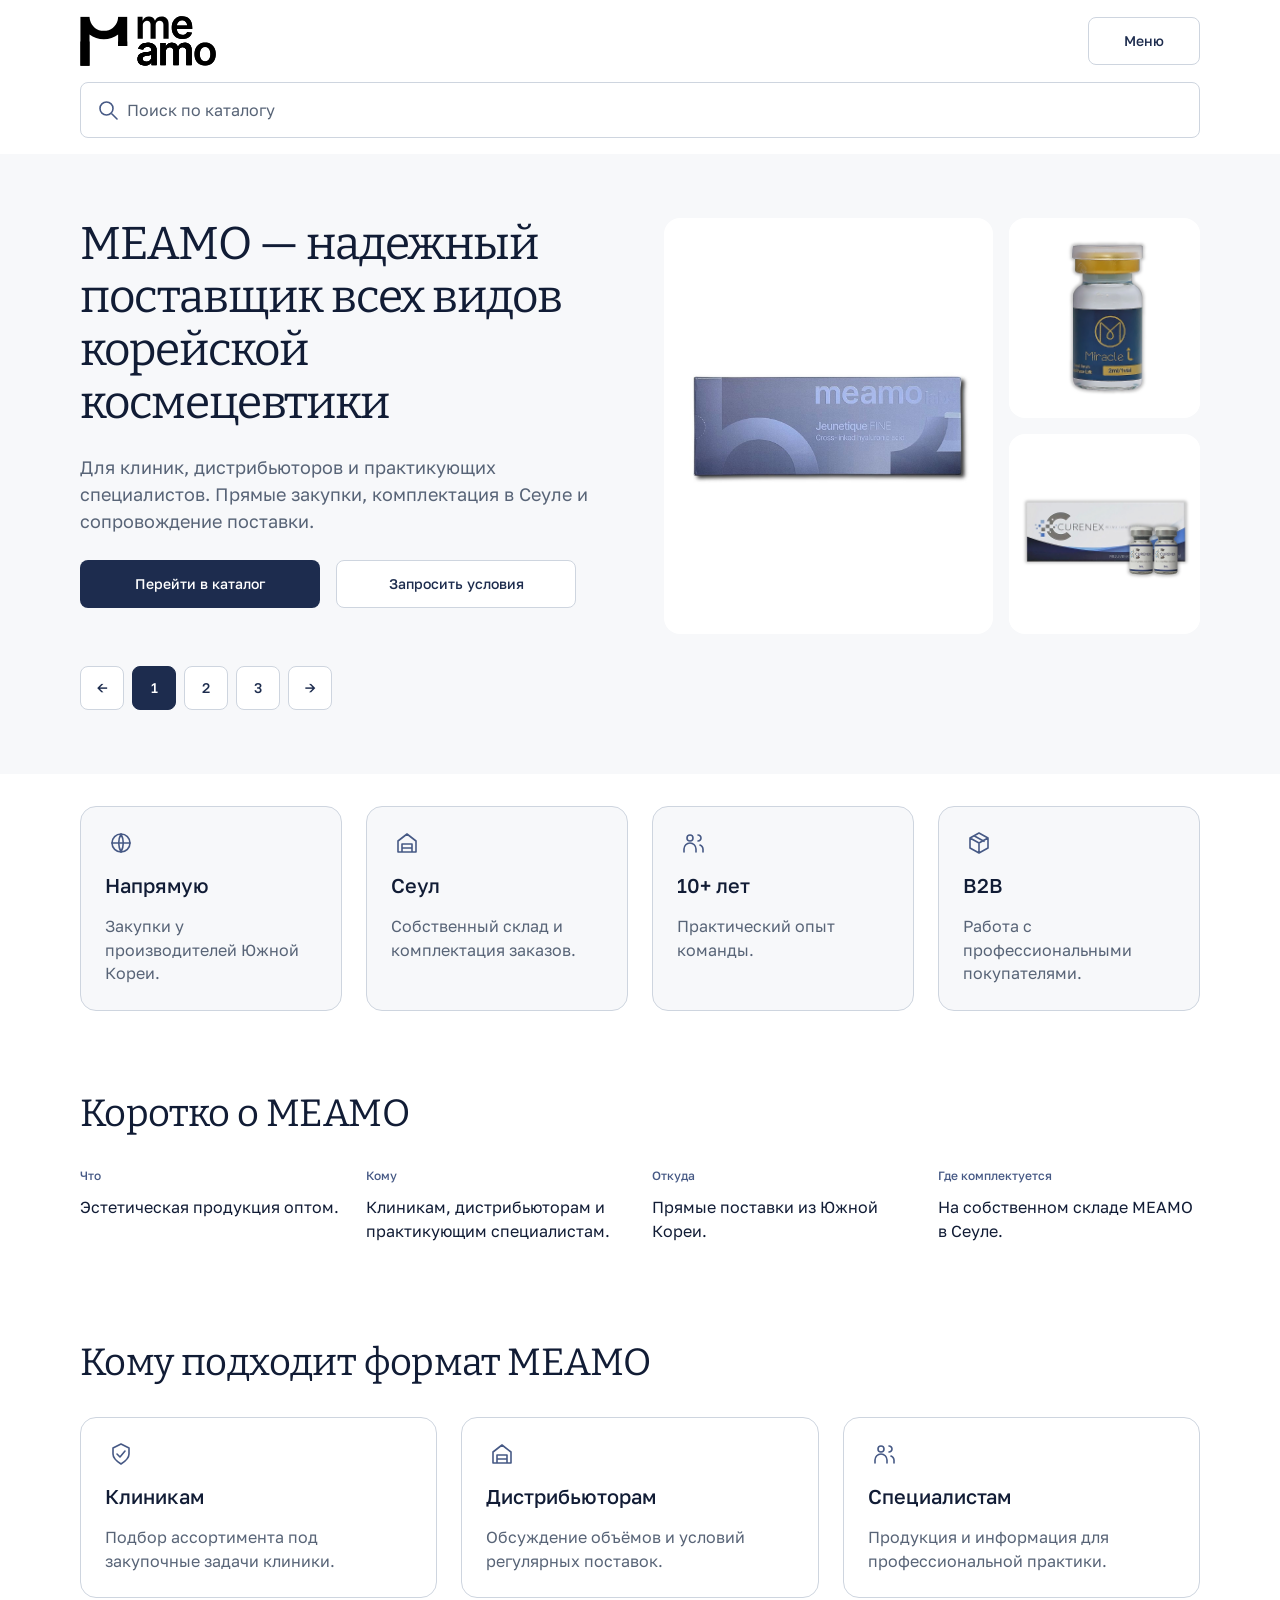
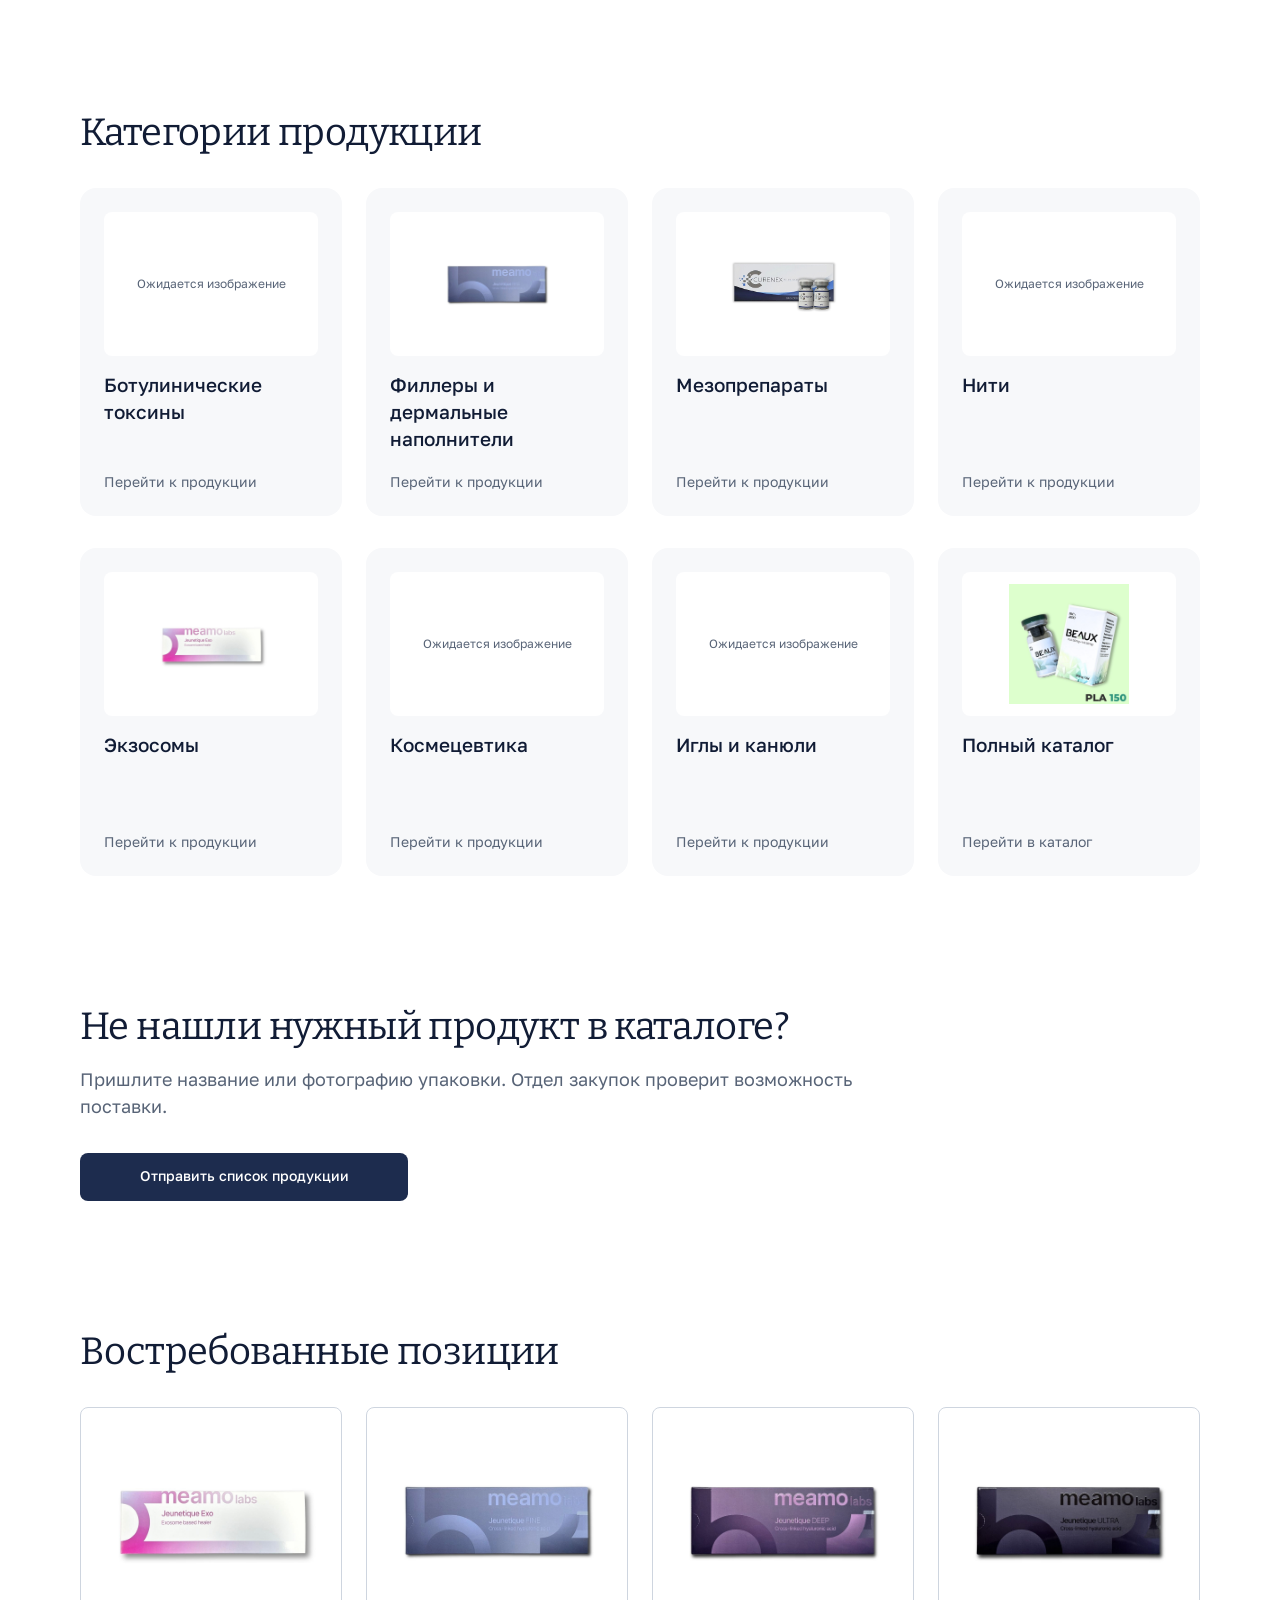
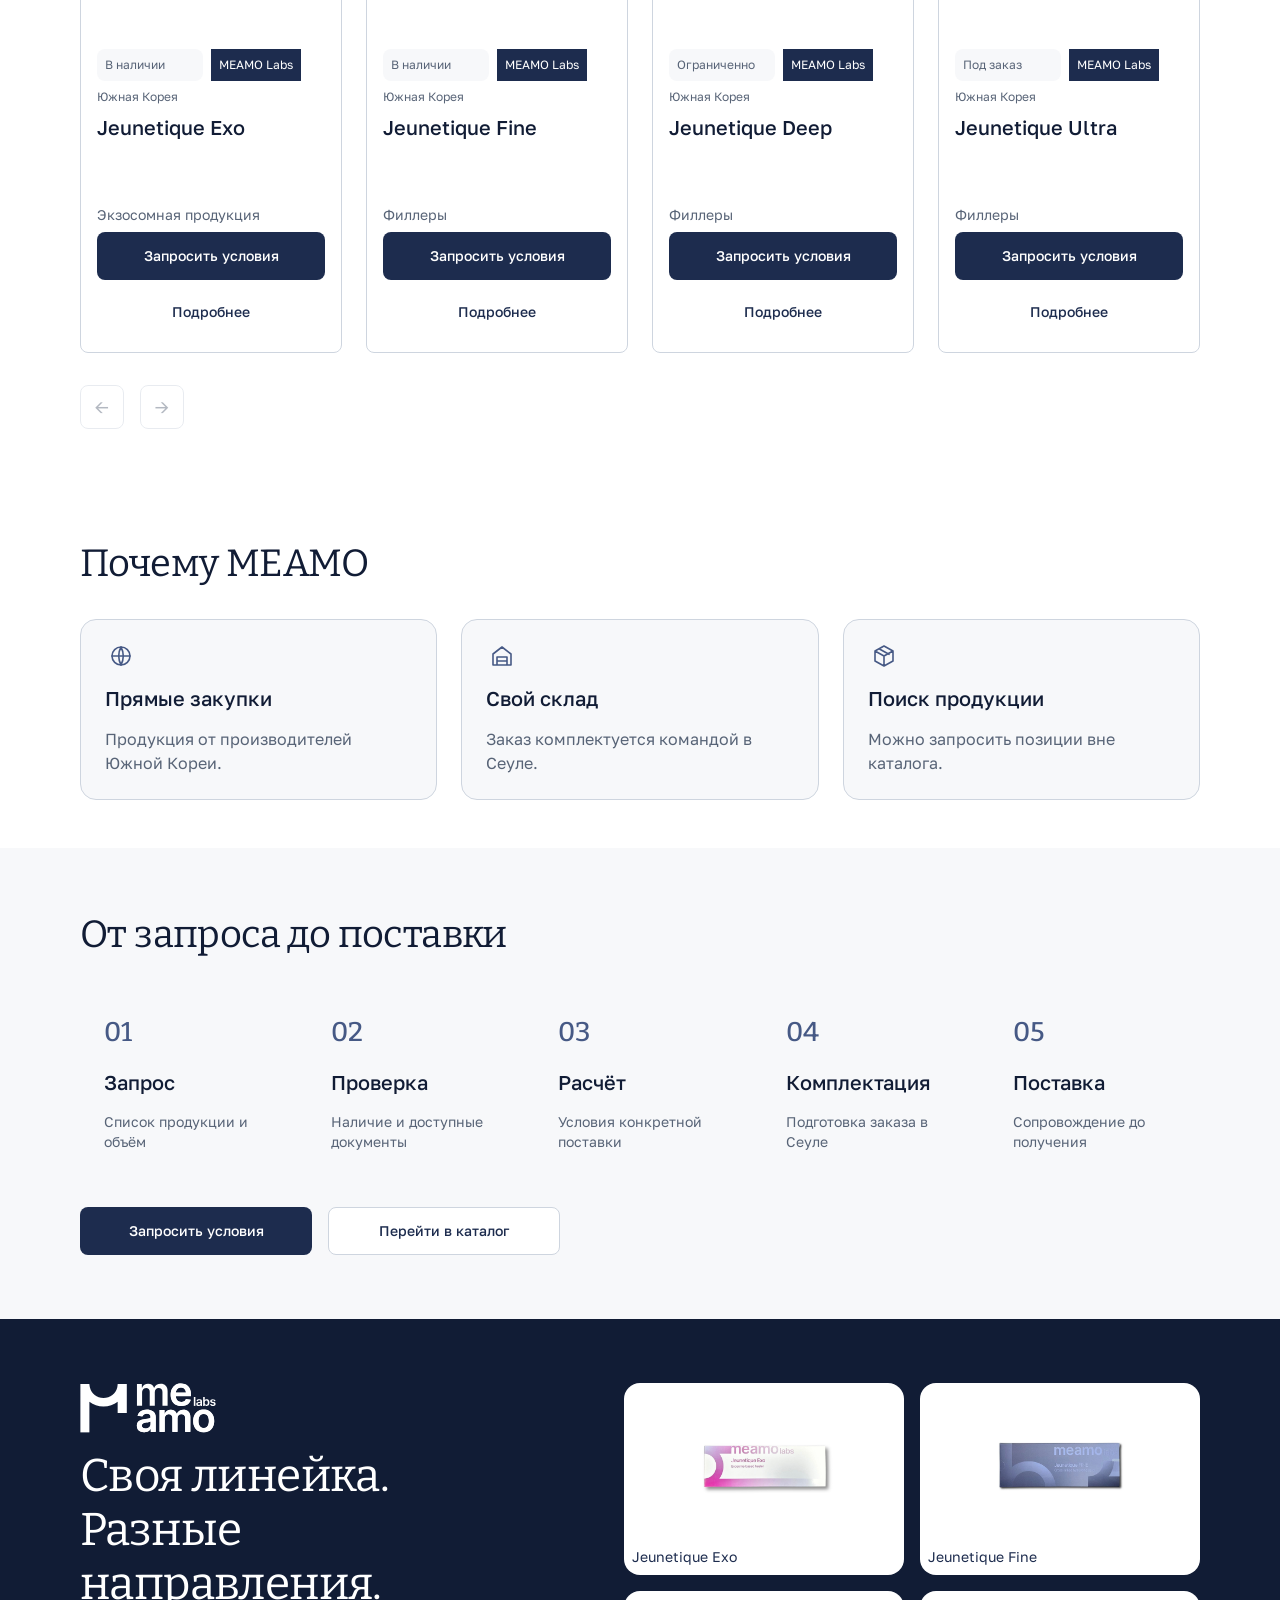
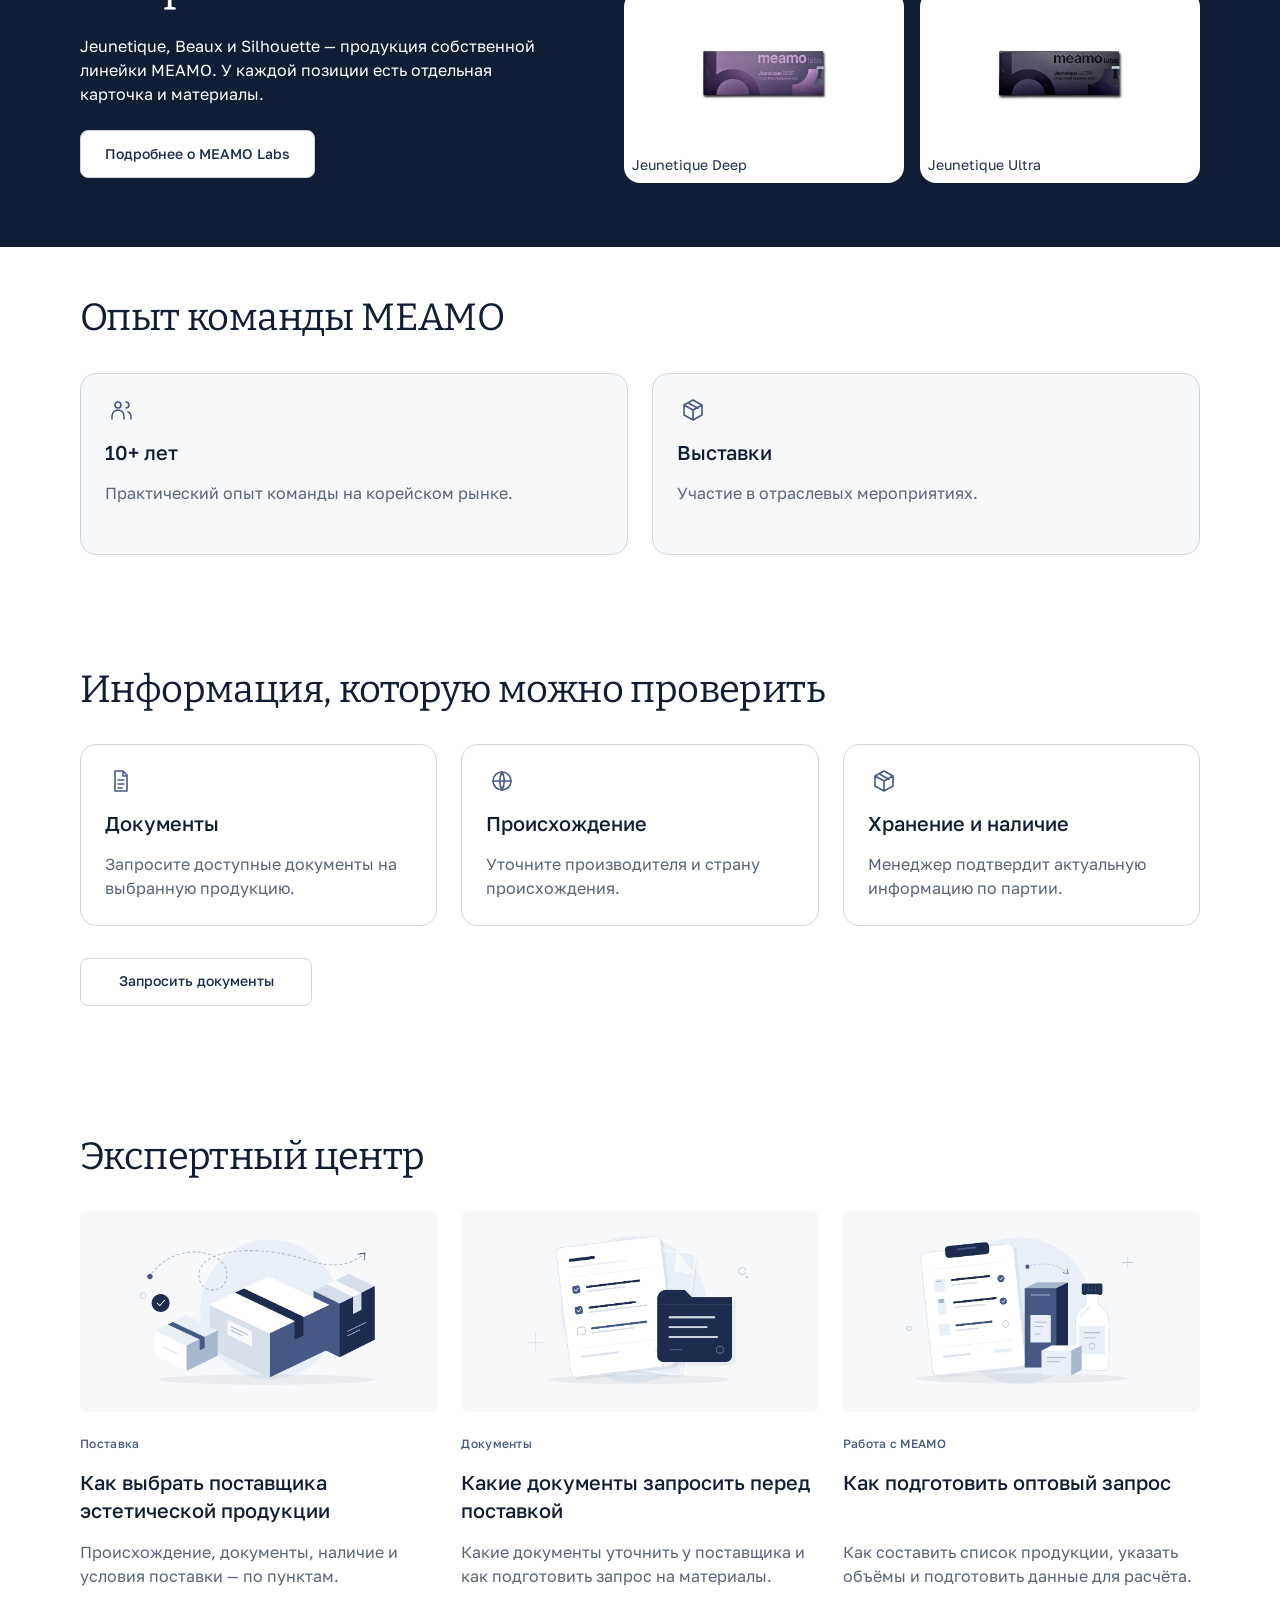
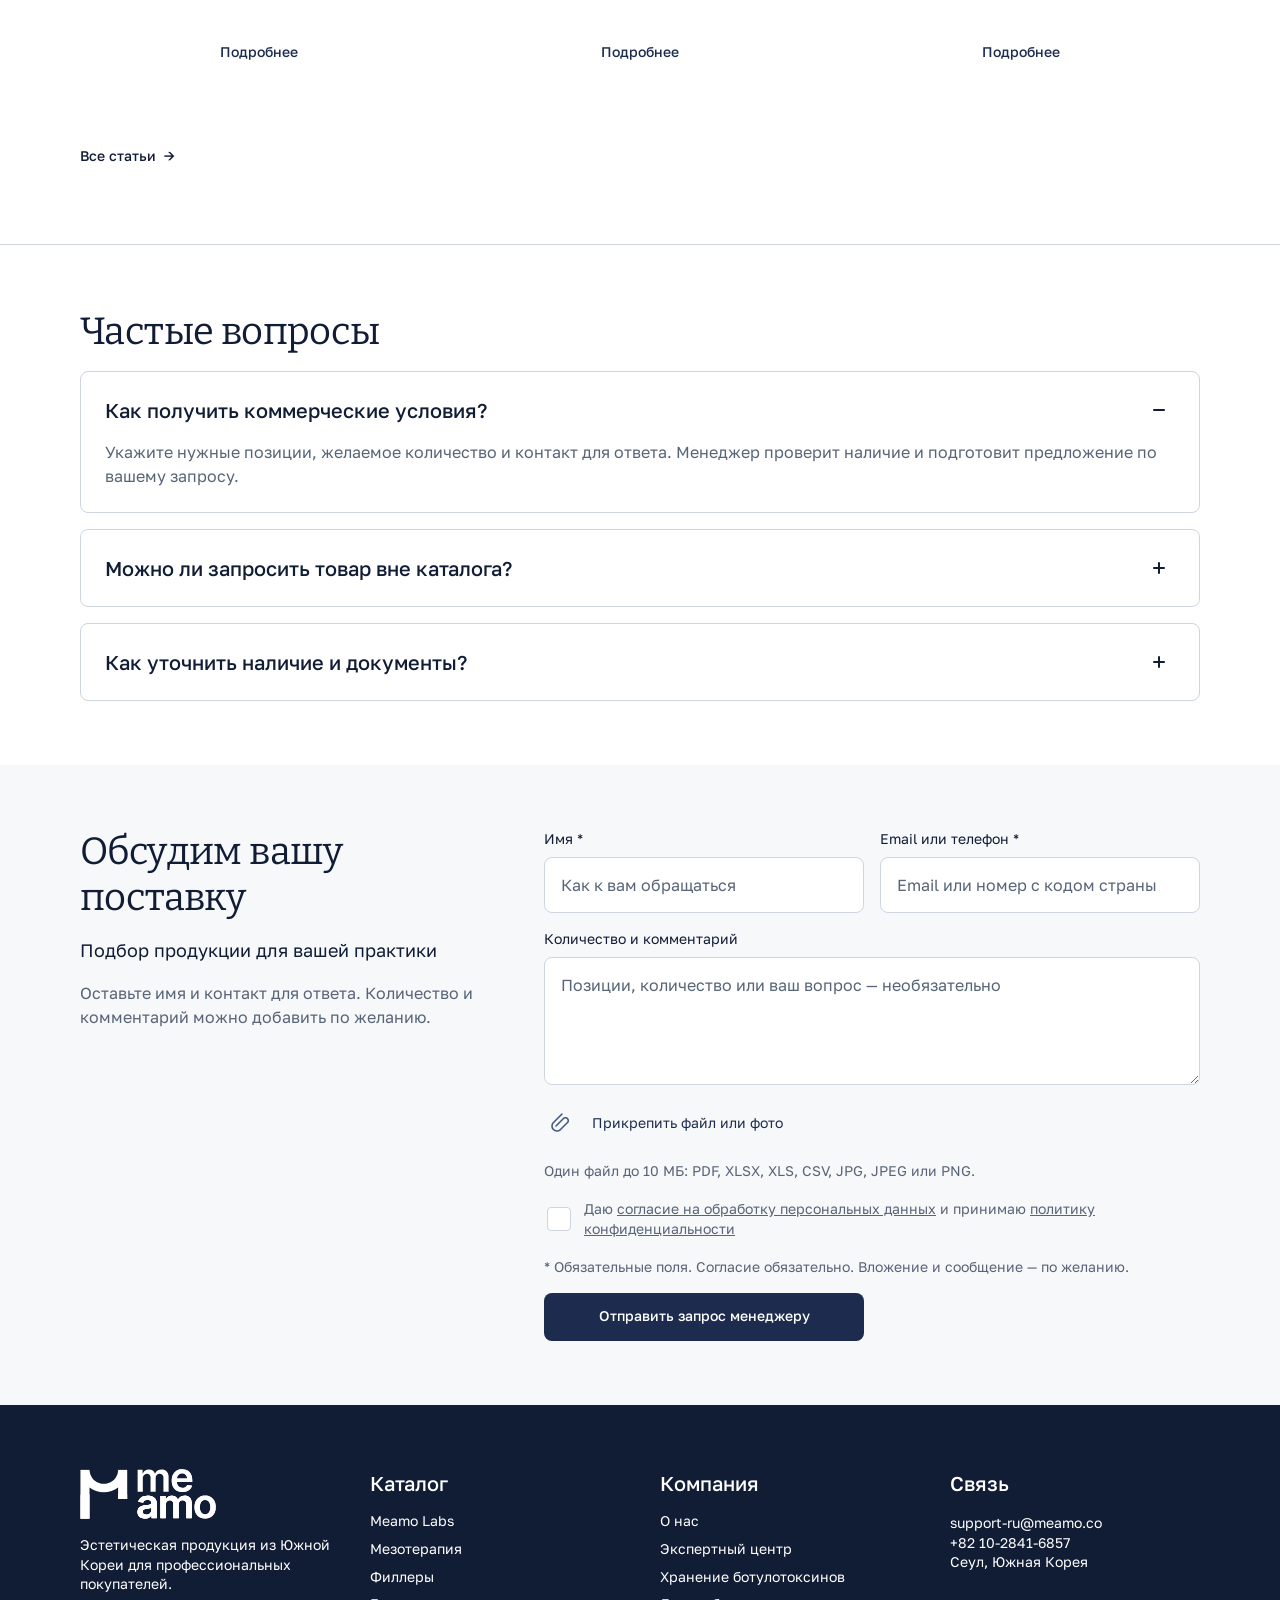
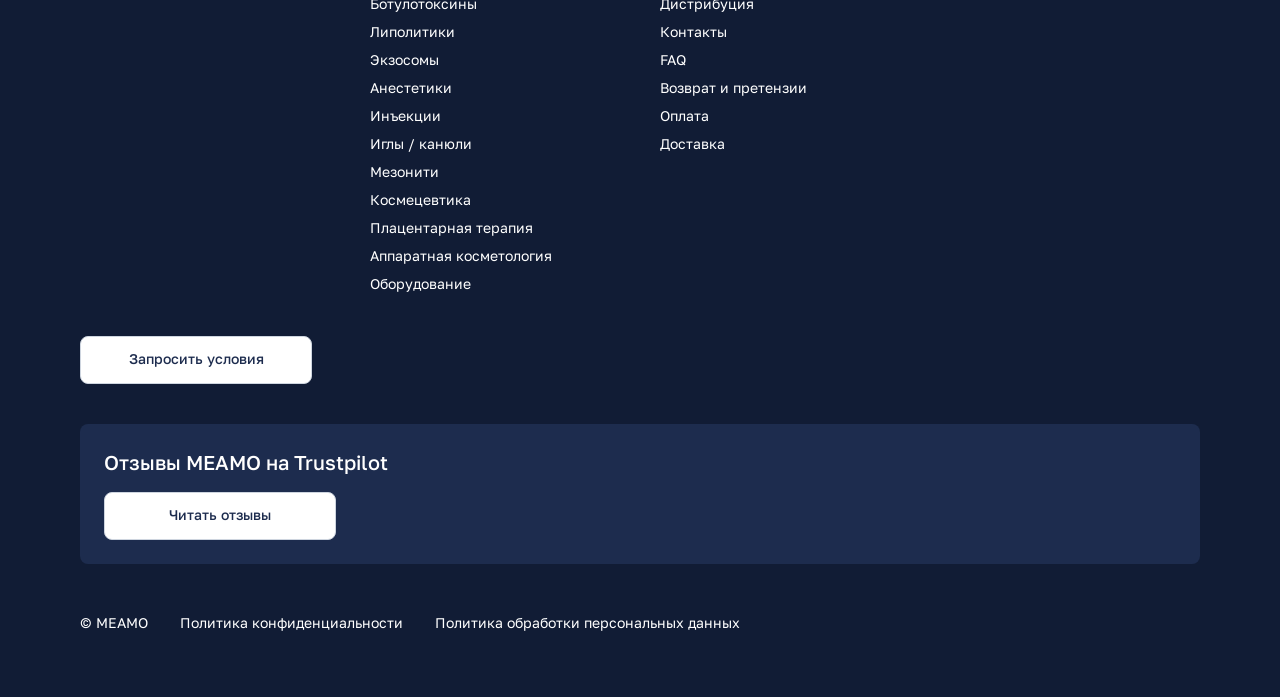
<file: index.html>
<!DOCTYPE html>
<html lang="ru">

<head>
	<meta charset="UTF-8">
	<meta name="viewport" content="width=device-width, initial-scale=1">
	<meta name="description"
		content="MEAMO — поставщик корейской космецевтики для клиник, дистрибьюторов и практикующих специалистов.">
	<title>MEAMO — корейская космецевтика для профессионалов</title>
	<link rel="icon" href="/images/icons/meamo-logo-black.svg" type="image/svg+xml">
	<link rel="stylesheet" href="/styles/css/swiper-bundle.min.css">
	<link rel="stylesheet" href="/styles/css/styles.css">
	<script src="/scripts/swiper-bundle.min.js" defer></script>
	<script src="/scripts/main.js" defer></script>
</head>

<body>
	<header class="header js-header">
		<div class="header__container container">
			<a class="header__logo" href="index.html" aria-label="MEAMO — главная"><img
					src="/images/icons/meamo-logo-black.svg" alt="MEAMO" width="136" height="50"></a>
			<button class="header__menu-toggle button button--secondary js-menu-toggle" type="button" aria-controls="header-menu"
				aria-expanded="false">Меню</button>
			<div class="header__mobile-menu js-menu" id="header-menu">
				<nav class="header__nav" aria-label="Основная навигация">
					<a class="header__link js-menu-link" href="catalog.html">Каталог</a>
					<a class="header__link js-menu-link" href="labs.html">MEAMO Labs</a>
					<a class="header__link js-menu-link" href="cooperation.html">Сотрудничество</a>
					<a class="header__link js-menu-link" href="about.html">О компании</a>
					<a class="header__link js-menu-link" href="expert-center.html">Экспертный центр</a>
					<a class="header__link js-menu-link" href="contacts.html">Контакты</a>
				</nav>
				<a class="header__request button js-menu-link js-request-link" href="#request">Запросить условия</a>
				<button class="header__menu-close button button--link js-menu-close" type="button">Закрыть меню ×</button>
			</div>
			<form class="search js-search-form" action="catalog.html" method="get" role="search">
				<label class="visually-hidden" for="catalog-search">Поиск по каталогу: название товара или бренда</label>
				<button class="search__submit" type="submit" aria-label="Найти в каталоге"><img src="/images/icons/search.svg"
						alt="" width="24" height="24"></button>
				<input class="search__field js-search-input" id="catalog-search" type="search" name="q"
					placeholder="Поиск по каталогу: название товара или бренда">
			</form>
		</div>
	</header>

	<main>
		<section class="hero-split hero-split--home js-home-hero" aria-labelledby="home-title">
			<div class="hero-split__container container">
				<div class="hero-split__copy">
					<h1 id="home-title">MEAMO — надежный поставщик всех видов корейской космецевтики</h1>
					<p class="hero-split__intro">Для клиник, дистрибьюторов и практикующих специалистов. Прямые закупки,
						комплектация в Сеуле и сопровождение поставки.</p>
					<div class="hero-split__actions">
						<a class="button" href="catalog.html">Перейти в каталог</a>
						<a class="button button--secondary js-request-link" href="#request">Запросить условия</a>
					</div>
				</div>
				<div class="hero-split__slider swiper js-hero-slider" id="home-products" role="group" aria-roledescription="карусель"
					aria-label="Продукция MEAMO">
					<div class="swiper-wrapper">
						<div class="hero-split__media swiper-slide" aria-hidden="false">
							<div class="hero-split__product hero-split__product--main"><img
									src="/images/products/Jeunetique%20Fine.jpg" alt="Упаковка Jeunetique Fine" width="1000" height="1000"
									fetchpriority="high"></div>
							<div class="hero-split__product"><img src="/images/products/Miracle%20L.jpg" alt="Флакон Miracle L"
									width="800" height="800"></div>
							<div class="hero-split__product"><img src="/images/products/Curenex.jpg" alt="Упаковка Curenex"
									width="1000" height="1000"></div>
						</div>
						<div class="hero-split__media swiper-slide" aria-hidden="true" inert>
							<div class="hero-split__product hero-split__product--main"><img src="/images/products/Miracle%20L.jpg"
									alt="Флакон Miracle L" width="800" height="800"></div>
							<div class="hero-split__product"><img src="/images/products/Curenex.jpg" alt="Упаковка Curenex"
									width="1000" height="1000"></div>
							<div class="hero-split__product"><img src="/images/products/Jeunetique%20Fine.jpg"
									alt="Упаковка Jeunetique Fine" width="1000" height="1000"></div>
						</div>
						<div class="hero-split__media swiper-slide" aria-hidden="true" inert>
							<div class="hero-split__product hero-split__product--main"><img src="/images/products/Curenex.jpg"
									alt="Упаковка Curenex" width="1000" height="1000"></div>
							<div class="hero-split__product"><img src="/images/products/Jeunetique%20Fine.jpg"
									alt="Упаковка Jeunetique Fine" width="1000" height="1000"></div>
							<div class="hero-split__product"><img src="/images/products/Miracle%20L.jpg" alt="Флакон Miracle L"
									width="800" height="800"></div>
						</div>
					</div>
				</div>
				<div class="hero-split__controls" role="group" aria-label="Управление слайдами" aria-controls="home-products">
					<button class="hero-split__control js-hero-prev" type="button" data-direction="-1" aria-label="Предыдущий слайд">←</button>
					<button class="hero-split__control js-hero-slide" type="button" data-slide="0" aria-label="Слайд 1"
						aria-pressed="true">1</button>
					<button class="hero-split__control js-hero-slide" type="button" data-slide="1" aria-label="Слайд 2"
						aria-pressed="false">2</button>
					<button class="hero-split__control js-hero-slide" type="button" data-slide="2" aria-label="Слайд 3"
						aria-pressed="false">3</button>
					<button class="hero-split__control js-hero-next" type="button" data-direction="1" aria-label="Следующий слайд">→</button>
				</div>
				<p class="hero-split__status visually-hidden js-hero-status" role="status" aria-atomic="true">Слайд 1 из 3</p>
			</div>
		</section>

		<section class="padding-sm" aria-label="Преимущества MEAMO">
			<div class="container grid">
				<div class="card card--icon"><img class="card__icon" src="/images/icons/globe.svg" alt="" width="32"
						height="24">
					<h2 class="card__title">Напрямую</h2>
					<p class="card__description">Закупки у производителей Южной Кореи.</p>
				</div>
				<div class="card card--icon"><img class="card__icon" src="/images/icons/warehouse.svg" alt="" width="32"
						height="24">
					<h2 class="card__title">Сеул</h2>
					<p class="card__description">Собственный склад и комплектация заказов.</p>
				</div>
				<div class="card card--icon"><img class="card__icon" src="/images/icons/people.svg" alt="" width="32"
						height="24">
					<h2 class="card__title">10+ лет</h2>
					<p class="card__description">Практический опыт команды.</p>
				</div>
				<div class="card card--icon"><img class="card__icon" src="/images/icons/box.svg" alt="" width="32" height="24">
					<h2 class="card__title">B2B</h2>
					<p class="card__description">Работа с профессиональными покупателями.</p>
				</div>
			</div>
		</section>

		<section class="section padding-md" aria-labelledby="about-title">
			<div class="container">
				<div class="section-heading">
					<h2 id="about-title">Коротко о MEAMO</h2>
				</div>
				<div class="grid">
					<div class="card card--text">
						<h3 class="card__label">Что</h3>
						<p>Эстетическая продукция оптом.</p>
					</div>
					<div class="card card--text">
						<h3 class="card__label">Кому</h3>
						<p>Клиникам, дистрибьюторам и практикующим специалистам.</p>
					</div>
					<div class="card card--text">
						<h3 class="card__label">Откуда</h3>
						<p>Прямые поставки из Южной Кореи.</p>
					</div>
					<div class="card card--text">
						<h3 class="card__label">Где комплектуется</h3>
						<p>На собственном складе MEAMO в Сеуле.</p>
					</div>
				</div>
			</div>
		</section>

		<section class="section padding-md" aria-labelledby="audience-title">
			<div class="container">
				<div class="section-heading">
					<h2 id="audience-title">Кому подходит формат MEAMO</h2>
				</div>
				<div class="grid grid--three">
					<div class="card card--icon card--white">
						<picture class="card__icon">
							<source media="(max-width: 768px)" srcset="/images/icons/people.svg"><img src="/images/icons/shield.svg"
								alt="" width="32" height="24">
						</picture>
						<h3 class="card__title">Клиникам</h3>
						<p class="card__description">Подбор ассортимента под закупочные задачи клиники.</p>
					</div>
					<div class="card card--icon card--white">
						<picture class="card__icon">
							<source media="(max-width: 768px)" srcset="/images/icons/people.svg"><img
								src="/images/icons/warehouse.svg" alt="" width="32" height="24">
						</picture>
						<h3 class="card__title">Дистрибьюторам</h3>
						<p class="card__description">Обсуждение объёмов и условий регулярных поставок.</p>
					</div>
					<div class="card card--icon card--white"><img class="card__icon" src="/images/icons/people.svg" alt=""
							width="32" height="24">
						<h3 class="card__title">Специалистам</h3>
						<p class="card__description">Продукция и информация для профессиональной практики.</p>
					</div>
				</div>
			</div>
		</section>

		<section class="section padding-lg" aria-labelledby="categories-title">
			<div class="container">
				<div class="section-heading">
					<h2 id="categories-title">Категории продукции</h2>
				</div>
				<div class="category-grid">
					<a class="category-card" href="catalog.html?category=botulinum-toxins">
						<div class="category-card__media"><span class="category-card__placeholder">Ожидается изображение</span>
						</div>
						<h3 class="category-card__title">Ботулинические токсины</h3>
						<p class="category-card__caption">Перейти к продукции</p>
					</a>
					<a class="category-card" href="catalog.html?category=fillers">
						<div class="category-card__media"><img src="/images/products/Jeunetique%20Fine.jpg" alt="" width="1000"
								height="1000" loading="lazy"></div>
						<h3 class="category-card__title">Филлеры и дермальные наполнители</h3>
						<p class="category-card__caption">Перейти к продукции</p>
					</a>
					<a class="category-card" href="catalog.html?category=mesotherapy">
						<div class="category-card__media"><img src="/images/products/Curenex.jpg" alt="" width="1000" height="1000"
								loading="lazy"></div>
						<h3 class="category-card__title">Мезопрепараты</h3>
						<p class="category-card__caption">Перейти к продукции</p>
					</a>
					<a class="category-card" href="catalog.html?category=threads">
						<div class="category-card__media"><span class="category-card__placeholder">Ожидается изображение</span>
						</div>
						<h3 class="category-card__title">Нити</h3>
						<p class="category-card__caption">Перейти к продукции</p>
					</a>
					<a class="category-card" href="catalog.html?category=exosomes">
						<div class="category-card__media"><img src="/images/products/Jeunetique%20Exo.jpg" alt="" width="1000"
								height="1000" loading="lazy"></div>
						<h3 class="category-card__title">Экзосомы</h3>
						<p class="category-card__caption">Перейти к продукции</p>
					</a>
					<a class="category-card" href="catalog.html?category=cosmeceuticals">
						<div class="category-card__media"><span class="category-card__placeholder">Ожидается изображение</span>
						</div>
						<h3 class="category-card__title">Космецевтика</h3>
						<p class="category-card__caption">Перейти к продукции</p>
					</a>
					<a class="category-card" href="catalog.html?category=needles-cannulas">
						<div class="category-card__media"><span class="category-card__placeholder">Ожидается изображение</span>
						</div>
						<h3 class="category-card__title">Иглы и канюли</h3>
						<p class="category-card__caption">Перейти к продукции</p>
					</a>
					<a class="category-card" href="catalog.html">
						<div class="category-card__media"><img src="/images/products/Beaux.jpg" alt="" width="1000" height="1000"
								loading="lazy"></div>
						<h3 class="category-card__title">Полный каталог</h3>
						<p class="category-card__caption">Перейти в каталог</p>
					</a>
				</div>
			</div>
		</section>

		<section class="request-promo" aria-labelledby="request-promo-title">
			<div class="container">
				<div class="section-heading">
					<h2 id="request-promo-title">Не нашли нужный продукт в каталоге?</h2>
				</div>
				<p class="request-promo__text">Пришлите название или фотографию упаковки. Отдел закупок проверит возможность
					поставки.</p>
				<a class="request-promo__action button js-request-link" href="#request"
					data-request-context="Поиск продукции вне каталога">Отправить список продукции</a>
			</div>
		</section>

		<section class="products-list products-list--slider section js-products-carousel padding-lg" aria-labelledby="popular-title">
			<div class="container">
				<div class="section-heading">
					<h2 id="popular-title">Востребованные позиции</h2>
				</div>
				<div class="products-list__track swiper js-products-slider" id="popular-products" tabindex="0" role="region"
					aria-label="Подборка продукции, прокручивается горизонтально">
					<div class="products-list__items swiper-wrapper">
						<article class="product-card swiper-slide js-product-card">
							<a class="product-card__media" href="product-jeunetique-exo.html"
								aria-label="Подробнее о Jeunetique Exo"><img src="/images/products/Jeunetique%20Exo.jpg"
									alt="Упаковка Jeunetique Exo" width="1000" height="1000" loading="lazy"></a>
							<div class="product-card__content">
								<div class="product-card__labels"><span class="product-card__status">В наличии</span><span
										class="product-card__badge js-product-badge">MEAMO Labs</span></div>
								<p class="product-card__country">Южная Корея</p>
								<h3 class="product-card__title js-product-title"><a href="product-jeunetique-exo.html">Jeunetique Exo</a></h3>
								<p class="product-card__category">Экзосомная продукция</p><a class="button js-request-link" href="#request"
									data-request-context="Jeunetique Exo — запрос условий">Запросить условия</a><a
									class="product-card__details button button--link" href="product-jeunetique-exo.html">Подробнее<span
										class="visually-hidden"> о Jeunetique
										Exo</span></a>
							</div>
						</article>
						<article class="product-card swiper-slide js-product-card">
							<a class="product-card__media" href="product.html" aria-label="Подробнее о Jeunetique Fine"><img
									src="/images/products/Jeunetique%20Fine.jpg" alt="Упаковка Jeunetique Fine" width="1000" height="1000"
									loading="lazy"></a>
							<div class="product-card__content">
								<div class="product-card__labels"><span class="product-card__status">В наличии</span><span
										class="product-card__badge js-product-badge">MEAMO Labs</span></div>
								<p class="product-card__country">Южная Корея</p>
								<h3 class="product-card__title js-product-title"><a href="product.html">Jeunetique Fine</a></h3>
								<p class="product-card__category">Филлеры</p><a class="button js-request-link" href="#request"
									data-request-context="Jeunetique Fine — запрос условий">Запросить условия</a><a
									class="product-card__details button button--link" href="product.html">Подробнее<span
										class="visually-hidden"> о Jeunetique
										Fine</span></a>
							</div>
						</article>
						<article class="product-card swiper-slide js-product-card">
							<a class="product-card__media" href="product-jeunetique-deep.html"
								aria-label="Подробнее о Jeunetique Deep"><img src="/images/products/Jeunetique%20Deep.jpg"
									alt="Упаковка Jeunetique Deep" width="1000" height="1000" loading="lazy"></a>
							<div class="product-card__content">
								<div class="product-card__labels"><span class="product-card__status">Ограниченно</span><span
										class="product-card__badge js-product-badge">MEAMO Labs</span></div>
								<p class="product-card__country">Южная Корея</p>
								<h3 class="product-card__title js-product-title"><a href="product-jeunetique-deep.html">Jeunetique Deep</a></h3>
								<p class="product-card__category">Филлеры</p><a class="button js-request-link" href="#request"
									data-request-context="Jeunetique Deep — запрос условий">Запросить условия</a><a
									class="product-card__details button button--link" href="product-jeunetique-deep.html">Подробнее<span
										class="visually-hidden"> о Jeunetique
										Deep</span></a>
							</div>
						</article>
						<article class="product-card swiper-slide js-product-card">
							<a class="product-card__media" href="product-jeunetique-ultra.html"
								aria-label="Подробнее о Jeunetique Ultra"><img src="/images/products/Jeunetique%20Ultra.jpg"
									alt="Упаковка Jeunetique Ultra" width="1000" height="1000" loading="lazy"></a>
							<div class="product-card__content">
								<div class="product-card__labels"><span class="product-card__status">Под заказ</span><span
										class="product-card__badge js-product-badge">MEAMO Labs</span></div>
								<p class="product-card__country">Южная Корея</p>
								<h3 class="product-card__title js-product-title"><a href="product-jeunetique-ultra.html">Jeunetique Ultra</a></h3>
								<p class="product-card__category">Филлеры</p><a class="button js-request-link" href="#request"
									data-request-context="Jeunetique Ultra — запрос условий">Запросить условия</a><a
									class="product-card__details button button--link" href="product-jeunetique-ultra.html">Подробнее<span
										class="visually-hidden"> о Jeunetique
										Ultra</span></a>
							</div>
						</article>
					</div>
				</div>
				<div class="products-list__controls" role="group" aria-label="Прокрутка востребованных позиций"><button
						class="products-list__arrow js-products-prev" type="button" data-product-direction="-1" aria-label="Предыдущие товары"
						aria-controls="popular-products">←</button><button class="products-list__arrow js-products-next" type="button"
						data-product-direction="1" aria-label="Следующие товары" aria-controls="popular-products">→</button></div>
				<p class="products-list__hint">Листайте подборку</p>
			</div>
		</section>

		<section class="section padding-md" aria-labelledby="why-title">
			<div class="container">
				<div class="section-heading">
					<h2 id="why-title">Почему MEAMO</h2>
				</div>
				<div class="grid grid--three">
					<div class="card card--icon"><img class="card__icon" src="/images/icons/globe.svg" alt="" width="32"
							height="24">
						<h3 class="card__title">Прямые закупки</h3>
						<p class="card__description">Продукция от производителей Южной Кореи.</p>
					</div>
					<div class="card card--icon"><img class="card__icon" src="/images/icons/warehouse.svg" alt="" width="32"
							height="24">
						<h3 class="card__title">Свой склад</h3>
						<p class="card__description">Заказ комплектуется командой в Сеуле.</p>
					</div>
					<div class="card card--icon"><img class="card__icon" src="/images/icons/box.svg" alt="" width="32"
							height="24">
						<h3 class="card__title">Поиск продукции</h3>
						<p class="card__description">Можно запросить позиции вне каталога.</p>
					</div>
				</div>
			</div>
		</section>

		<section class="supply-process" aria-labelledby="process-title">
			<div class="container">
				<div class="section-heading">
					<h2 id="process-title">От запроса до поставки</h2>
				</div>
				<ol class="supply-process__steps">
					<li class="supply-process__step"><span class="supply-process__number" aria-hidden="true">01</span>
						<h3 class="supply-process__title">Запрос</h3>
						<p>Список продукции и объём</p>
					</li>
					<li class="supply-process__step"><span class="supply-process__number" aria-hidden="true">02</span>
						<h3 class="supply-process__title">Проверка</h3>
						<p>Наличие и доступные документы</p>
					</li>
					<li class="supply-process__step"><span class="supply-process__number" aria-hidden="true">03</span>
						<h3 class="supply-process__title">Расчёт</h3>
						<p>Условия конкретной поставки</p>
					</li>
					<li class="supply-process__step"><span class="supply-process__number" aria-hidden="true">04</span>
						<h3 class="supply-process__title">Комплектация</h3>
						<p>Подготовка заказа в Сеуле</p>
					</li>
					<li class="supply-process__step"><span class="supply-process__number" aria-hidden="true">05</span>
						<h3 class="supply-process__title">Поставка</h3>
						<p>Сопровождение до получения</p>
					</li>
				</ol>
				<div class="supply-process__actions"><a class="button js-request-link" href="#request">Запросить условия</a><a
						class="button button--secondary" href="catalog.html">Перейти в каталог</a></div>
			</div>
		</section>

		<section class="labs-presentation" aria-labelledby="labs-title">
			<div class="labs-presentation__container container">
				<div class="labs-presentation__copy"><img class="labs-presentation__logo"
						src="/images/icons/meamo-labs-logo-white.svg" alt="MEAMO Labs" width="136" height="50" loading="lazy">
					<h2 id="labs-title">Своя линейка.<br>Разные<br>направления.</h2>
					<p>Jeunetique, Beaux и Silhouette — продукция собственной линейки MEAMO. У каждой позиции есть отдельная
						карточка и материалы.</p><a class="button button--secondary" href="labs.html">Подробнее о MEAMO
						Labs</a>
				</div>
				<div class="labs-presentation__products">
					<a class="labs-presentation__product" href="product-jeunetique-exo.html"><img
							src="/images/products/Jeunetique%20Exo.jpg" alt="" width="1000" height="1000"
							loading="lazy"><span>Jeunetique Exo</span></a>
					<a class="labs-presentation__product" href="product.html"><img src="/images/products/Jeunetique%20Fine.jpg"
							alt="" width="1000" height="1000" loading="lazy"><span>Jeunetique Fine</span></a>
					<a class="labs-presentation__product" href="product-jeunetique-deep.html"><img
							src="/images/products/Jeunetique%20Deep.jpg" alt="" width="1000" height="1000"
							loading="lazy"><span>Jeunetique Deep</span></a>
					<a class="labs-presentation__product" href="product-jeunetique-ultra.html"><img
							src="/images/products/Jeunetique%20Ultra.jpg" alt="" width="1000" height="1000"
							loading="lazy"><span>Jeunetique Ultra</span></a>
				</div>
			</div>
		</section>

		<section class="section padding-md" aria-labelledby="experience-title">
			<div class="container">
				<div class="section-heading">
					<h2 id="experience-title">Опыт команды MEAMO</h2>
				</div>
				<div class="grid grid--two">
					<div class="card card--text card--white"><img class="card__icon" src="/images/icons/people.svg" alt=""
							width="32" height="24">
						<h3 class="card__title">10+ лет</h3>
						<p class="card__description">Практический опыт команды на корейском рынке.</p>
					</div>
					<div class="card card--text card--white"><img class="card__icon" src="/images/icons/box.svg" alt="" width="32"
							height="24">
						<h3 class="card__title">Выставки</h3>
						<p class="card__description">Участие в отраслевых мероприятиях.</p>
					</div>
				</div>
			</div>
		</section>

		<section class="section padding-lg" aria-labelledby="verification-title">
			<div class="container">
				<div class="section-heading">
					<h2 id="verification-title">Информация, которую можно проверить</h2>
				</div>
				<div class="grid grid--three">
					<div class="card card--icon card--white"><img class="card__icon" src="/images/icons/document.svg" alt=""
							width="32" height="24">
						<h3 class="card__title">Документы</h3>
						<p class="card__description">Запросите доступные документы на выбранную продукцию.</p>
					</div>
					<div class="card card--icon card--white"><img class="card__icon" src="/images/icons/globe.svg" alt=""
							width="32" height="24">
						<h3 class="card__title">Происхождение</h3>
						<p class="card__description">Уточните производителя и страну происхождения.</p>
					</div>
					<div class="card card--icon card--white"><img class="card__icon" src="/images/icons/box.svg" alt="" width="32"
							height="24">
						<h3 class="card__title">Хранение и наличие</h3>
						<p class="card__description">Менеджер подтвердит актуальную информацию по партии.</p>
					</div>
				</div>
				<a class="section__action button button--secondary js-request-link" href="#request"
					data-request-context="Запрос документов по продукции">Запросить документы</a>
			</div>
		</section>

		<section class="expert-center section padding-lg" aria-labelledby="expert-title">
			<div class="container">
				<div class="section-heading">
					<h2 id="expert-title">Экспертный центр</h2>
				</div>
				<div class="expert-center__grid grid grid--three">
					<article class="article-card"><a class="article-card__media" href="article-supplier.html"
							aria-label="Как выбрать поставщика эстетической продукции"><img src="/images/Illustrations/logistics.jpg"
								alt="" width="1200" height="675" loading="lazy"></a>
						<p class="article-card__topic">Поставка</p>
						<h3 class="article-card__title">Как выбрать поставщика эстетической продукции</h3>
						<p class="article-card__description">Происхождение, документы, наличие и условия поставки — по пунктам.</p>
						<a class="article-card__link button button--link" href="article-supplier.html">Подробнее<span
								class="visually-hidden"> о выборе поставщика</span></a>
					</article>
					<article class="article-card"><a class="article-card__media" href="article-documents.html"
							aria-label="Какие документы запросить перед поставкой"><img src="/images/Illustrations/documents.jpg"
								alt="" width="1200" height="675" loading="lazy"></a>
						<p class="article-card__topic">Документы</p>
						<h3 class="article-card__title">Какие документы запросить перед поставкой</h3>
						<p class="article-card__description">Какие документы уточнить у поставщика и как подготовить запрос на
							материалы.</p><a class="article-card__link button button--link"
							href="article-documents.html">Подробнее<span class="visually-hidden"> о документах перед
								поставкой</span></a>
					</article>
					<article class="article-card"><a class="article-card__media" href="article.html"
							aria-label="Как подготовить оптовый запрос"><img src="/images/Illustrations/procurement.jpg" alt=""
								width="1200" height="675" loading="lazy"></a>
						<p class="article-card__topic">Работа с MEAMO</p>
						<h3 class="article-card__title">Как подготовить оптовый запрос</h3>
						<p class="article-card__description">Как составить список продукции, указать объёмы и подготовить данные для
							расчёта.</p><a class="article-card__link button button--link" href="article.html">Подробнее<span
								class="visually-hidden"> о подготовке оптового
								запроса</span></a>
					</article>
				</div>
				<a class="expert-center__all" href="expert-center.html">Все статьи <span aria-hidden="true">→</span></a>
			</div>
		</section>

		<section class="faq js-faq" aria-labelledby="faq-title">
			<div class="container">
				<div class="section-heading">
					<h2 id="faq-title">Частые вопросы</h2>
				</div>
				<div class="faq__items">
					<div class="faq__item js-faq-item">
						<h3 class="faq__heading"><button class="faq__toggle js-faq-toggle" id="faq-question-1" type="button" aria-expanded="true"
								aria-controls="faq-answer-1">Как получить коммерческие условия?<span class="faq__indicator"
									aria-hidden="true"></span></button></h3>
						<div class="faq__answer js-faq-answer" role="region" id="faq-answer-1" aria-labelledby="faq-question-1"
							aria-hidden="false">
							<div class="faq__content">
								<p>Укажите нужные позиции, желаемое количество и контакт для ответа. Менеджер проверит наличие и
									подготовит предложение по вашему запросу.</p>
							</div>
						</div>
					</div>
					<div class="faq__item js-faq-item">
						<h3 class="faq__heading"><button class="faq__toggle js-faq-toggle" id="faq-question-2" type="button" aria-expanded="false"
								aria-controls="faq-answer-2">Можно ли запросить товар вне каталога?<span class="faq__indicator"
									aria-hidden="true"></span></button></h3>
						<div class="faq__answer js-faq-answer" role="region" id="faq-answer-2" aria-labelledby="faq-question-2" aria-hidden="true"
							inert>
							<div class="faq__content">
								<p>Да, пришлите название или фотографию упаковки. Отдел закупок проверит возможность поставки.</p>
							</div>
						</div>
					</div>
					<div class="faq__item js-faq-item">
						<h3 class="faq__heading"><button class="faq__toggle js-faq-toggle" id="faq-question-3" type="button" aria-expanded="false"
								aria-controls="faq-answer-3">Как уточнить наличие и документы?<span class="faq__indicator"
									aria-hidden="true"></span></button></h3>
						<div class="faq__answer js-faq-answer" role="region" id="faq-answer-3" aria-labelledby="faq-question-3" aria-hidden="true"
							inert>
							<div class="faq__content">
								<p>Укажите интересующий товар и нужные материалы в <a href="#request"
										data-request-context="Уточнение наличия и документов" class="js-request-link">форме запроса</a>. Менеджер уточнит наличие и
									доступные документы по выбранной продукции.</p>
							</div>
						</div>
					</div>
				</div>
			</div>
		</section>

		<section class="compact-request js-request" id="request" aria-labelledby="request-title" tabindex="-1">
			<div class="compact-request__container container">
				<div class="compact-request__copy">
					<h2 id="request-title">Обсудим вашу поставку</h2>
					<p class="compact-request__context js-request-context" id="request-context">Подбор продукции для вашей практики</p>
					<p class="compact-request__intro">Оставьте имя и контакт для ответа. Количество и комментарий можно добавить
						по желанию.</p>
				</div>
				<form class="form form--compact js-request-form" aria-labelledby="request-title"
					aria-describedby="request-required request-status">
					<input type="hidden" name="context" value="Подбор продукции для вашей практики">
					<div class="form__row">
						<div class="form__field"><label class="form__label" for="request-name">Имя *</label><input
								class="form__input js-request-control" id="request-name" name="name" type="text" required autocomplete="name"
								placeholder="Как к вам обращаться"></div>
						<div class="form__field"><label class="form__label" for="request-contact">Email или телефон *</label><input
								class="form__input js-request-control" id="request-contact" name="contact" type="text" required autocomplete="on"
								placeholder="Email или номер с кодом страны"></div>
					</div>
					<div class="form__field"><label class="form__label" for="request-message">Количество и
							комментарий</label><textarea class="form__textarea js-request-control" id="request-message" name="message" rows="4"
							placeholder="Позиции, количество или ваш вопрос — необязательно"></textarea></div>
					<div class="form__field">
						<div class="form__attachment js-request-attachment"><label class="form__file-label" for="request-file"><img
									src="/images/icons/paperclip.svg" alt="" width="32" height="24"><span class="js-request-file-label">Прикрепить файл или
									фото</span><input class="form__file js-request-file" id="request-file" name="attachment" type="file"
									accept=".pdf,.xlsx,.xls,.csv,.jpg,.jpeg,.png" aria-describedby="request-file-hint request-file-status"></label><button
								class="form__remove-file js-request-remove-file" type="button" hidden aria-label="Удалить выбранный файл">×</button><span class="form__upload-description js-request-upload-description">Список продукции или фото упаковки</span></div>
						<p class="form__hint" id="request-file-hint">Один файл до 10 МБ: PDF, XLSX, XLS, CSV, JPG, JPEG или PNG.</p>
						<p class="form__file-status visually-hidden js-request-file-status" id="request-file-status" role="status" aria-atomic="true"></p>
					</div>
					<div class="form__consent"><input class="form__checkbox-input js-request-control" id="request-consent" name="consent"
							type="checkbox" value="yes" required><label class="form__checkbox-label" for="request-consent">Даю <a
								href="personal-data.html">согласие на обработку персональных данных</a> и принимаю <a
								href="privacy.html">политику конфиденциальности</a></label></div>
					<p class="form__hint" id="request-required">* Обязательные поля. Согласие обязательно. Вложение и сообщение — по желанию.</p>
					<p class="form__status js-request-status" id="request-status" role="status" aria-atomic="true" hidden></p>
					<button class="form__submit button js-request-submit" type="submit" aria-describedby="request-required request-status">Отправить
						запрос
						менеджеру</button>
				</form>
				<div class="form__success js-request-success" tabindex="-1" hidden>
					<h2>Запрос отправлен</h2>
					<p><span class="form__success-desktop">Спасибо! Мы получили ваш запрос. Менеджер свяжется с вами по указанному контакту.</span><span class="form__success-mobile">Менеджер свяжется с вами по указанным контактам.</span></p>
					<a class="button" href="catalog.html">Перейти в каталог</a>
					<p class="form__hint">Можно продолжить просмотр каталога.</p>
				</div>
			</div>
		</section>
	</main>

	<footer class="footer">
		<div class="footer__container container">
			<div class="footer__columns">
				<div class="footer__brand"><a href="index.html" aria-label="MEAMO — главная"><img
							src="/images/icons/meamo-logo-white.svg" alt="MEAMO" width="136" height="50" loading="lazy"></a>
					<p>Эстетическая продукция из Южной Кореи для профессиональных покупателей.</p>
				</div>
				<nav class="footer__group" aria-labelledby="footer-catalog">
					<h2 id="footer-catalog">Каталог</h2>
					<ul class="footer__links">
						<li><a href="labs.html">Meamo Labs</a></li>
						<li><a href="catalog.html?category=mesotherapy">Мезотерапия</a></li>
						<li><a href="catalog.html?category=fillers">Филлеры</a></li>
						<li><a href="catalog.html?category=botulinum-toxins">Ботулотоксины</a></li>
						<li><a href="catalog.html?category=lipolytics">Липолитики</a></li>
						<li><a href="catalog.html?category=exosomes">Экзосомы</a></li>
						<li><a href="catalog.html?category=anesthetics">Анестетики</a></li>
						<li><a href="catalog.html?category=injections">Инъекции</a></li>
						<li><a href="catalog.html?category=needles-cannulas">Иглы / канюли</a></li>
						<li><a href="catalog.html?category=threads">Мезонити</a></li>
						<li><a href="catalog.html?category=cosmeceuticals">Космецевтика</a></li>
						<li><a href="catalog.html?category=placental-therapy">Плацентарная терапия</a></li>
						<li><a href="catalog.html?category=apparatus-cosmetology">Аппаратная косметология</a></li>
						<li><a href="catalog.html?category=equipment">Оборудование</a></li>
					</ul>
				</nav>
				<nav class="footer__group" aria-labelledby="footer-company">
					<h2 id="footer-company">Компания</h2>
					<ul class="footer__links">
						<li><a href="about.html">О нас</a></li>
						<li><a href="expert-center.html">Экспертный центр</a></li>
						<li><a href="article-storage.html">Хранение ботулотоксинов</a></li>
						<li><a href="cooperation.html">Дистрибуция</a></li>
						<li><a href="contacts.html">Контакты</a></li>
						<li><a href="catalog.html">FAQ</a></li>
						<li><a href="cooperation.html">Возврат и претензии</a></li>
						<li><a href="cooperation.html">Оплата</a></li>
						<li><a href="cooperation.html">Доставка</a></li>
					</ul>
				</nav>
				<div class="footer__contacts">
					<h2>Связь</h2>
					<address><a href="mailto:support-ru@meamo.co">support-ru@meamo.co</a><a href="tel:+821028416857">+82
							10-2841-6857</a><span>Сеул, Южная Корея</span></address>
				</div>
			</div>
			<a class="footer__request button button--secondary js-request-link" href="#request">Запросить условия</a>
			<div class="footer__reviews">
				<h2>Отзывы MEAMO на Trustpilot</h2>
				<a class="footer__reviews-link button button--secondary" href="/" rel="noopener noreferrer">Читать отзывы</a>
			</div>
			<div class="footer__legal"><span>© MEAMO</span><a href="privacy.html">Политика конфиденциальности</a><a
					href="personal-data.html">Политика обработки персональных данных</a></div>
		</div>
	</footer>
</body>

</html>
</file>
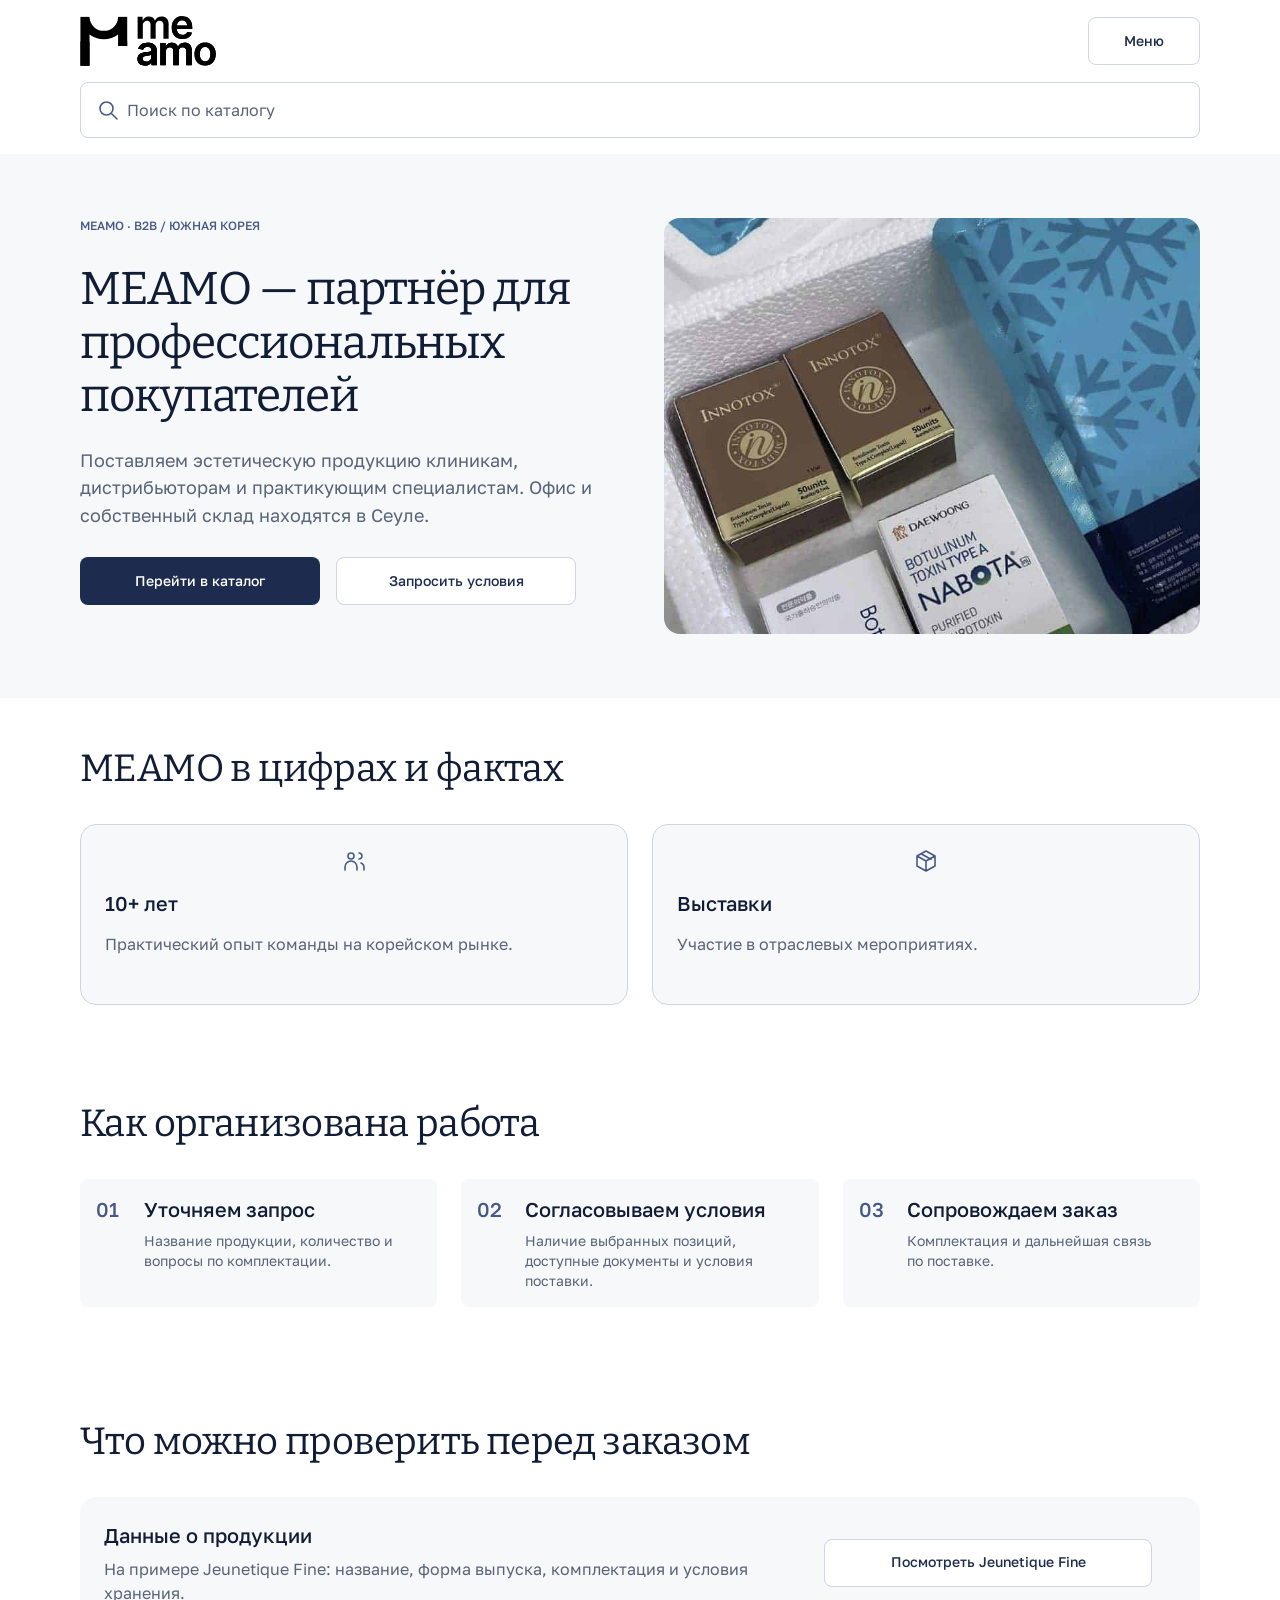
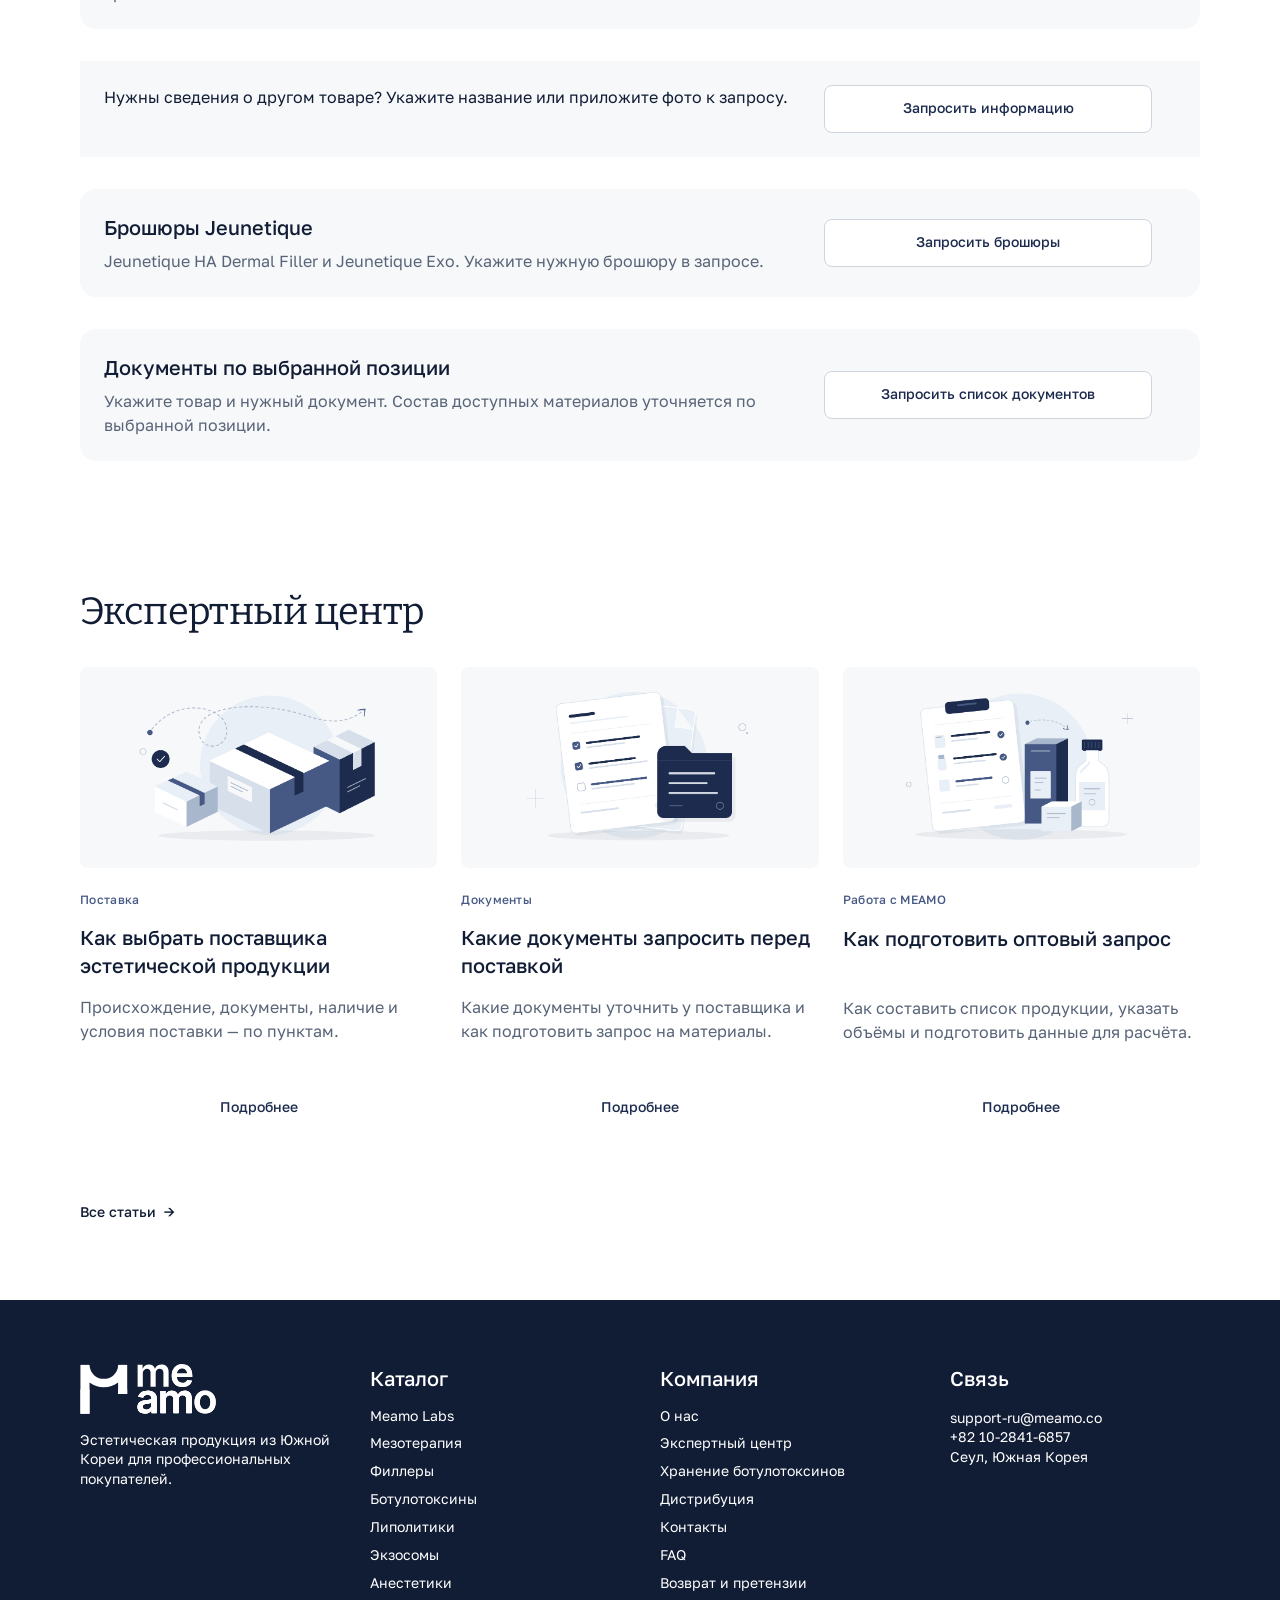
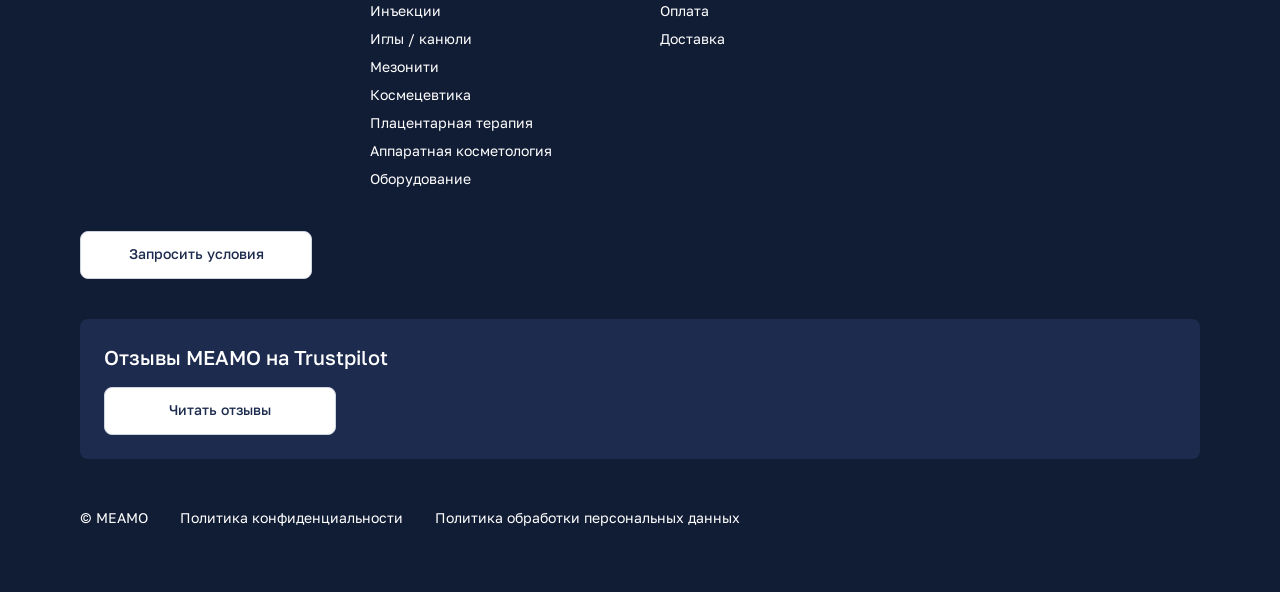
<file: about.html>
<!DOCTYPE html>
<html lang="ru">

<head>
	<meta charset="UTF-8">
	<meta name="viewport" content="width=device-width, initial-scale=1">
	<meta name="description"
		content="MEAMO — партнёр для профессиональных покупателей: опыт команды, работа с заказом и информация о продукции.">
	<title>О компании — MEAMO</title>
	<link rel="icon" href="/images/icons/meamo-logo-black.svg" type="image/svg+xml">
	<link rel="stylesheet" href="/styles/css/swiper-bundle.min.css">
	<link rel="stylesheet" href="/styles/css/styles.css">
	<script src="/scripts/swiper-bundle.min.js" defer></script>
	<script src="/scripts/main.js" defer></script>
</head>

<body>
	<header class="header js-header">
		<div class="header__container container">
			<a class="header__logo" href="index.html" aria-label="MEAMO — главная"><img
					src="/images/icons/meamo-logo-black.svg" alt="MEAMO" width="136" height="50"></a>
			<button class="header__menu-toggle button button--secondary js-menu-toggle" type="button" aria-controls="header-menu"
				aria-expanded="false">Меню</button>
			<div class="header__mobile-menu js-menu" id="header-menu">
				<nav class="header__nav" aria-label="Основная навигация">
					<a class="header__link js-menu-link" href="catalog.html">Каталог</a>
					<a class="header__link js-menu-link" href="labs.html">MEAMO Labs</a>
					<a class="header__link js-menu-link" href="cooperation.html">Сотрудничество</a>
					<a class="header__link js-menu-link" href="about.html" aria-current="page">О компании</a>
					<a class="header__link js-menu-link" href="expert-center.html">Экспертный центр</a>
					<a class="header__link js-menu-link" href="contacts.html">Контакты</a>
				</nav>
				<a class="header__request button js-menu-link" href="cooperation.html#request">Запросить условия</a>
				<button class="header__menu-close button button--link js-menu-close" type="button">Закрыть меню ×</button>
			</div>
			<form class="search js-search-form" action="catalog.html" method="get" role="search">
				<label class="visually-hidden" for="catalog-search">Поиск по каталогу: название товара или бренда</label>
				<button class="search__submit" type="submit" aria-label="Найти в каталоге"><img src="/images/icons/search.svg"
						alt="" width="24" height="24"></button>
				<input class="search__field js-search-input" id="catalog-search" type="search" name="q"
					placeholder="Поиск по каталогу: название товара или бренда">
			</form>
		</div>
	</header>

	<main>
		<section class="hero-split hero-split--about" aria-labelledby="about-title">
			<div class="hero-split__container container">
				<div class="hero-split__copy">
					<p class="hero-split__eyebrow">MEAMO · B2B / Южная Корея</p>
					<h1 id="about-title">MEAMO — партнёр <span class="hero-split__title-wide">для профессиональных
							покупателей</span><span class="hero-split__title-short">профессионалов</span></h1>
					<p class="hero-split__intro">Поставляем эстетическую продукцию клиникам, дистрибьюторам и практикующим
						специалистам. Офис и собственный склад находятся в Сеуле.</p>
					<div class="hero-split__actions"><a class="button" href="catalog.html">Перейти в каталог</a><a
							class="button button--secondary" href="cooperation.html#request">Запросить условия</a></div>
				</div>
				<div class="hero-split__illustration"><img src="/images/Illustrations/about-hero.jpg"
						alt="Упаковки эстетической продукции в термоконтейнере" width="810" height="810" fetchpriority="high"></div>
			</div>
		</section>

		<section class="section padding-md" aria-labelledby="facts-title">
			<div class="container">
				<div class="section-heading">
					<h2 id="facts-title">MEAMO в цифрах и фактах</h2>
				</div>
				<div class="grid grid--two">
					<div class="card card--text card--white card--centered-icon"><img class="card__icon"
							src="/images/icons/people.svg" alt="" width="32" height="24">
						<h3 class="card__title">10+ лет</h3>
						<p class="card__description">Практический опыт команды на корейском рынке.</p>
					</div>
					<div class="card card--text card--white card--centered-icon"><img class="card__icon"
							src="/images/icons/box.svg" alt="" width="32" height="24">
						<h3 class="card__title">Выставки</h3>
						<p class="card__description">Участие в отраслевых мероприятиях.</p>
					</div>
				</div>
			</div>
		</section>
		<section class="work section padding-md" aria-labelledby="work-title">
			<div class="container">
				<div class="section-heading">
					<h2 id="work-title">Как организована работа</h2>
				</div>
				<ol class="grid grid--three">
					<li class="card card--enum"><span class="card__number" aria-hidden="true">01</span>
						<h3 class="card__title">Уточняем запрос</h3>
						<p class="card__description">Название продукции, количество и вопросы по комплектации.</p>
					</li>
					<li class="card card--enum"><span class="card__number" aria-hidden="true">02</span>
						<h3 class="card__title">Согласовываем условия</h3>
						<p class="card__description">Наличие выбранных позиций, доступные документы и условия поставки.</p>
					</li>
					<li class="card card--enum"><span class="card__number" aria-hidden="true">03</span>
						<h3 class="card__title">Сопровождаем заказ</h3>
						<p class="card__description">Комплектация и дальнейшая связь по поставке.</p>
					</li>
				</ol>
			</div>
		</section>
		<section class="topics section padding-lg" aria-labelledby="verification-title">
			<div class="container">
				<div class="section-heading">
					<h2 id="verification-title">Что можно проверить перед заказом</h2>
				</div>
				<div class="topics__list">
					<div class="topics__item">
						<div class="topics__copy">
							<h3 class="topics__title">Данные о продукции</h3>
							<p class="topics__description">На примере Jeunetique Fine: название, форма выпуска, комплектация и условия
								хранения.</p>
						</div><a class="topics__action button button--secondary" href="product.html">Посмотреть Jeunetique Fine</a>
					</div>
					<div class="topics__item topics__item--plain">
						<p class="topics__copy">Нужны сведения о другом товаре? Укажите название или приложите фото к запросу.</p><a
							class="topics__action button button--secondary"
							href="contacts.html?request=other-product#request">Запросить информацию</a>
					</div>
					<div class="topics__item">
						<div class="topics__copy">
							<h3 class="topics__title">Брошюры Jeunetique</h3>
							<p class="topics__description">Jeunetique HA Dermal Filler и Jeunetique Exo. Укажите нужную брошюру в
								запросе.</p>
						</div><a class="topics__action button button--secondary"
							href="contacts.html?request=brochures#request">Запросить брошюры</a>
					</div>
					<div class="topics__item">
						<div class="topics__copy">
							<h3 class="topics__title">Документы по выбранной позиции</h3>
							<p class="topics__description">Укажите товар и нужный документ. Состав доступных материалов уточняется по
								выбранной позиции.</p>
						</div><a class="topics__action button button--secondary"
							href="contacts.html?request=documents#request">Запросить список документов</a>
					</div>
				</div>
			</div>
		</section>
		<section class="expert-center section padding-lg" aria-labelledby="expert-title">
			<div class="container">
				<div class="section-heading">
					<h2 id="expert-title">Экспертный центр</h2>
				</div>
				<div class="expert-center__grid grid grid--three">
					<article class="article-card"><a class="article-card__media" href="article-supplier.html"
							aria-label="Как выбрать поставщика эстетической продукции"><img src="/images/Illustrations/logistics.jpg"
								alt="" width="1200" height="675" loading="lazy"></a>
						<p class="article-card__topic">Поставка</p>
						<h3 class="article-card__title">Как выбрать поставщика эстетической продукции</h3>
						<p class="article-card__description">Происхождение, документы, наличие и условия поставки — по пунктам.</p>
						<a class="article-card__link button button--link" href="article-supplier.html">Подробнее<span
								class="visually-hidden"> о выборе поставщика</span></a>
					</article>
					<article class="article-card"><a class="article-card__media" href="article-documents.html"
							aria-label="Какие документы запросить перед поставкой"><img src="/images/Illustrations/documents.jpg"
								alt="" width="1200" height="675" loading="lazy"></a>
						<p class="article-card__topic">Документы</p>
						<h3 class="article-card__title">Какие документы запросить перед поставкой</h3>
						<p class="article-card__description">Какие документы уточнить у поставщика и как подготовить запрос на
							материалы.</p><a class="article-card__link button button--link"
							href="article-documents.html">Подробнее<span class="visually-hidden"> о документах перед
								поставкой</span></a>
					</article>
					<article class="article-card"><a class="article-card__media" href="article.html"
							aria-label="Как подготовить оптовый запрос"><img src="/images/Illustrations/procurement.jpg" alt=""
								width="1200" height="675" loading="lazy"></a>
						<p class="article-card__topic">Работа с MEAMO</p>
						<h3 class="article-card__title">Как подготовить оптовый запрос</h3>
						<p class="article-card__description">Как составить список продукции, указать объёмы и подготовить данные для
							расчёта.</p><a class="article-card__link button button--link" href="article.html">Подробнее<span
								class="visually-hidden"> о подготовке оптового
								запроса</span></a>
					</article>
				</div>
				<a class="expert-center__all" href="expert-center.html">Все статьи <span aria-hidden="true">→</span></a>
			</div>
		</section>

	</main>

	<footer class="footer">
		<div class="footer__container container">
			<div class="footer__columns">
				<div class="footer__brand"><a href="index.html" aria-label="MEAMO — главная"><img
							src="/images/icons/meamo-logo-white.svg" alt="MEAMO" width="136" height="50" loading="lazy"></a>
					<p>Эстетическая продукция из Южной Кореи для профессиональных покупателей.</p>
				</div>
				<nav class="footer__group" aria-labelledby="footer-catalog">
					<h2 id="footer-catalog">Каталог</h2>
					<ul class="footer__links">
						<li><a href="labs.html">Meamo Labs</a></li>
						<li><a href="catalog.html?category=mesotherapy">Мезотерапия</a></li>
						<li><a href="catalog.html?category=fillers">Филлеры</a></li>
						<li><a href="catalog.html?category=botulinum-toxins">Ботулотоксины</a></li>
						<li><a href="catalog.html?category=lipolytics">Липолитики</a></li>
						<li><a href="catalog.html?category=exosomes">Экзосомы</a></li>
						<li><a href="catalog.html?category=anesthetics">Анестетики</a></li>
						<li><a href="catalog.html?category=injections">Инъекции</a></li>
						<li><a href="catalog.html?category=needles-cannulas">Иглы / канюли</a></li>
						<li><a href="catalog.html?category=threads">Мезонити</a></li>
						<li><a href="catalog.html?category=cosmeceuticals">Космецевтика</a></li>
						<li><a href="catalog.html?category=placental-therapy">Плацентарная терапия</a></li>
						<li><a href="catalog.html?category=apparatus-cosmetology">Аппаратная косметология</a></li>
						<li><a href="catalog.html?category=equipment">Оборудование</a></li>
					</ul>
				</nav>
				<nav class="footer__group" aria-labelledby="footer-company">
					<h2 id="footer-company">Компания</h2>
					<ul class="footer__links">
						<li><a href="about.html">О нас</a></li>
						<li><a href="expert-center.html">Экспертный центр</a></li>
						<li><a href="article-storage.html">Хранение ботулотоксинов</a></li>
						<li><a href="cooperation.html">Дистрибуция</a></li>
						<li><a href="contacts.html">Контакты</a></li>
						<li><a href="catalog.html">FAQ</a></li>
						<li><a href="cooperation.html">Возврат и претензии</a></li>
						<li><a href="cooperation.html">Оплата</a></li>
						<li><a href="cooperation.html">Доставка</a></li>
					</ul>
				</nav>
				<div class="footer__contacts">
					<h2>Связь</h2>
					<address><a href="mailto:support-ru@meamo.co">support-ru@meamo.co</a><a href="tel:+821028416857">+82
							10-2841-6857</a><span>Сеул, Южная Корея</span></address>
				</div>
			</div>
			<a class="footer__request button button--secondary" href="cooperation.html#request">Запросить условия</a>
			<div class="footer__reviews">
				<h2>Отзывы MEAMO на Trustpilot</h2>
				<a class="footer__reviews-link button button--secondary" href="/" rel="noopener noreferrer">Читать отзывы</a>
			</div>
			<div class="footer__legal"><span>© MEAMO</span><a href="privacy.html">Политика конфиденциальности</a><a
					href="personal-data.html">Политика обработки персональных данных</a></div>
		</div>
	</footer>
</body>

</html>
</file>
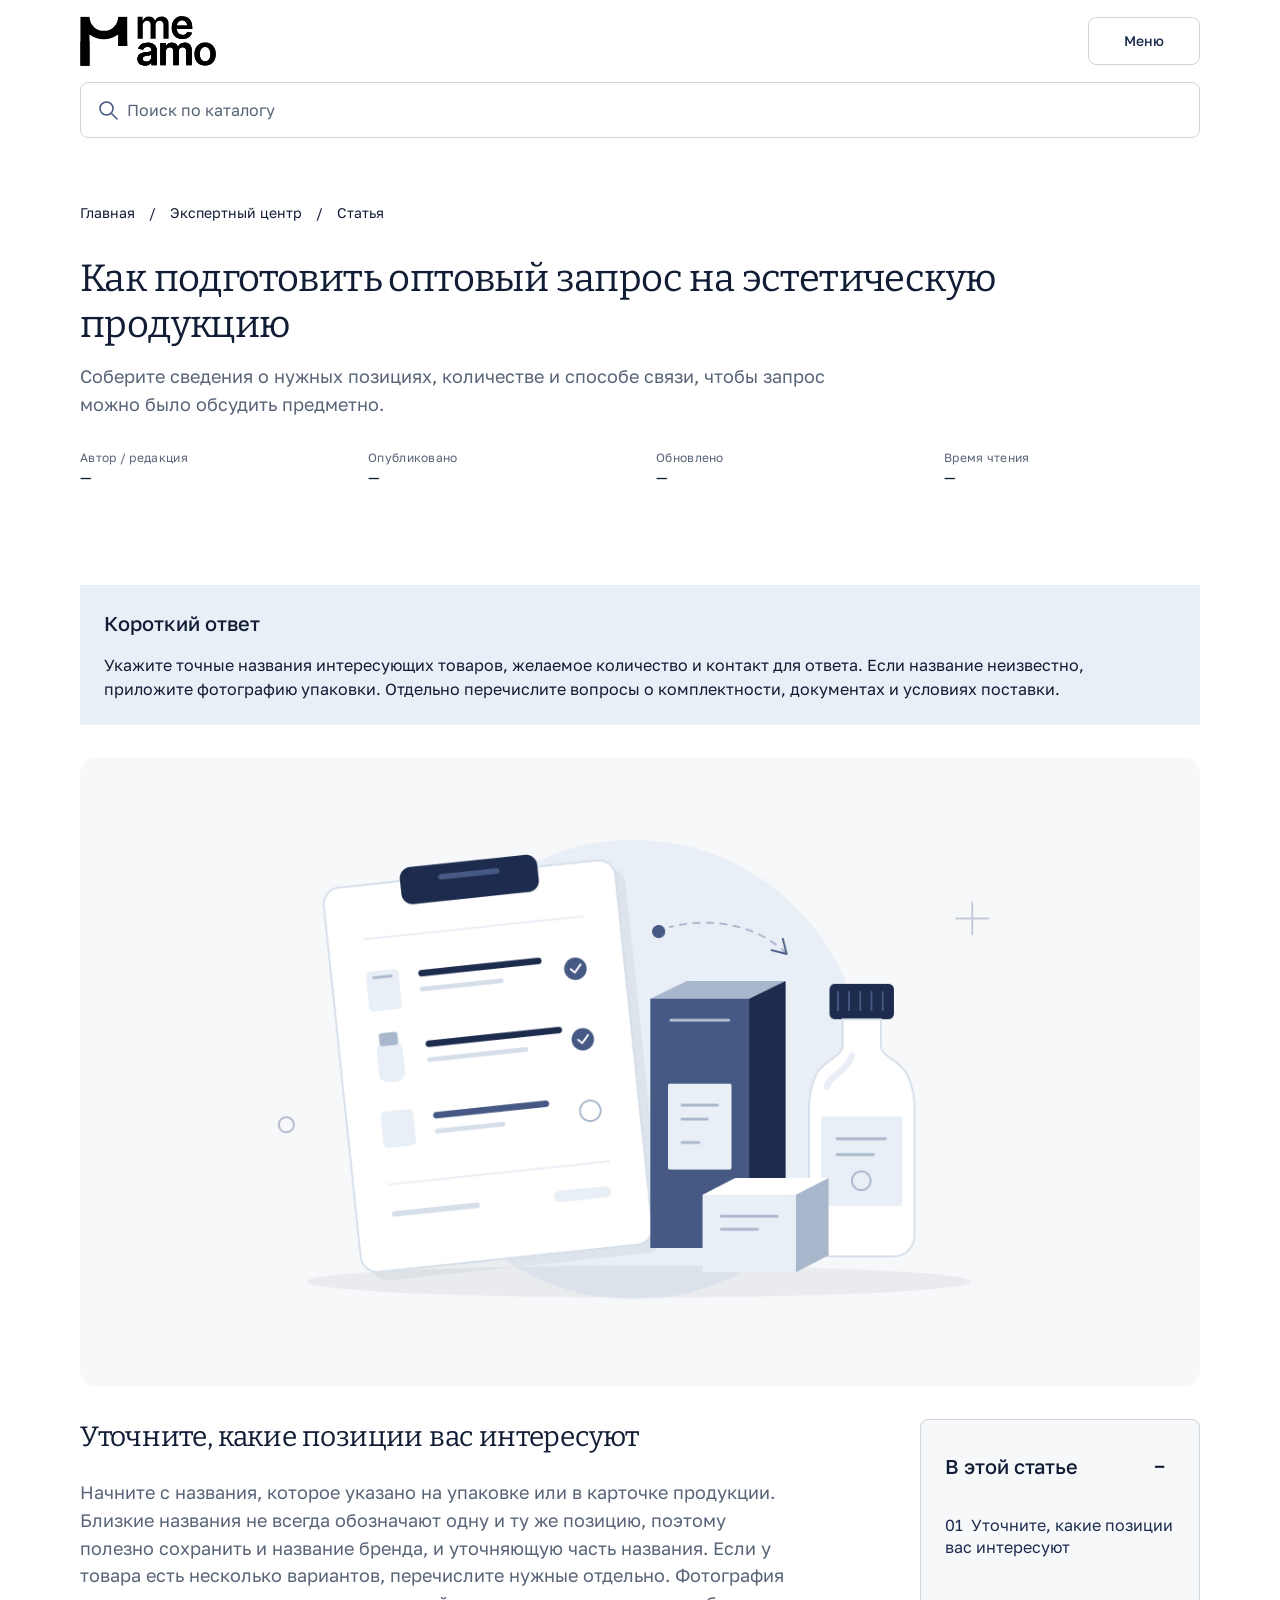
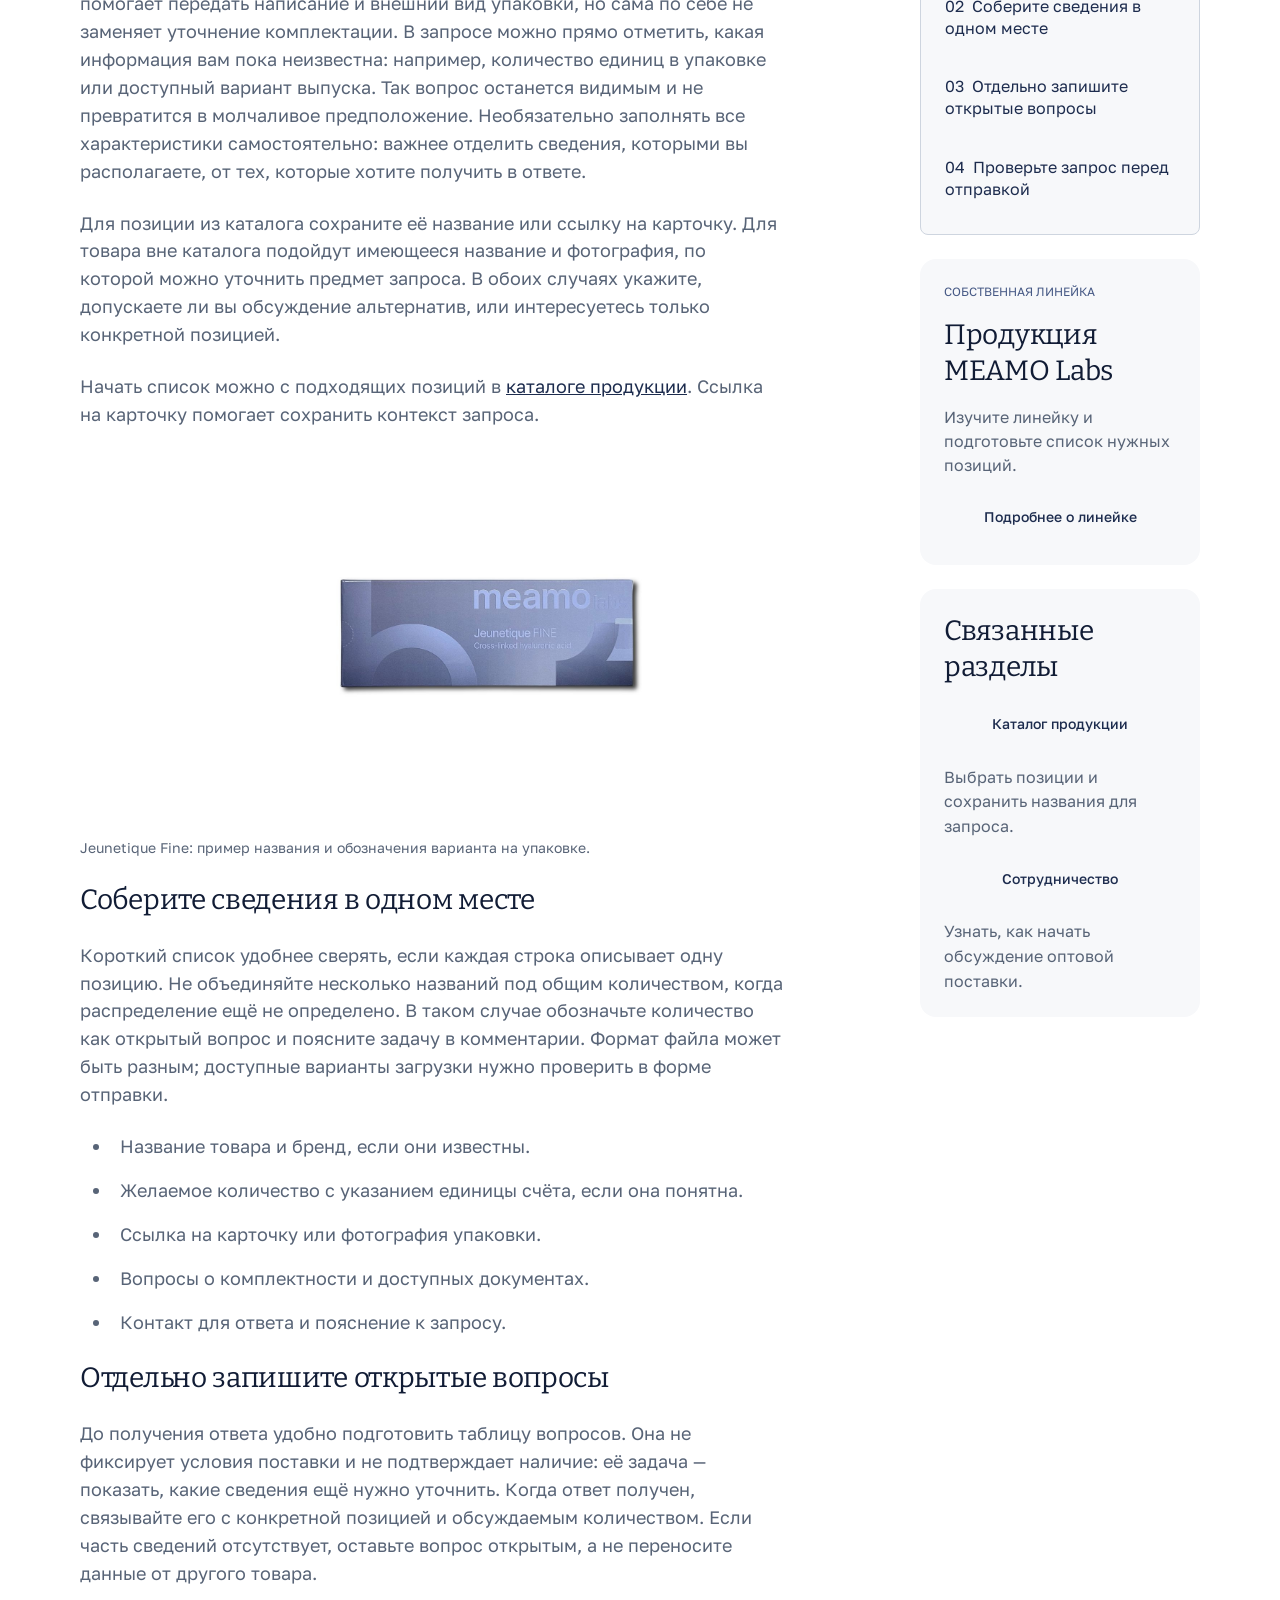
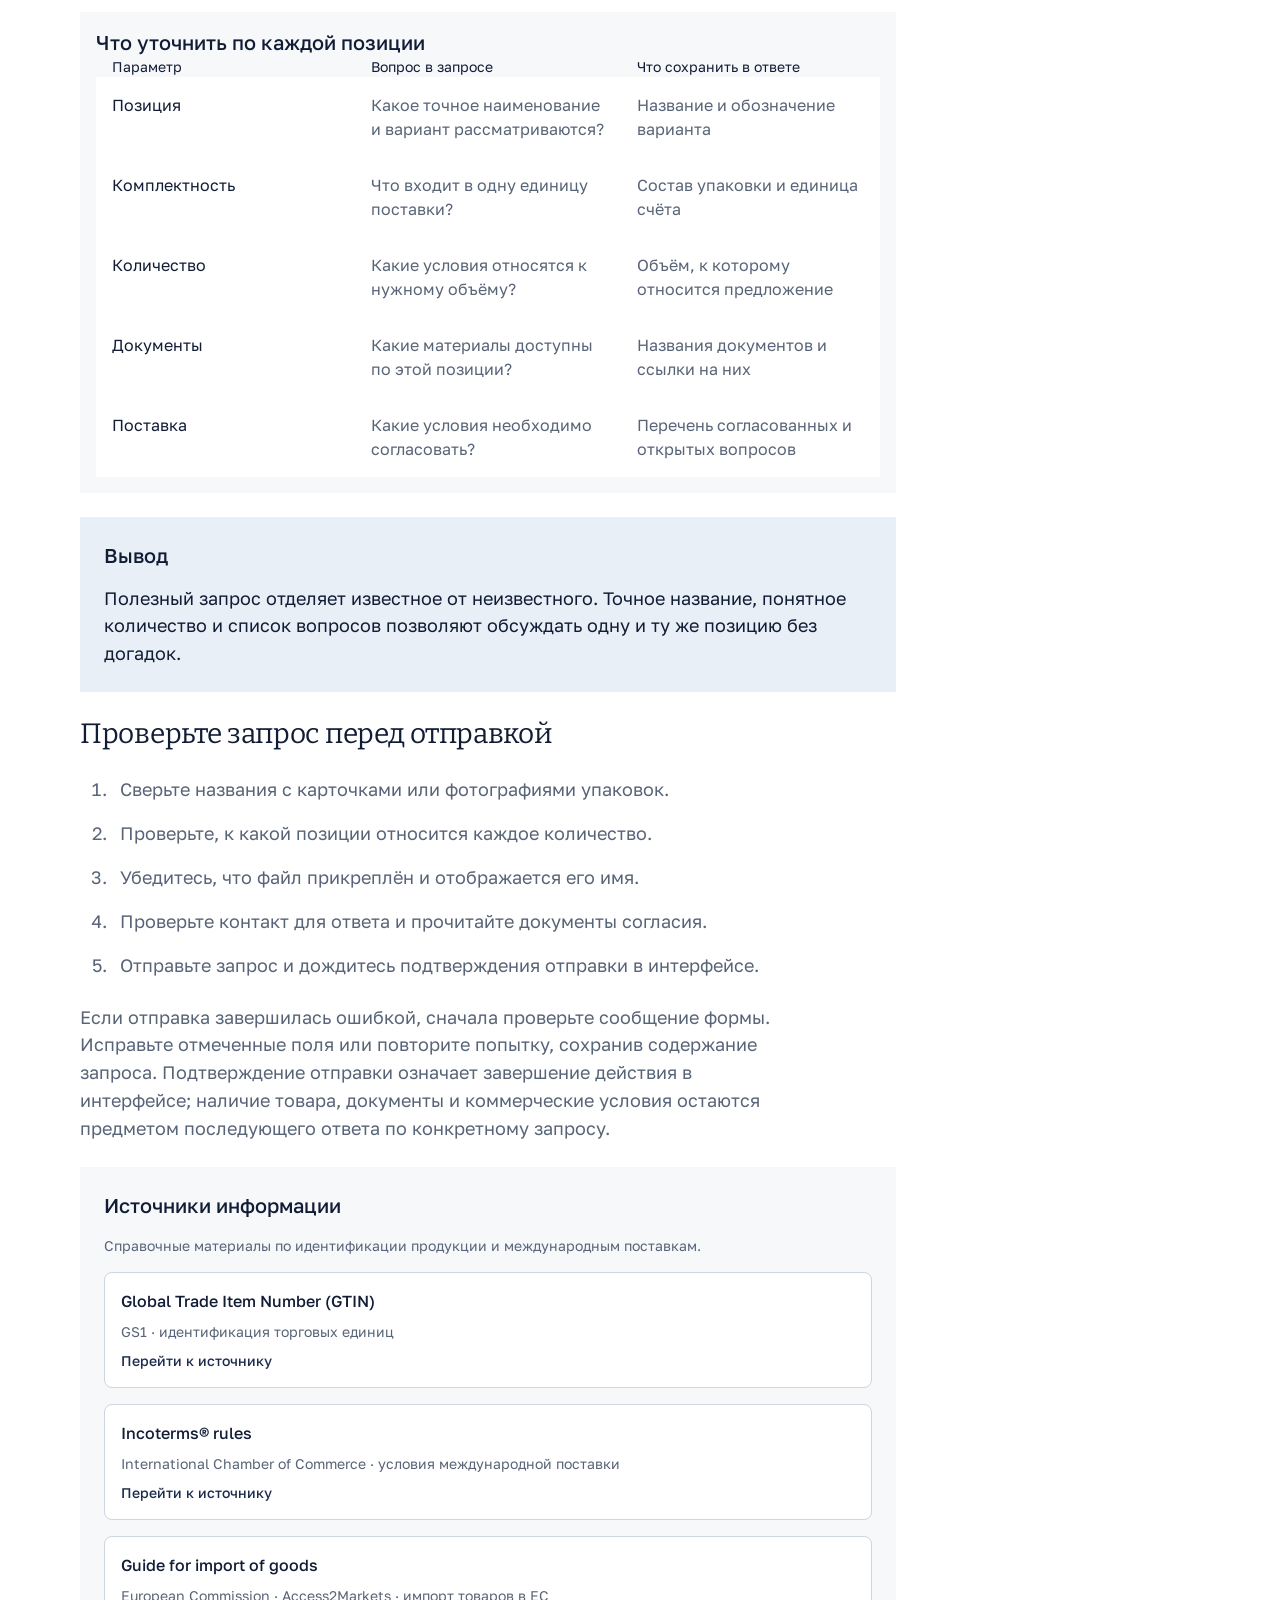
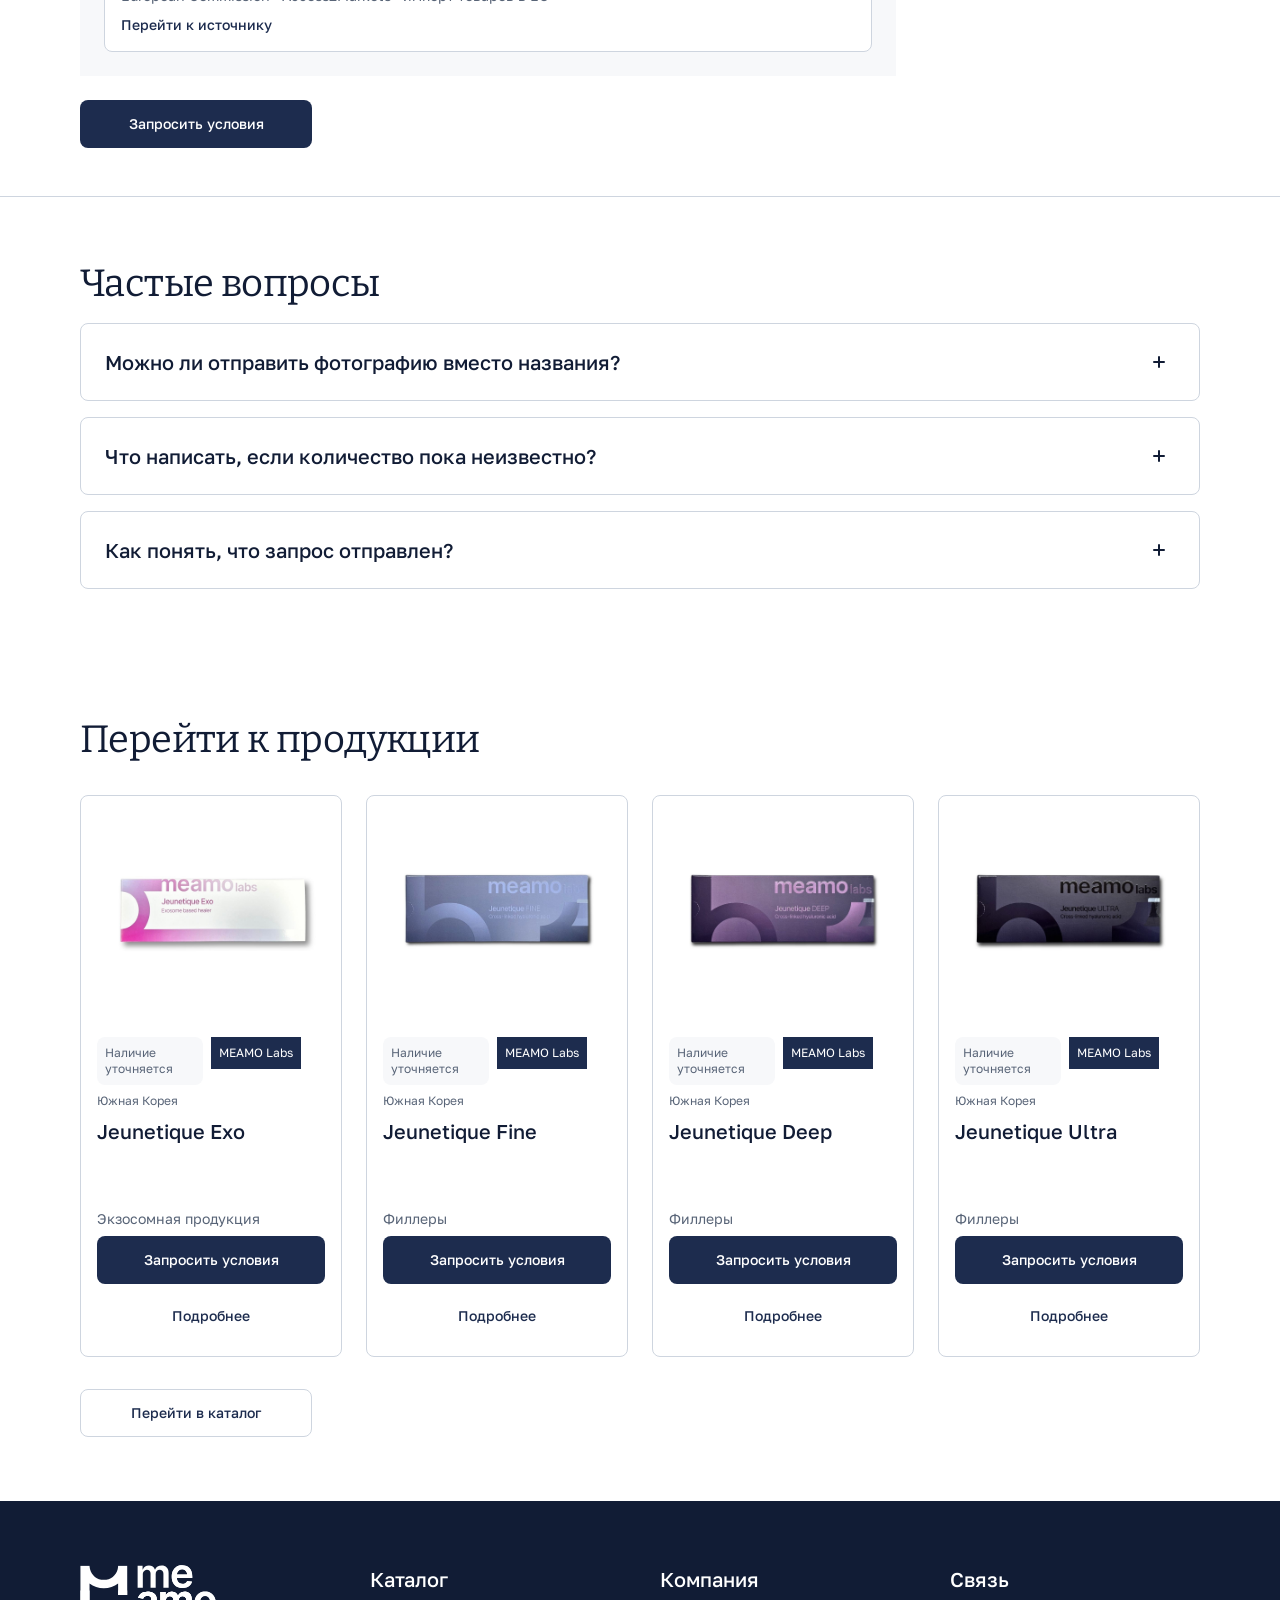
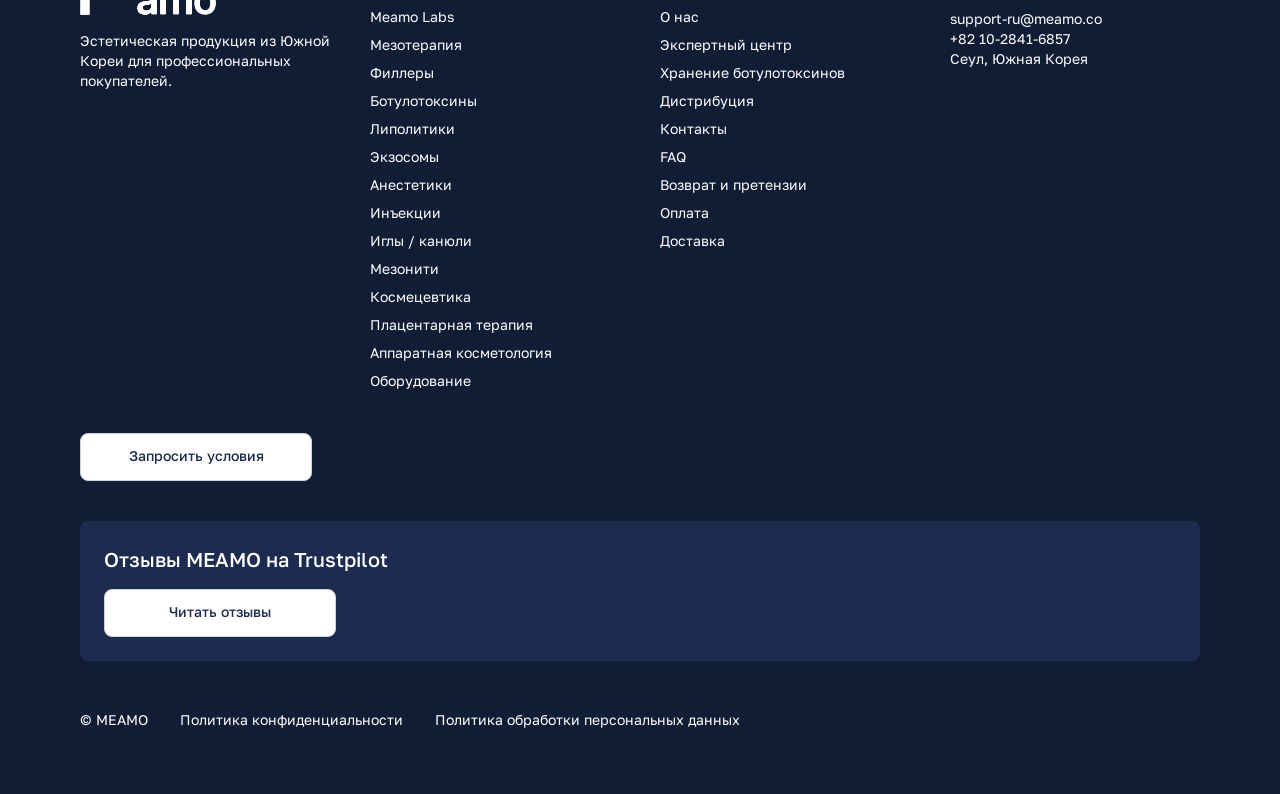
<file: article.html>
<!DOCTYPE html>
<html lang="ru">

<head>
	<meta charset="UTF-8">
	<meta name="viewport" content="width=device-width, initial-scale=1">
	<meta name="description"
		content="Как собрать названия продукции, количество и открытые вопросы для обсуждения оптовой поставки.">
	<title>Как подготовить оптовый запрос — MEAMO</title>
	<link rel="icon" href="/images/icons/meamo-logo-black.svg" type="image/svg+xml">
	<link rel="stylesheet" href="/styles/css/swiper-bundle.min.css">
	<link rel="stylesheet" href="/styles/css/styles.css">
	<script src="/scripts/swiper-bundle.min.js" defer></script>
	<script src="/scripts/main.js" defer></script>
</head>

<body>
	<header class="header js-header">
		<div class="header__container container">
			<a class="header__logo" href="index.html" aria-label="MEAMO — главная"><img
					src="/images/icons/meamo-logo-black.svg" alt="MEAMO" width="136" height="50"></a>
			<button class="header__menu-toggle button button--secondary js-menu-toggle" type="button" aria-controls="header-menu"
				aria-expanded="false">Меню</button>
			<div class="header__mobile-menu js-menu" id="header-menu">
				<nav class="header__nav" aria-label="Основная навигация">
					<a class="header__link js-menu-link" href="catalog.html">Каталог</a>
					<a class="header__link js-menu-link" href="labs.html">MEAMO Labs</a>
					<a class="header__link js-menu-link" href="cooperation.html">Сотрудничество</a>
					<a class="header__link js-menu-link" href="about.html">О компании</a>
					<a class="header__link js-menu-link" href="expert-center.html">Экспертный центр</a>
					<a class="header__link js-menu-link" href="contacts.html">Контакты</a>
				</nav>
				<a class="header__request button js-menu-link" href="cooperation.html#request">Запросить условия</a>
				<button class="header__menu-close button button--link js-menu-close" type="button">Закрыть меню ×</button>
			</div>
			<form class="search js-search-form" action="catalog.html" method="get" role="search">
				<label class="visually-hidden" for="catalog-search">Поиск по каталогу: название товара или бренда</label>
				<button class="search__submit" type="submit" aria-label="Найти в каталоге"><img src="/images/icons/search.svg"
						alt="" width="24" height="24"></button>
				<input class="search__field js-search-input" id="catalog-search" type="search" name="q"
					placeholder="Поиск по каталогу: название товара или бренда">
			</form>
		</div>
	</header>

	<main>
		<article class="article-body" aria-labelledby="article-title">
			<section class="intro intro--article">
				<div class="container">
					<nav class="breadcrumbs" aria-label="Хлебные крошки">
						<ol>
							<li><a href="index.html">Главная</a></li>
							<li><a href="expert-center.html">Экспертный центр</a></li>
							<li aria-current="page">Статья</li>
						</ol>
					</nav>

					<h1 id="article-title">Как подготовить оптовый запрос на эстетическую продукцию</h1>
					<p>Соберите сведения о нужных позициях, количестве и способе связи, чтобы запрос можно&nbsp;было обсудить
						предметно.</p>
					<dl class="editorial-metadata">
						<div>
							<dt>Автор / редакция</dt>
							<dd><span aria-label="Не указано">—</span></dd>
						</div>
						<div>
							<dt>Опубликовано</dt>
							<dd><span aria-label="Не указано">—</span></dd>
						</div>
						<div>
							<dt>Обновлено</dt>
							<dd><span aria-label="Не указано">—</span></dd>
						</div>
						<div>
							<dt>Время чтения</dt>
							<dd><span aria-label="Не указано">—</span></dd>
						</div>
					</dl>
				</div>

			</section>
			<section class="padding-md" aria-label="Редакционный материал">
				<div class="container">
					<div class="article-body__lead">
						<h2>Короткий ответ</h2>
						<p>Укажите точные названия интересующих товаров, желаемое количество и контакт для ответа. Если название
							неизвестно, приложите фотографию упаковки. Отдельно перечислите вопросы о комплектности, документах и
							условиях поставки.</p>
					</div>
					<figure class="article-body__cover"><img src="/images/Illustrations/procurement.jpg"
							alt="Иллюстрация списка продукции с упаковкой и флаконом" width="1200" height="675" fetchpriority="high">
					</figure>
					<div class="article-body__layout">
						<nav class="article-contents js-article-contents" aria-label="Содержание статьи">
							<h2 class="article-contents__title">
								<button class="article-contents__toggle js-article-contents-toggle" type="button" aria-expanded="true" aria-controls="article-contents-links">
									<span>В этой статье</span><span class="article-contents__indicator js-article-contents-indicator" aria-hidden="true">−</span>
								</button>
							</h2>
							<ol id="article-contents-links" class="js-article-contents-list">
								<li><a href="#positions" aria-current="location" class="js-article-contents-link">Уточните, какие позиции вас интересуют</a></li>
								<li><a href="#details" class="js-article-contents-link">Соберите сведения в одном месте</a></li>
								<li><a href="#questions" class="js-article-contents-link">Отдельно запишите открытые вопросы</a></li>
								<li><a href="#before-sending" class="js-article-contents-link">Проверьте запрос перед отправкой</a></li>
							</ol>
						</nav>
						<div class="article-body__text">
							<h2 id="positions" tabindex="-1">Уточните, какие позиции вас интересуют</h2>
							<p>Начните с названия, которое указано на упаковке или в карточке продукции. Близкие названия не всегда
								обозначают одну и ту же позицию, поэтому полезно сохранить и название бренда, и уточняющую часть
								названия. Если у товара есть несколько вариантов, перечислите нужные отдельно. Фотография помогает
								передать написание и внешний вид упаковки, но сама по себе не заменяет уточнение комплектации. В запросе
								можно прямо отметить, какая информация вам пока неизвестна: например, количество единиц в упаковке или
								доступный вариант выпуска. Так вопрос останется видимым и не превратится в молчаливое предположение.
								Необязательно заполнять все характеристики самостоятельно: важнее отделить сведения, которыми вы
								располагаете, от тех, которые хотите получить в ответе.</p>
							<p>Для позиции из каталога сохраните её название или ссылку на карточку. Для товара вне каталога подойдут
								имеющееся название и фотография, по которой можно уточнить предмет запроса. В обоих случаях укажите,
								допускаете ли вы обсуждение альтернатив, или интересуетесь только конкретной позицией.</p>
							<p>Начать список можно с подходящих позиций в <a href="catalog.html">каталоге продукции</a>. Ссылка на
								карточку помогает сохранить контекст запроса.</p>
							<figure><img src="/images/products/Jeunetique%20Fine.jpg"
									alt="Упаковка Jeunetique Fine с обозначением варианта" width="1000" height="1000" loading="lazy">
								<figcaption>Jeunetique Fine: пример названия и обозначения варианта на упаковке.</figcaption>
							</figure>
							<h2 id="details" tabindex="-1">Соберите сведения в одном месте</h2>
							<p>Короткий список удобнее сверять, если каждая строка описывает одну позицию. Не объединяйте несколько
								названий под общим количеством, когда распределение ещё не определено. В таком случае обозначьте
								количество как открытый вопрос и поясните задачу в комментарии. Формат файла может быть разным;
								доступные варианты загрузки нужно проверить в форме отправки.</p>
							<ul>
								<li>Название товара и бренд, если они известны.</li>
								<li>Желаемое количество с указанием единицы счёта, если она понятна.</li>
								<li>Ссылка на карточку или фотография упаковки.</li>
								<li>Вопросы о комплектности и доступных документах.</li>
								<li>Контакт для ответа и пояснение к запросу.</li>
							</ul>
							<h2 id="questions" tabindex="-1">Отдельно запишите открытые вопросы</h2>
							<p>До получения ответа удобно подготовить таблицу вопросов. Она не фиксирует условия поставки и не
								подтверждает наличие: её задача — показать, какие сведения ещё нужно уточнить. Когда ответ получен,
								связывайте его с конкретной позицией и обсуждаемым количеством. Если часть сведений отсутствует,
								оставьте вопрос открытым, а не переносите данные от другого товара.</p>
							<table class="info-table info-table--editorial">
								<caption>Что уточнить по каждой позиции</caption>
								<thead>
									<tr>
										<th scope="col">Параметр</th>
										<th scope="col">Вопрос в запросе</th>
										<th scope="col">Что сохранить в ответе</th>
									</tr>
								</thead>
								<tbody>
									<tr>
										<th scope="row" data-label="Параметр">Позиция</th>
										<td data-label="Вопрос в запросе">Какое точное наименование и вариант рассматриваются?</td>
										<td data-label="Что сохранить в ответе">Название и обозначение варианта</td>
									</tr>
									<tr>
										<th scope="row" data-label="Параметр">Комплектность</th>
										<td data-label="Вопрос в запросе">Что входит в одну единицу поставки?</td>
										<td data-label="Что сохранить в ответе">Состав упаковки и единица счёта</td>
									</tr>
									<tr>
										<th scope="row" data-label="Параметр">Количество</th>
										<td data-label="Вопрос в запросе">Какие условия относятся к нужному объёму?</td>
										<td data-label="Что сохранить в ответе">Объём, к которому относится предложение</td>
									</tr>
									<tr>
										<th scope="row" data-label="Параметр">Документы</th>
										<td data-label="Вопрос в запросе">Какие материалы доступны по этой позиции?</td>
										<td data-label="Что сохранить в ответе">Названия документов и ссылки на них</td>
									</tr>
									<tr>
										<th scope="row" data-label="Параметр">Поставка</th>
										<td data-label="Вопрос в запросе">Какие условия необходимо согласовать?</td>
										<td data-label="Что сохранить в ответе">Перечень согласованных и открытых вопросов</td>
									</tr>
								</tbody>
							</table>
							<div class="article-body__note">
								<h3>Вывод</h3>
								<p>Полезный запрос отделяет известное от неизвестного. Точное название, понятное количество и список
									вопросов позволяют обсуждать одну и ту же позицию без догадок.</p>
							</div>
							<h2 id="before-sending" tabindex="-1">Проверьте запрос перед отправкой</h2>
							<ol>
								<li>Сверьте названия с карточками или фотографиями упаковок.</li>
								<li>Проверьте, к какой позиции относится каждое количество.</li>
								<li>Убедитесь, что файл прикреплён и отображается его имя.</li>
								<li>Проверьте контакт для ответа и прочитайте документы согласия.</li>
								<li>Отправьте запрос и дождитесь подтверждения отправки в интерфейсе.</li>
							</ol>
							<p>Если отправка завершилась ошибкой, сначала проверьте сообщение формы. Исправьте отмеченные поля или
								повторите попытку, сохранив содержание запроса. Подтверждение отправки означает завершение действия в
								интерфейсе; наличие товара, документы и коммерческие условия остаются предметом последующего ответа по
								конкретному запросу.</p>
							<div class="article-sources" aria-labelledby="sources-title" role="region">
								<h2 id="sources-title">Источники информации</h2>
								<p>Справочные материалы по идентификации продукции и международным поставкам.</p>
								<ul class="article-sources__list">
									<li class="article-sources__item">
										<h3>Global Trade Item Number (GTIN)</h3>
										<p>GS1 · идентификация торговых единиц</p><a href="https://www.gs1.org/standards/id-keys/gtin"
											target="_blank" rel="noopener noreferrer">Перейти к источнику</a>
									</li>
									<li class="article-sources__item">
										<h3>Incoterms® rules</h3>
										<p>International Chamber of Commerce · условия международной поставки</p><a
											href="https://iccwbo.org/business-solutions/incoterms-rules/" target="_blank"
											rel="noopener noreferrer">Перейти к источнику</a>
									</li>
									<li class="article-sources__item">
										<h3>Guide for import of goods</h3>
										<p>European Commission · Access2Markets · импорт товаров в ЕС</p><a
											href="https://trade.ec.europa.eu/access-to-markets/en/content/guide-import-goods" target="_blank"
											rel="noopener noreferrer">Перейти к источнику</a>
									</li>
								</ul>
							</div>
							<a class="article-body__request button" href="cooperation.html#request">Запросить условия</a>
						</div>
						<aside class="article-sidebar" aria-label="Линейка и связанные разделы">
							<div class="brand-card article-sidebar__brand-card">
								<p class="brand-card__label">Собственная линейка</p>
								<h2>Продукция MEAMO Labs</h2>
								<p>Изучите линейку и подготовьте список нужных позиций.</p><a class="button button--link"
									href="labs.html">Подробнее о линейке</a>
							</div>
							<div class="article-sidebar__related">
								<h2>Связанные разделы</h2><a class="button button--link" href="catalog.html">Каталог продукции</a>
								<p>Выбрать позиции и сохранить названия для запроса.</p><a class="button button--link"
									href="cooperation.html">Сотрудничество</a>
								<p>Узнать, как начать обсуждение оптовой поставки.</p>
							</div>
						</aside>
					</div>
				</div>

			</section>
		</article>
		<section class="faq js-faq" aria-labelledby="faq-title">
			<div class="container">
				<div class="section-heading">
					<h2 id="faq-title">Частые вопросы</h2>
				</div>
				<div class="faq__items">
					<div class="faq__item js-faq-item">
						<h3 class="faq__heading"><button class="faq__toggle js-faq-toggle" id="faq-question-1" type="button" aria-expanded="false"
								aria-controls="faq-answer-1">Можно ли отправить фотографию вместо названия?<span class="faq__indicator"
									aria-hidden="true"></span></button></h3>
						<div class="faq__answer js-faq-answer" id="faq-answer-1" role="region" aria-labelledby="faq-question-1" aria-hidden="true"
							inert>
							<div class="faq__content">
								<p>Да, приложите фотографию упаковки и укажите, какие сведения хотите уточнить. Название и вариант
									продукции нужно будет сверить.</p>
							</div>
						</div>
					</div>
					<div class="faq__item js-faq-item">
						<h3 class="faq__heading"><button class="faq__toggle js-faq-toggle" id="faq-question-2" type="button" aria-expanded="false"
								aria-controls="faq-answer-2">Что написать, если количество пока неизвестно?<span class="faq__indicator"
									aria-hidden="true"></span></button></h3>
						<div class="faq__answer js-faq-answer" id="faq-answer-2" role="region" aria-labelledby="faq-question-2" aria-hidden="true"
							inert>
							<div class="faq__content">
								<p>Обозначьте количество как открытый вопрос и поясните задачу в комментарии. Не объединяйте разные
									позиции общим количеством без уточнения.</p>
							</div>
						</div>
					</div>
					<div class="faq__item js-faq-item">
						<h3 class="faq__heading"><button class="faq__toggle js-faq-toggle" id="faq-question-3" type="button" aria-expanded="false"
								aria-controls="faq-answer-3">Как понять, что запрос отправлен?<span class="faq__indicator"
									aria-hidden="true"></span></button></h3>
						<div class="faq__answer js-faq-answer" id="faq-answer-3" role="region" aria-labelledby="faq-question-3" aria-hidden="true"
							inert>
							<div class="faq__content">
								<p>После успешной отправки в форме появится подтверждение. Если появилось сообщение об ошибке, запрос не
									отправлен — проверьте данные и повторите попытку.</p>
							</div>
						</div>
					</div>
				</div>
			</div>
		</section>
		<section class="products-list section padding-lg" id="article-products"
			aria-labelledby="products-title" tabindex="-1">
			<div class="container">
				<div class="section-heading">
					<h2 id="products-title">Перейти к продукции</h2>
				</div>
				<div class="products-list__grid">
					<article class="product-card js-product-card" id="jeunetique-exo" tabindex="-1">
						<a class="product-card__media" href="product-jeunetique-exo.html"
							aria-label="Подробнее о Jeunetique Exo"><img src="/images/products/Jeunetique%20Exo.jpg"
								alt="Упаковка Jeunetique Exo" width="1000" height="1000" loading="lazy"></a>
						<div class="product-card__content">
							<div class="product-card__labels"><span class="product-card__status">Наличие уточняется</span><span
									class="product-card__badge js-product-badge">MEAMO Labs</span></div>
							<p class="product-card__country">Южная Корея</p>
							<h3 class="product-card__title js-product-title"><a href="product-jeunetique-exo.html">Jeunetique Exo</a></h3>
							<p class="product-card__category">Экзосомная продукция</p>
							<a class="button" href="brand.html#request">Запросить условия</a><a
								class="product-card__details button button--link" href="product-jeunetique-exo.html">Подробнее<span
									class="visually-hidden"> о Jeunetique Exo</span></a>
						</div>
					</article>
					<article class="product-card js-product-card" id="jeunetique-fine" tabindex="-1">
						<a class="product-card__media" href="product.html" aria-label="Подробнее о Jeunetique Fine"><img
								src="/images/products/Jeunetique%20Fine.jpg" alt="Упаковка Jeunetique Fine" width="1000" height="1000"
								loading="lazy"></a>
						<div class="product-card__content">
							<div class="product-card__labels"><span class="product-card__status">Наличие уточняется</span><span
									class="product-card__badge js-product-badge">MEAMO Labs</span></div>
							<p class="product-card__country">Южная Корея</p>
							<h3 class="product-card__title js-product-title"><a href="product.html">Jeunetique Fine</a></h3>
							<p class="product-card__category">Филлеры</p>
							<a class="button" href="product.html#request">Запросить условия</a><a
								class="product-card__details button button--link" href="product.html">Подробнее<span
									class="visually-hidden"> о Jeunetique Fine</span></a>
						</div>
					</article>
					<article class="product-card js-product-card" id="jeunetique-deep" tabindex="-1">
						<a class="product-card__media" href="product-jeunetique-deep.html"
							aria-label="Подробнее о Jeunetique Deep"><img src="/images/products/Jeunetique%20Deep.jpg"
								alt="Упаковка Jeunetique Deep" width="1000" height="1000" loading="lazy"></a>
						<div class="product-card__content">
							<div class="product-card__labels"><span class="product-card__status">Наличие уточняется</span><span
									class="product-card__badge js-product-badge">MEAMO Labs</span></div>
							<p class="product-card__country">Южная Корея</p>
							<h3 class="product-card__title js-product-title"><a href="product-jeunetique-deep.html">Jeunetique Deep</a></h3>
							<p class="product-card__category">Филлеры</p>
							<a class="button" href="brand.html#request">Запросить условия</a><a
								class="product-card__details button button--link" href="product-jeunetique-deep.html">Подробнее<span
									class="visually-hidden"> о Jeunetique Deep</span></a>
						</div>
					</article>
					<article class="product-card js-product-card" id="jeunetique-ultra" tabindex="-1">
						<a class="product-card__media" href="product-jeunetique-ultra.html"
							aria-label="Подробнее о Jeunetique Ultra"><img src="/images/products/Jeunetique%20Ultra.jpg"
								alt="Упаковка Jeunetique Ultra" width="1000" height="1000" loading="lazy"></a>
						<div class="product-card__content">
							<div class="product-card__labels"><span class="product-card__status">Наличие уточняется</span><span
									class="product-card__badge js-product-badge">MEAMO Labs</span></div>
							<p class="product-card__country">Южная Корея</p>
							<h3 class="product-card__title js-product-title"><a href="product-jeunetique-ultra.html">Jeunetique Ultra</a></h3>
							<p class="product-card__category">Филлеры</p>
							<a class="button" href="brand.html#request">Запросить условия</a><a
								class="product-card__details button button--link" href="product-jeunetique-ultra.html">Подробнее<span
									class="visually-hidden"> о Jeunetique Ultra</span></a>
						</div>
					</article>
				</div><a class="section__action button button--secondary" href="catalog.html">Перейти в каталог</a>
			</div>
		</section>
	</main>

	<footer class="footer">
		<div class="footer__container container">
			<div class="footer__columns">
				<div class="footer__brand"><a href="index.html" aria-label="MEAMO — главная"><img
							src="/images/icons/meamo-logo-white.svg" alt="MEAMO" width="136" height="50" loading="lazy"></a>
					<p>Эстетическая продукция из Южной Кореи для профессиональных покупателей.</p>
				</div>
				<nav class="footer__group" aria-labelledby="footer-catalog">
					<h2 id="footer-catalog">Каталог</h2>
					<ul class="footer__links">
						<li><a href="labs.html">Meamo Labs</a></li>
						<li><a href="catalog.html?category=mesotherapy">Мезотерапия</a></li>
						<li><a href="catalog.html?category=fillers">Филлеры</a></li>
						<li><a href="catalog.html?category=botulinum-toxins">Ботулотоксины</a></li>
						<li><a href="catalog.html?category=lipolytics">Липолитики</a></li>
						<li><a href="catalog.html?category=exosomes">Экзосомы</a></li>
						<li><a href="catalog.html?category=anesthetics">Анестетики</a></li>
						<li><a href="catalog.html?category=injections">Инъекции</a></li>
						<li><a href="catalog.html?category=needles-cannulas">Иглы / канюли</a></li>
						<li><a href="catalog.html?category=threads">Мезонити</a></li>
						<li><a href="catalog.html?category=cosmeceuticals">Космецевтика</a></li>
						<li><a href="catalog.html?category=placental-therapy">Плацентарная терапия</a></li>
						<li><a href="catalog.html?category=apparatus-cosmetology">Аппаратная косметология</a></li>
						<li><a href="catalog.html?category=equipment">Оборудование</a></li>
					</ul>
				</nav>
				<nav class="footer__group" aria-labelledby="footer-company">
					<h2 id="footer-company">Компания</h2>
					<ul class="footer__links">
						<li><a href="about.html">О нас</a></li>
						<li><a href="expert-center.html">Экспертный центр</a></li>
						<li><a href="article-storage.html">Хранение ботулотоксинов</a></li>
						<li><a href="cooperation.html">Дистрибуция</a></li>
						<li><a href="contacts.html">Контакты</a></li>
						<li><a href="catalog.html">FAQ</a></li>
						<li><a href="cooperation.html">Возврат и претензии</a></li>
						<li><a href="cooperation.html">Оплата</a></li>
						<li><a href="cooperation.html">Доставка</a></li>
					</ul>
				</nav>
				<div class="footer__contacts">
					<h2>Связь</h2>
					<address><a href="mailto:support-ru@meamo.co">support-ru@meamo.co</a><a href="tel:+821028416857">+82
							10-2841-6857</a><span>Сеул, Южная Корея</span></address>
				</div>
			</div>
			<a class="footer__request button button--secondary" href="cooperation.html#request">Запросить условия</a>
			<div class="footer__reviews">
				<h2>Отзывы MEAMO на Trustpilot</h2>
				<a class="footer__reviews-link button button--secondary" href="/" rel="noopener noreferrer">Читать отзывы</a>
			</div>
			<div class="footer__legal"><span>© MEAMO</span><a href="privacy.html">Политика конфиденциальности</a><a
					href="personal-data.html">Политика обработки персональных данных</a></div>
		</div>
	</footer>
</body>

</html>
</file>
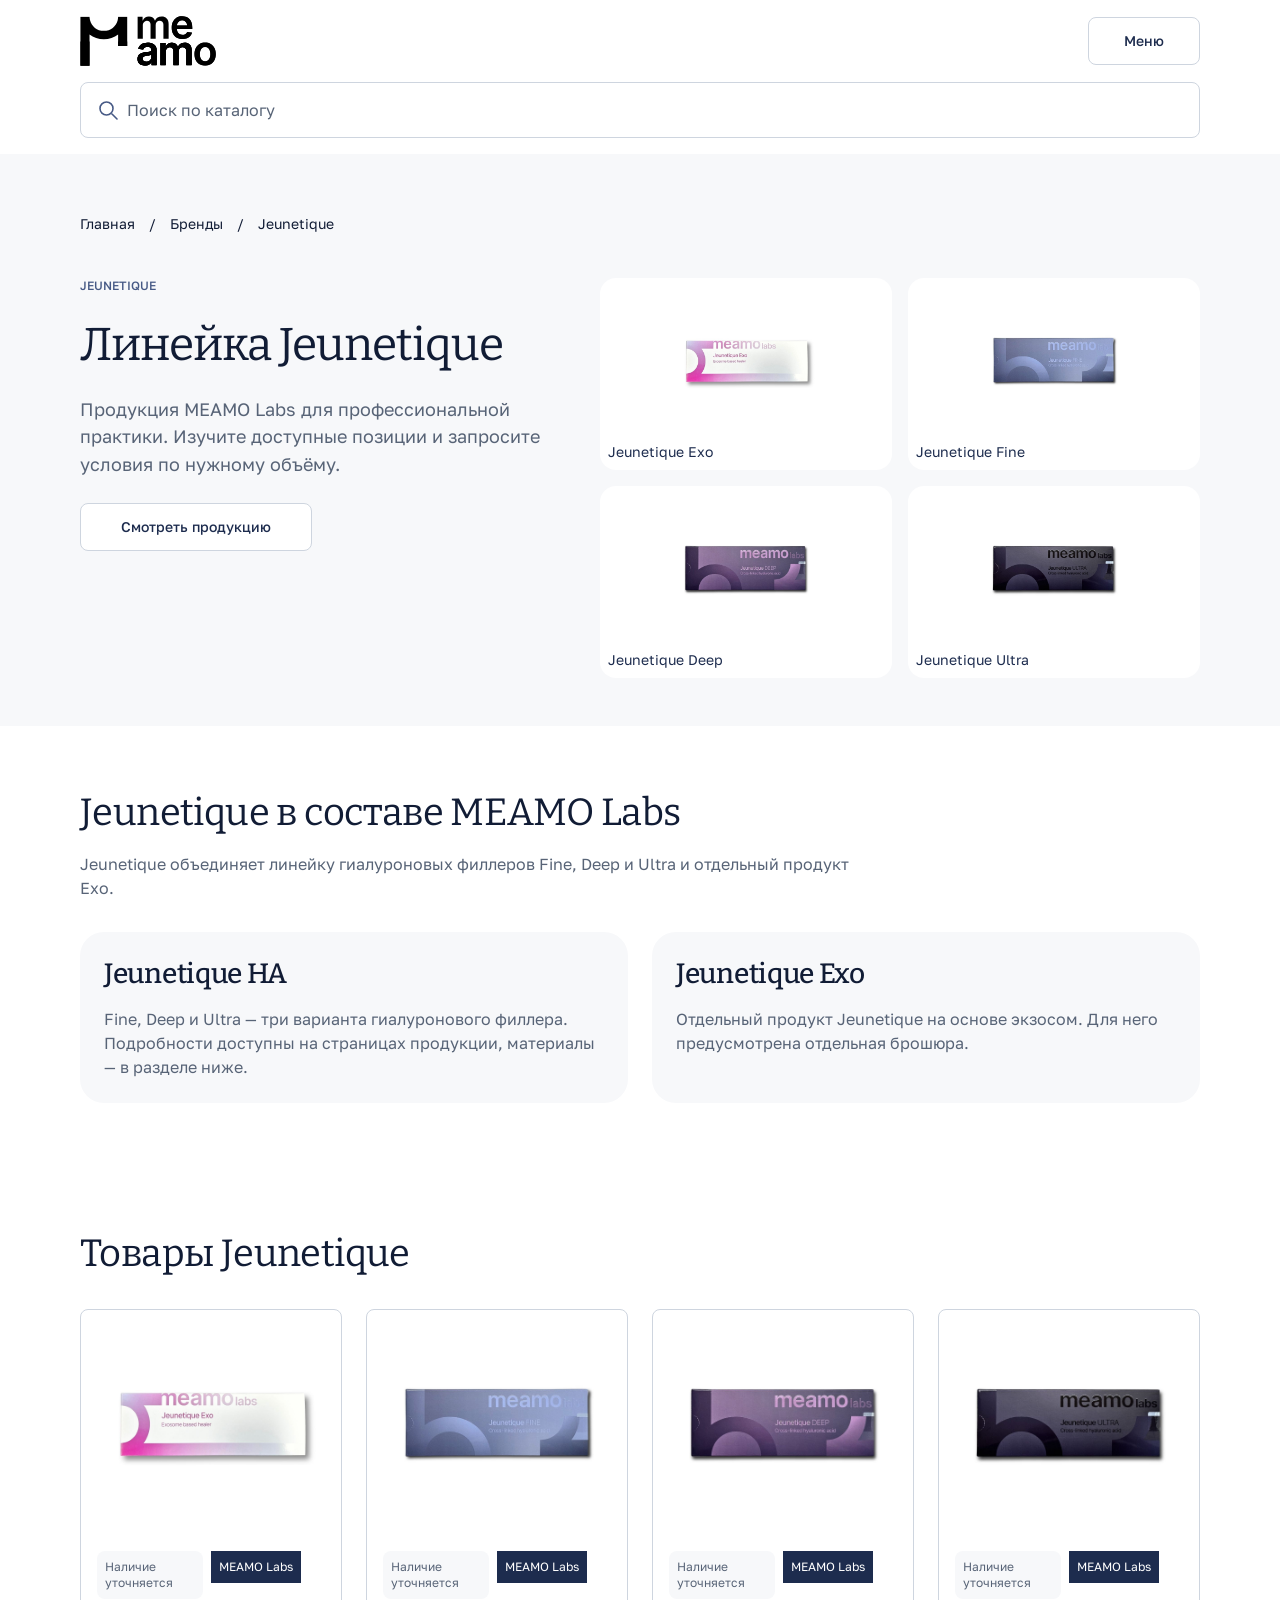
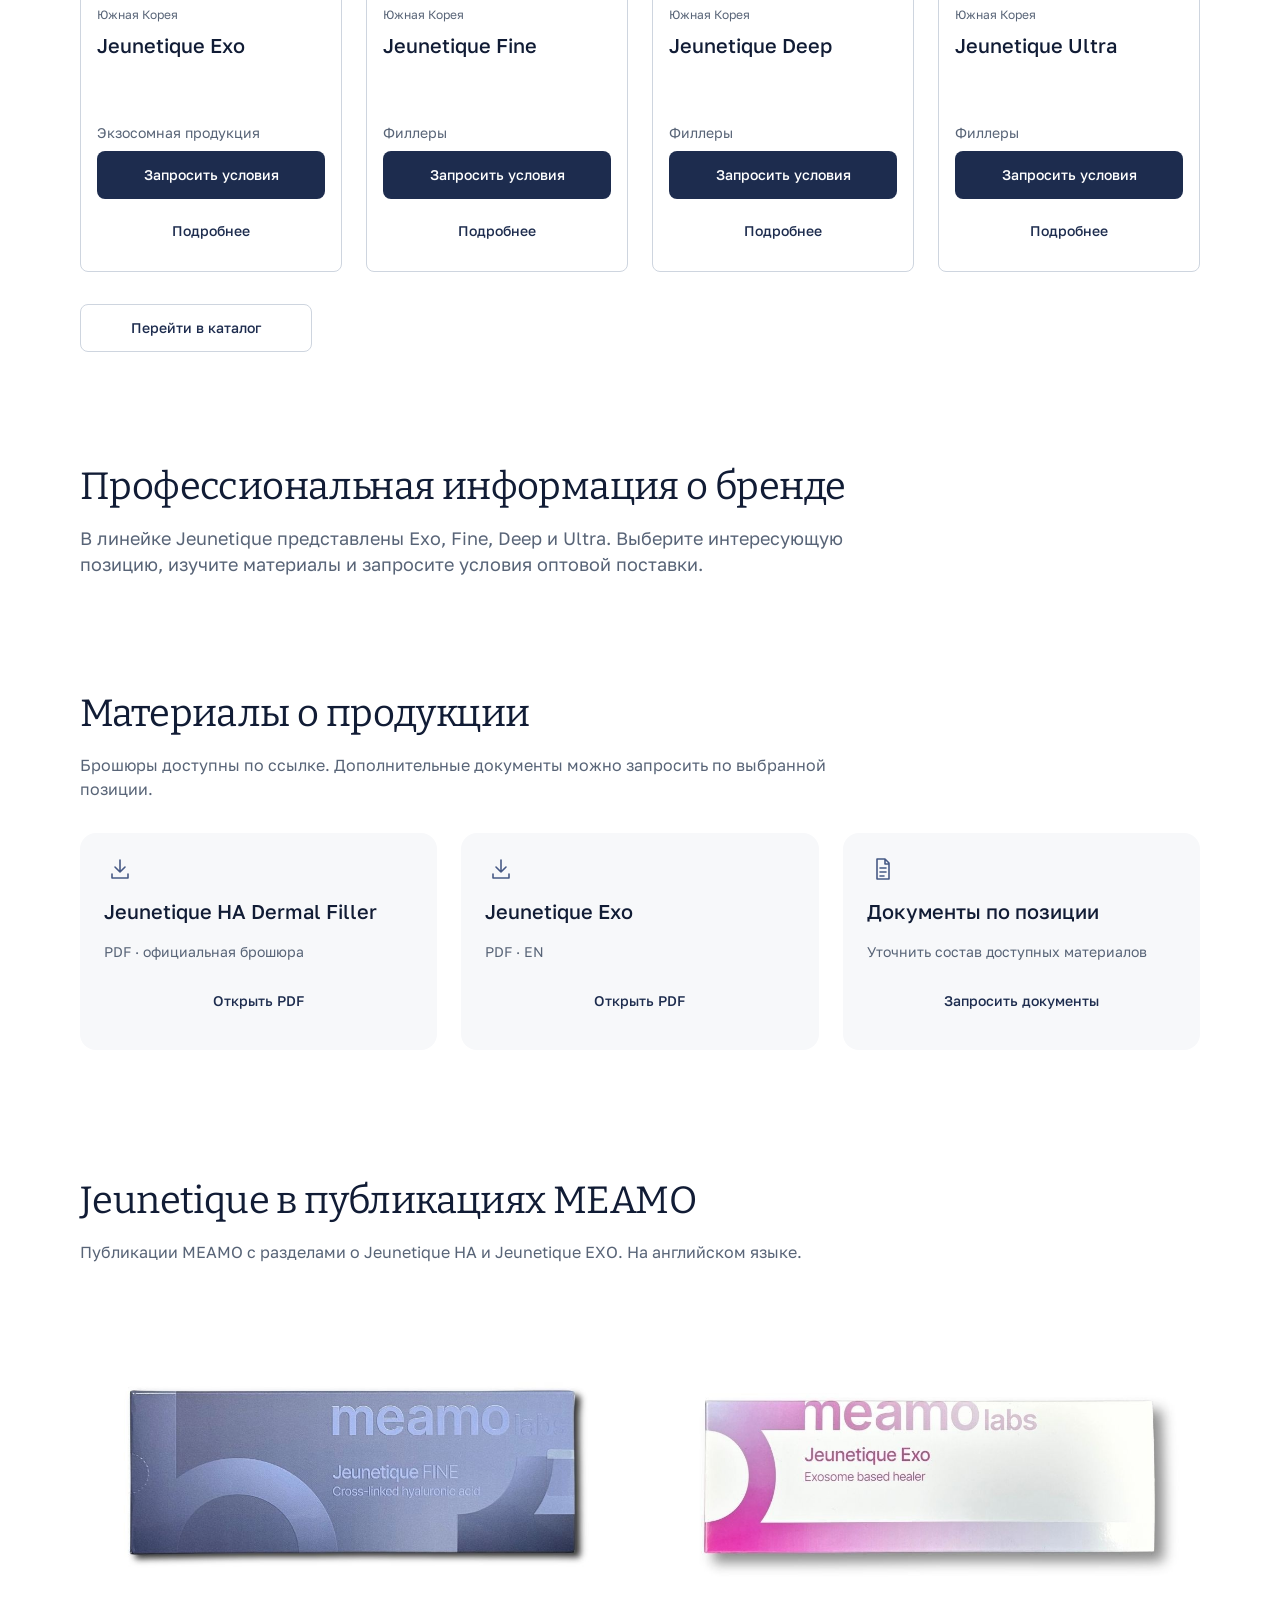
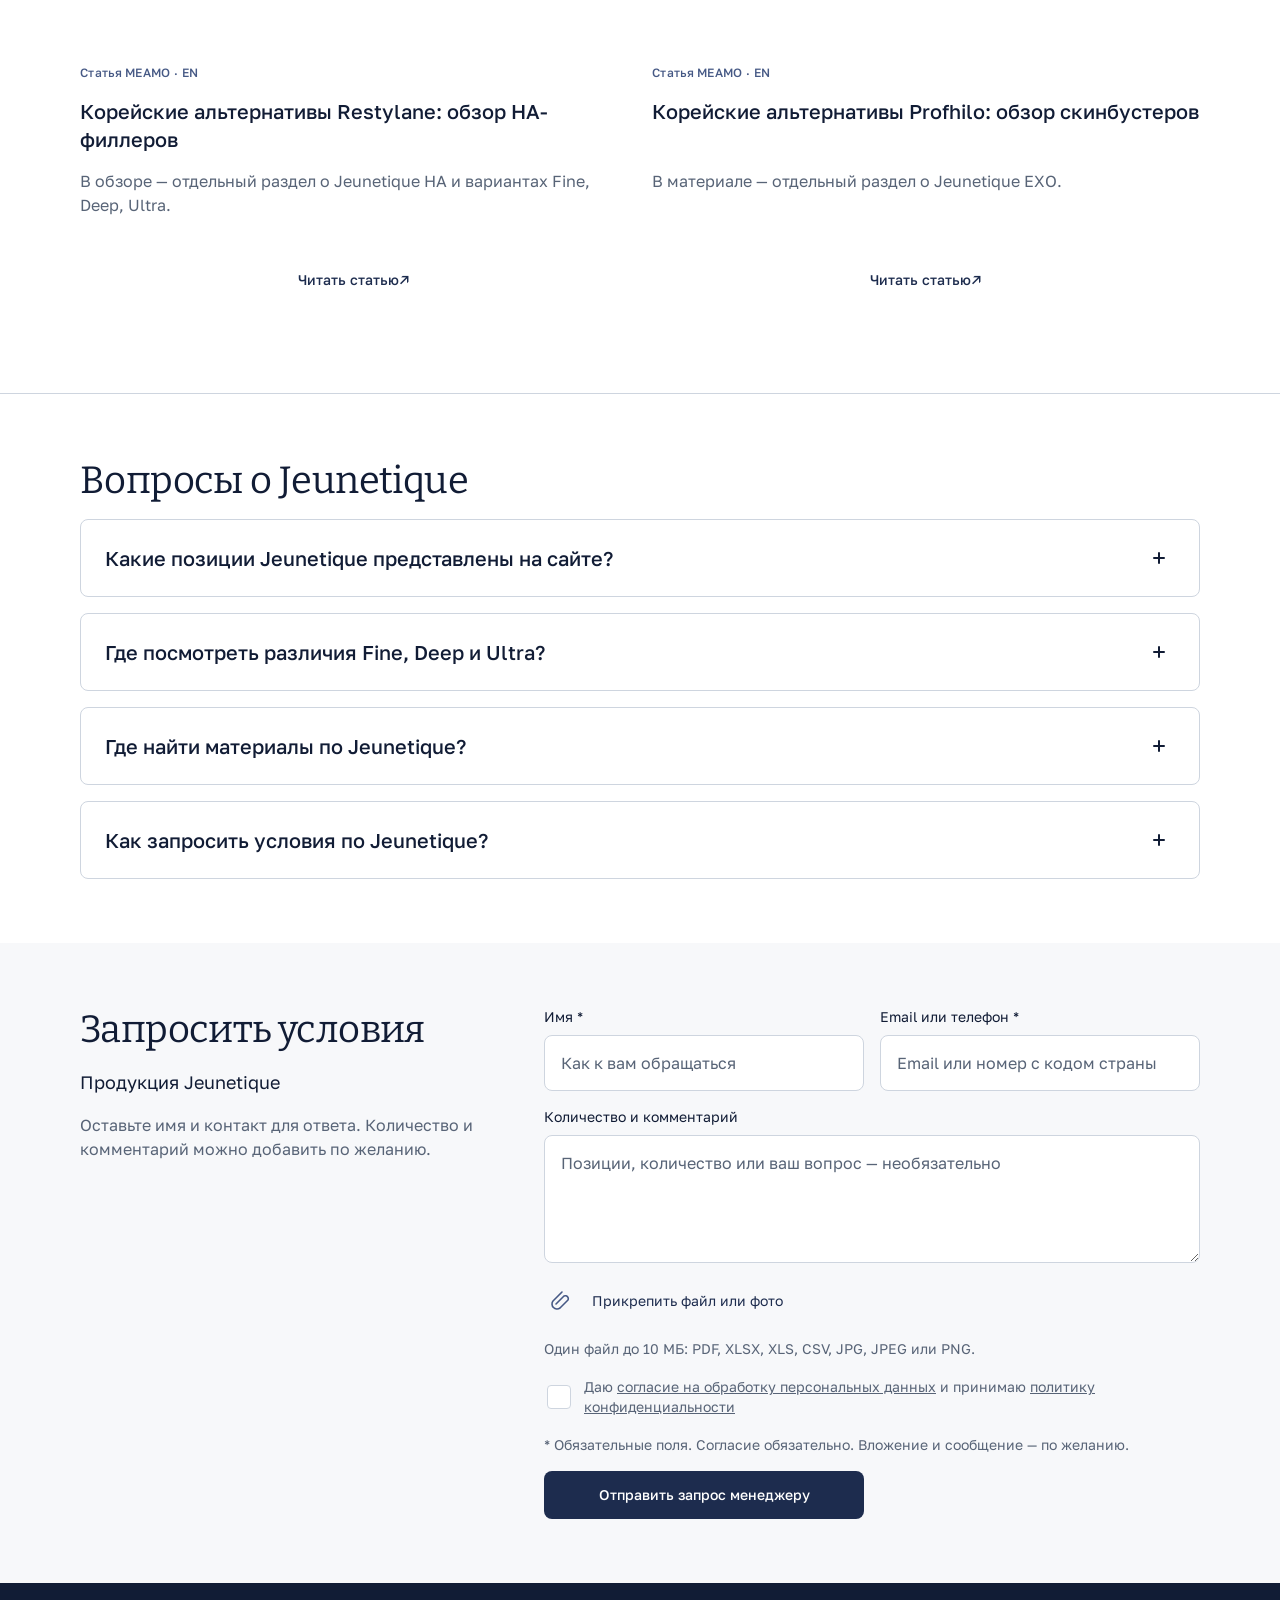
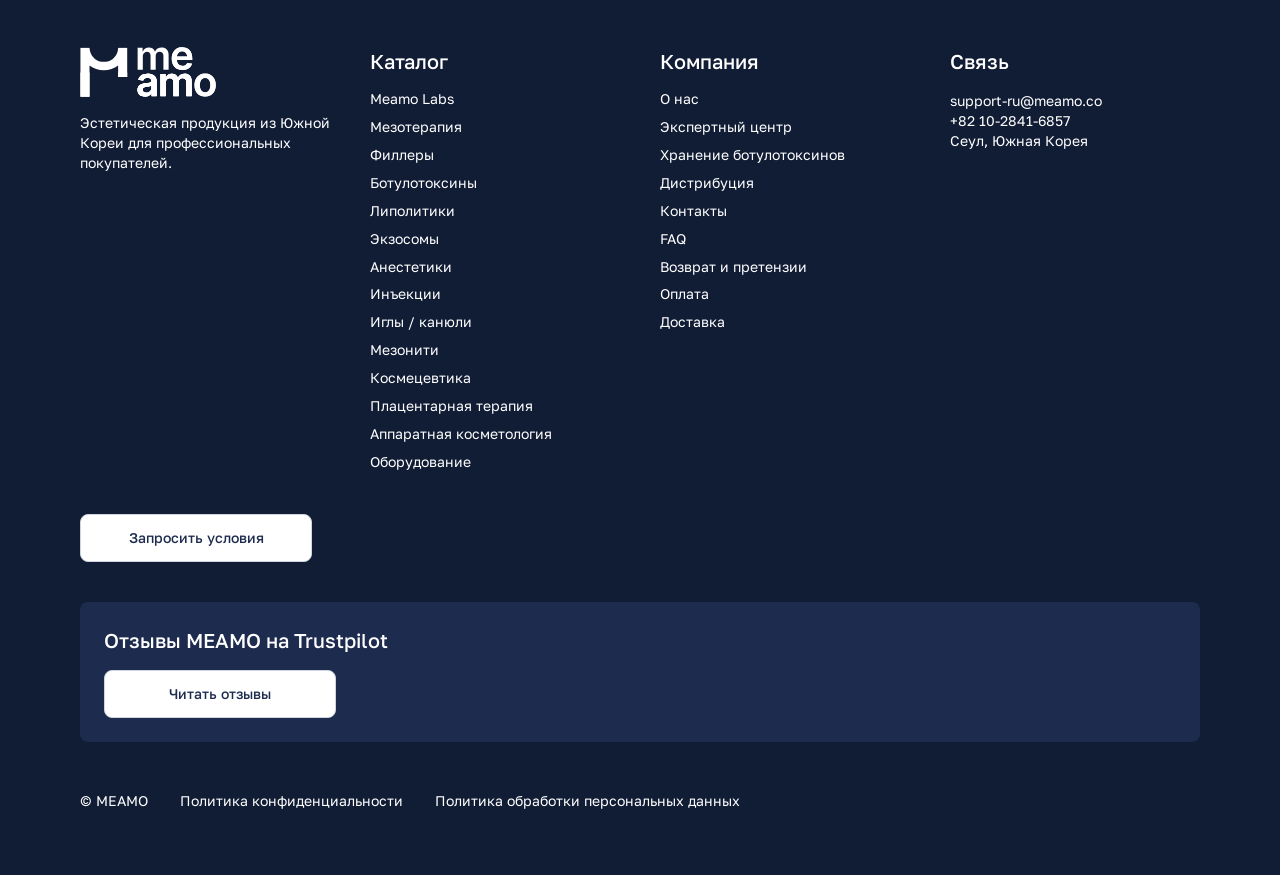
<file: brand.html>
<!DOCTYPE html>
<html lang="ru">

<head>
	<meta charset="UTF-8">
	<meta name="viewport" content="width=device-width, initial-scale=1">
	<meta name="description"
		content="Продукция Jeunetique в составе MEAMO Labs. Товары, материалы, публикации и запрос условий.">
	<title>Линейка Jeunetique — MEAMO</title>
	<link rel="icon" href="/images/icons/meamo-logo-black.svg" type="image/svg+xml">
	<link rel="stylesheet" href="/styles/css/swiper-bundle.min.css">
	<link rel="stylesheet" href="/styles/css/styles.css">
	<script src="/scripts/swiper-bundle.min.js" defer></script>
	<script src="/scripts/main.js" defer></script>
</head>

<body>
	<header class="header js-header">
		<div class="header__container container">
			<a class="header__logo" href="index.html" aria-label="MEAMO — главная"><img
					src="/images/icons/meamo-logo-black.svg" alt="MEAMO" width="136" height="50"></a>
			<button class="header__menu-toggle button button--secondary js-menu-toggle" type="button" aria-controls="header-menu"
				aria-expanded="false">Меню</button>
			<div class="header__mobile-menu js-menu" id="header-menu">
				<nav class="header__nav" aria-label="Основная навигация">
					<a class="header__link js-menu-link" href="catalog.html">Каталог</a>
					<a class="header__link js-menu-link" href="labs.html">MEAMO Labs</a>
					<a class="header__link js-menu-link" href="cooperation.html">Сотрудничество</a>
					<a class="header__link js-menu-link" href="about.html">О компании</a>
					<a class="header__link js-menu-link" href="expert-center.html">Экспертный центр</a>
					<a class="header__link js-menu-link" href="contacts.html">Контакты</a>
				</nav>
				<a class="header__request button js-menu-link js-request-link" href="#request">Запросить условия</a>
				<button class="header__menu-close button button--link js-menu-close" type="button">Закрыть меню ×</button>
			</div>
			<form class="search js-search-form" action="catalog.html" method="get" role="search">
				<label class="visually-hidden" for="catalog-search">Поиск по каталогу: название товара или бренда</label>
				<button class="search__submit" type="submit" aria-label="Найти в каталоге"><img src="/images/icons/search.svg"
						alt="" width="24" height="24"></button>
				<input class="search__field js-search-input" id="catalog-search" type="search" name="q"
					placeholder="Поиск по каталогу: название товара или бренда">
			</form>
		</div>
	</header>

	<main>
		<section class="brand-presentation" aria-labelledby="brand-title">
			<div class="container">
				<nav class="breadcrumbs brand-presentation__breadcrumbs" aria-label="Хлебные крошки">
					<ol>
						<li><a href="index.html">Главная</a></li>
						<li><a href="brands.html">Бренды</a></li>
						<li aria-current="page">Jeunetique</li>
					</ol>
				</nav>
				<div class="brand-presentation__container">
					<div class="brand-presentation__copy">
						<p class="brand-presentation__label">Jeunetique</p>
						<h1 id="brand-title">Линейка Jeunetique</h1>
						<p class="brand-presentation__intro">Продукция MEAMO Labs для профессиональной практики. Изучите доступные
							позиции и запросите условия по нужному объёму.</p><a class="button button--secondary"
							href="#brand-products">Смотреть продукцию</a>
					</div>
					<div class="labs-presentation__products"><a
							class="labs-presentation__product labs-presentation__product--rounded" href="#jeunetique-exo"><img
								src="/images/products/Jeunetique%20Exo.jpg" alt="" width="1000" height="1000"><span>Jeunetique
								Exo</span></a><a class="labs-presentation__product labs-presentation__product--rounded"
							href="#jeunetique-fine"><img src="/images/products/Jeunetique%20Fine.jpg" alt="" width="1000"
								height="1000"><span>Jeunetique Fine</span></a><a
							class="labs-presentation__product labs-presentation__product--rounded" href="#jeunetique-deep"><img
								src="/images/products/Jeunetique%20Deep.jpg" alt="" width="1000" height="1000"><span>Jeunetique
								Deep</span></a><a class="labs-presentation__product labs-presentation__product--rounded"
							href="#jeunetique-ultra"><img src="/images/products/Jeunetique%20Ultra.jpg" alt="" width="1000"
								height="1000"><span>Jeunetique Ultra</span></a></div>
				</div>
			</div>
		</section>
		<section class="brand-about section padding-lg" aria-labelledby="brand-about-title">
			<div class="container">
				<div class="section-heading">
					<h2 id="brand-about-title">Jeunetique в составе MEAMO Labs</h2>
					<p>Jeunetique объединяет линейку гиалуроновых филлеров Fine, Deep и Ultra и отдельный продукт Exo.</p>
				</div>
				<div class="grid grid--two">
					<article class="card card--text card--white card--feature">
						<h3 class="card__title">Jeunetique HA</h3>
						<p class="card__description">Fine, Deep и Ultra — три варианта гиалуронового филлера. Подробности доступны
							на страницах продукции, материалы — в разделе ниже.</p>
					</article>
					<article class="card card--text card--white card--feature">
						<h3 class="card__title">Jeunetique Exo</h3>
						<p class="card__description">Отдельный продукт Jeunetique на основе экзосом. Для него предусмотрена
							отдельная брошюра.</p>
					</article>
				</div>
			</div>
		</section>
		<section class="products-list section padding-lg" id="brand-products" aria-labelledby="products-title"
			tabindex="-1">
			<div class="container">
				<div class="section-heading">
					<h2 id="products-title">Товары Jeunetique</h2>
				</div>
				<div class="products-list__grid">
					<article class="product-card js-product-card" id="jeunetique-exo" tabindex="-1">
						<a class="product-card__media" href="product-jeunetique-exo.html"
							aria-label="Подробнее о Jeunetique Exo"><img src="/images/products/Jeunetique%20Exo.jpg"
								alt="Упаковка Jeunetique Exo" width="1000" height="1000" loading="lazy"></a>
						<div class="product-card__content">
							<div class="product-card__labels"><span class="product-card__status">Наличие уточняется</span><span
									class="product-card__badge js-product-badge">MEAMO Labs</span></div>
							<p class="product-card__country">Южная Корея</p>
							<h3 class="product-card__title js-product-title"><a href="product-jeunetique-exo.html">Jeunetique Exo</a></h3>
							<p class="product-card__category">Экзосомная продукция</p>
							<a class="button js-request-link" href="#request" data-request-context="Jeunetique Exo — запрос условий">Запросить
								условия</a><a class="product-card__details button button--link"
								href="product-jeunetique-exo.html">Подробнее<span class="visually-hidden"> о Jeunetique Exo</span></a>
						</div>
					</article>
					<article class="product-card js-product-card" id="jeunetique-fine" tabindex="-1">
						<a class="product-card__media" href="product.html" aria-label="Подробнее о Jeunetique Fine"><img
								src="/images/products/Jeunetique%20Fine.jpg" alt="Упаковка Jeunetique Fine" width="1000" height="1000"
								loading="lazy"></a>
						<div class="product-card__content">
							<div class="product-card__labels"><span class="product-card__status">Наличие уточняется</span><span
									class="product-card__badge js-product-badge">MEAMO Labs</span></div>
							<p class="product-card__country">Южная Корея</p>
							<h3 class="product-card__title js-product-title"><a href="product.html">Jeunetique Fine</a></h3>
							<p class="product-card__category">Филлеры</p>
							<a class="button js-request-link" href="#request" data-request-context="Jeunetique Fine — запрос условий">Запросить
								условия</a><a class="product-card__details button button--link" href="product.html">Подробнее<span
									class="visually-hidden"> о Jeunetique Fine</span></a>
						</div>
					</article>
					<article class="product-card js-product-card" id="jeunetique-deep" tabindex="-1">
						<a class="product-card__media" href="product-jeunetique-deep.html"
							aria-label="Подробнее о Jeunetique Deep"><img src="/images/products/Jeunetique%20Deep.jpg"
								alt="Упаковка Jeunetique Deep" width="1000" height="1000" loading="lazy"></a>
						<div class="product-card__content">
							<div class="product-card__labels"><span class="product-card__status">Наличие уточняется</span><span
									class="product-card__badge js-product-badge">MEAMO Labs</span></div>
							<p class="product-card__country">Южная Корея</p>
							<h3 class="product-card__title js-product-title"><a href="product-jeunetique-deep.html">Jeunetique Deep</a></h3>
							<p class="product-card__category">Филлеры</p>
							<a class="button js-request-link" href="#request" data-request-context="Jeunetique Deep — запрос условий">Запросить
								условия</a><a class="product-card__details button button--link"
								href="product-jeunetique-deep.html">Подробнее<span class="visually-hidden"> о Jeunetique Deep</span></a>
						</div>
					</article>
					<article class="product-card js-product-card" id="jeunetique-ultra" tabindex="-1">
						<a class="product-card__media" href="product-jeunetique-ultra.html"
							aria-label="Подробнее о Jeunetique Ultra"><img src="/images/products/Jeunetique%20Ultra.jpg"
								alt="Упаковка Jeunetique Ultra" width="1000" height="1000" loading="lazy"></a>
						<div class="product-card__content">
							<div class="product-card__labels"><span class="product-card__status">Наличие уточняется</span><span
									class="product-card__badge js-product-badge">MEAMO Labs</span></div>
							<p class="product-card__country">Южная Корея</p>
							<h3 class="product-card__title js-product-title"><a href="product-jeunetique-ultra.html">Jeunetique Ultra</a></h3>
							<p class="product-card__category">Филлеры</p>
							<a class="button js-request-link" href="#request" data-request-context="Jeunetique Ultra — запрос условий">Запросить
								условия</a><a class="product-card__details button button--link"
								href="product-jeunetique-ultra.html">Подробнее<span class="visually-hidden"> о Jeunetique Ultra</span></a>
						</div>
					</article>
				</div><a class="section__action button button--secondary" href="catalog.html">Перейти в каталог</a>
			</div>
		</section>
		<section class="section padding-md" aria-labelledby="professional-title">
			<div class="container">
				<div class="section-heading section-heading--large">
					<h2 id="professional-title">Профессиональная информация о бренде</h2>
					<p>В линейке Jeunetique представлены Exo, Fine, Deep и Ultra. Выберите интересующую позицию, изучите материалы
						и запросите условия оптовой поставки.</p>
				</div>
			</div>
		</section>
		<section class="documents section padding-lg" id="materials" aria-labelledby="materials-title" tabindex="-1">
			<div class="container">
				<div class="section-heading">
					<h2 id="materials-title">Материалы о продукции</h2>
					<p>Брошюры доступны по ссылке. Дополнительные документы можно запросить по выбранной позиции.</p>
				</div>
				<div class="grid grid--three">
					<article class="document-card"><img src="/images/icons/download.svg" alt="" width="32" height="24">
						<h3>Jeunetique HA Dermal Filler</h3>
						<p>PDF · официальная брошюра</p><a class="button button--link"
							href="files/Document.pdf" download>Открыть PDF</a>
					</article>
					<article class="document-card"><img src="/images/icons/download.svg" alt="" width="32" height="24">
						<h3>Jeunetique Exo</h3>
						<p>PDF · EN</p><a class="button button--link" href="files/Document.pdf" download>Открыть PDF</a>
					</article>
					<article class="document-card"><img src="/images/icons/document.svg" alt="" width="32" height="24">
						<h3>Документы по позиции</h3>
						<p>Уточнить состав доступных материалов</p><a class="button button--link js-request-link" href="#request"
							data-request-context="Jeunetique — запрос документов по выбранной позиции">Запросить документы</a>
					</article>
				</div>
			</div>
		</section>
		<section class="articles-block section padding-lg" aria-labelledby="publications-title">
			<div class="container">
				<div class="section-heading">
					<h2 id="publications-title">Jeunetique в публикациях MEAMO</h2>
					<p>Публикации MEAMO с разделами о Jeunetique HA и Jeunetique EXO. На английском языке.</p>
				</div>
				<div class="grid grid--two">
					<article class="article-card article-card--feature"><a class="article-card__media" href="/"
							aria-label="Корейские альтернативы Restylane: обзор HA-филлеров"><img
								src="/images/products/Jeunetique%20Fine.jpg" alt="Упаковка Jeunetique Fine" width="1000" height="1000"
								loading="lazy"></a>
						<p class="article-card__topic">Статья MEAMO · EN</p>
						<h3 class="article-card__title">Корейские альтернативы Restylane: обзор HA-филлеров</h3>
						<p class="article-card__description">В обзоре — отдельный раздел о Jeunetique HA и вариантах Fine, Deep,
							Ultra.</p><a class="article-card__link button button--link" href="/">Читать статью <span
								aria-hidden="true">↗</span><span class="visually-hidden">: Корейские альтернативы Restylane: обзор
								HA-филлеров</span></a>
					</article>
					<article class="article-card article-card--feature"><a class="article-card__media" href="/"
							aria-label="Корейские альтернативы Profhilo: обзор скинбустеров"><img
								src="/images/products/Jeunetique%20Exo.jpg" alt="Упаковка Jeunetique Exo" width="1000" height="1000"
								loading="lazy"></a>
						<p class="article-card__topic">Статья MEAMO · EN</p>
						<h3 class="article-card__title">Корейские альтернативы Profhilo: обзор скинбустеров</h3>
						<p class="article-card__description">В материале — отдельный раздел о Jeunetique EXO.</p><a
							class="article-card__link button button--link" href="/">Читать статью <span
								aria-hidden="true">↗</span><span class="visually-hidden">: Корейские альтернативы Profhilo: обзор
								скинбустеров</span></a>
					</article>
				</div>
			</div>
		</section>
		<section class="faq js-faq" aria-labelledby="faq-title">
			<div class="container">
				<div class="section-heading">
					<h2 id="faq-title">Вопросы о Jeunetique</h2>
				</div>
				<div class="faq__items">
					<div class="faq__item js-faq-item">
						<h3 class="faq__heading"><button class="faq__toggle js-faq-toggle" id="faq-question-1" type="button" aria-expanded="false"
								aria-controls="faq-answer-1">Какие позиции Jeunetique представлены на сайте?<span class="faq__indicator"
									aria-hidden="true"></span></button></h3>
						<div class="faq__answer js-faq-answer" id="faq-answer-1" role="region" aria-labelledby="faq-question-1" aria-hidden="true"
							inert>
							<div class="faq__content">
								<p>В подборке представлены Jeunetique Exo, Fine, Deep и Ultra. <a href="#brand-products">Посмотреть
										товары Jeunetique</a>.</p>
							</div>
						</div>
					</div>
					<div class="faq__item js-faq-item">
						<h3 class="faq__heading"><button class="faq__toggle js-faq-toggle" id="faq-question-2" type="button" aria-expanded="false"
								aria-controls="faq-answer-2">Где посмотреть различия Fine, Deep и Ultra?<span class="faq__indicator"
									aria-hidden="true"></span></button></h3>
						<div class="faq__answer js-faq-answer" id="faq-answer-2" role="region" aria-labelledby="faq-question-2" aria-hidden="true"
							inert>
							<div class="faq__content">
								<p>Начните со <a href="product.html">страницы Jeunetique Fine</a>. Подробные характеристики других
									позиций и материалы уточните у менеджера.</p>
							</div>
						</div>
					</div>
					<div class="faq__item js-faq-item">
						<h3 class="faq__heading"><button class="faq__toggle js-faq-toggle" id="faq-question-3" type="button" aria-expanded="false"
								aria-controls="faq-answer-3">Где найти материалы по Jeunetique?<span class="faq__indicator"
									aria-hidden="true"></span></button></h3>
						<div class="faq__answer js-faq-answer" id="faq-answer-3" role="region" aria-labelledby="faq-question-3" aria-hidden="true"
							inert>
							<div class="faq__content">
								<p>В <a href="#materials">разделе материалов</a> отдельно представлены линейка HA, продукт Exo и запрос
									документов по выбранной позиции.</p>
							</div>
						</div>
					</div>
					<div class="faq__item js-faq-item">
						<h3 class="faq__heading"><button class="faq__toggle js-faq-toggle" id="faq-question-4" type="button" aria-expanded="false"
								aria-controls="faq-answer-4">Как запросить условия по Jeunetique?<span class="faq__indicator"
									aria-hidden="true"></span></button></h3>
						<div class="faq__answer js-faq-answer" id="faq-answer-4" role="region" aria-labelledby="faq-question-4" aria-hidden="true"
							inert>
							<div class="faq__content">
								<p>Укажите нужные позиции и количество в <a href="#request"
										data-request-context="Jeunetique — запрос условий" class="js-request-link">форме запроса</a>.</p>
							</div>
						</div>
					</div>
				</div>
			</div>
		</section>
		<section class="compact-request js-request" id="request" aria-labelledby="request-title" tabindex="-1">
			<div class="compact-request__container container">
				<div class="compact-request__copy">
					<h2 id="request-title">Запросить условия</h2>
					<p class="compact-request__context js-request-context" id="request-context">Продукция Jeunetique</p>
					<p class="compact-request__intro">Оставьте имя и контакт для ответа. Количество и комментарий можно добавить
						по желанию.</p>
				</div>
				<form class="form form--compact js-request-form" aria-labelledby="request-title"
					aria-describedby="request-required request-status">
					<input type="hidden" name="context" value="Продукция Jeunetique">
					<div class="form__row">
						<div class="form__field"><label class="form__label" for="request-name">Имя *</label><input
								class="form__input js-request-control" id="request-name" name="name" type="text" required autocomplete="name"
								placeholder="Как к вам обращаться"></div>
						<div class="form__field"><label class="form__label" for="request-contact">Email или телефон *</label><input
								class="form__input js-request-control" id="request-contact" name="contact" type="text" required autocomplete="on"
								placeholder="Email или номер с кодом страны"></div>
					</div>
					<div class="form__field"><label class="form__label" for="request-message">Количество и
							комментарий</label><textarea class="form__textarea js-request-control" id="request-message" name="message" rows="4"
							placeholder="Позиции, количество или ваш вопрос — необязательно"></textarea></div>
					<div class="form__field">
						<div class="form__attachment js-request-attachment"><label class="form__file-label" for="request-file"><img
									src="/images/icons/paperclip.svg" alt="" width="32" height="24"><span class="js-request-file-label">Прикрепить файл или
									фото</span><input class="form__file js-request-file" id="request-file" name="attachment" type="file"
									accept=".pdf,.xlsx,.xls,.csv,.jpg,.jpeg,.png" aria-describedby="request-file-hint request-file-status"></label><button
								class="form__remove-file js-request-remove-file" type="button" hidden aria-label="Удалить выбранный файл">×</button><span class="form__upload-description js-request-upload-description">Список продукции или фото упаковки</span></div>
						<p class="form__hint" id="request-file-hint">Один файл до 10 МБ: PDF, XLSX, XLS, CSV, JPG, JPEG или PNG.</p>
						<p class="form__file-status visually-hidden js-request-file-status" id="request-file-status" role="status" aria-atomic="true"></p>
					</div>
					<div class="form__consent"><input class="form__checkbox-input js-request-control" id="request-consent" name="consent"
							type="checkbox" value="yes" required><label class="form__checkbox-label" for="request-consent">Даю <a
								href="personal-data.html">согласие на обработку персональных данных</a> и принимаю <a
								href="privacy.html">политику конфиденциальности</a></label></div>
					<p class="form__hint" id="request-required">* Обязательные поля. Согласие обязательно. Вложение и сообщение — по желанию.</p>
					<p class="form__status js-request-status" id="request-status" role="status" aria-atomic="true" hidden></p>
					<button class="form__submit button js-request-submit" type="submit" aria-describedby="request-required request-status">Отправить
						запрос
						менеджеру</button>
				</form>
				<div class="form__success js-request-success" tabindex="-1" hidden>
					<h2>Запрос отправлен</h2>
					<p><span class="form__success-desktop">Спасибо! Мы получили ваш запрос. Менеджер свяжется с вами по указанному контакту.</span><span class="form__success-mobile">Менеджер свяжется с вами по указанным контактам.</span></p>
					<a class="button" href="catalog.html">Перейти в каталог</a>
					<p class="form__hint">Можно продолжить просмотр каталога.</p>
				</div>
			</div>
		</section>
	</main>

	<footer class="footer">
		<div class="footer__container container">
			<div class="footer__columns">
				<div class="footer__brand"><a href="index.html" aria-label="MEAMO — главная"><img
							src="/images/icons/meamo-logo-white.svg" alt="MEAMO" width="136" height="50" loading="lazy"></a>
					<p>Эстетическая продукция из Южной Кореи для профессиональных покупателей.</p>
				</div>
				<nav class="footer__group" aria-labelledby="footer-catalog">
					<h2 id="footer-catalog">Каталог</h2>
					<ul class="footer__links">
						<li><a href="labs.html">Meamo Labs</a></li>
						<li><a href="catalog.html?category=mesotherapy">Мезотерапия</a></li>
						<li><a href="catalog.html?category=fillers">Филлеры</a></li>
						<li><a href="catalog.html?category=botulinum-toxins">Ботулотоксины</a></li>
						<li><a href="catalog.html?category=lipolytics">Липолитики</a></li>
						<li><a href="catalog.html?category=exosomes">Экзосомы</a></li>
						<li><a href="catalog.html?category=anesthetics">Анестетики</a></li>
						<li><a href="catalog.html?category=injections">Инъекции</a></li>
						<li><a href="catalog.html?category=needles-cannulas">Иглы / канюли</a></li>
						<li><a href="catalog.html?category=threads">Мезонити</a></li>
						<li><a href="catalog.html?category=cosmeceuticals">Космецевтика</a></li>
						<li><a href="catalog.html?category=placental-therapy">Плацентарная терапия</a></li>
						<li><a href="catalog.html?category=apparatus-cosmetology">Аппаратная косметология</a></li>
						<li><a href="catalog.html?category=equipment">Оборудование</a></li>
					</ul>
				</nav>
				<nav class="footer__group" aria-labelledby="footer-company">
					<h2 id="footer-company">Компания</h2>
					<ul class="footer__links">
						<li><a href="about.html">О нас</a></li>
						<li><a href="expert-center.html">Экспертный центр</a></li>
						<li><a href="article-storage.html">Хранение ботулотоксинов</a></li>
						<li><a href="cooperation.html">Дистрибуция</a></li>
						<li><a href="contacts.html">Контакты</a></li>
						<li><a href="catalog.html">FAQ</a></li>
						<li><a href="cooperation.html">Возврат и претензии</a></li>
						<li><a href="cooperation.html">Оплата</a></li>
						<li><a href="cooperation.html">Доставка</a></li>
					</ul>
				</nav>
				<div class="footer__contacts">
					<h2>Связь</h2>
					<address><a href="mailto:support-ru@meamo.co">support-ru@meamo.co</a><a href="tel:+821028416857">+82
							10-2841-6857</a><span>Сеул, Южная Корея</span></address>
				</div>
			</div>
			<a class="footer__request button button--secondary js-request-link" href="#request">Запросить условия</a>
			<div class="footer__reviews">
				<h2>Отзывы MEAMO на Trustpilot</h2>
				<a class="footer__reviews-link button button--secondary" href="/" rel="noopener noreferrer">Читать отзывы</a>
			</div>
			<div class="footer__legal"><span>© MEAMO</span><a href="privacy.html">Политика конфиденциальности</a><a
					href="personal-data.html">Политика обработки персональных данных</a></div>
		</div>
	</footer>
</body>

</html>
</file>
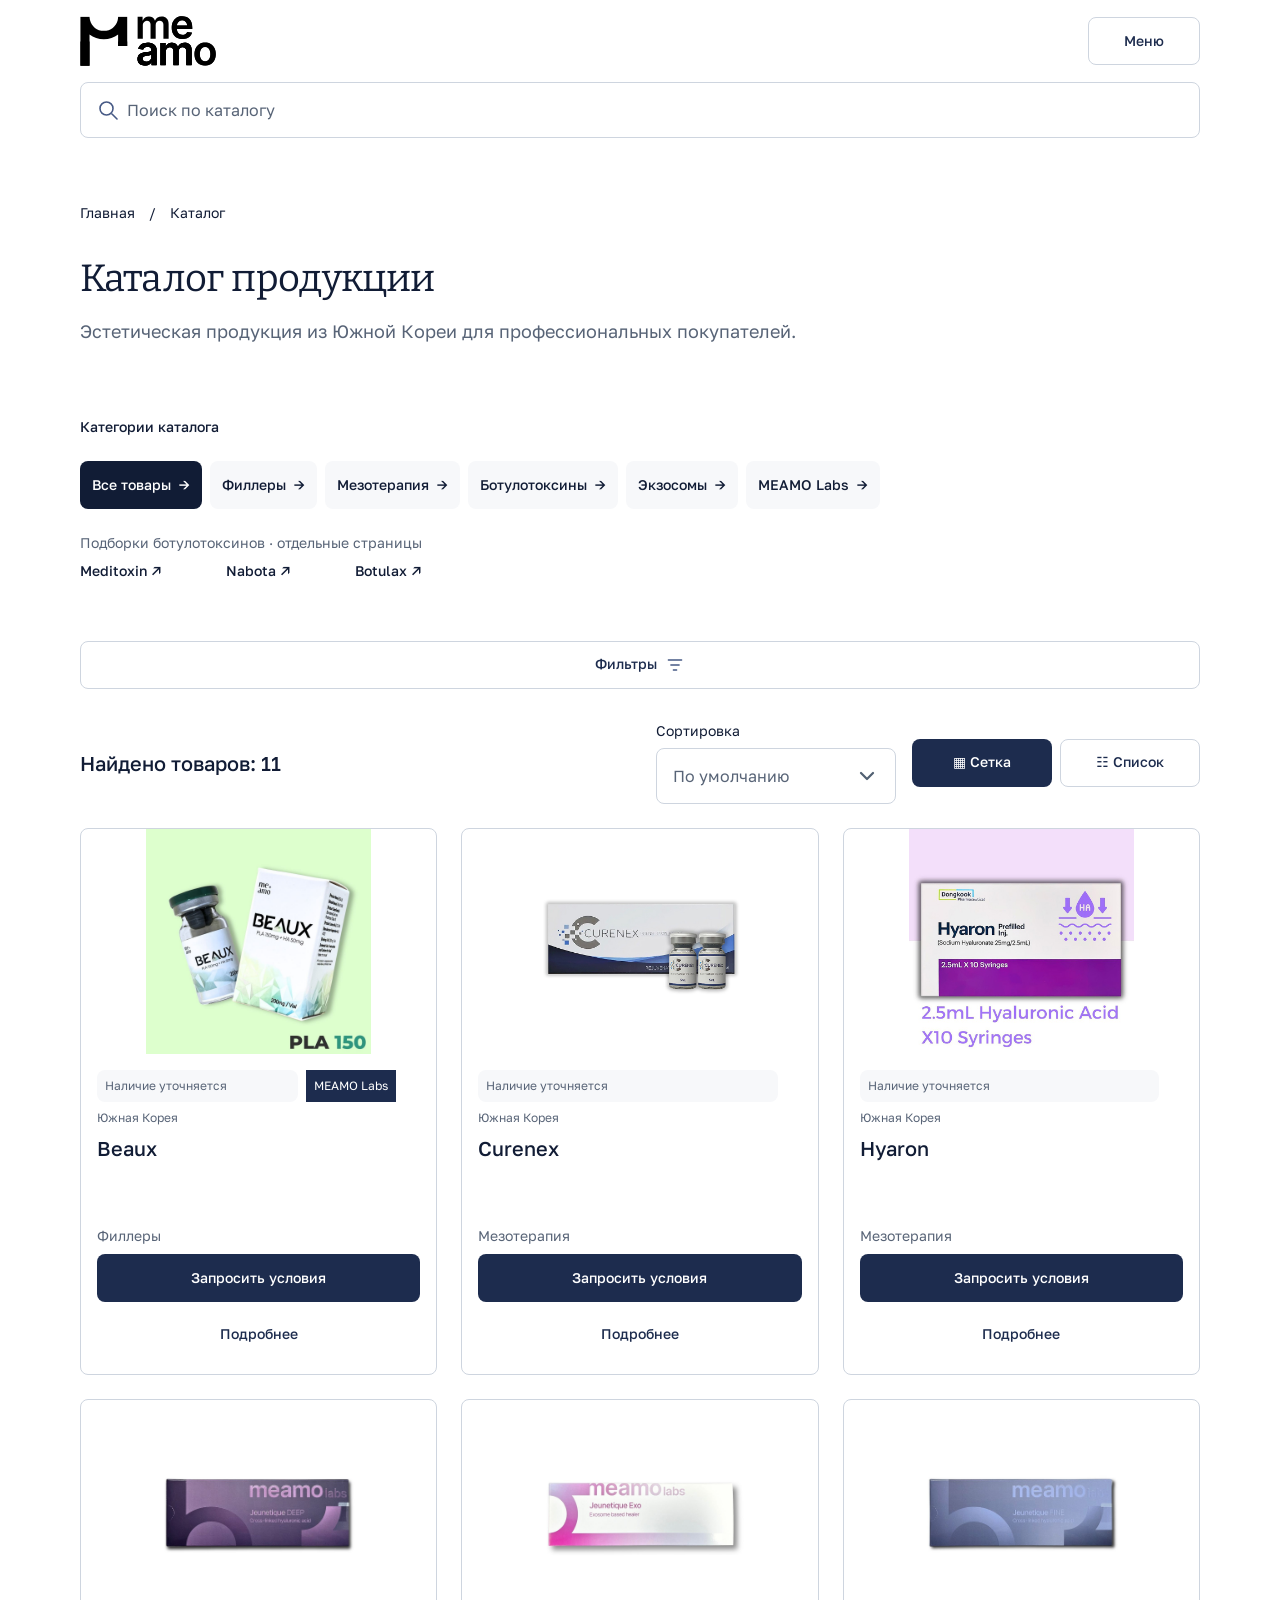
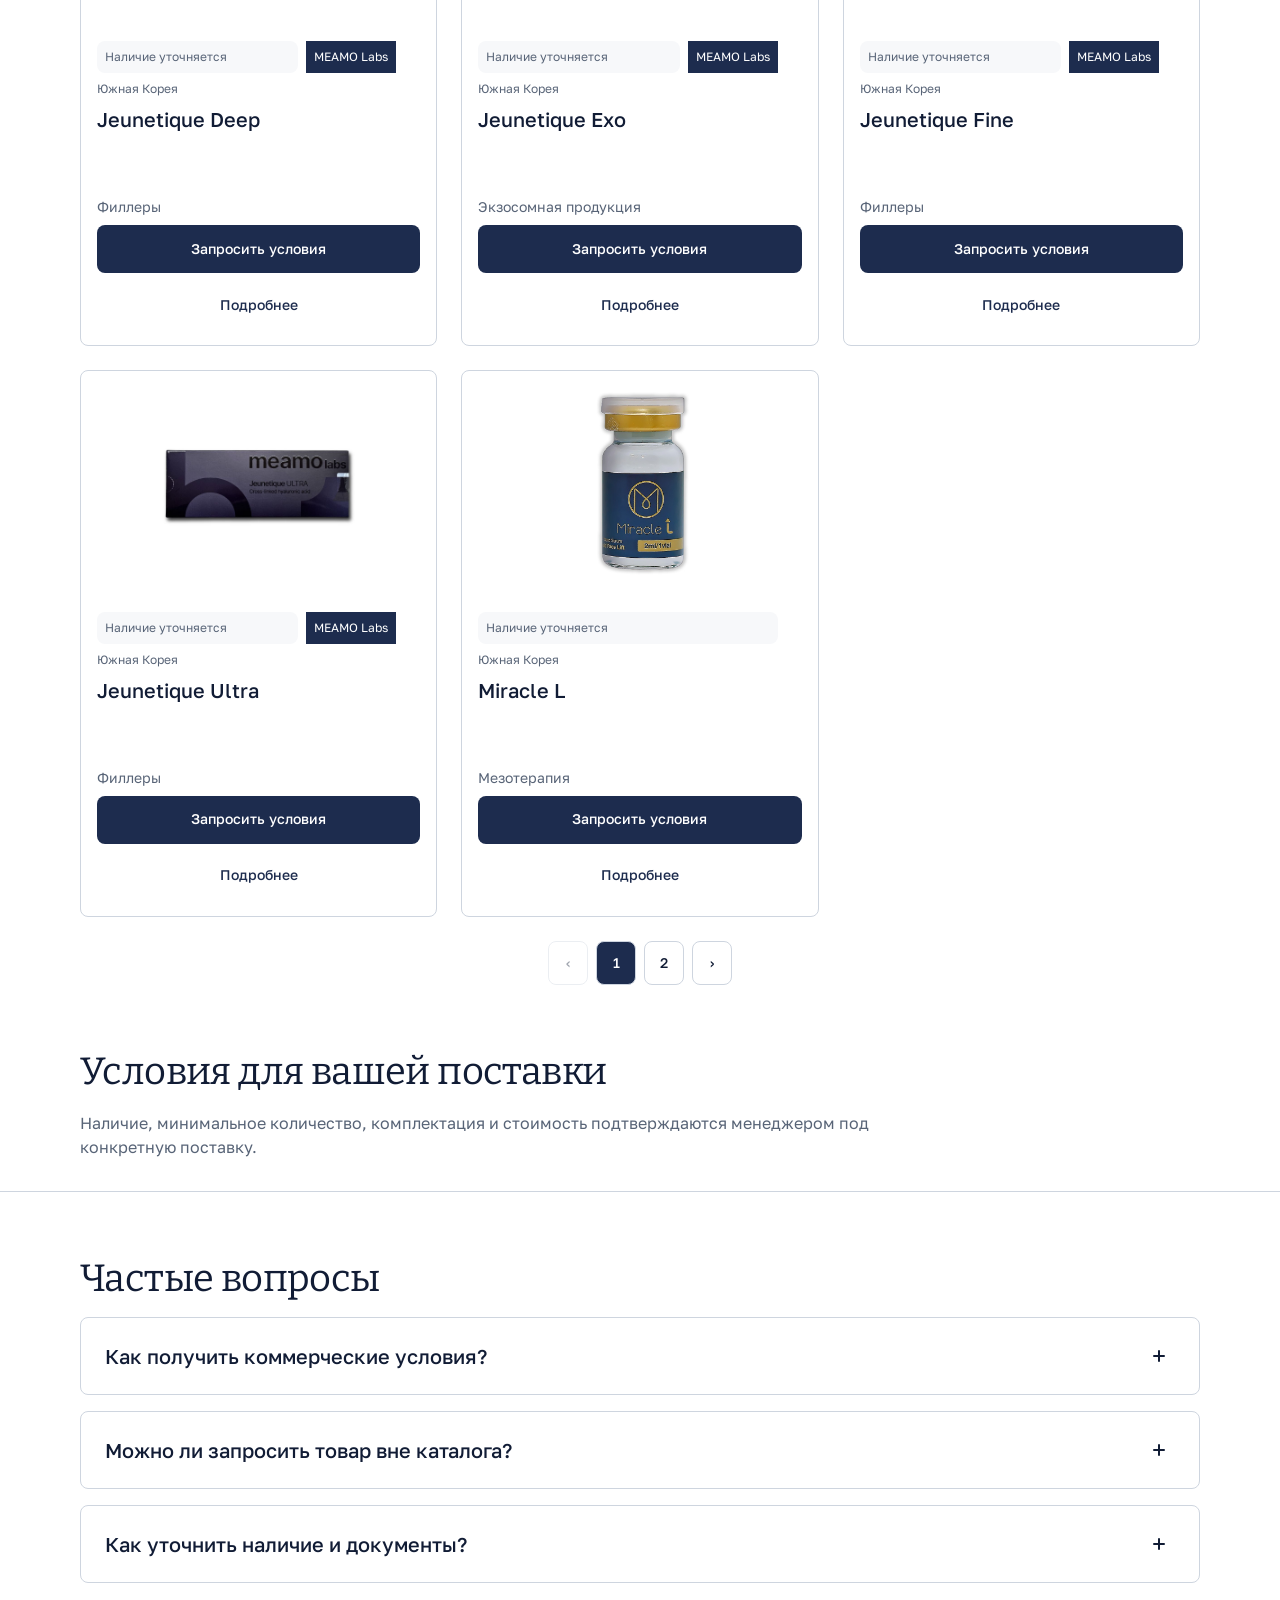
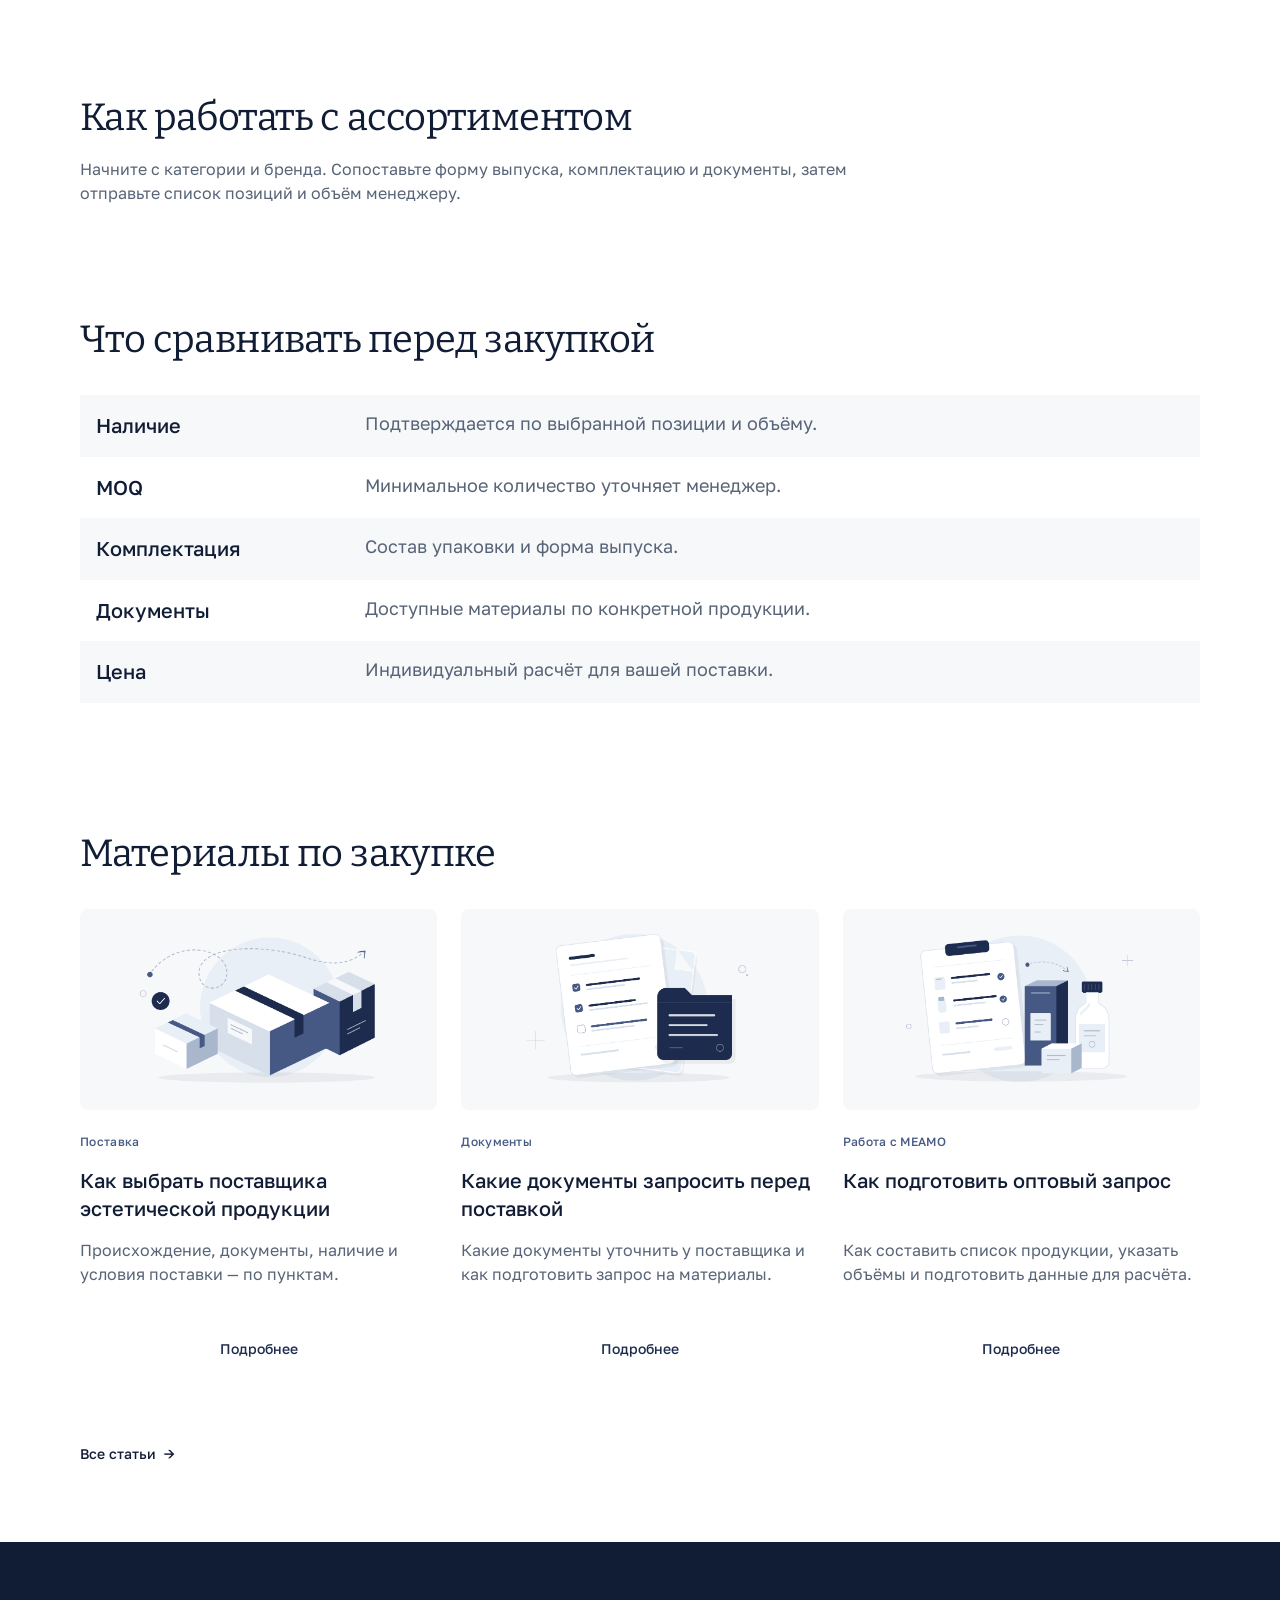
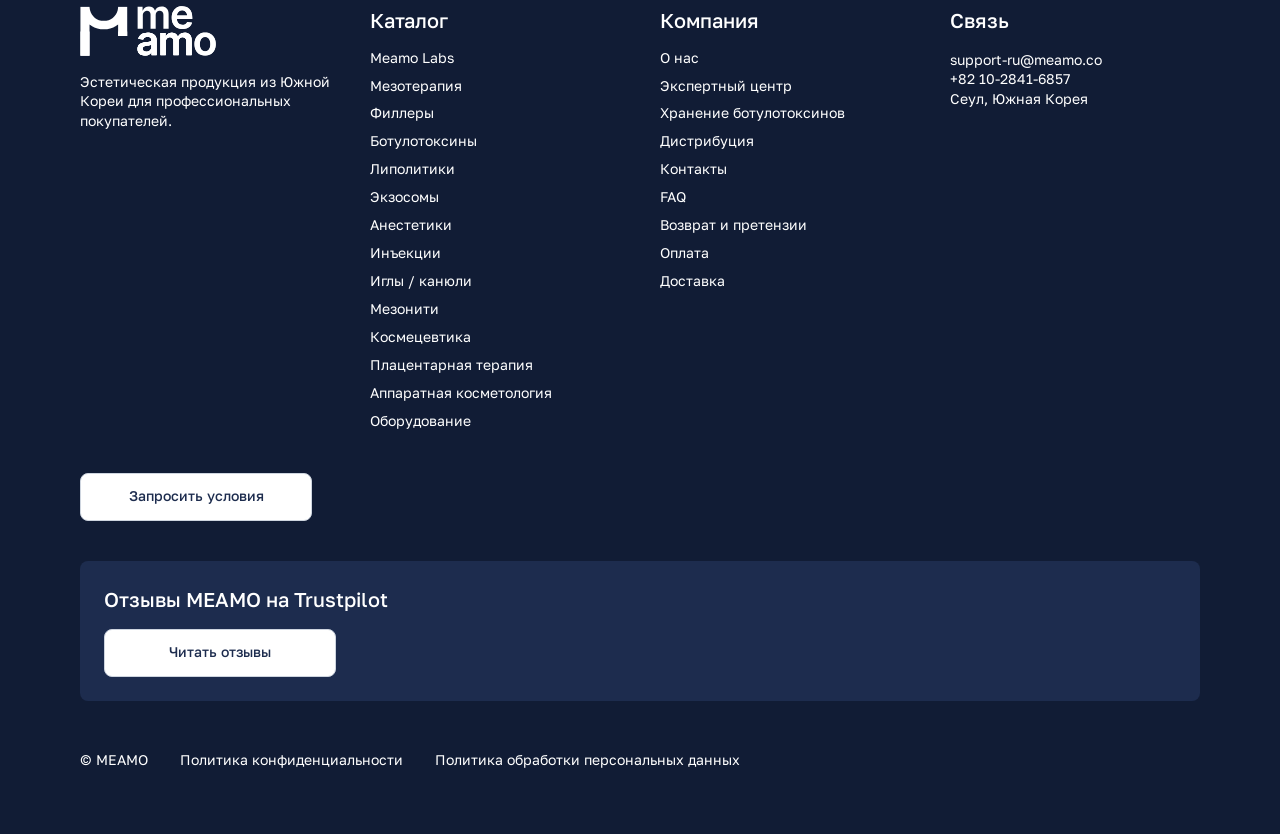
<file: catalog.html>
<!DOCTYPE html>
<html lang="ru">

<head>
	<meta charset="UTF-8">
	<meta name="viewport" content="width=device-width, initial-scale=1">
	<meta name="description"
		content="Продукция из Южной Кореи для профессиональных покупателей. Подбор ассортимента и запрос условий поставки.">
	<title>Каталог продукции — MEAMO</title>
	<link rel="icon" href="/images/icons/meamo-logo-black.svg" type="image/svg+xml">
	<link rel="stylesheet" href="/styles/css/swiper-bundle.min.css">
	<link rel="stylesheet" href="/styles/css/styles.css">
	<script src="/scripts/swiper-bundle.min.js" defer></script>
	<script src="/scripts/main.js" defer></script>
</head>

<body>
	<header class="header js-header">
		<div class="header__container container">
			<a class="header__logo" href="index.html" aria-label="MEAMO — главная"><img
					src="/images/icons/meamo-logo-black.svg" alt="MEAMO" width="136" height="50"></a>
			<button class="header__menu-toggle button button--secondary js-menu-toggle" type="button" aria-controls="header-menu"
				aria-expanded="false">Меню</button>
			<div class="header__mobile-menu js-menu" id="header-menu">
				<nav class="header__nav" aria-label="Основная навигация">
					<a class="header__link js-menu-link" href="catalog.html">Каталог</a>
					<a class="header__link js-menu-link" href="labs.html">MEAMO Labs</a>
					<a class="header__link js-menu-link" href="cooperation.html">Сотрудничество</a>
					<a class="header__link js-menu-link" href="about.html">О компании</a>
					<a class="header__link js-menu-link" href="expert-center.html">Экспертный центр</a>
					<a class="header__link js-menu-link" href="contacts.html">Контакты</a>
				</nav>
				<a class="header__request button js-menu-link" href="index.html#request">Запросить условия</a>
				<button class="header__menu-close button button--link js-menu-close" type="button">Закрыть меню ×</button>
			</div>
			<form class="search js-search-form" action="catalog.html" method="get" role="search">
				<label class="visually-hidden" for="catalog-search">Поиск по каталогу: название товара или бренда</label>
				<button class="search__submit" type="submit" aria-label="Найти в каталоге"><img src="/images/icons/search.svg"
						alt="" width="24" height="24"></button>
				<input class="search__field js-search-input" id="catalog-search" type="search" name="q"
					placeholder="Поиск по каталогу: название товара или бренда">
			</form>
		</div>
	</header>

	<main>
		<section class="intro" aria-labelledby="catalog-title">
			<div class="container">
				<nav class="breadcrumbs" aria-label="Хлебные крошки">
					<ol>
						<li><a href="index.html">Главная</a></li>
						<li aria-current="page">Каталог</li>
					</ol>
				</nav>
				<h1 id="catalog-title">Каталог продукции</h1>
				<p>Эстетическая продукция из Южной Кореи для профессиональных покупателей.</p>
			</div>
		</section>
		<section class="catalog-categories" aria-labelledby="categories-title">
			<div class="container">
				<h2 class="catalog-categories__title" id="categories-title">Категории каталога</h2>
				<nav class="catalog-categories__links" aria-label="Категории каталога">
					<a class="catalog-categories__link" href="catalog.html" aria-current="page">Все товары <span
							aria-hidden="true">→</span></a><a class="catalog-categories__link"
						href="catalog.html?category=fillers">Филлеры <span aria-hidden="true">→</span></a><a
						class="catalog-categories__link" href="catalog.html?category=mesotherapy">Мезотерапия <span
							aria-hidden="true">→</span></a><a class="catalog-categories__link"
						href="catalog.html?category=botulinum-toxins">Ботулотоксины <span aria-hidden="true">→</span></a><a
						class="catalog-categories__link" href="catalog.html?category=exosomes">Экзосомы <span
							aria-hidden="true">→</span></a><a class="catalog-categories__link" href="labs.html">MEAMO Labs <span
							aria-hidden="true">→</span></a>
				</nav>
				<p class="catalog-categories__caption">Подборки ботулотоксинов · отдельные страницы</p>
				<nav class="catalog-categories__seo-links" aria-label="Подборки ботулотоксинов"><a
						href="meditoxin.html">Meditoxin ↗</a><a href="nabota.html">Nabota ↗</a><a href="botulax.html">Botulax ↗</a>
				</nav>
			</div>
		</section>
		<section class="catalog js-catalog" id="catalog" aria-label="Товары каталога">
			<div class="catalog__container container">
				<div class="catalog__sidebar">
					<button class="catalog__open-filters button button--secondary js-catalog-filters-open" type="button" aria-controls="catalog-filters"
						aria-haspopup="dialog" aria-expanded="false">Фильтры <img src="/images/icons/filter.svg" width="20"
							height="20" alt=""></button>
					<dialog class="catalog-filter js-catalog-filters" id="catalog-filters" aria-labelledby="filters-title" open>
						<div class="catalog-filter__header">
							<h2 id="filters-title">Фильтры</h2><button class="catalog-filter__close js-catalog-filters-close js-catalog-filter-control" type="button"
								aria-label="Закрыть фильтры">×</button>
						</div>
						<form class="catalog-filter__form js-catalog-filter-form">
							<div class="catalog-filter__body">
								<details class="catalog-filter__group" open>
									<summary class="catalog-filter__toggle js-catalog-filter-toggle js-catalog-filter-control">Категория</summary>
									<div class="catalog-filter__options"><label class="catalog-filter__option"><input type="checkbox"
												name="category" value="fillers" data-label="Филлеры"
												data-group-label="Категория" class="js-catalog-filter-control js-catalog-filter-input"><span>Филлеры</span></label><label
											class="catalog-filter__option"><input type="checkbox" name="category" value="mesotherapy"
												data-label="Мезотерапия" data-group-label="Категория" class="js-catalog-filter-control js-catalog-filter-input"><span>Мезотерапия</span></label><label
											class="catalog-filter__option"><input type="checkbox" name="category" value="botulinum-toxins"
												data-label="Ботулотоксины" data-group-label="Категория" class="js-catalog-filter-control js-catalog-filter-input"><span>Ботулотоксины</span></label><label
											class="catalog-filter__option"><input type="checkbox" name="category" value="exosomes"
												data-label="Экзосомы" data-group-label="Категория" class="js-catalog-filter-control js-catalog-filter-input"><span>Экзосомы</span></label></div>
								</details>
								<details class="catalog-filter__group">
									<summary class="catalog-filter__toggle js-catalog-filter-toggle js-catalog-filter-control">Бренд</summary>
									<div class="catalog-filter__options"><label class="catalog-filter__option"><input type="checkbox"
												name="brand" value="jeunetique" data-label="Jeunetique"
												data-group-label="Бренд" class="js-catalog-filter-control js-catalog-filter-input"><span>Jeunetique</span></label><label
											class="catalog-filter__option"><input type="checkbox" name="brand" value="rejeunesse"
												data-label="Rejeunesse" data-group-label="Бренд" class="js-catalog-filter-control js-catalog-filter-input"><span>Rejeunesse</span></label></div>
								</details>
								<details class="catalog-filter__group">
									<summary class="catalog-filter__toggle js-catalog-filter-toggle js-catalog-filter-control">Наличие</summary>
									<div class="catalog-filter__options"><label class="catalog-filter__option"><input type="checkbox"
												name="availability" value="in-stock" data-label="В наличии" data-group-label="Наличие" class="js-catalog-filter-control js-catalog-filter-input"><span>В
												наличии</span></label><label class="catalog-filter__option"><input type="checkbox"
												name="availability" value="on-request" data-label="Под заказ"
												data-group-label="Наличие" class="js-catalog-filter-control js-catalog-filter-input"><span>Под заказ</span></label><label
											class="catalog-filter__option"><input type="checkbox" name="availability" value="limited"
												data-label="Ограничено" data-group-label="Наличие" class="js-catalog-filter-control js-catalog-filter-input"><span>Ограничено</span></label><label
											class="catalog-filter__option"><input type="checkbox" name="availability" value="unknown"
												data-label="Уточняется" data-group-label="Наличие" class="js-catalog-filter-control js-catalog-filter-input"><span>Уточняется</span></label></div>
								</details>
								<details class="catalog-filter__group">
									<summary class="catalog-filter__toggle js-catalog-filter-toggle js-catalog-filter-control">Страна</summary>
									<div class="catalog-filter__options"><label class="catalog-filter__option"><input type="checkbox"
												name="country" value="korea" data-label="Южная Корея" data-group-label="Страна" class="js-catalog-filter-control js-catalog-filter-input"><span>Южная
												Корея</span></label></div>
								</details>
								<h3 class="catalog-filter__subtitle">Дополнительные параметры</h3>
								<details class="catalog-filter__group">
									<summary class="catalog-filter__toggle js-catalog-filter-toggle js-catalog-filter-control">Объём / вес</summary>
									<div class="catalog-filter__options">
										<p class="catalog-filter__hint">Параметры уточняются.</p>
									</div>
								</details>
								<details class="catalog-filter__group">
									<summary class="catalog-filter__toggle js-catalog-filter-toggle js-catalog-filter-control">Комплектация</summary>
									<div class="catalog-filter__options">
										<p class="catalog-filter__hint">Параметры уточняются.</p>
									</div>
								</details>
								<details class="catalog-filter__group">
									<summary class="catalog-filter__toggle js-catalog-filter-toggle js-catalog-filter-control">Тип продукта</summary>
									<div class="catalog-filter__options">
										<p class="catalog-filter__hint">Параметры уточняются.</p>
									</div>
								</details>
								<details class="catalog-filter__group">
									<summary class="catalog-filter__toggle js-catalog-filter-toggle js-catalog-filter-control">Действующее вещество</summary>
									<div class="catalog-filter__options">
										<p class="catalog-filter__hint">Параметры уточняются.</p>
									</div>
								</details>
								<details class="catalog-filter__group">
									<summary class="catalog-filter__toggle js-catalog-filter-toggle js-catalog-filter-control">Наличие лидокаина</summary>
									<div class="catalog-filter__options">
										<p class="catalog-filter__hint">Параметры уточняются.</p>
									</div>
								</details>
								<details class="catalog-filter__group">
									<summary class="catalog-filter__toggle js-catalog-filter-toggle js-catalog-filter-control">Концентрация лидокаина</summary>
									<div class="catalog-filter__options">
										<p class="catalog-filter__hint">Параметры уточняются.</p>
									</div>
								</details>
								<details class="catalog-filter__group">
									<summary class="catalog-filter__toggle js-catalog-filter-toggle js-catalog-filter-control">Назначение</summary>
									<div class="catalog-filter__options">
										<p class="catalog-filter__hint">Параметры уточняются.</p>
									</div>
								</details>
								<details class="catalog-filter__group">
									<summary class="catalog-filter__toggle js-catalog-filter-toggle js-catalog-filter-control">Проблема кожи</summary>
									<div class="catalog-filter__options">
										<p class="catalog-filter__hint">Параметры уточняются.</p>
									</div>
								</details>
								<details class="catalog-filter__group">
									<summary class="catalog-filter__toggle js-catalog-filter-toggle js-catalog-filter-control">Область применения</summary>
									<div class="catalog-filter__options">
										<p class="catalog-filter__hint">Параметры уточняются.</p>
									</div>
								</details>
								<details class="catalog-filter__group">
									<summary class="catalog-filter__toggle js-catalog-filter-toggle js-catalog-filter-control">Тип кожи</summary>
									<div class="catalog-filter__options">
										<p class="catalog-filter__hint">Параметры уточняются.</p>
									</div>
								</details>
								<details class="catalog-filter__group">
									<summary class="catalog-filter__toggle js-catalog-filter-toggle js-catalog-filter-control">Возраст</summary>
									<div class="catalog-filter__options">
										<p class="catalog-filter__hint">Параметры уточняются.</p>
									</div>
								</details>
							</div>
							<div class="catalog-filter__actions"><button class="catalog-filter__apply button js-catalog-filter-control"
									type="submit">Применить</button><button class="button button--secondary js-catalog-filter-control" type="reset">Сбросить
									фильтры</button></div>
						</form>
					</dialog>
				</div>
				<div class="catalog__results js-catalog-results" aria-labelledby="results-count" role="region">
					<div class="catalog-toolbar">
						<h2 class="catalog-toolbar__count js-catalog-count" id="results-count" tabindex="-1" role="status" aria-live="polite">Найдено
							11 товаров</h2><label class="catalog-toolbar__sort js-select-label" for="catalog-sort"><span>Сортировка</span><select
								id="catalog-sort" class="js-catalog-sort js-select">
								<option value="default">По умолчанию</option>
								<option value="asc">По названию А–Я</option>
								<option value="desc">По названию Я–А</option>
							</select></label>
						<div class="catalog-toolbar__views" role="group" aria-label="Вид товаров"><button class="button js-catalog-view"
								type="button" data-catalog-view="grid" aria-pressed="true" aria-controls="catalog-items">▦
								Сетка</button><button class="button button--secondary js-catalog-view" type="button" data-catalog-view="list"
								aria-pressed="false" aria-controls="catalog-items">☷ Список</button></div>
					</div>
					<div class="catalog__chips js-catalog-chips" aria-label="Выбранные фильтры" hidden></div>
					<div class="catalog-grid js-catalog-grid" id="catalog-items">
						<article class="product-card js-product-card" data-category="fillers" data-brand="" data-country="korea"
							data-availability="unknown">
							<a class="product-card__media" href="product-beaux.html" aria-label="Подробнее о Beaux"><img
									src="/images/products/Beaux.jpg" alt="Упаковка Beaux" width="1000" height="1000" loading="lazy"></a>
							<div class="product-card__content">
								<div class="product-card__labels"><span class="product-card__status">Наличие уточняется</span><span
										class="product-card__badge js-product-badge">MEAMO Labs</span></div>
								<p class="product-card__country">Южная Корея</p>
								<h3 class="product-card__title js-product-title"><a href="product-beaux.html">Beaux</a></h3>
								<p class="product-card__category">Филлеры</p>
								<a class="button" href="index.html#request" data-request-context="Beaux — запрос условий">Запросить
									условия</a><a class="product-card__details button button--link"
									href="product-beaux.html">Подробнее<span class="visually-hidden"> о Beaux</span></a>
							</div>
						</article>
						<article class="product-card js-product-card" data-category="mesotherapy" data-brand="" data-country="korea"
							data-availability="unknown">
							<a class="product-card__media" href="product-curenex.html" aria-label="Подробнее о Curenex"><img
									src="/images/products/Curenex.jpg" alt="Упаковка Curenex" width="1000" height="1000"
									loading="lazy"></a>
							<div class="product-card__content">
								<div class="product-card__labels"><span class="product-card__status">Наличие уточняется</span></div>
								<p class="product-card__country">Южная Корея</p>
								<h3 class="product-card__title js-product-title"><a href="product-curenex.html">Curenex</a></h3>
								<p class="product-card__category">Мезотерапия</p>
								<a class="button" href="index.html#request" data-request-context="Curenex — запрос условий">Запросить
									условия</a><a class="product-card__details button button--link"
									href="product-curenex.html">Подробнее<span class="visually-hidden"> о Curenex</span></a>
							</div>
						</article>
						<article class="product-card js-product-card" data-category="mesotherapy" data-brand="" data-country="korea"
							data-availability="unknown">
							<a class="product-card__media" href="product-hyaron.html" aria-label="Подробнее о Hyaron"><img
									src="/images/products/Hyaron.jpg" alt="Упаковка Hyaron" width="1000" height="1000" loading="lazy"></a>
							<div class="product-card__content">
								<div class="product-card__labels"><span class="product-card__status">Наличие уточняется</span></div>
								<p class="product-card__country">Южная Корея</p>
								<h3 class="product-card__title js-product-title"><a href="product-hyaron.html">Hyaron</a></h3>
								<p class="product-card__category">Мезотерапия</p>
								<a class="button" href="index.html#request" data-request-context="Hyaron — запрос условий">Запросить
									условия</a><a class="product-card__details button button--link"
									href="product-hyaron.html">Подробнее<span class="visually-hidden"> о Hyaron</span></a>
							</div>
						</article>
						<article class="product-card js-product-card" data-category="fillers" data-brand="jeunetique" data-country="korea"
							data-availability="unknown">
							<a class="product-card__media" href="product-jeunetique-deep.html"
								aria-label="Подробнее о Jeunetique Deep"><img src="/images/products/Jeunetique%20Deep.jpg"
									alt="Упаковка Jeunetique Deep" width="1000" height="1000" loading="lazy"></a>
							<div class="product-card__content">
								<div class="product-card__labels"><span class="product-card__status">Наличие уточняется</span><span
										class="product-card__badge js-product-badge">MEAMO Labs</span></div>
								<p class="product-card__country">Южная Корея</p>
								<h3 class="product-card__title js-product-title"><a href="product-jeunetique-deep.html">Jeunetique Deep</a></h3>
								<p class="product-card__category">Филлеры</p>
								<a class="button" href="index.html#request"
									data-request-context="Jeunetique Deep — запрос условий">Запросить условия</a><a
									class="product-card__details button button--link" href="product-jeunetique-deep.html">Подробнее<span
										class="visually-hidden"> о Jeunetique Deep</span></a>
							</div>
						</article>
						<article class="product-card js-product-card" data-category="exosomes" data-brand="jeunetique" data-country="korea"
							data-availability="unknown">
							<a class="product-card__media" href="product-jeunetique-exo.html"
								aria-label="Подробнее о Jeunetique Exo"><img src="/images/products/Jeunetique%20Exo.jpg"
									alt="Упаковка Jeunetique Exo" width="1000" height="1000" loading="lazy"></a>
							<div class="product-card__content">
								<div class="product-card__labels"><span class="product-card__status">Наличие уточняется</span><span
										class="product-card__badge js-product-badge">MEAMO Labs</span></div>
								<p class="product-card__country">Южная Корея</p>
								<h3 class="product-card__title js-product-title"><a href="product-jeunetique-exo.html">Jeunetique Exo</a></h3>
								<p class="product-card__category">Экзосомная продукция</p>
								<a class="button" href="index.html#request"
									data-request-context="Jeunetique Exo — запрос условий">Запросить условия</a><a
									class="product-card__details button button--link" href="product-jeunetique-exo.html">Подробнее<span
										class="visually-hidden"> о Jeunetique Exo</span></a>
							</div>
						</article>
						<article class="product-card js-product-card" data-category="fillers" data-brand="jeunetique" data-country="korea"
							data-availability="unknown">
							<a class="product-card__media" href="product.html" aria-label="Подробнее о Jeunetique Fine"><img
									src="/images/products/Jeunetique%20Fine.jpg" alt="Упаковка Jeunetique Fine" width="1000" height="1000"
									loading="lazy"></a>
							<div class="product-card__content">
								<div class="product-card__labels"><span class="product-card__status">Наличие уточняется</span><span
										class="product-card__badge js-product-badge">MEAMO Labs</span></div>
								<p class="product-card__country">Южная Корея</p>
								<h3 class="product-card__title js-product-title"><a href="product.html">Jeunetique Fine</a></h3>
								<p class="product-card__category">Филлеры</p>
								<a class="button" href="product.html#request"
									data-request-context="Jeunetique Fine — запрос условий">Запросить условия</a><a
									class="product-card__details button button--link" href="product.html">Подробнее<span
										class="visually-hidden"> о Jeunetique Fine</span></a>
							</div>
						</article>
						<article class="product-card js-product-card" data-category="fillers" data-brand="jeunetique" data-country="korea"
							data-availability="unknown">
							<a class="product-card__media" href="product-jeunetique-ultra.html"
								aria-label="Подробнее о Jeunetique Ultra"><img src="/images/products/Jeunetique%20Ultra.jpg"
									alt="Упаковка Jeunetique Ultra" width="1000" height="1000" loading="lazy"></a>
							<div class="product-card__content">
								<div class="product-card__labels"><span class="product-card__status">Наличие уточняется</span><span
										class="product-card__badge js-product-badge">MEAMO Labs</span></div>
								<p class="product-card__country">Южная Корея</p>
								<h3 class="product-card__title js-product-title"><a href="product-jeunetique-ultra.html">Jeunetique Ultra</a></h3>
								<p class="product-card__category">Филлеры</p>
								<a class="button" href="index.html#request"
									data-request-context="Jeunetique Ultra — запрос условий">Запросить условия</a><a
									class="product-card__details button button--link" href="product-jeunetique-ultra.html">Подробнее<span
										class="visually-hidden"> о Jeunetique Ultra</span></a>
							</div>
						</article>
						<article class="product-card js-product-card" data-category="mesotherapy" data-brand="" data-country="korea"
							data-availability="unknown">
							<a class="product-card__media" href="product-miracle-l.html" aria-label="Подробнее о Miracle L"><img
									src="/images/products/Miracle%20L.jpg" alt="Упаковка Miracle L" width="1000" height="1000"
									loading="lazy"></a>
							<div class="product-card__content">
								<div class="product-card__labels"><span class="product-card__status">Наличие уточняется</span></div>
								<p class="product-card__country">Южная Корея</p>
								<h3 class="product-card__title js-product-title"><a href="product-miracle-l.html">Miracle L</a></h3>
								<p class="product-card__category">Мезотерапия</p>
								<a class="button" href="index.html#request" data-request-context="Miracle L — запрос условий">Запросить
									условия</a><a class="product-card__details button button--link"
									href="product-miracle-l.html">Подробнее<span class="visually-hidden"> о Miracle L</span></a>
							</div>
						</article>
						<article class="product-card js-product-card" data-category="unknown" data-brand="rejeunesse" data-country="korea"
							data-availability="unknown" hidden>
							<a class="product-card__media" href="product-rejeunesse-shape.html"
								aria-label="Подробнее о Rejeunesse Shape"><img src="/images/products/Rejeunesse%20Shape.jpg"
									alt="Упаковка Rejeunesse Shape" width="1000" height="1000" loading="lazy"></a>
							<div class="product-card__content">
								<div class="product-card__labels"><span class="product-card__status">Наличие уточняется</span></div>
								<p class="product-card__country">Южная Корея</p>
								<h3 class="product-card__title js-product-title"><a href="product-rejeunesse-shape.html">Rejeunesse Shape</a></h3>
								<p class="product-card__category">Категория уточняется</p>
								<a class="button" href="index.html#request"
									data-request-context="Rejeunesse Shape — запрос условий">Запросить условия</a><a
									class="product-card__details button button--link" href="product-rejeunesse-shape.html">Подробнее<span
										class="visually-hidden"> о Rejeunesse Shape</span></a>
							</div>
						</article>
						<article class="product-card js-product-card" data-category="unknown" data-brand="" data-country="korea"
							data-availability="unknown" hidden>
							<a class="product-card__media" href="product-yvoire-classic.html"
								aria-label="Подробнее о Yvoire Classic"><img src="/images/products/Yvoire%20Classic.jpg"
									alt="Упаковка Yvoire Classic" width="1000" height="1000" loading="lazy"></a>
							<div class="product-card__content">
								<div class="product-card__labels"><span class="product-card__status">Наличие уточняется</span></div>
								<p class="product-card__country">Южная Корея</p>
								<h3 class="product-card__title js-product-title"><a href="product-yvoire-classic.html">Yvoire Classic</a></h3>
								<p class="product-card__category">Категория уточняется</p>
								<a class="button" href="index.html#request"
									data-request-context="Yvoire Classic — запрос условий">Запросить условия</a><a
									class="product-card__details button button--link" href="product-yvoire-classic.html">Подробнее<span
										class="visually-hidden"> о Yvoire Classic</span></a>
							</div>
						</article>
						<article class="product-card js-product-card" data-category="unknown" data-brand="" data-country="korea"
							data-availability="unknown" hidden>
							<a class="product-card__media" href="product-silhouette-body-contouring-serum.html"
								aria-label="Подробнее о Silhouette Body Contouring Serum"><img
									src="/images/products/Silhouette%20Body%20Contouring%20Serum.jpg"
									alt="Упаковка Silhouette Body Contouring Serum" width="1000" height="1000" loading="lazy"></a>
							<div class="product-card__content">
								<div class="product-card__labels"><span class="product-card__status">Наличие уточняется</span><span
										class="product-card__badge js-product-badge">MEAMO Labs</span></div>
								<p class="product-card__country">Южная Корея</p>
								<h3 class="product-card__title js-product-title"><a href="product-silhouette-body-contouring-serum.html">Silhouette Body
										Contouring Serum</a></h3>
								<p class="product-card__category">Категория уточняется</p>
								<a class="button" href="index.html#request"
									data-request-context="Silhouette Body Contouring Serum — запрос условий">Запросить условия</a><a
									class="product-card__details button button--link"
									href="product-silhouette-body-contouring-serum.html">Подробнее<span class="visually-hidden"> о
										Silhouette Body Contouring Serum</span></a>
							</div>
						</article>
					</div>
					<div class="catalog__empty js-catalog-empty" hidden>
						<h3>По фильтру ничего не найдено</h3>
						<p>Попробуйте изменить категорию, бренд или статус наличия.</p><button class="button button--secondary js-catalog-clear-filters"
							type="button" data-clear-filters>Сбросить фильтры</button><a class="button"
							href="index.html#request">Отправить запрос менеджеру</a>
					</div>
					<nav class="pagination js-pagination" aria-label="Страницы каталога"><button class="pagination__button js-pagination-button" type="button"
							data-page="prev" aria-label="Предыдущая страница" disabled>‹</button><button class="pagination__button js-pagination-button"
							type="button" data-page="1" aria-current="page">1</button><button class="pagination__button js-pagination-button" type="button"
							data-page="2">2</button><button class="pagination__button js-pagination-button" type="button" data-page="next"
							aria-label="Следующая страница">›</button></nav>
				</div>
			</div>

		</section>
		<section class="section padding-sm" aria-labelledby="conditions-title">
			<div class="container">
				<div class="section-heading">
					<h2 id="conditions-title">Условия для вашей поставки</h2>
					<p>Наличие, минимальное количество, комплектация и стоимость подтверждаются менеджером под конкретную
						поставку.</p>
				</div>
			</div>
		</section>
		<section class="faq js-faq" aria-labelledby="faq-title">
			<div class="container">
				<div class="section-heading">
					<h2 id="faq-title">Частые вопросы</h2>
				</div>
				<div class="faq__items">
					<div class="faq__item js-faq-item">
						<h3 class="faq__heading"><button class="faq__toggle js-faq-toggle" id="faq-question-1" type="button" aria-expanded="false"
								aria-controls="faq-answer-1">Как получить коммерческие условия?<span class="faq__indicator"
									aria-hidden="true"></span></button></h3>
						<div class="faq__answer js-faq-answer" role="region" id="faq-answer-1" aria-labelledby="faq-question-1" aria-hidden="true"
							inert>
							<div class="faq__content">
								<p>Укажите нужные позиции, желаемое количество и контакт для ответа в <a href="index.html#request">форме
										запроса</a>. Менеджер проверит наличие и подготовит предложение.</p>
							</div>
						</div>
					</div>
					<div class="faq__item js-faq-item">
						<h3 class="faq__heading"><button class="faq__toggle js-faq-toggle" id="faq-question-2" type="button" aria-expanded="false"
								aria-controls="faq-answer-2">Можно ли запросить товар вне каталога?<span class="faq__indicator"
									aria-hidden="true"></span></button></h3>
						<div class="faq__answer js-faq-answer" role="region" id="faq-answer-2" aria-labelledby="faq-question-2" aria-hidden="true"
							inert>
							<div class="faq__content">
								<p>Да, пришлите название или фотографию упаковки. Отдел закупок проверит возможность поставки.</p>
							</div>
						</div>
					</div>
					<div class="faq__item js-faq-item">
						<h3 class="faq__heading"><button class="faq__toggle js-faq-toggle" id="faq-question-3" type="button" aria-expanded="false"
								aria-controls="faq-answer-3">Как уточнить наличие и документы?<span class="faq__indicator"
									aria-hidden="true"></span></button></h3>
						<div class="faq__answer js-faq-answer" role="region" id="faq-answer-3" aria-labelledby="faq-question-3" aria-hidden="true"
							inert>
							<div class="faq__content">
								<p>Обратитесь к менеджеру с названием товара и перечнем нужных материалов. Наличие и документы
									уточняются по конкретной продукции.</p>
							</div>
						</div>
					</div>
				</div>
			</div>
		</section>
		<section class="section padding-md" aria-labelledby="assortment-title">
			<div class="container">
				<div class="section-heading">
					<h2 id="assortment-title">Как работать с ассортиментом</h2>
					<p>Начните с категории и бренда. Сопоставьте форму выпуска, комплектацию и документы, затем отправьте список
						позиций и объём менеджеру.</p>
				</div>
			</div>
		</section>
		<section class="section padding-lg" aria-labelledby="compare-title">
			<div class="container">
				<div class="section-heading">
					<h2 id="compare-title">Что сравнивать перед закупкой</h2>
				</div>
				<table class="info-table info-table--large">
					<caption class="visually-hidden">Параметры условий поставки</caption>
					<tbody>
						<tr>
							<th scope="row">Наличие</th>
							<td>Подтверждается по выбранной позиции и объёму.</td>
						</tr>
						<tr>
							<th scope="row">MOQ</th>
							<td>Минимальное количество уточняет менеджер.</td>
						</tr>
						<tr>
							<th scope="row">Комплектация</th>
							<td>Состав упаковки и форма выпуска.</td>
						</tr>
						<tr>
							<th scope="row">Документы</th>
							<td>Доступные материалы по конкретной продукции.</td>
						</tr>
						<tr>
							<th scope="row">Цена</th>
							<td>Индивидуальный расчёт для вашей поставки.</td>
						</tr>
					</tbody>
				</table>
			</div>
		</section>
		<section class="expert-center section padding-lg" aria-labelledby="expert-title">
			<div class="container">
				<div class="section-heading">
					<h2 id="expert-title">Материалы по закупке</h2>
				</div>
				<div class="expert-center__grid grid grid--three">
					<article class="article-card"><a class="article-card__media" href="article-supplier.html"
							aria-label="Как выбрать поставщика эстетической продукции"><img src="/images/Illustrations/logistics.jpg"
								alt="" width="1200" height="675" loading="lazy"></a>
						<p class="article-card__topic">Поставка</p>
						<h3 class="article-card__title">Как выбрать поставщика эстетической продукции</h3>
						<p class="article-card__description">Происхождение, документы, наличие и условия поставки — по пунктам.</p>
						<a class="article-card__link button button--link" href="article-supplier.html">Подробнее<span
								class="visually-hidden"> о выборе поставщика</span></a>
					</article>
					<article class="article-card"><a class="article-card__media" href="article-documents.html"
							aria-label="Какие документы запросить перед поставкой"><img src="/images/Illustrations/documents.jpg"
								alt="" width="1200" height="675" loading="lazy"></a>
						<p class="article-card__topic">Документы</p>
						<h3 class="article-card__title">Какие документы запросить перед поставкой</h3>
						<p class="article-card__description">Какие документы уточнить у поставщика и как подготовить запрос на
							материалы.</p><a class="article-card__link button button--link"
							href="article-documents.html">Подробнее<span class="visually-hidden"> о документах перед
								поставкой</span></a>
					</article>
					<article class="article-card"><a class="article-card__media" href="article.html"
							aria-label="Как подготовить оптовый запрос"><img src="/images/Illustrations/procurement.jpg" alt=""
								width="1200" height="675" loading="lazy"></a>
						<p class="article-card__topic">Работа с MEAMO</p>
						<h3 class="article-card__title">Как подготовить оптовый запрос</h3>
						<p class="article-card__description">Как составить список продукции, указать объёмы и подготовить данные для
							расчёта.</p><a class="article-card__link button button--link" href="article.html">Подробнее<span
								class="visually-hidden"> о подготовке оптового
								запроса</span></a>
					</article>
				</div>
				<a class="expert-center__all" href="expert-center.html">Все статьи <span aria-hidden="true">→</span></a>
			</div>
		</section>
	</main>

	<footer class="footer">
		<div class="footer__container container">
			<div class="footer__columns">
				<div class="footer__brand"><a href="index.html" aria-label="MEAMO — главная"><img
							src="/images/icons/meamo-logo-white.svg" alt="MEAMO" width="136" height="50" loading="lazy"></a>
					<p>Эстетическая продукция из Южной Кореи для профессиональных покупателей.</p>
				</div>
				<nav class="footer__group" aria-labelledby="footer-catalog">
					<h2 id="footer-catalog">Каталог</h2>
					<ul class="footer__links">
						<li><a href="labs.html">Meamo Labs</a></li>
						<li><a href="catalog.html?category=mesotherapy">Мезотерапия</a></li>
						<li><a href="catalog.html?category=fillers">Филлеры</a></li>
						<li><a href="catalog.html?category=botulinum-toxins">Ботулотоксины</a></li>
						<li><a href="catalog.html?category=lipolytics">Липолитики</a></li>
						<li><a href="catalog.html?category=exosomes">Экзосомы</a></li>
						<li><a href="catalog.html?category=anesthetics">Анестетики</a></li>
						<li><a href="catalog.html?category=injections">Инъекции</a></li>
						<li><a href="catalog.html?category=needles-cannulas">Иглы / канюли</a></li>
						<li><a href="catalog.html?category=threads">Мезонити</a></li>
						<li><a href="catalog.html?category=cosmeceuticals">Космецевтика</a></li>
						<li><a href="catalog.html?category=placental-therapy">Плацентарная терапия</a></li>
						<li><a href="catalog.html?category=apparatus-cosmetology">Аппаратная косметология</a></li>
						<li><a href="catalog.html?category=equipment">Оборудование</a></li>
					</ul>
				</nav>
				<nav class="footer__group" aria-labelledby="footer-company">
					<h2 id="footer-company">Компания</h2>
					<ul class="footer__links">
						<li><a href="about.html">О нас</a></li>
						<li><a href="expert-center.html">Экспертный центр</a></li>
						<li><a href="article-storage.html">Хранение ботулотоксинов</a></li>
						<li><a href="cooperation.html">Дистрибуция</a></li>
						<li><a href="contacts.html">Контакты</a></li>
						<li><a href="catalog.html">FAQ</a></li>
						<li><a href="cooperation.html">Возврат и претензии</a></li>
						<li><a href="cooperation.html">Оплата</a></li>
						<li><a href="cooperation.html">Доставка</a></li>
					</ul>
				</nav>
				<div class="footer__contacts">
					<h2>Связь</h2>
					<address><a href="mailto:support-ru@meamo.co">support-ru@meamo.co</a><a href="tel:+821028416857">+82
							10-2841-6857</a><span>Сеул, Южная Корея</span></address>
				</div>
			</div>
			<a class="footer__request button button--secondary" href="index.html#request">Запросить условия</a>
			<div class="footer__reviews">
				<h2>Отзывы MEAMO на Trustpilot</h2>
				<a class="footer__reviews-link button button--secondary" href="/" rel="noopener noreferrer">Читать отзывы</a>
			</div>
			<div class="footer__legal"><span>© MEAMO</span><a href="privacy.html">Политика конфиденциальности</a><a
					href="personal-data.html">Политика обработки персональных данных</a></div>
		</div>
	</footer>
</body>

</html>
</file>
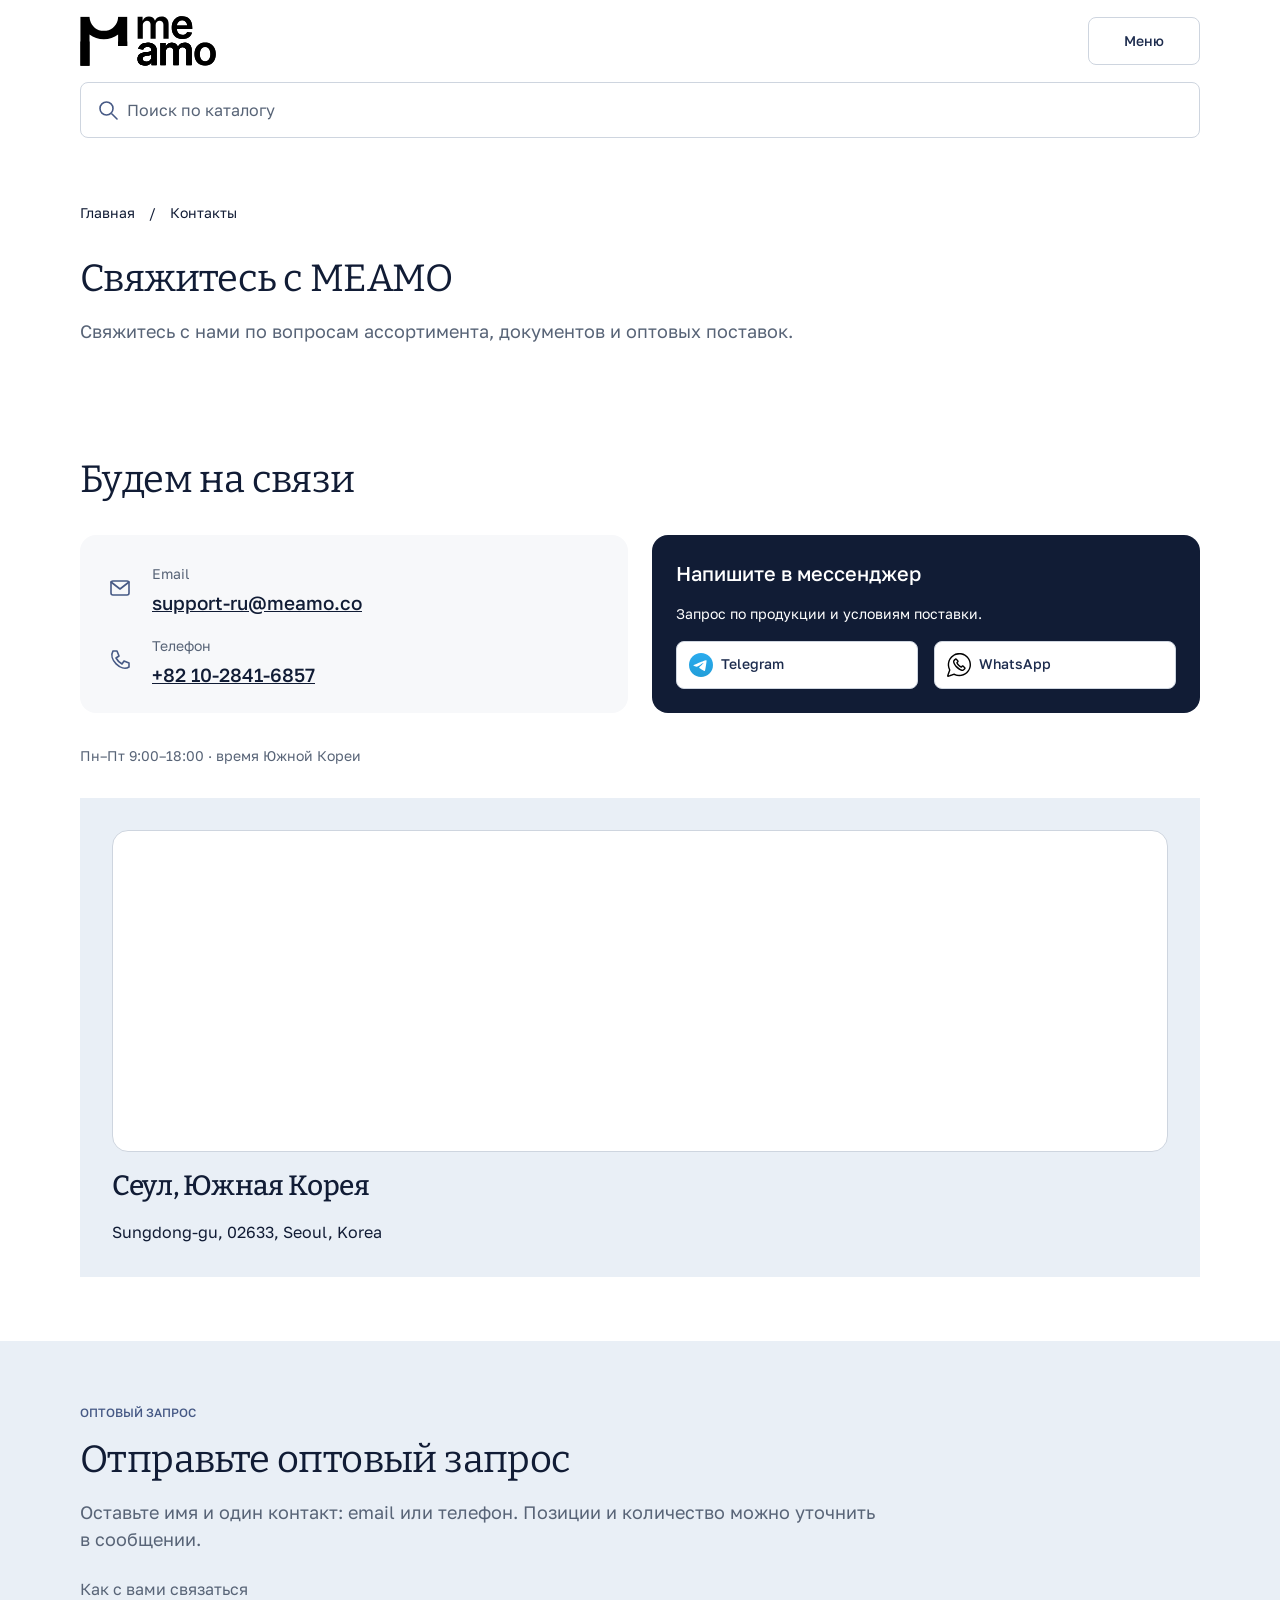
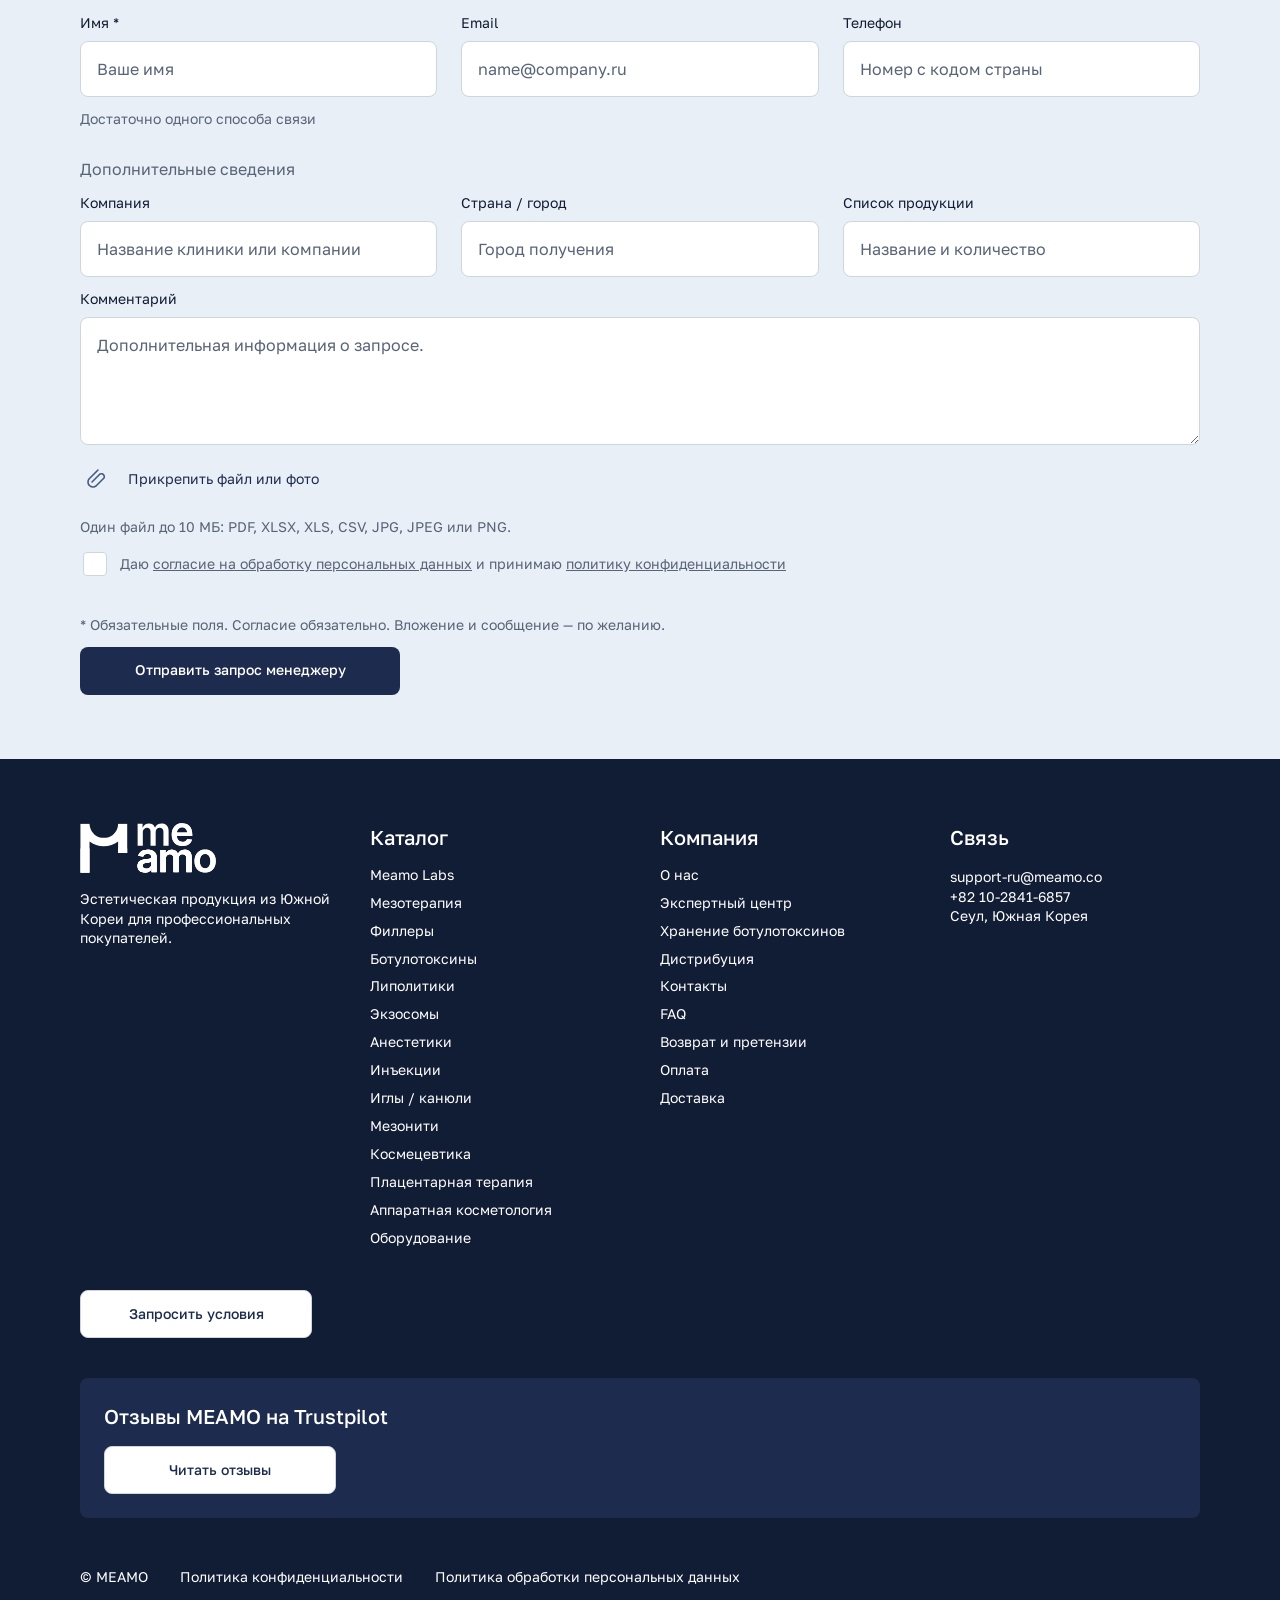
<file: contacts.html>
<!DOCTYPE html>
<html lang="ru">

<head>
	<meta charset="UTF-8">
	<meta name="viewport" content="width=device-width, initial-scale=1">
	<meta name="description" content="Связь с командой MEAMO по вопросам продукции, документов и оптовых поставок.">
	<title>Контакты — MEAMO</title>
	<link rel="icon" href="/images/icons/meamo-logo-black.svg" type="image/svg+xml">
	<link rel="stylesheet" href="/styles/css/swiper-bundle.min.css">
	<link rel="stylesheet" href="/styles/css/styles.css">
	<script src="/scripts/swiper-bundle.min.js" defer></script>
	<script src="/scripts/main.js" defer></script>
</head>

<body>
	<header class="header js-header">
		<div class="header__container container">
			<a class="header__logo" href="index.html" aria-label="MEAMO — главная"><img
					src="/images/icons/meamo-logo-black.svg" alt="MEAMO" width="136" height="50"></a>
			<button class="header__menu-toggle button button--secondary js-menu-toggle" type="button" aria-controls="header-menu"
				aria-expanded="false">Меню</button>
			<div class="header__mobile-menu js-menu" id="header-menu">
				<nav class="header__nav" aria-label="Основная навигация">
					<a class="header__link js-menu-link" href="catalog.html">Каталог</a>
					<a class="header__link js-menu-link" href="labs.html">MEAMO Labs</a>
					<a class="header__link js-menu-link" href="cooperation.html">Сотрудничество</a>
					<a class="header__link js-menu-link" href="about.html">О компании</a>
					<a class="header__link js-menu-link" href="expert-center.html">Экспертный центр</a>
					<a class="header__link js-menu-link" href="contacts.html" aria-current="page">Контакты</a>
				</nav>
				<a class="header__request button js-menu-link js-request-link" href="#request">Запросить условия</a>
				<button class="header__menu-close button button--link js-menu-close" type="button">Закрыть меню ×</button>
			</div>
			<form class="search js-search-form" action="catalog.html" method="get" role="search">
				<label class="visually-hidden" for="catalog-search">Поиск по каталогу: название товара или бренда</label>
				<button class="search__submit" type="submit" aria-label="Найти в каталоге"><img src="/images/icons/search.svg"
						alt="" width="24" height="24"></button>
				<input class="search__field js-search-input" id="catalog-search" type="search" name="q"
					placeholder="Поиск по каталогу: название товара или бренда">
			</form>
		</div>
	</header>

	<main>
		<section class="intro intro--contacts" aria-labelledby="contacts-title">
			<div class="container">
				<nav class="breadcrumbs breadcrumbs--compact" aria-label="Хлебные крошки">
					<ol>
						<li><a href="index.html">Главная</a></li>
						<li aria-current="page">Контакты</li>
					</ol>
				</nav>

				<h1 id="contacts-title">Свяжитесь с MEAMO</h1>
				<p>Свяжитесь с нами по вопросам ассортимента, документов и оптовых поставок.</p>
			</div>
		</section>
		<section class="contacts-channels section padding-lg" aria-labelledby="channels-title">
			<div class="container">
				<div class="section-heading">
					<h2 id="channels-title">Будем на связи</h2>
				</div>
				<div class="grid grid--two">
					<dl class="contacts-channels__direct">
						<div class="contacts-channels__contact"><img src="/images/icons/mail.svg" alt="" width="32" height="24">
							<dt>Email</dt>
							<dd><a href="mailto:support-ru@meamo.co">support-ru@meamo.co</a></dd>
						</div>
						<div class="contacts-channels__contact"><img src="/images/icons/phone.svg" alt="" width="32" height="24">
							<dt>Телефон</dt>
							<dd><a href="tel:+821028416857">+82 10-2841-6857</a></dd>
						</div>
					</dl>
					<div class="contacts-channels__messengers">
						<h3>Напишите в мессенджер</h3>
						<p>Запрос по продукции и условиям поставки.</p>
						<div class="contacts-channels__actions"><a class="button button--secondary"
								href="https://t.me/+821028416857" target="_blank" rel="noopener noreferrer"><img
									src="/images/icons/telegram.svg" alt="" width="24" height="24">Telegram</a><a
								class="button button--secondary" href="https://wa.me/821028416857" target="_blank"
								rel="noopener noreferrer"><img src="/images/icons/whatsapp.svg" alt="" width="24"
									height="24">WhatsApp</a></div>
					</div>
				</div>
				<p class="contacts-channels__hours">Пн–Пт 9:00–18:00 · время Южной Кореи</p>
				<div class="contacts-map" role="region" aria-labelledby="map-title">
					<h2 class="visually-hidden" id="map-title">Расположение на карте</h2>
					<div class="contacts-map__surface"><iframe class="contacts-map__frame"
							src="https://yandex.ru/map-widget/v1/?ll=127.036%2C37.563&amp;z=12&amp;lang=ru_RU"
							title="Яндекс Карты: район Sungdong-gu, Сеул" loading="lazy" allowfullscreen></iframe></div>
					<h3 class="contacts-map__city">Сеул, Южная Корея</h3>
					<p class="contacts-map__address">Sungdong-gu, 02633, Seoul, Korea</p>
				</div>
			</div>
		</section>

		<section class="wholesale-request js-request js-wholesale-request" id="request" aria-labelledby="request-title" tabindex="-1">
			<div class="container">
				<p class="wholesale-request__context js-request-context">Оптовый запрос</p>
				<h2 id="request-title">Отправьте оптовый запрос</h2>
				<p class="wholesale-request__intro">Оставьте имя и один контакт: email или телефон. Позиции и количество можно
					уточнить в&nbsp;сообщении.</p>
				<form class="form form--wholesale js-request-form" aria-labelledby="request-title"
					aria-describedby="request-required request-status"><input type="hidden" name="context" value="Оптовый запрос">
					<fieldset class="form__group">
						<legend class="form__legend">Как с вами связаться</legend>
						<div class="form__row form__row--three">
							<div class="form__field"><label class="form__label" for="request-name">Имя *</label><input
									class="form__input js-request-control" id="request-name" name="name" type="text" required autocomplete="name"
									placeholder="Ваше имя"></div>
							<div class="form__field"><label class="form__label" for="request-email">Email</label><input
									class="form__input js-request-control" id="request-email" name="email" type="email" autocomplete="email"
									placeholder="name@company.ru"></div>
							<div class="form__field"><label class="form__label" for="request-phone">Телефон</label><input
									class="form__input js-request-control" id="request-phone" name="phone" type="tel" autocomplete="tel"
									placeholder="Номер с кодом страны"></div>
						</div>
						<p class="form__hint">Достаточно одного способа связи</p>
					</fieldset>
					<fieldset class="form__group">
						<legend class="form__legend">Дополнительные сведения</legend>
						<div class="form__row form__row--three">
							<div class="form__field"><label class="form__label" for="request-company">Компания</label><input
									class="form__input js-request-control" id="request-company" name="company" type="text" autocomplete="organization"
									placeholder="Название клиники или компании"></div>
							<div class="form__field"><label class="form__label" for="request-location">Страна / город</label><input
									class="form__input js-request-control" id="request-location" name="location" type="text" autocomplete="address-level2"
									placeholder="Город получения"></div>
							<div class="form__field"><label class="form__label" for="request-products">Список продукции</label><input
									class="form__input js-request-control" id="request-products" name="products" type="text" autocomplete="off"
									placeholder="Название и количество"></div>
						</div>
						<div class="form__field"><label class="form__label" for="request-message">Комментарий</label><textarea
								class="form__textarea js-request-control" id="request-message" name="message" rows="4"
								placeholder="Дополнительная информация о запросе."></textarea>
						</div>
					</fieldset>
					<div class="form__field">
						<div class="form__attachment js-request-attachment"><label class="form__file-label" for="request-file"><img
									src="/images/icons/paperclip.svg" alt="" width="32" height="24"><span class="js-request-file-label">Прикрепить файл или
									фото</span><input class="form__file js-request-file" id="request-file" name="attachment" type="file"
									accept=".pdf,.xlsx,.xls,.csv,.jpg,.jpeg,.png" aria-describedby="request-file-hint request-file-status"></label><button
								class="form__remove-file js-request-remove-file" type="button" hidden aria-label="Удалить выбранный файл">×</button><span class="form__upload-description js-request-upload-description">Список продукции или фото упаковки</span></div>
						<p class="form__hint" id="request-file-hint">Один файл до 10 МБ: PDF, XLSX, XLS, CSV, JPG, JPEG или PNG.</p>
						<p class="form__file-status visually-hidden js-request-file-status" id="request-file-status" role="status" aria-atomic="true"></p>
					</div>
					<div class="form__consent"><input class="form__checkbox-input js-request-control" id="request-consent" name="consent"
							type="checkbox" value="yes" required><label class="form__checkbox-label" for="request-consent">Даю <a
								href="personal-data.html">согласие на обработку персональных данных</a> и принимаю <a
								href="privacy.html">политику конфиденциальности</a></label></div>
					<p class="form__hint" id="request-required">* Обязательные поля. Согласие обязательно. Вложение и сообщение — по желанию.</p>
					<p class="form__status js-request-status" id="request-status" role="status" aria-atomic="true" hidden></p>
					<button class="form__submit button js-request-submit" type="submit" aria-describedby="request-required request-status">Отправить
						запрос
						менеджеру</button>
				</form>
				<div class="form__success js-request-success" tabindex="-1" hidden>
					<h2>Запрос отправлен</h2>
					<p><span class="form__success-desktop">Спасибо! Мы получили ваш запрос. Менеджер свяжется с вами по указанному контакту.</span><span class="form__success-mobile">Менеджер свяжется с вами по указанным контактам.</span></p>
					<a class="button" href="catalog.html">Перейти в каталог</a>
					<p class="form__hint">Можно продолжить просмотр каталога.</p>
				</div>
			</div>
		</section>
	</main>

	<footer class="footer">
		<div class="footer__container container">
			<div class="footer__columns">
				<div class="footer__brand"><a href="index.html" aria-label="MEAMO — главная"><img
							src="/images/icons/meamo-logo-white.svg" alt="MEAMO" width="136" height="50" loading="lazy"></a>
					<p>Эстетическая продукция из Южной Кореи для профессиональных покупателей.</p>
				</div>
				<nav class="footer__group" aria-labelledby="footer-catalog">
					<h2 id="footer-catalog">Каталог</h2>
					<ul class="footer__links">
						<li><a href="labs.html">Meamo Labs</a></li>
						<li><a href="catalog.html?category=mesotherapy">Мезотерапия</a></li>
						<li><a href="catalog.html?category=fillers">Филлеры</a></li>
						<li><a href="catalog.html?category=botulinum-toxins">Ботулотоксины</a></li>
						<li><a href="catalog.html?category=lipolytics">Липолитики</a></li>
						<li><a href="catalog.html?category=exosomes">Экзосомы</a></li>
						<li><a href="catalog.html?category=anesthetics">Анестетики</a></li>
						<li><a href="catalog.html?category=injections">Инъекции</a></li>
						<li><a href="catalog.html?category=needles-cannulas">Иглы / канюли</a></li>
						<li><a href="catalog.html?category=threads">Мезонити</a></li>
						<li><a href="catalog.html?category=cosmeceuticals">Космецевтика</a></li>
						<li><a href="catalog.html?category=placental-therapy">Плацентарная терапия</a></li>
						<li><a href="catalog.html?category=apparatus-cosmetology">Аппаратная косметология</a></li>
						<li><a href="catalog.html?category=equipment">Оборудование</a></li>
					</ul>
				</nav>
				<nav class="footer__group" aria-labelledby="footer-company">
					<h2 id="footer-company">Компания</h2>
					<ul class="footer__links">
						<li><a href="about.html">О нас</a></li>
						<li><a href="expert-center.html">Экспертный центр</a></li>
						<li><a href="article-storage.html">Хранение ботулотоксинов</a></li>
						<li><a href="cooperation.html">Дистрибуция</a></li>
						<li><a href="contacts.html">Контакты</a></li>
						<li><a href="catalog.html">FAQ</a></li>
						<li><a href="cooperation.html">Возврат и претензии</a></li>
						<li><a href="cooperation.html">Оплата</a></li>
						<li><a href="cooperation.html">Доставка</a></li>
					</ul>
				</nav>
				<div class="footer__contacts">
					<h2>Связь</h2>
					<address><a href="mailto:support-ru@meamo.co">support-ru@meamo.co</a><a href="tel:+821028416857">+82
							10-2841-6857</a><span>Сеул, Южная Корея</span></address>
				</div>
			</div>
			<a class="footer__request button button--secondary js-request-link" href="#request">Запросить условия</a>
			<div class="footer__reviews">
				<h2>Отзывы MEAMO на Trustpilot</h2>
				<a class="footer__reviews-link button button--secondary" href="/" rel="noopener noreferrer">Читать отзывы</a>
			</div>
			<div class="footer__legal"><span>© MEAMO</span><a href="privacy.html">Политика конфиденциальности</a><a
					href="personal-data.html">Политика обработки персональных данных</a></div>
		</div>
	</footer>
</body>

</html>
</file>
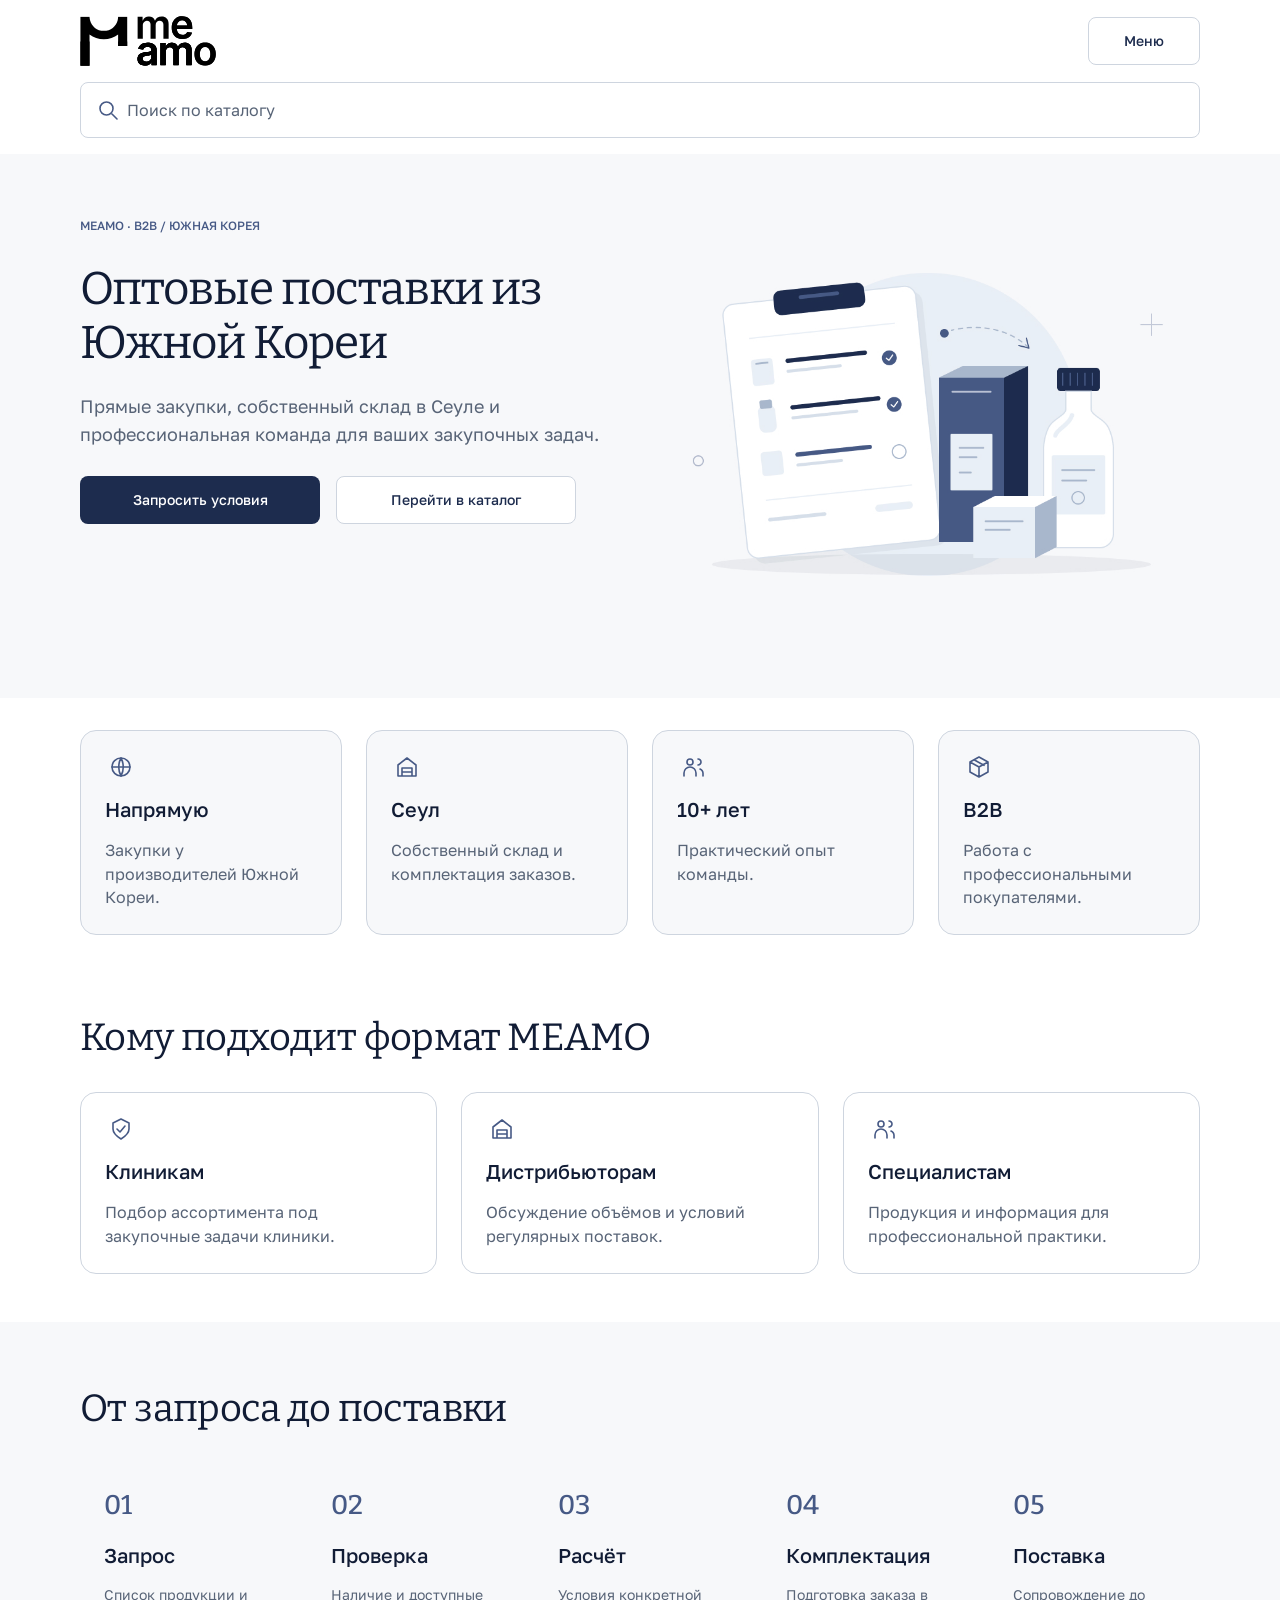
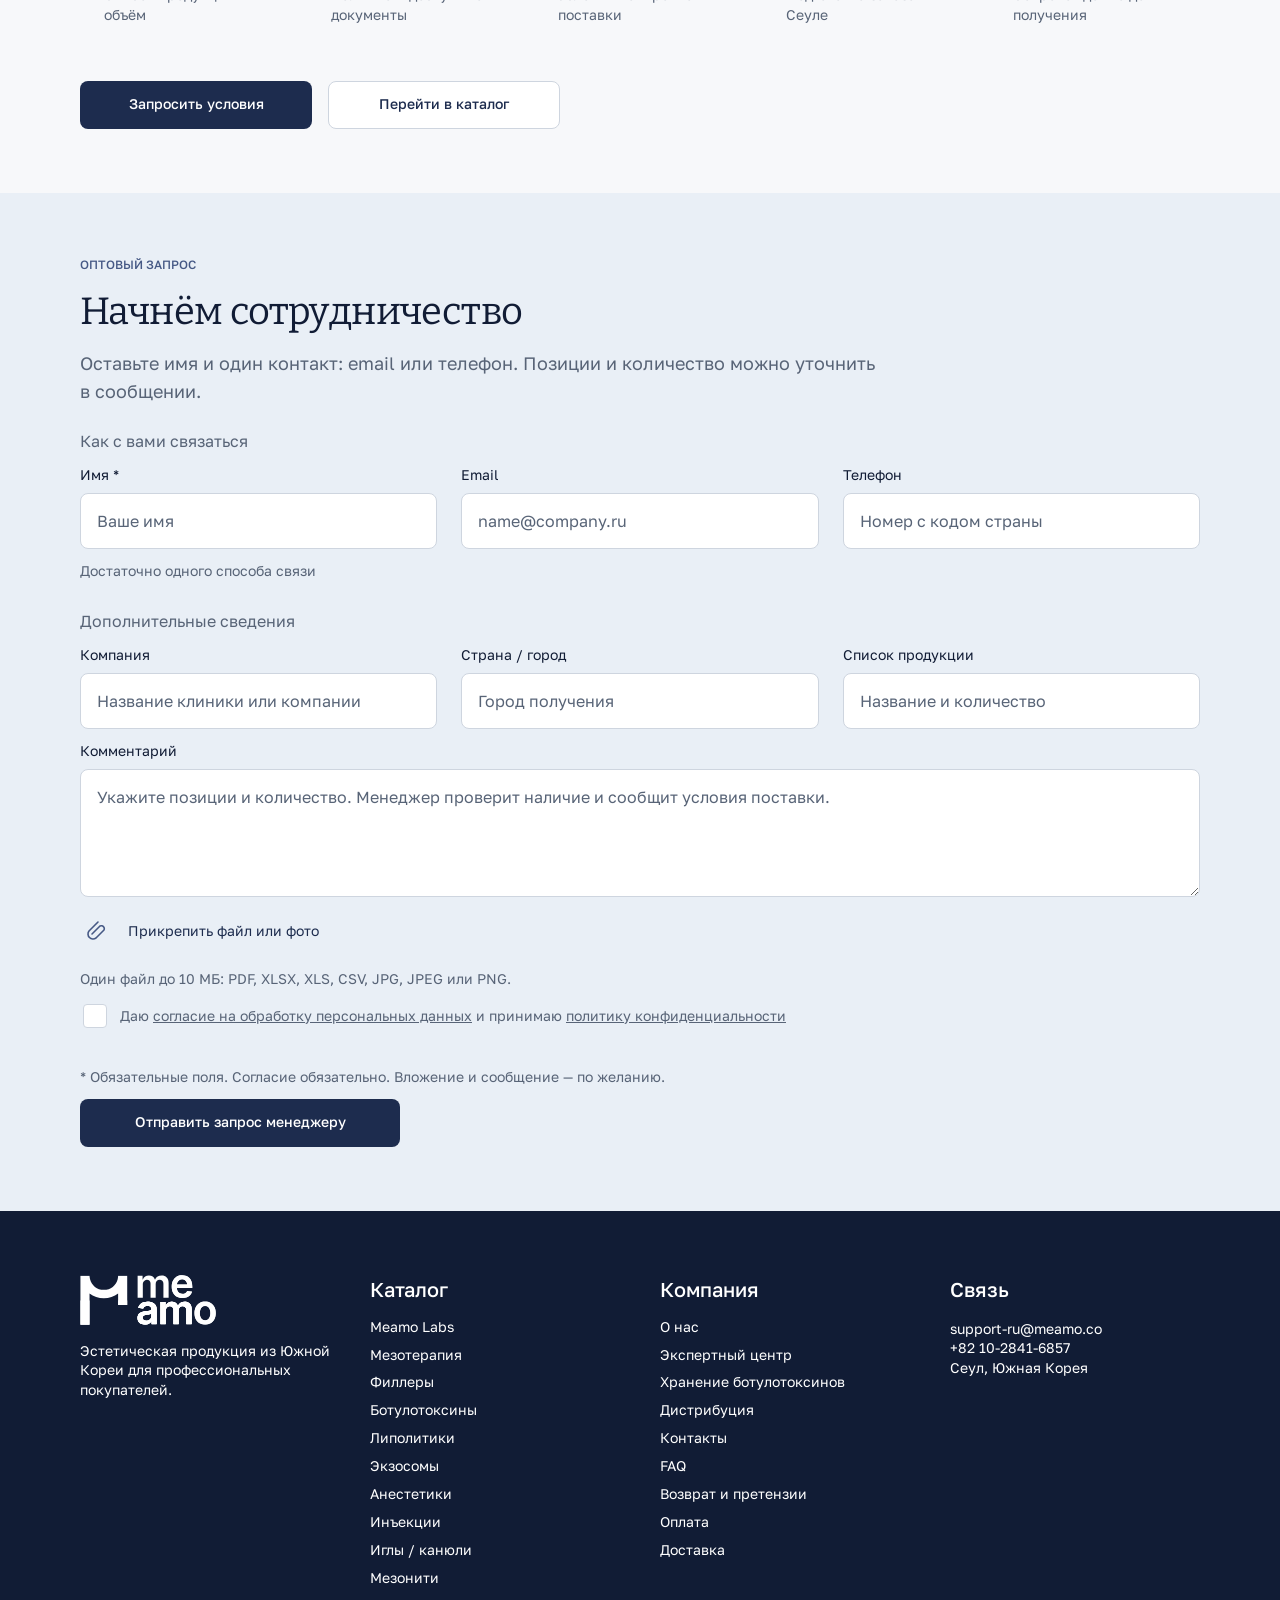
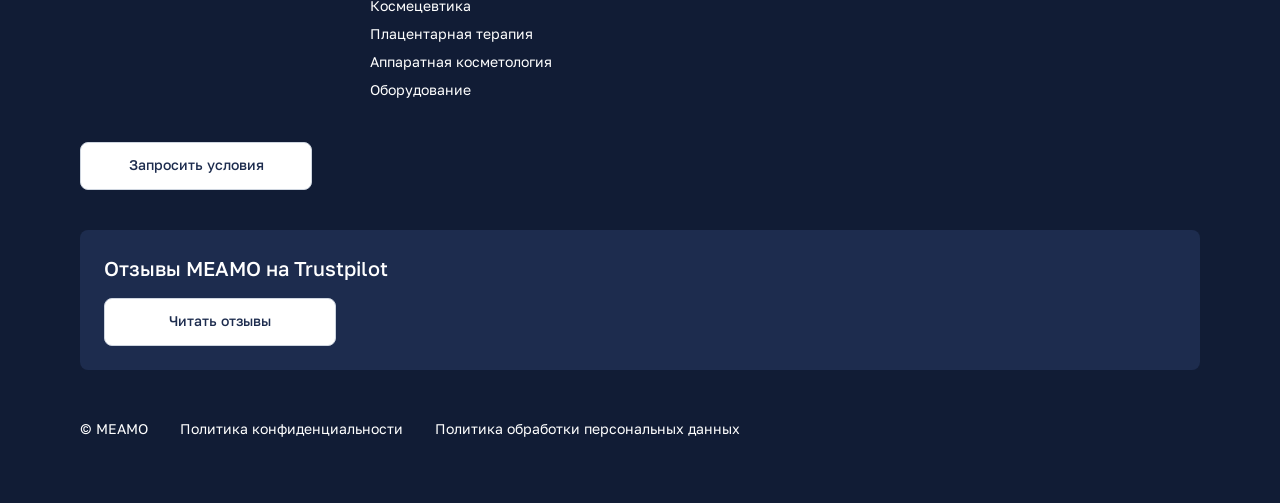
<file: cooperation.html>
<!DOCTYPE html>
<html lang="ru">

<head>
	<meta charset="UTF-8">
	<meta name="viewport" content="width=device-width, initial-scale=1">
	<meta name="description"
		content="Оптовые поставки из Южной Кореи для профессиональных покупателей. Запрос условий сотрудничества с MEAMO.">
	<title>Сотрудничество — MEAMO</title>
	<link rel="icon" href="/images/icons/meamo-logo-black.svg" type="image/svg+xml">
	<link rel="stylesheet" href="/styles/css/swiper-bundle.min.css">
	<link rel="stylesheet" href="/styles/css/styles.css">
	<script src="/scripts/swiper-bundle.min.js" defer></script>
	<script src="/scripts/main.js" defer></script>
</head>

<body>
	<header class="header js-header">
		<div class="header__container container">
			<a class="header__logo" href="index.html" aria-label="MEAMO — главная"><img
					src="/images/icons/meamo-logo-black.svg" alt="MEAMO" width="136" height="50"></a>
			<button class="header__menu-toggle button button--secondary js-menu-toggle" type="button" aria-controls="header-menu"
				aria-expanded="false">Меню</button>
			<div class="header__mobile-menu js-menu" id="header-menu">
				<nav class="header__nav" aria-label="Основная навигация">
					<a class="header__link js-menu-link" href="catalog.html">Каталог</a>
					<a class="header__link js-menu-link" href="labs.html">MEAMO Labs</a>
					<a class="header__link js-menu-link" href="cooperation.html">Сотрудничество</a>
					<a class="header__link js-menu-link" href="about.html">О компании</a>
					<a class="header__link js-menu-link" href="expert-center.html">Экспертный центр</a>
					<a class="header__link js-menu-link" href="contacts.html">Контакты</a>
				</nav>
				<a class="header__request button js-menu-link js-request-link" href="#request">Запросить условия</a>
				<button class="header__menu-close button button--link js-menu-close" type="button">Закрыть меню ×</button>
			</div>
			<form class="search js-search-form" action="catalog.html" method="get" role="search">
				<label class="visually-hidden" for="catalog-search">Поиск по каталогу: название товара или бренда</label>
				<button class="search__submit" type="submit" aria-label="Найти в каталоге"><img src="/images/icons/search.svg"
						alt="" width="24" height="24"></button>
				<input class="search__field js-search-input" id="catalog-search" type="search" name="q"
					placeholder="Поиск по каталогу: название товара или бренда">
			</form>
		</div>
	</header>

	<main>
		<section class="hero-split hero-split--wholesale" aria-labelledby="wholesale-title">
			<div class="hero-split__container container">
				<div class="hero-split__copy">
					<p class="hero-split__eyebrow">MEAMO · B2B / Южная Корея</p>
					<h1 id="wholesale-title">Оптовые поставки из Южной Кореи</h1>
					<p class="hero-split__intro">Прямые закупки, собственный склад в Сеуле и профессиональная команда для ваших
						закупочных задач.</p>
					<div class="hero-split__actions"><a class="button js-request-link" href="#request">Запросить условия</a><a
							class="button button--secondary" href="catalog.html">Перейти в каталог</a></div>
				</div>
				<div class="hero-split__illustration"><img src="/images/Illustrations/procurement.jpg"
						alt="Иллюстрация подготовки оптового запроса: список продукции и упаковки" width="1200" height="675"
						fetchpriority="high"></div>
			</div>
		</section>
		<section class="padding-sm" aria-label="Преимущества MEAMO">
			<div class="container grid">
				<div class="card card--icon"><img class="card__icon" src="/images/icons/globe.svg" alt="" width="32"
						height="24">
					<h2 class="card__title">Напрямую</h2>
					<p class="card__description">Закупки у производителей Южной Кореи.</p>
				</div>
				<div class="card card--icon"><img class="card__icon" src="/images/icons/warehouse.svg" alt="" width="32"
						height="24">
					<h2 class="card__title">Сеул</h2>
					<p class="card__description">Собственный склад и комплектация заказов.</p>
				</div>
				<div class="card card--icon"><img class="card__icon" src="/images/icons/people.svg" alt="" width="32"
						height="24">
					<h2 class="card__title">10+ лет</h2>
					<p class="card__description">Практический опыт команды.</p>
				</div>
				<div class="card card--icon"><img class="card__icon" src="/images/icons/box.svg" alt="" width="32" height="24">
					<h2 class="card__title">B2B</h2>
					<p class="card__description">Работа с профессиональными покупателями.</p>
				</div>
			</div>
		</section>
		<section class="section padding-md" aria-labelledby="audience-title">
			<div class="container">
				<div class="section-heading">
					<h2 id="audience-title">Кому подходит формат MEAMO</h2>
				</div>
				<div class="grid grid--three">
					<div class="card card--icon card--white">
						<picture class="card__icon">
							<source media="(max-width: 768px)" srcset="/images/icons/people.svg"><img src="/images/icons/shield.svg"
								alt="" width="32" height="24">
						</picture>
						<h3 class="card__title">Клиникам</h3>
						<p class="card__description">Подбор ассортимента под закупочные задачи клиники.</p>
					</div>
					<div class="card card--icon card--white">
						<picture class="card__icon">
							<source media="(max-width: 768px)" srcset="/images/icons/people.svg"><img
								src="/images/icons/warehouse.svg" alt="" width="32" height="24">
						</picture>
						<h3 class="card__title">Дистрибьюторам</h3>
						<p class="card__description">Обсуждение объёмов и условий регулярных поставок.</p>
					</div>
					<div class="card card--icon card--white"><img class="card__icon" src="/images/icons/people.svg" alt=""
							width="32" height="24">
						<h3 class="card__title">Специалистам</h3>
						<p class="card__description">Продукция и информация для профессиональной практики.</p>
					</div>
				</div>
			</div>
		</section>
		<section class="supply-process" aria-labelledby="process-title">
			<div class="container">
				<div class="section-heading">
					<h2 id="process-title">От запроса до поставки</h2>
				</div>
				<ol class="supply-process__steps">
					<li class="supply-process__step"><span class="supply-process__number" aria-hidden="true">01</span>
						<h3 class="supply-process__title">Запрос</h3>
						<p>Список продукции и объём</p>
					</li>
					<li class="supply-process__step"><span class="supply-process__number" aria-hidden="true">02</span>
						<h3 class="supply-process__title">Проверка</h3>
						<p>Наличие и доступные документы</p>
					</li>
					<li class="supply-process__step"><span class="supply-process__number" aria-hidden="true">03</span>
						<h3 class="supply-process__title">Расчёт</h3>
						<p>Условия конкретной поставки</p>
					</li>
					<li class="supply-process__step"><span class="supply-process__number" aria-hidden="true">04</span>
						<h3 class="supply-process__title">Комплектация</h3>
						<p>Подготовка заказа в Сеуле</p>
					</li>
					<li class="supply-process__step"><span class="supply-process__number" aria-hidden="true">05</span>
						<h3 class="supply-process__title">Поставка</h3>
						<p>Сопровождение до получения</p>
					</li>
				</ol>
				<div class="supply-process__actions"><a class="button js-request-link" href="#request">Запросить условия</a><a
						class="button button--secondary" href="catalog.html">Перейти в каталог</a></div>
			</div>
		</section>
		<section class="wholesale-request js-request js-wholesale-request" id="request" aria-labelledby="request-title" tabindex="-1">
			<div class="container">
				<p class="wholesale-request__context js-request-context">Оптовый запрос</p>
				<h2 id="request-title">Начнём сотрудничество</h2>
				<p class="wholesale-request__intro">Оставьте имя и один контакт: email или телефон. Позиции и количество можно
					уточнить в&nbsp;сообщении.</p>
				<form class="form form--wholesale js-request-form" aria-labelledby="request-title"
					aria-describedby="request-required request-status"><input type="hidden" name="context" value="Оптовый запрос">
					<fieldset class="form__group">
						<legend class="form__legend">Как с вами связаться</legend>
						<div class="form__row form__row--three">
							<div class="form__field"><label class="form__label" for="request-name">Имя *</label><input
									class="form__input js-request-control" id="request-name" name="name" type="text" required autocomplete="name"
									placeholder="Ваше имя"></div>
							<div class="form__field"><label class="form__label" for="request-email">Email</label><input
									class="form__input js-request-control" id="request-email" name="email" type="email" autocomplete="email"
									placeholder="name@company.ru"></div>
							<div class="form__field"><label class="form__label" for="request-phone">Телефон</label><input
									class="form__input js-request-control" id="request-phone" name="phone" type="tel" autocomplete="tel"
									placeholder="Номер с кодом страны"></div>
						</div>
						<p class="form__hint">Достаточно одного способа связи</p>
					</fieldset>
					<fieldset class="form__group">
						<legend class="form__legend">Дополнительные сведения</legend>
						<div class="form__row form__row--three">
							<div class="form__field"><label class="form__label" for="request-company">Компания</label><input
									class="form__input js-request-control" id="request-company" name="company" type="text" autocomplete="organization"
									placeholder="Название клиники или компании"></div>
							<div class="form__field"><label class="form__label" for="request-location">Страна / город</label><input
									class="form__input js-request-control" id="request-location" name="location" type="text" autocomplete="address-level2"
									placeholder="Город получения"></div>
							<div class="form__field"><label class="form__label" for="request-products">Список продукции</label><input
									class="form__input js-request-control" id="request-products" name="products" type="text" autocomplete="off"
									placeholder="Название и количество"></div>
						</div>
						<div class="form__field"><label class="form__label" for="request-message">Комментарий</label><textarea
								class="form__textarea js-request-control" id="request-message" name="message" rows="4"
								placeholder="Укажите позиции и количество. Менеджер проверит наличие и сообщит условия поставки."></textarea>
						</div>
					</fieldset>
					<div class="form__field">
						<div class="form__attachment js-request-attachment"><label class="form__file-label" for="request-file"><img
									src="/images/icons/paperclip.svg" alt="" width="32" height="24"><span class="js-request-file-label">Прикрепить файл или
									фото</span><input class="form__file js-request-file" id="request-file" name="attachment" type="file"
									accept=".pdf,.xlsx,.xls,.csv,.jpg,.jpeg,.png" aria-describedby="request-file-hint request-file-status"></label><button
								class="form__remove-file js-request-remove-file" type="button" hidden aria-label="Удалить выбранный файл">×</button><span class="form__upload-description js-request-upload-description">Список продукции или фото упаковки</span></div>
						<p class="form__hint" id="request-file-hint">Один файл до 10 МБ: PDF, XLSX, XLS, CSV, JPG, JPEG или PNG.</p>
						<p class="form__file-status visually-hidden js-request-file-status" id="request-file-status" role="status" aria-atomic="true"></p>
					</div>
					<div class="form__consent"><input class="form__checkbox-input js-request-control" id="request-consent" name="consent"
							type="checkbox" value="yes" required><label class="form__checkbox-label" for="request-consent">Даю <a
								href="personal-data.html">согласие на обработку персональных данных</a> и принимаю <a
								href="privacy.html">политику конфиденциальности</a></label></div>
					<p class="form__hint" id="request-required">* Обязательные поля. Согласие обязательно. Вложение и сообщение — по желанию.</p>
					<p class="form__status js-request-status" id="request-status" role="status" aria-atomic="true" hidden></p>
					<button class="form__submit button js-request-submit" type="submit" aria-describedby="request-required request-status">Отправить
						запрос
						менеджеру</button>
				</form>
				<div class="form__success js-request-success" tabindex="-1" hidden>
					<h2>Запрос отправлен</h2>
					<p><span class="form__success-desktop">Спасибо! Мы получили ваш запрос. Менеджер свяжется с вами по указанному контакту.</span><span class="form__success-mobile">Менеджер свяжется с вами по указанным контактам.</span></p>
					<a class="button" href="catalog.html">Перейти в каталог</a>
					<p class="form__hint">Можно продолжить просмотр каталога.</p>
				</div>
			</div>
		</section>
	</main>

	<footer class="footer">
		<div class="footer__container container">
			<div class="footer__columns">
				<div class="footer__brand"><a href="index.html" aria-label="MEAMO — главная"><img
							src="/images/icons/meamo-logo-white.svg" alt="MEAMO" width="136" height="50" loading="lazy"></a>
					<p>Эстетическая продукция из Южной Кореи для профессиональных покупателей.</p>
				</div>
				<nav class="footer__group" aria-labelledby="footer-catalog">
					<h2 id="footer-catalog">Каталог</h2>
					<ul class="footer__links">
						<li><a href="labs.html">Meamo Labs</a></li>
						<li><a href="catalog.html?category=mesotherapy">Мезотерапия</a></li>
						<li><a href="catalog.html?category=fillers">Филлеры</a></li>
						<li><a href="catalog.html?category=botulinum-toxins">Ботулотоксины</a></li>
						<li><a href="catalog.html?category=lipolytics">Липолитики</a></li>
						<li><a href="catalog.html?category=exosomes">Экзосомы</a></li>
						<li><a href="catalog.html?category=anesthetics">Анестетики</a></li>
						<li><a href="catalog.html?category=injections">Инъекции</a></li>
						<li><a href="catalog.html?category=needles-cannulas">Иглы / канюли</a></li>
						<li><a href="catalog.html?category=threads">Мезонити</a></li>
						<li><a href="catalog.html?category=cosmeceuticals">Космецевтика</a></li>
						<li><a href="catalog.html?category=placental-therapy">Плацентарная терапия</a></li>
						<li><a href="catalog.html?category=apparatus-cosmetology">Аппаратная косметология</a></li>
						<li><a href="catalog.html?category=equipment">Оборудование</a></li>
					</ul>
				</nav>
				<nav class="footer__group" aria-labelledby="footer-company">
					<h2 id="footer-company">Компания</h2>
					<ul class="footer__links">
						<li><a href="about.html">О нас</a></li>
						<li><a href="expert-center.html">Экспертный центр</a></li>
						<li><a href="article-storage.html">Хранение ботулотоксинов</a></li>
						<li><a href="cooperation.html">Дистрибуция</a></li>
						<li><a href="contacts.html">Контакты</a></li>
						<li><a href="catalog.html">FAQ</a></li>
						<li><a href="cooperation.html">Возврат и претензии</a></li>
						<li><a href="cooperation.html">Оплата</a></li>
						<li><a href="cooperation.html">Доставка</a></li>
					</ul>
				</nav>
				<div class="footer__contacts">
					<h2>Связь</h2>
					<address><a href="mailto:support-ru@meamo.co">support-ru@meamo.co</a><a href="tel:+821028416857">+82
							10-2841-6857</a><span>Сеул, Южная Корея</span></address>
				</div>
			</div>
			<a class="footer__request button button--secondary js-request-link" href="#request">Запросить условия</a>
			<div class="footer__reviews">
				<h2>Отзывы MEAMO на Trustpilot</h2>
				<a class="footer__reviews-link button button--secondary" href="/" rel="noopener noreferrer">Читать отзывы</a>
			</div>
			<div class="footer__legal"><span>© MEAMO</span><a href="privacy.html">Политика конфиденциальности</a><a
					href="personal-data.html">Политика обработки персональных данных</a></div>
		</div>
	</footer>
</body>

</html>
</file>
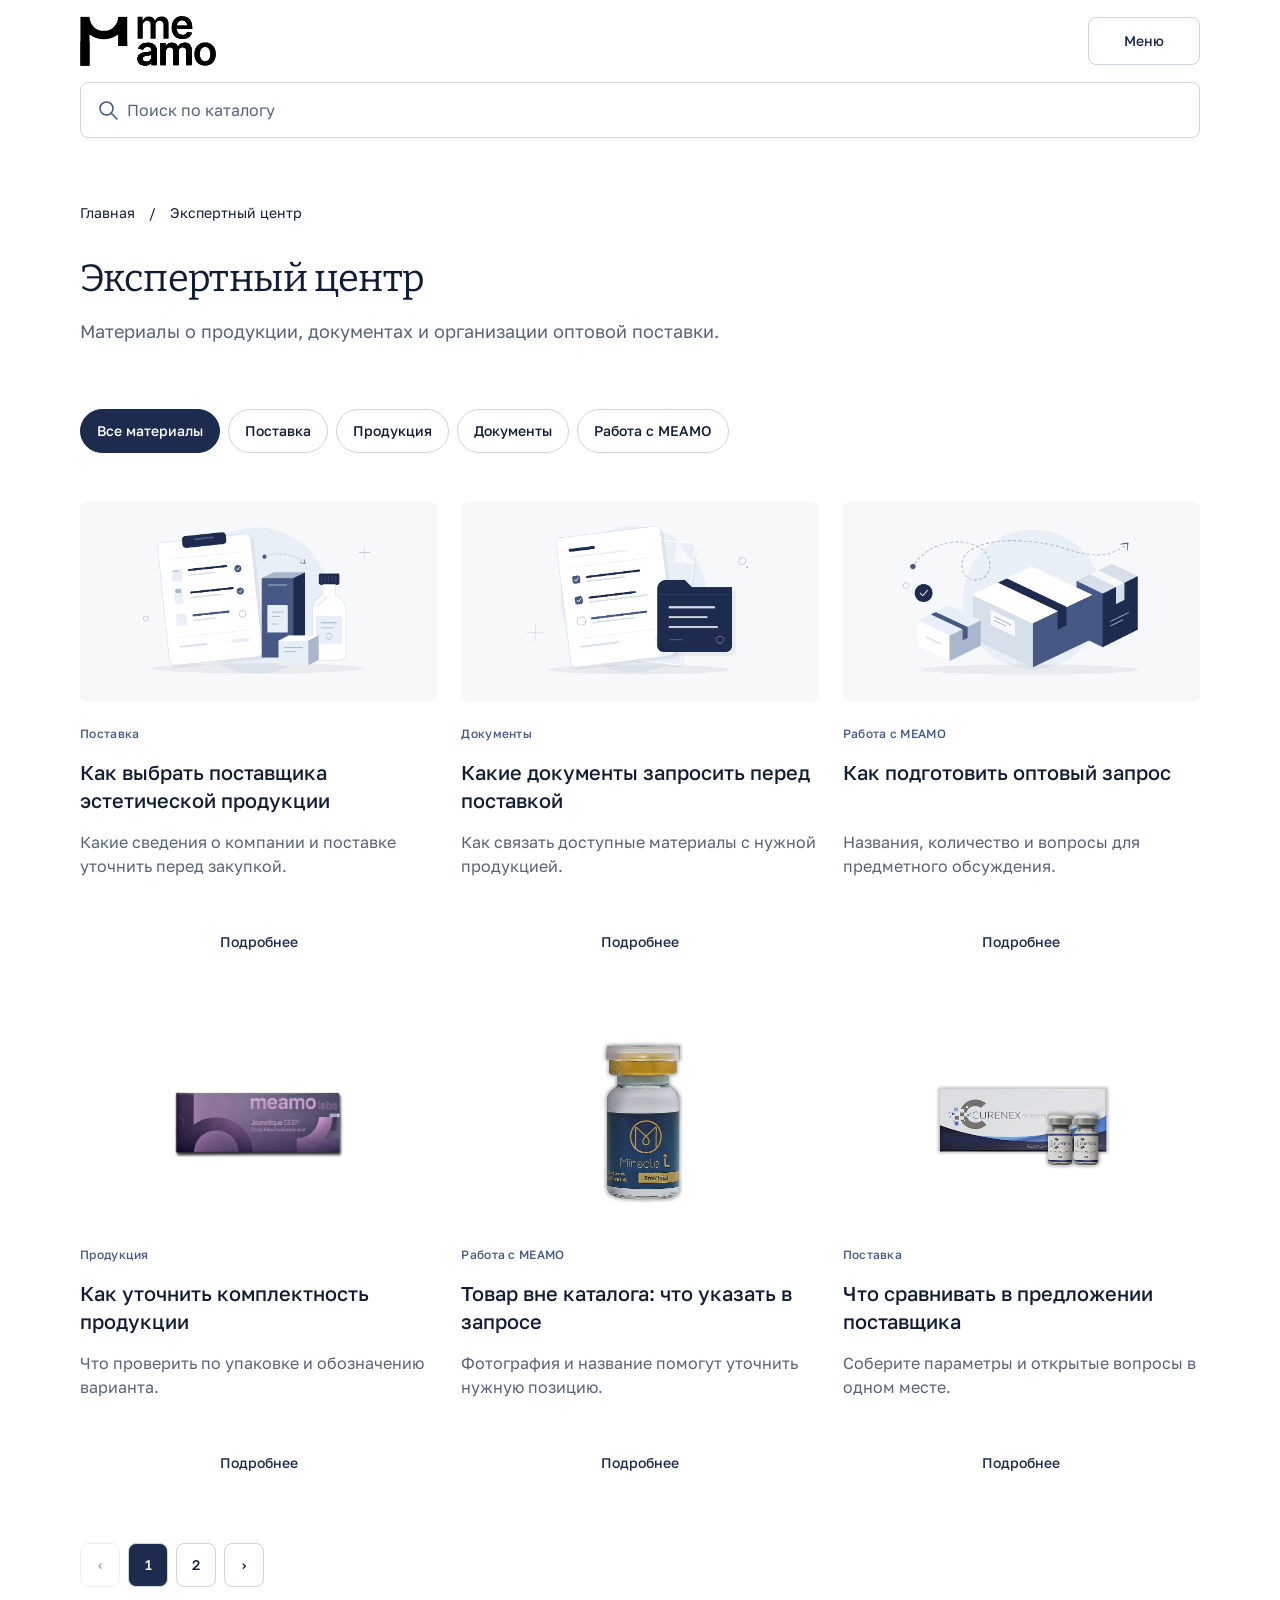
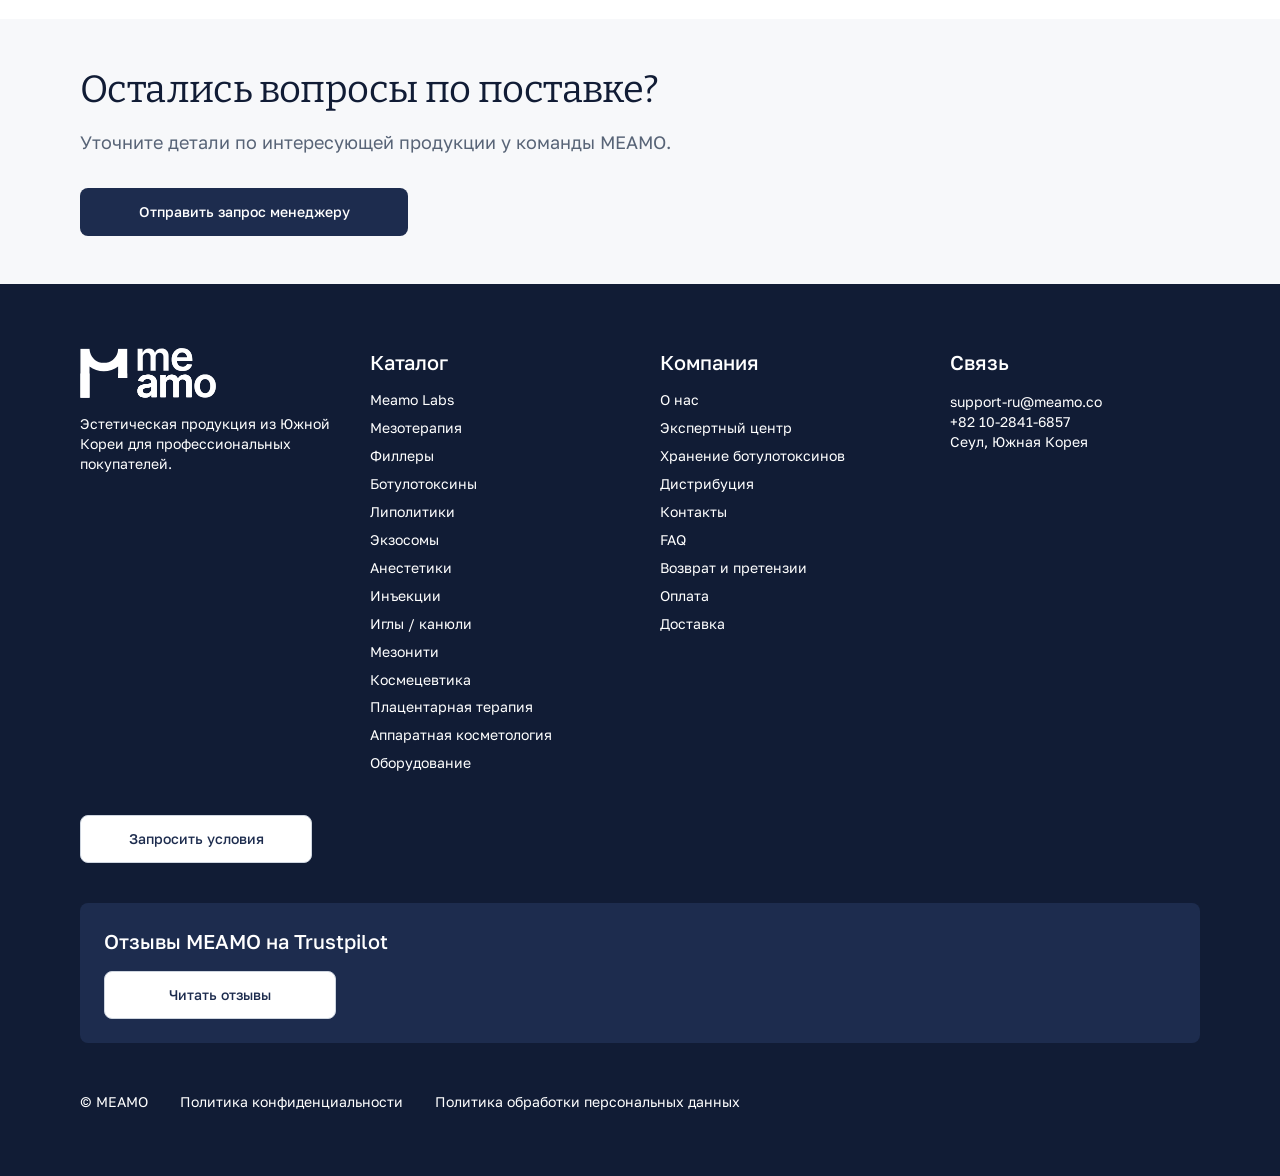
<file: expert-center.html>
<!DOCTYPE html>
<html lang="ru">

<head>
	<meta charset="UTF-8">
	<meta name="viewport" content="width=device-width, initial-scale=1">
	<meta name="description" content="Материалы MEAMO о продукции, документах и организации оптовой поставки.">
	<title>Экспертный центр — MEAMO</title>
	<link rel="icon" href="/images/icons/meamo-logo-black.svg" type="image/svg+xml">
	<link rel="stylesheet" href="/styles/css/swiper-bundle.min.css">
	<link rel="stylesheet" href="/styles/css/styles.css">
	<script src="/scripts/swiper-bundle.min.js" defer></script>
	<script src="/scripts/main.js" defer></script>
</head>

<body>
	<header class="header js-header">
		<div class="header__container container">
			<a class="header__logo" href="index.html" aria-label="MEAMO — главная"><img
					src="/images/icons/meamo-logo-black.svg" alt="MEAMO" width="136" height="50"></a>
			<button class="header__menu-toggle button button--secondary js-menu-toggle" type="button" aria-controls="header-menu"
				aria-expanded="false">Меню</button>
			<div class="header__mobile-menu js-menu" id="header-menu">
				<nav class="header__nav" aria-label="Основная навигация">
					<a class="header__link js-menu-link" href="catalog.html">Каталог</a>
					<a class="header__link js-menu-link" href="labs.html">MEAMO Labs</a>
					<a class="header__link js-menu-link" href="cooperation.html">Сотрудничество</a>
					<a class="header__link js-menu-link" href="about.html">О компании</a>
					<a class="header__link js-menu-link" href="expert-center.html" aria-current="page">Экспертный центр</a>
					<a class="header__link js-menu-link" href="contacts.html">Контакты</a>
				</nav>
				<a class="header__request button js-menu-link" href="cooperation.html#request">Запросить условия</a>
				<button class="header__menu-close button button--link js-menu-close" type="button">Закрыть меню ×</button>
			</div>
			<form class="search js-search-form" action="catalog.html" method="get" role="search">
				<label class="visually-hidden" for="catalog-search">Поиск по каталогу: название товара или бренда</label>
				<button class="search__submit" type="submit" aria-label="Найти в каталоге"><img src="/images/icons/search.svg"
						alt="" width="24" height="24"></button>
				<input class="search__field js-search-input" id="catalog-search" type="search" name="q"
					placeholder="Поиск по каталогу: название товара или бренда">
			</form>
		</div>
	</header>

	<main>
		<section class="intro" aria-labelledby="expert-page-title">
			<div class="container">
				<nav class="breadcrumbs" aria-label="Хлебные крошки">
					<ol>
						<li><a href="index.html">Главная</a></li>
						<li aria-current="page">Экспертный центр</li>
					</ol>
				</nav>
				<h1 id="expert-page-title">Экспертный центр</h1>
				<p>Материалы о продукции, документах и организации оптовой поставки.</p>
			</div>
		</section>
		<section class="expert-center expert-center--listing js-expert-center" aria-label="Материалы экспертного центра">
			<div class="container">
				<div class="expert-center__topics topic-filter js-topics" role="group" aria-label="Темы материалов">
					<button class="topic-filter__button js-topic-button" type="button" data-topic="all" aria-pressed="true"
						aria-controls="expert-articles">Все материалы</button>
					<button class="topic-filter__button js-topic-button" type="button" data-topic="supply" aria-pressed="false"
						aria-controls="expert-articles">Поставка</button>
					<button class="topic-filter__button js-topic-button" type="button" data-topic="products" aria-pressed="false"
						aria-controls="expert-articles">Продукция</button>
					<button class="topic-filter__button js-topic-button" type="button" data-topic="documents" aria-pressed="false"
						aria-controls="expert-articles">Документы</button>
					<button class="topic-filter__button js-topic-button" type="button" data-topic="work" aria-pressed="false"
						aria-controls="expert-articles">Работа с MEAMO</button>
				</div>
				<p class="expert-center__status visually-hidden js-expert-status" role="status" aria-atomic="true"></p>
				<div class="expert-center__grid grid grid--three" id="expert-articles">
					<article class="article-card js-expert-article" data-topic="supply"><a class="article-card__media" href="article-supplier.html"
							aria-label="Как выбрать поставщика эстетической продукции"><img
								src="/images/Illustrations/procurement.jpg" alt="" width="1200" height="675" loading="lazy"></a>
						<p class="article-card__topic">Поставка</p>
						<h2 class="article-card__title">Как выбрать поставщика эстетической продукции</h2>
						<p class="article-card__description">Какие сведения о компании и поставке уточнить перед закупкой.</p><a
							class="article-card__link button button--link" href="article-supplier.html">Подробнее<span
								class="visually-hidden">: Как выбрать поставщика эстетической продукции</span></a>
					</article>
					<article class="article-card js-expert-article" data-topic="documents"><a class="article-card__media"
							href="article-documents.html" aria-label="Какие документы запросить перед поставкой"><img
								src="/images/Illustrations/documents.jpg" alt="" width="1200" height="675" loading="lazy"></a>
						<p class="article-card__topic">Документы</p>
						<h2 class="article-card__title">Какие документы запросить перед поставкой</h2>
						<p class="article-card__description">Как связать доступные материалы с нужной продукцией.</p><a
							class="article-card__link button button--link" href="article-documents.html">Подробнее<span
								class="visually-hidden">: Какие документы запросить перед поставкой</span></a>
					</article>
					<article class="article-card js-expert-article" data-topic="work"><a class="article-card__media" href="article.html"
							aria-label="Как подготовить оптовый запрос"><img src="/images/Illustrations/logistics.jpg" alt=""
								width="1200" height="675" loading="lazy"></a>
						<p class="article-card__topic">Работа с MEAMO</p>
						<h2 class="article-card__title">Как подготовить оптовый запрос</h2>
						<p class="article-card__description">Названия, количество и вопросы для предметного обсуждения.</p><a
							class="article-card__link button button--link" href="article.html">Подробнее<span
								class="visually-hidden">: Как подготовить оптовый запрос</span></a>
					</article>
					<article class="article-card js-expert-article" data-topic="products"><a class="article-card__media"
							href="article-packaging.html" aria-label="Как уточнить комплектность продукции"><img
								src="/images/products/Jeunetique Deep.jpg" alt="" width="1200" height="675" loading="lazy"></a>
						<p class="article-card__topic">Продукция</p>
						<h2 class="article-card__title">Как уточнить комплектность продукции</h2>
						<p class="article-card__description">Что проверить по упаковке и обозначению варианта.</p><a
							class="article-card__link button button--link" href="article-packaging.html">Подробнее<span
								class="visually-hidden">: Как уточнить комплектность продукции</span></a>
					</article>
					<article class="article-card js-expert-article" data-topic="work"><a class="article-card__media"
							href="article-outside-catalog.html" aria-label="Товар вне каталога: что указать в запросе"><img
								src="/images/products/Miracle L.jpg" alt="" width="1200" height="675" loading="lazy"></a>
						<p class="article-card__topic">Работа с MEAMO</p>
						<h2 class="article-card__title">Товар вне каталога: что указать в запросе</h2>
						<p class="article-card__description">Фотография и название помогут уточнить нужную позицию.</p><a
							class="article-card__link button button--link" href="article-outside-catalog.html">Подробнее<span
								class="visually-hidden">: Товар вне каталога: что указать в запросе</span></a>
					</article>
					<article class="article-card js-expert-article" data-topic="supply"><a class="article-card__media"
							href="article-supplier-offer.html" aria-label="Что сравнивать в предложении поставщика"><img
								src="/images/products/Curenex.jpg" alt="" width="1200" height="675" loading="lazy"></a>
						<p class="article-card__topic">Поставка</p>
						<h2 class="article-card__title">Что сравнивать в предложении поставщика</h2>
						<p class="article-card__description">Соберите параметры и открытые вопросы в одном месте.</p><a
							class="article-card__link button button--link" href="article-supplier-offer.html">Подробнее<span
								class="visually-hidden">: Что сравнивать в предложении поставщика</span></a>
					</article>
					<article class="article-card js-expert-article" data-topic="products" hidden>
						<a class="article-card__media" href="article.html#positions" aria-label="Как указать название и вариант продукции">
							<img src="/images/products/Jeunetique%20Fine.jpg" alt="" width="1000" height="1000" loading="lazy">
						</a>
						<p class="article-card__topic">Продукция</p>
						<h2 class="article-card__title">Как указать название и вариант продукции</h2>
						<p class="article-card__description">Сохраните обозначение с упаковки, чтобы точно указать нужную позицию в запросе.</p>
						<a class="article-card__link button button--link" href="article.html#positions">Подробнее<span class="visually-hidden">: Как указать название и вариант продукции</span></a>
					</article>
				</div>
				<div class="expert-center__empty js-expert-empty" hidden>
					<h2>По этой теме пока нет материалов</h2>
					<p>Выберите другую тему или откройте все материалы.</p><button class="button button--secondary js-topics-reset" type="button"
						data-all-topics>Все материалы</button>
				</div>
				<nav class="pagination pagination--start js-pagination" aria-label="Страницы материалов">
					<button class="pagination__button js-pagination-button" type="button" data-page="prev" aria-label="Предыдущая страница" disabled>‹</button>
					<button class="pagination__button js-pagination-button" type="button" data-page="1" aria-current="page" aria-label="Страница 1">1</button>
					<button class="pagination__button js-pagination-button" type="button" data-page="2" aria-label="Страница 2">2</button>
					<button class="pagination__button js-pagination-button" type="button" data-page="next" aria-label="Следующая страница">›</button>
				</nav>
			</div>
		</section>
		<section class="request-promo request-promo--experts" aria-labelledby="expert-request-title">
			<div class="container">
				<div class="section-heading">
					<h2 id="expert-request-title">Остались вопросы по поставке?</h2>
				</div>
				<p class="request-promo__text">Уточните детали по интересующей продукции у команды MEAMO.</p><a
					class="request-promo__action button" href="contacts.html?request=supply#request">Отправить запрос
					менеджеру</a>
			</div>
		</section>
	</main>

	<footer class="footer">
		<div class="footer__container container">
			<div class="footer__columns">
				<div class="footer__brand"><a href="index.html" aria-label="MEAMO — главная"><img
							src="/images/icons/meamo-logo-white.svg" alt="MEAMO" width="136" height="50" loading="lazy"></a>
					<p>Эстетическая продукция из Южной Кореи для профессиональных покупателей.</p>
				</div>
				<nav class="footer__group" aria-labelledby="footer-catalog">
					<h2 id="footer-catalog">Каталог</h2>
					<ul class="footer__links">
						<li><a href="labs.html">Meamo Labs</a></li>
						<li><a href="catalog.html?category=mesotherapy">Мезотерапия</a></li>
						<li><a href="catalog.html?category=fillers">Филлеры</a></li>
						<li><a href="catalog.html?category=botulinum-toxins">Ботулотоксины</a></li>
						<li><a href="catalog.html?category=lipolytics">Липолитики</a></li>
						<li><a href="catalog.html?category=exosomes">Экзосомы</a></li>
						<li><a href="catalog.html?category=anesthetics">Анестетики</a></li>
						<li><a href="catalog.html?category=injections">Инъекции</a></li>
						<li><a href="catalog.html?category=needles-cannulas">Иглы / канюли</a></li>
						<li><a href="catalog.html?category=threads">Мезонити</a></li>
						<li><a href="catalog.html?category=cosmeceuticals">Космецевтика</a></li>
						<li><a href="catalog.html?category=placental-therapy">Плацентарная терапия</a></li>
						<li><a href="catalog.html?category=apparatus-cosmetology">Аппаратная косметология</a></li>
						<li><a href="catalog.html?category=equipment">Оборудование</a></li>
					</ul>
				</nav>
				<nav class="footer__group" aria-labelledby="footer-company">
					<h2 id="footer-company">Компания</h2>
					<ul class="footer__links">
						<li><a href="about.html">О нас</a></li>
						<li><a href="expert-center.html">Экспертный центр</a></li>
						<li><a href="article-storage.html">Хранение ботулотоксинов</a></li>
						<li><a href="cooperation.html">Дистрибуция</a></li>
						<li><a href="contacts.html">Контакты</a></li>
						<li><a href="catalog.html">FAQ</a></li>
						<li><a href="cooperation.html">Возврат и претензии</a></li>
						<li><a href="cooperation.html">Оплата</a></li>
						<li><a href="cooperation.html">Доставка</a></li>
					</ul>
				</nav>
				<div class="footer__contacts">
					<h2>Связь</h2>
					<address><a href="mailto:support-ru@meamo.co">support-ru@meamo.co</a><a href="tel:+821028416857">+82
							10-2841-6857</a><span>Сеул, Южная Корея</span></address>
				</div>
			</div>
			<a class="footer__request button button--secondary" href="cooperation.html#request">Запросить условия</a>
			<div class="footer__reviews">
				<h2>Отзывы MEAMO на Trustpilot</h2>
				<a class="footer__reviews-link button button--secondary" href="/" rel="noopener noreferrer">Читать отзывы</a>
			</div>
			<div class="footer__legal"><span>© MEAMO</span><a href="privacy.html">Политика конфиденциальности</a><a
					href="personal-data.html">Политика обработки персональных данных</a></div>
		</div>
	</footer>
</body>

</html>
</file>
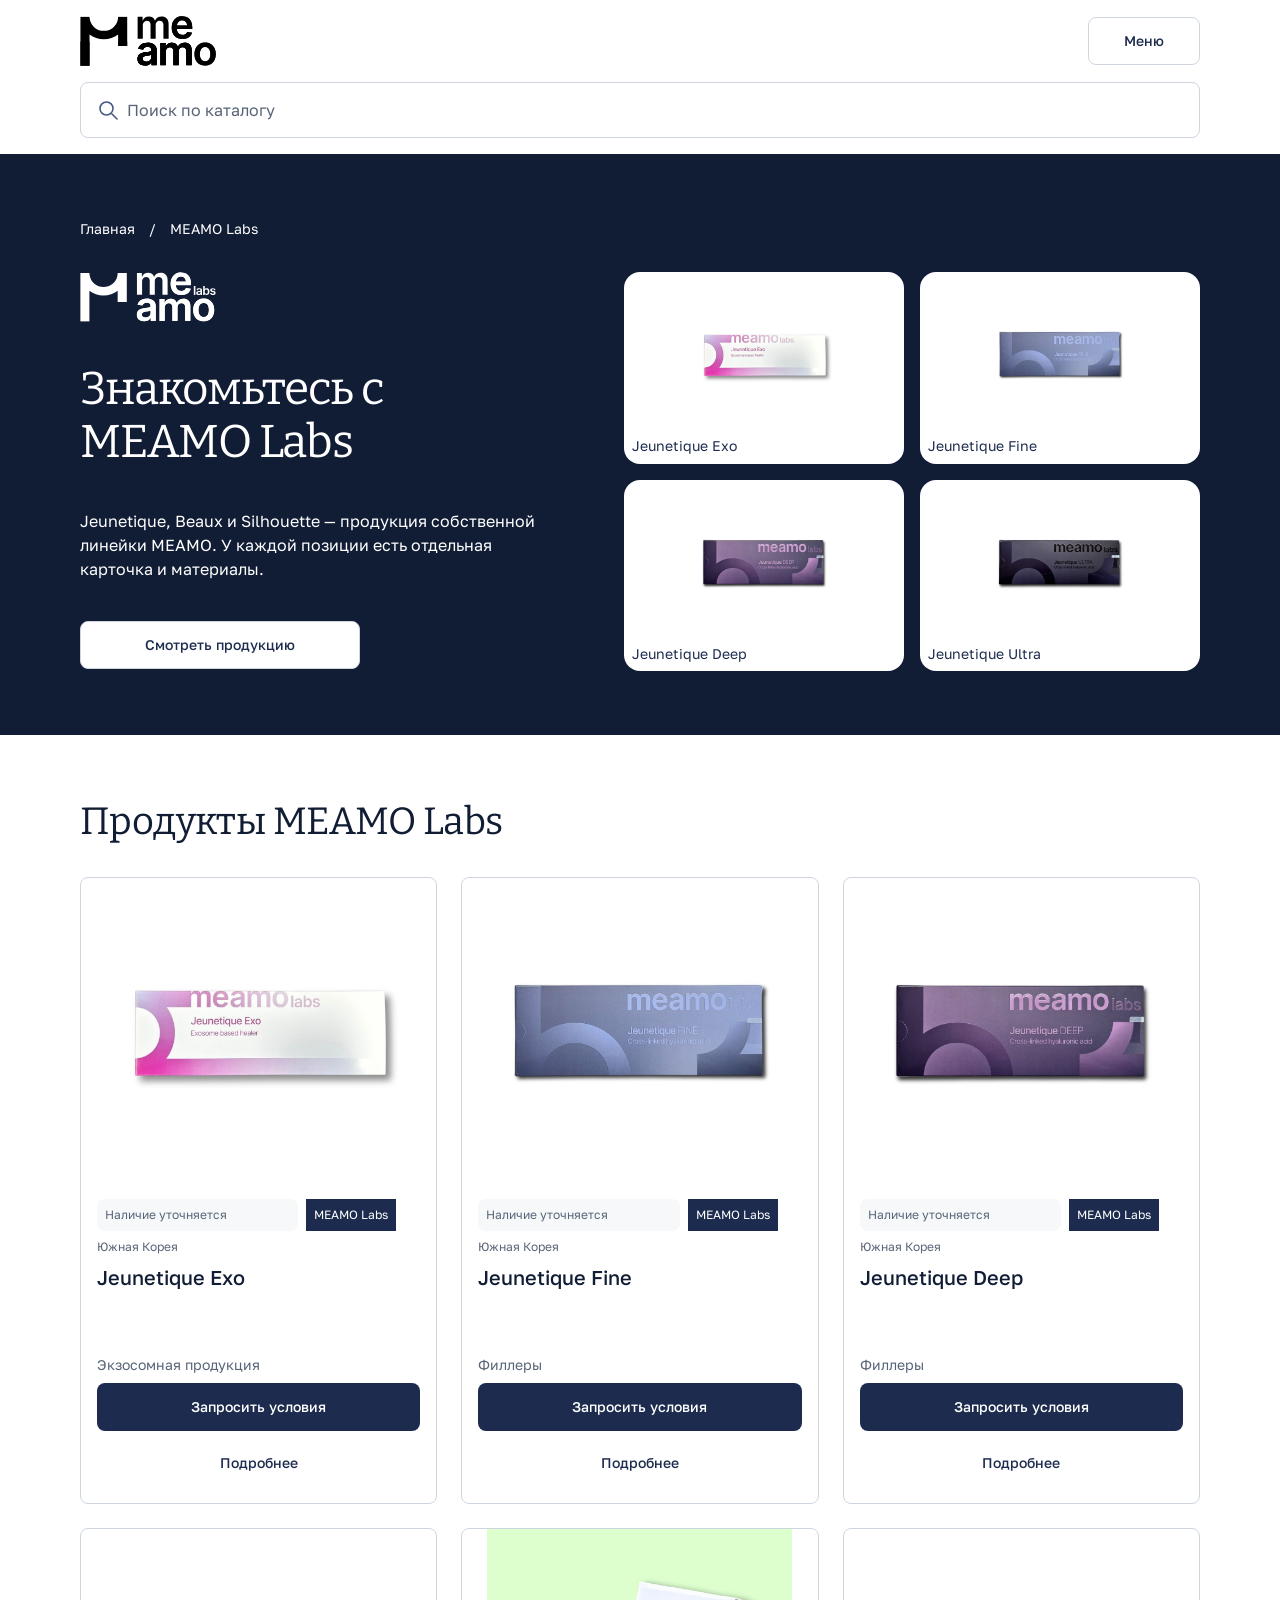
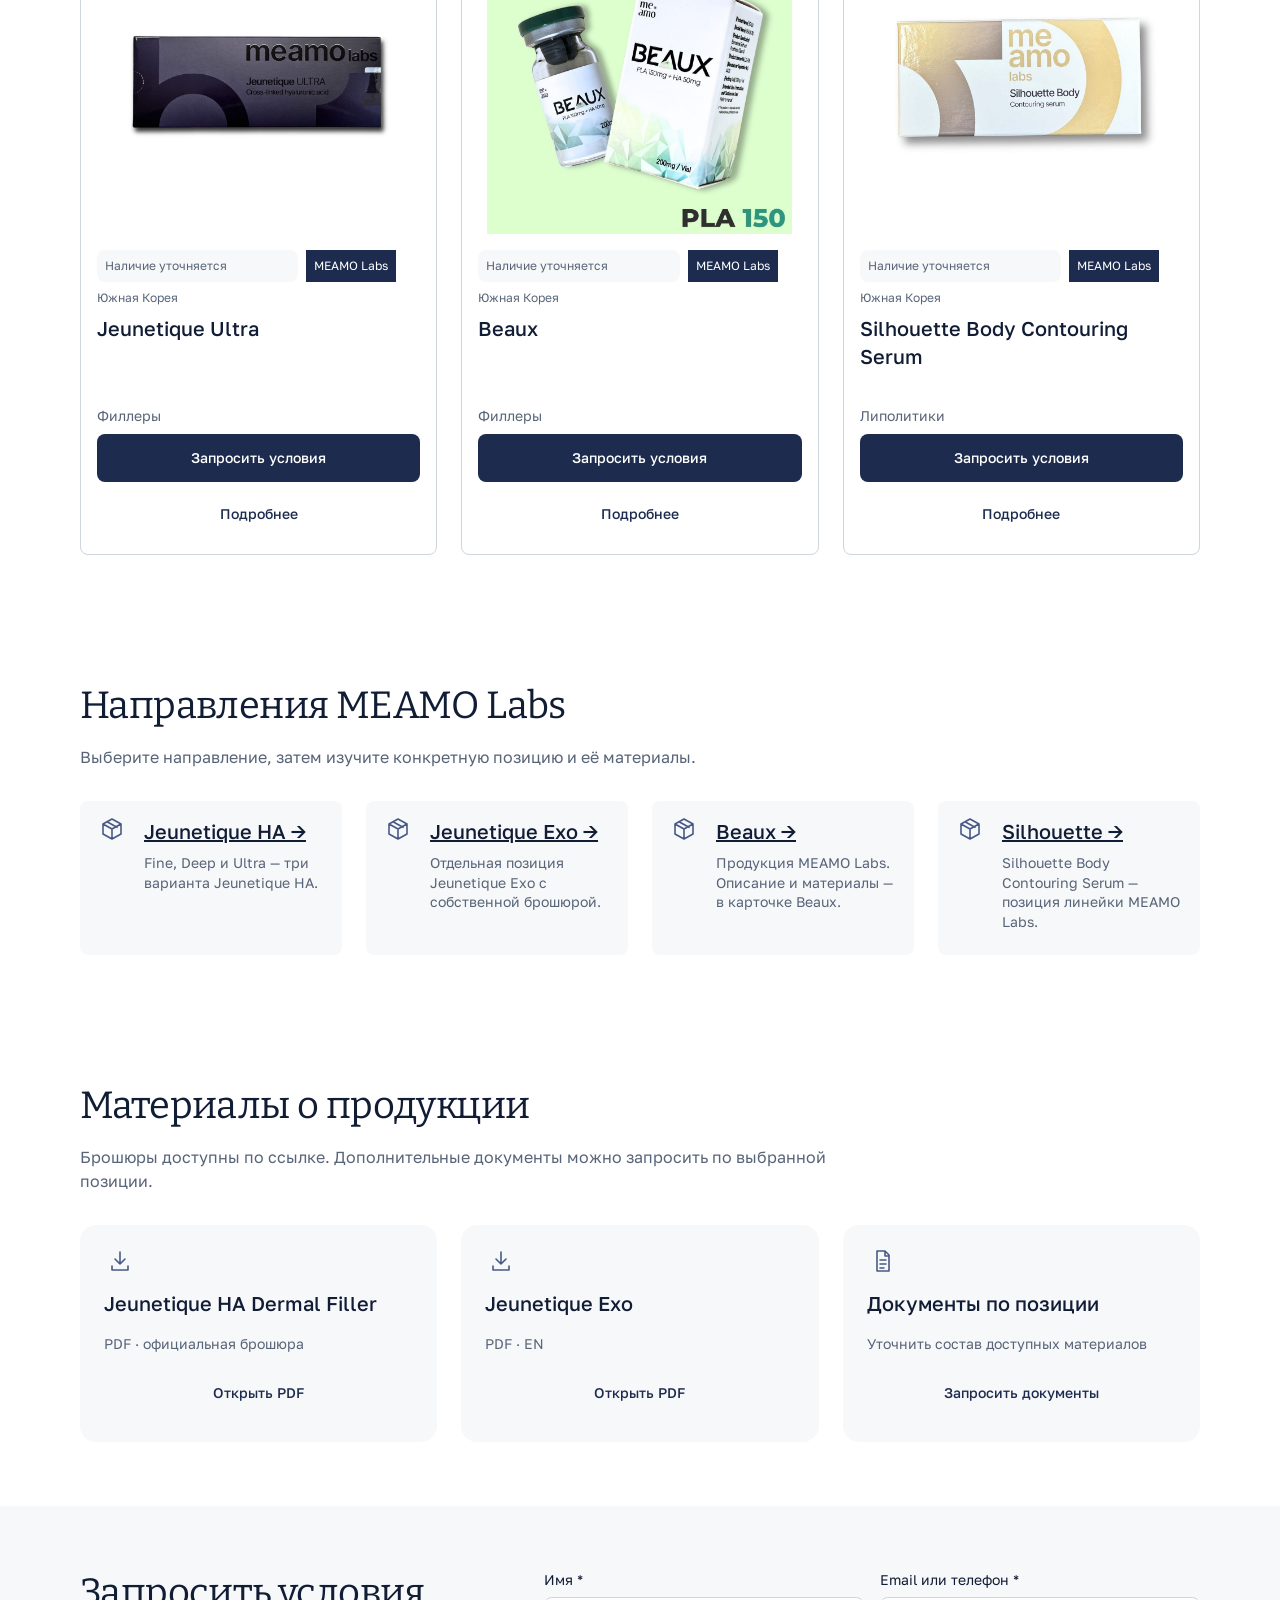
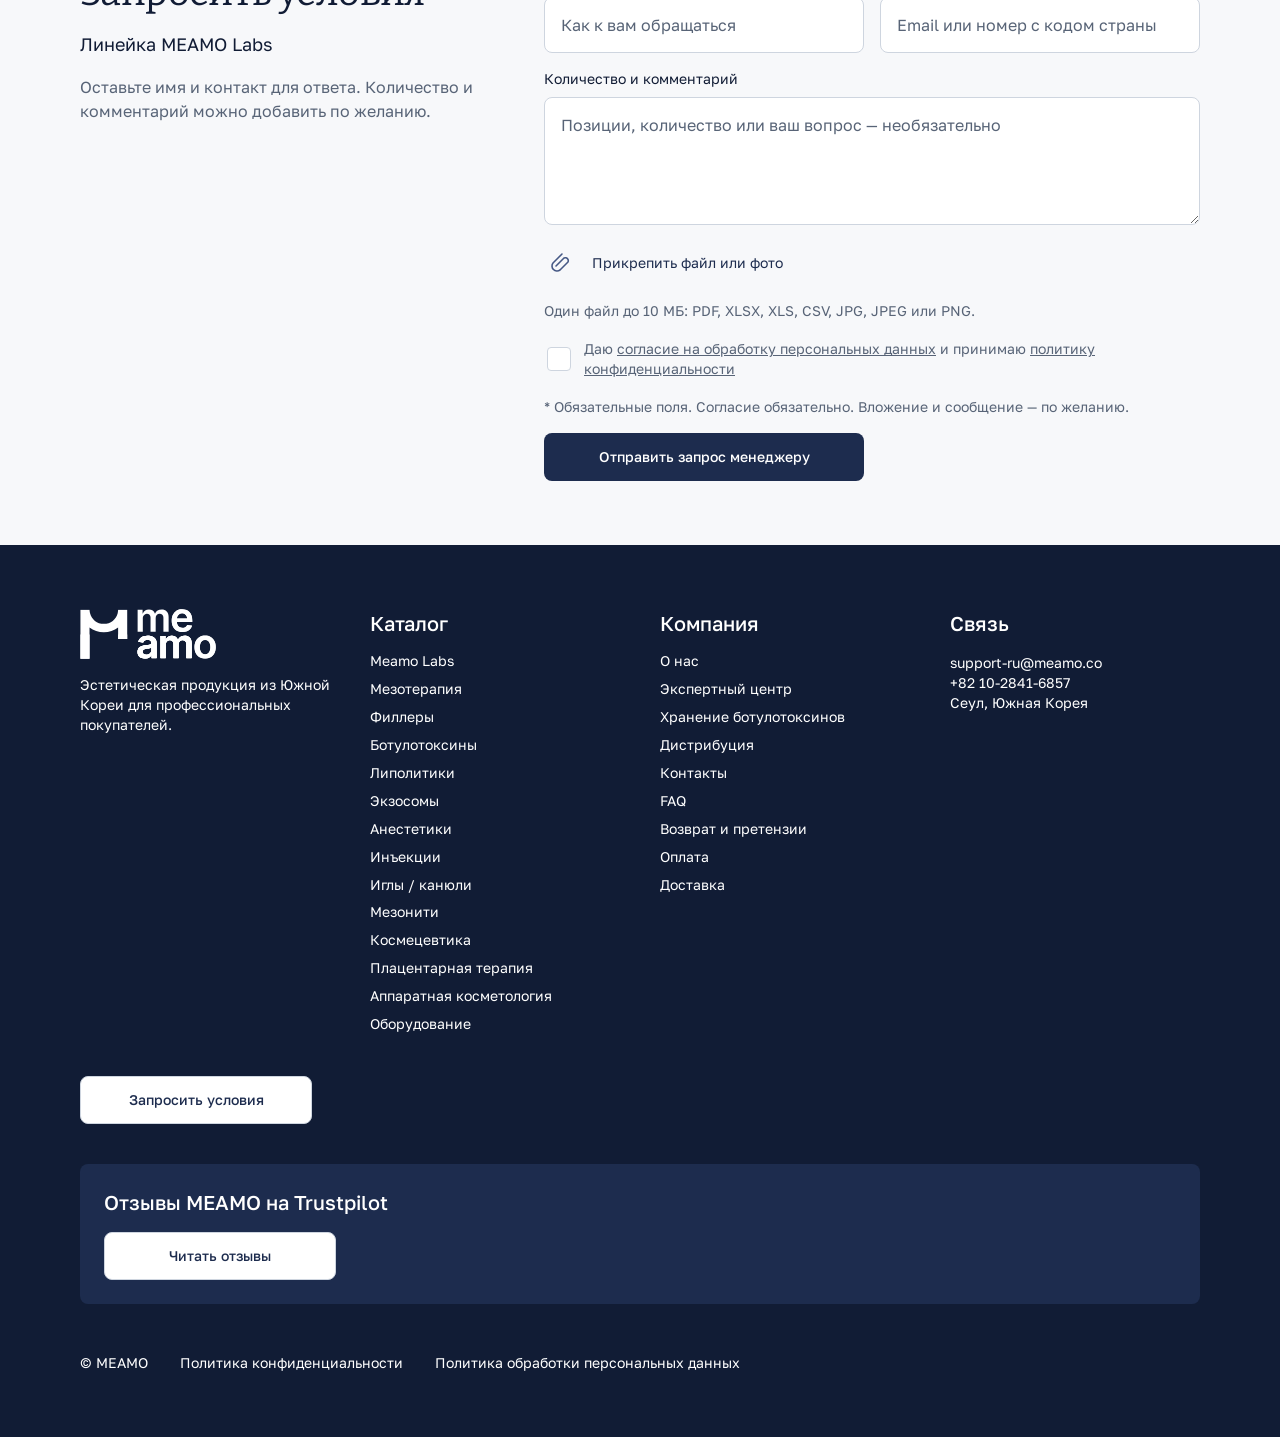
<file: labs.html>
<!DOCTYPE html>
<html lang="ru">

<head>
	<meta charset="UTF-8">
	<meta name="viewport" content="width=device-width, initial-scale=1">
	<meta name="description"
		content="Собственная линейка MEAMO: Jeunetique, Beaux и Silhouette. Продукция, материалы и запрос условий.">
	<title>MEAMO Labs — MEAMO</title>
	<link rel="icon" href="/images/icons/meamo-logo-black.svg" type="image/svg+xml">
	<link rel="stylesheet" href="/styles/css/swiper-bundle.min.css">
	<link rel="stylesheet" href="/styles/css/styles.css">
	<script src="/scripts/swiper-bundle.min.js" defer></script>
	<script src="/scripts/main.js" defer></script>
</head>

<body>
	<header class="header js-header">
		<div class="header__container container">
			<a class="header__logo" href="index.html" aria-label="MEAMO — главная"><img
					src="/images/icons/meamo-logo-black.svg" alt="MEAMO" width="136" height="50"></a>
			<button class="header__menu-toggle button button--secondary js-menu-toggle" type="button" aria-controls="header-menu"
				aria-expanded="false">Меню</button>
			<div class="header__mobile-menu js-menu" id="header-menu">
				<nav class="header__nav" aria-label="Основная навигация">
					<a class="header__link js-menu-link" href="catalog.html">Каталог</a>
					<a class="header__link js-menu-link" href="labs.html">MEAMO Labs</a>
					<a class="header__link js-menu-link" href="cooperation.html">Сотрудничество</a>
					<a class="header__link js-menu-link" href="about.html">О компании</a>
					<a class="header__link js-menu-link" href="expert-center.html">Экспертный центр</a>
					<a class="header__link js-menu-link" href="contacts.html">Контакты</a>
				</nav>
				<a class="header__request button js-menu-link js-request-link" href="#request">Запросить условия</a>
				<button class="header__menu-close button button--link js-menu-close" type="button">Закрыть меню ×</button>
			</div>
			<form class="search js-search-form" action="catalog.html" method="get" role="search">
				<label class="visually-hidden" for="catalog-search">Поиск по каталогу: название товара или бренда</label>
				<button class="search__submit" type="submit" aria-label="Найти в каталоге"><img src="/images/icons/search.svg"
						alt="" width="24" height="24"></button>
				<input class="search__field js-search-input" id="catalog-search" type="search" name="q"
					placeholder="Поиск по каталогу: название товара или бренда">
			</form>
		</div>
	</header>

	<main>
		<section class="labs-presentation labs-presentation--hero" aria-labelledby="labs-title">
			<div class="container">
				<nav class="breadcrumbs labs-presentation__breadcrumbs" aria-label="Хлебные крошки">
					<ol>
						<li><a href="index.html">Главная</a></li>
						<li aria-current="page">MEAMO Labs</li>
					</ol>
				</nav>
				<div class="labs-presentation__container">
					<div class="labs-presentation__copy"><img class="labs-presentation__logo"
							src="/images/icons/meamo-labs-logo-white.svg" alt="MEAMO Labs" width="136" height="50">
						<h1 id="labs-title">Знакомьтесь с<br>MEAMO Labs</h1>
						<p>Jeunetique, Beaux и Silhouette — продукция собственной линейки MEAMO. У каждой позиции есть отдельная
							карточка и материалы.</p><a class="button button--secondary" href="#labs-products">Смотреть продукцию</a>
					</div>
					<div class="labs-presentation__products"><a class="labs-presentation__product" href="#jeunetique-exo"><img
								src="/images/products/Jeunetique%20Exo.jpg" alt="" width="1000" height="1000"><span>Jeunetique
								Exo</span></a><a class="labs-presentation__product" href="#jeunetique-ha"><img
								src="/images/products/Jeunetique%20Fine.jpg" alt="" width="1000" height="1000"><span>Jeunetique
								Fine</span></a><a class="labs-presentation__product" href="#jeunetique-deep"><img
								src="/images/products/Jeunetique%20Deep.jpg" alt="" width="1000" height="1000"><span>Jeunetique
								Deep</span></a><a class="labs-presentation__product" href="#jeunetique-ultra"><img
								src="/images/products/Jeunetique%20Ultra.jpg" alt="" width="1000" height="1000"><span>Jeunetique
								Ultra</span></a></div>
				</div>
			</div>
		</section>
		<section class="products-list section padding-lg" id="labs-products" aria-labelledby="products-title"
			tabindex="-1">
			<div class="container">
				<div class="section-heading">
					<h2 id="products-title">Продукты MEAMO Labs</h2>
				</div>
				<div class="products-list__grid products-list__grid--three">
					<article class="product-card product-card--huge js-product-card" id="jeunetique-exo" tabindex="-1">
						<a class="product-card__media" href="product-jeunetique-exo.html"
							aria-label="Подробнее о Jeunetique Exo"><img src="/images/products/Jeunetique%20Exo.jpg"
								alt="Упаковка Jeunetique Exo" width="1000" height="1000" loading="lazy"></a>
						<div class="product-card__content">
							<div class="product-card__labels"><span class="product-card__status">Наличие уточняется</span><span
									class="product-card__badge js-product-badge">MEAMO Labs</span></div>
							<p class="product-card__country">Южная Корея</p>
							<h3 class="product-card__title js-product-title"><a href="product-jeunetique-exo.html">Jeunetique Exo</a></h3>
							<p class="product-card__category">Экзосомная продукция</p>
							<a class="button js-request-link" href="#request" data-request-context="Jeunetique Exo — запрос условий">Запросить
								условия</a><a class="product-card__details button button--link"
								href="product-jeunetique-exo.html">Подробнее<span class="visually-hidden"> о Jeunetique Exo</span></a>
						</div>
					</article>
					<article class="product-card product-card--huge js-product-card" id="jeunetique-ha" tabindex="-1">
						<a class="product-card__media" href="product.html" aria-label="Подробнее о Jeunetique Fine"><img
								src="/images/products/Jeunetique%20Fine.jpg" alt="Упаковка Jeunetique Fine" width="1000" height="1000"
								loading="lazy"></a>
						<div class="product-card__content">
							<div class="product-card__labels"><span class="product-card__status">Наличие уточняется</span><span
									class="product-card__badge js-product-badge">MEAMO Labs</span></div>
							<p class="product-card__country">Южная Корея</p>
							<h3 class="product-card__title js-product-title"><a href="product.html">Jeunetique Fine</a></h3>
							<p class="product-card__category">Филлеры</p>
							<a class="button js-request-link" href="#request" data-request-context="Jeunetique Fine — запрос условий">Запросить
								условия</a><a class="product-card__details button button--link" href="product.html">Подробнее<span
									class="visually-hidden"> о Jeunetique Fine</span></a>
						</div>
					</article>
					<article class="product-card product-card--huge js-product-card" id="jeunetique-deep" tabindex="-1">
						<a class="product-card__media" href="product-jeunetique-deep.html"
							aria-label="Подробнее о Jeunetique Deep"><img src="/images/products/Jeunetique%20Deep.jpg"
								alt="Упаковка Jeunetique Deep" width="1000" height="1000" loading="lazy"></a>
						<div class="product-card__content">
							<div class="product-card__labels"><span class="product-card__status">Наличие уточняется</span><span
									class="product-card__badge js-product-badge">MEAMO Labs</span></div>
							<p class="product-card__country">Южная Корея</p>
							<h3 class="product-card__title js-product-title"><a href="product-jeunetique-deep.html">Jeunetique Deep</a></h3>
							<p class="product-card__category">Филлеры</p>
							<a class="button js-request-link" href="#request" data-request-context="Jeunetique Deep — запрос условий">Запросить
								условия</a><a class="product-card__details button button--link"
								href="product-jeunetique-deep.html">Подробнее<span class="visually-hidden"> о Jeunetique Deep</span></a>
						</div>
					</article>
					<article class="product-card product-card--huge js-product-card" id="jeunetique-ultra" tabindex="-1">
						<a class="product-card__media" href="product-jeunetique-ultra.html"
							aria-label="Подробнее о Jeunetique Ultra"><img src="/images/products/Jeunetique%20Ultra.jpg"
								alt="Упаковка Jeunetique Ultra" width="1000" height="1000" loading="lazy"></a>
						<div class="product-card__content">
							<div class="product-card__labels"><span class="product-card__status">Наличие уточняется</span><span
									class="product-card__badge js-product-badge">MEAMO Labs</span></div>
							<p class="product-card__country">Южная Корея</p>
							<h3 class="product-card__title js-product-title"><a href="product-jeunetique-ultra.html">Jeunetique Ultra</a></h3>
							<p class="product-card__category">Филлеры</p>
							<a class="button js-request-link" href="#request" data-request-context="Jeunetique Ultra — запрос условий">Запросить
								условия</a><a class="product-card__details button button--link"
								href="product-jeunetique-ultra.html">Подробнее<span class="visually-hidden"> о Jeunetique Ultra</span></a>
						</div>
					</article>
					<article class="product-card product-card--huge js-product-card" id="beaux" tabindex="-1">
						<a class="product-card__media" href="product-beaux.html" aria-label="Подробнее о Beaux"><img
								src="/images/products/Beaux.jpg" alt="Упаковка Beaux" width="1000" height="1000" loading="lazy"></a>
						<div class="product-card__content">
							<div class="product-card__labels"><span class="product-card__status">Наличие уточняется</span><span
									class="product-card__badge js-product-badge">MEAMO Labs</span></div>
							<p class="product-card__country">Южная Корея</p>
							<h3 class="product-card__title js-product-title"><a href="product-beaux.html">Beaux</a></h3>
							<p class="product-card__category">Филлеры</p>
							<a class="button js-request-link" href="#request" data-request-context="Beaux — запрос условий">Запросить условия</a><a
								class="product-card__details button button--link" href="product-beaux.html">Подробнее<span
									class="visually-hidden"> о Beaux</span></a>
						</div>
					</article>
					<article class="product-card product-card--huge js-product-card" id="silhouette-body-contouring-serum" tabindex="-1">
						<a class="product-card__media" href="product-silhouette-body-contouring-serum.html"
							aria-label="Подробнее о Silhouette Body Contouring Serum"><img
								src="/images/products/Silhouette%20Body%20Contouring%20Serum.jpg"
								alt="Упаковка Silhouette Body Contouring Serum" width="1000" height="1000" loading="lazy"></a>
						<div class="product-card__content">
							<div class="product-card__labels"><span class="product-card__status">Наличие уточняется</span><span
									class="product-card__badge js-product-badge">MEAMO Labs</span></div>
							<p class="product-card__country">Южная Корея</p>
							<h3 class="product-card__title js-product-title"><a href="product-silhouette-body-contouring-serum.html">Silhouette Body
									Contouring Serum</a></h3>
							<p class="product-card__category">Липолитики</p>
							<a class="button js-request-link" href="#request"
								data-request-context="Silhouette Body Contouring Serum — запрос условий">Запросить условия</a><a
								class="product-card__details button button--link"
								href="product-silhouette-body-contouring-serum.html">Подробнее<span class="visually-hidden"> о Silhouette
									Body Contouring Serum</span></a>
						</div>
					</article>
				</div>
			</div>
		</section>
		<section class="directions section padding-lg" aria-labelledby="directions-title">
			<div class="container">
				<div class="section-heading">
					<h2 id="directions-title">Направления MEAMO Labs</h2>
					<p>Выберите направление, затем изучите конкретную позицию и её материалы.</p>
				</div>
				<div class="grid"><a class="card card--icon-side" href="#jeunetique-ha"><img class="card__icon"
							src="/images/icons/box.svg" alt="" width="32" height="24">
						<h3 class="card__title">Jeunetique HA <span aria-hidden="true">→</span></h3>
						<p class="card__description">Fine, Deep и Ultra — три варианта Jeunetique HA.</p>
					</a><a class="card card--icon-side" href="#jeunetique-exo"><img class="card__icon" src="/images/icons/box.svg"
							alt="" width="32" height="24">
						<h3 class="card__title">Jeunetique Exo <span aria-hidden="true">→</span></h3>
						<p class="card__description">Отдельная позиция Jeunetique Exo с собственной брошюрой.</p>
					</a><a class="card card--icon-side" href="#beaux"><img class="card__icon" src="/images/icons/box.svg" alt=""
							width="32" height="24">
						<h3 class="card__title">Beaux <span aria-hidden="true">→</span></h3>
						<p class="card__description">Продукция MEAMO Labs. Описание и материалы — в карточке Beaux.</p>
					</a><a class="card card--icon-side" href="#silhouette-body-contouring-serum"><img class="card__icon"
							src="/images/icons/box.svg" alt="" width="32" height="24">
						<h3 class="card__title">Silhouette <span aria-hidden="true">→</span></h3>
						<p class="card__description">Silhouette Body Contouring Serum — позиция линейки MEAMO Labs.</p>
					</a></div>
			</div>
		</section>
		<section class="documents section padding-lg" id="materials" aria-labelledby="materials-title"
			tabindex="-1">
			<div class="container">
				<div class="section-heading">
					<h2 id="materials-title">Материалы о продукции</h2>
					<p>Брошюры доступны по ссылке. Дополнительные документы можно запросить по выбранной позиции.</p>
				</div>
				<div class="grid grid--three">
					<article class="document-card"><img src="/images/icons/download.svg" alt="" width="32" height="24">
						<h3>Jeunetique HA Dermal Filler</h3>
						<p>PDF · официальная брошюра</p><a class="button button--link"
							href="files/Document.pdf" download>Открыть PDF</a>
					</article>
					<article class="document-card"><img src="/images/icons/download.svg" alt="" width="32" height="24">
						<h3>Jeunetique Exo</h3>
						<p>PDF · EN</p><a class="button button--link" href="files/Document.pdf" download>Открыть PDF</a>
					</article>
					<article class="document-card"><img src="/images/icons/document.svg" alt="" width="32" height="24">
						<h3>Документы по позиции</h3>
						<p>Уточнить состав доступных материалов</p><a class="button button--link js-request-link" href="#request"
							data-request-context="MEAMO Labs — запрос документов по выбранной позиции">Запросить документы</a>
					</article>
				</div>
			</div>
		</section>
		<section class="compact-request js-request" id="request" aria-labelledby="request-title" tabindex="-1">
			<div class="compact-request__container container">
				<div class="compact-request__copy">
					<h2 id="request-title">Запросить условия</h2>
					<p class="compact-request__context js-request-context" id="request-context">Линейка MEAMO Labs</p>
					<p class="compact-request__intro">Оставьте имя и контакт для ответа. Количество и комментарий можно добавить
						по желанию.</p>
				</div>
				<form class="form form--compact js-request-form" aria-labelledby="request-title"
					aria-describedby="request-required request-status">
					<input type="hidden" name="context" value="Линейка MEAMO Labs">
					<div class="form__row">
						<div class="form__field"><label class="form__label" for="request-name">Имя *</label><input
								class="form__input js-request-control" id="request-name" name="name" type="text" required autocomplete="name"
								placeholder="Как к вам обращаться"></div>
						<div class="form__field"><label class="form__label" for="request-contact">Email или телефон *</label><input
								class="form__input js-request-control" id="request-contact" name="contact" type="text" required autocomplete="on"
								placeholder="Email или номер с кодом страны"></div>
					</div>
					<div class="form__field"><label class="form__label" for="request-message">Количество и
							комментарий</label><textarea class="form__textarea js-request-control" id="request-message" name="message" rows="4"
							placeholder="Позиции, количество или ваш вопрос — необязательно"></textarea></div>
					<div class="form__field">
						<div class="form__attachment js-request-attachment"><label class="form__file-label" for="request-file"><img
									src="/images/icons/paperclip.svg" alt="" width="32" height="24"><span class="js-request-file-label">Прикрепить файл или
									фото</span><input class="form__file js-request-file" id="request-file" name="attachment" type="file"
									accept=".pdf,.xlsx,.xls,.csv,.jpg,.jpeg,.png" aria-describedby="request-file-hint request-file-status"></label><button
								class="form__remove-file js-request-remove-file" type="button" hidden aria-label="Удалить выбранный файл">×</button><span class="form__upload-description js-request-upload-description">Список продукции или фото упаковки</span></div>
						<p class="form__hint" id="request-file-hint">Один файл до 10 МБ: PDF, XLSX, XLS, CSV, JPG, JPEG или PNG.</p>
						<p class="form__file-status visually-hidden js-request-file-status" id="request-file-status" role="status" aria-atomic="true"></p>
					</div>
					<div class="form__consent"><input class="form__checkbox-input js-request-control" id="request-consent" name="consent"
							type="checkbox" value="yes" required><label class="form__checkbox-label" for="request-consent">Даю <a
								href="personal-data.html">согласие на обработку персональных данных</a> и принимаю <a
								href="privacy.html">политику конфиденциальности</a></label></div>
					<p class="form__hint" id="request-required">* Обязательные поля. Согласие обязательно. Вложение и сообщение — по желанию.</p>
					<p class="form__status js-request-status" id="request-status" role="status" aria-atomic="true" hidden></p>
					<button class="form__submit button js-request-submit" type="submit" aria-describedby="request-required request-status">Отправить
						запрос
						менеджеру</button>
				</form>
				<div class="form__success js-request-success" tabindex="-1" hidden>
					<h2>Запрос отправлен</h2>
					<p><span class="form__success-desktop">Спасибо! Мы получили ваш запрос. Менеджер свяжется с вами по указанному контакту.</span><span class="form__success-mobile">Менеджер свяжется с вами по указанным контактам.</span></p>
					<a class="button" href="catalog.html">Перейти в каталог</a>
					<p class="form__hint">Можно продолжить просмотр каталога.</p>
				</div>
			</div>
		</section>
	</main>

	<footer class="footer">
		<div class="footer__container container">
			<div class="footer__columns">
				<div class="footer__brand"><a href="index.html" aria-label="MEAMO — главная"><img
							src="/images/icons/meamo-logo-white.svg" alt="MEAMO" width="136" height="50" loading="lazy"></a>
					<p>Эстетическая продукция из Южной Кореи для профессиональных покупателей.</p>
				</div>
				<nav class="footer__group" aria-labelledby="footer-catalog">
					<h2 id="footer-catalog">Каталог</h2>
					<ul class="footer__links">
						<li><a href="labs.html">Meamo Labs</a></li>
						<li><a href="catalog.html?category=mesotherapy">Мезотерапия</a></li>
						<li><a href="catalog.html?category=fillers">Филлеры</a></li>
						<li><a href="catalog.html?category=botulinum-toxins">Ботулотоксины</a></li>
						<li><a href="catalog.html?category=lipolytics">Липолитики</a></li>
						<li><a href="catalog.html?category=exosomes">Экзосомы</a></li>
						<li><a href="catalog.html?category=anesthetics">Анестетики</a></li>
						<li><a href="catalog.html?category=injections">Инъекции</a></li>
						<li><a href="catalog.html?category=needles-cannulas">Иглы / канюли</a></li>
						<li><a href="catalog.html?category=threads">Мезонити</a></li>
						<li><a href="catalog.html?category=cosmeceuticals">Космецевтика</a></li>
						<li><a href="catalog.html?category=placental-therapy">Плацентарная терапия</a></li>
						<li><a href="catalog.html?category=apparatus-cosmetology">Аппаратная косметология</a></li>
						<li><a href="catalog.html?category=equipment">Оборудование</a></li>
					</ul>
				</nav>
				<nav class="footer__group" aria-labelledby="footer-company">
					<h2 id="footer-company">Компания</h2>
					<ul class="footer__links">
						<li><a href="about.html">О нас</a></li>
						<li><a href="expert-center.html">Экспертный центр</a></li>
						<li><a href="article-storage.html">Хранение ботулотоксинов</a></li>
						<li><a href="cooperation.html">Дистрибуция</a></li>
						<li><a href="contacts.html">Контакты</a></li>
						<li><a href="catalog.html">FAQ</a></li>
						<li><a href="cooperation.html">Возврат и претензии</a></li>
						<li><a href="cooperation.html">Оплата</a></li>
						<li><a href="cooperation.html">Доставка</a></li>
					</ul>
				</nav>
				<div class="footer__contacts">
					<h2>Связь</h2>
					<address><a href="mailto:support-ru@meamo.co">support-ru@meamo.co</a><a href="tel:+821028416857">+82
							10-2841-6857</a><span>Сеул, Южная Корея</span></address>
				</div>
			</div>
			<a class="footer__request button button--secondary js-request-link" href="#request">Запросить условия</a>
			<div class="footer__reviews">
				<h2>Отзывы MEAMO на Trustpilot</h2>
				<a class="footer__reviews-link button button--secondary" href="/" rel="noopener noreferrer">Читать отзывы</a>
			</div>
			<div class="footer__legal"><span>© MEAMO</span><a href="privacy.html">Политика конфиденциальности</a><a
					href="personal-data.html">Политика обработки персональных данных</a></div>
		</div>
	</footer>
</body>

</html>
</file>
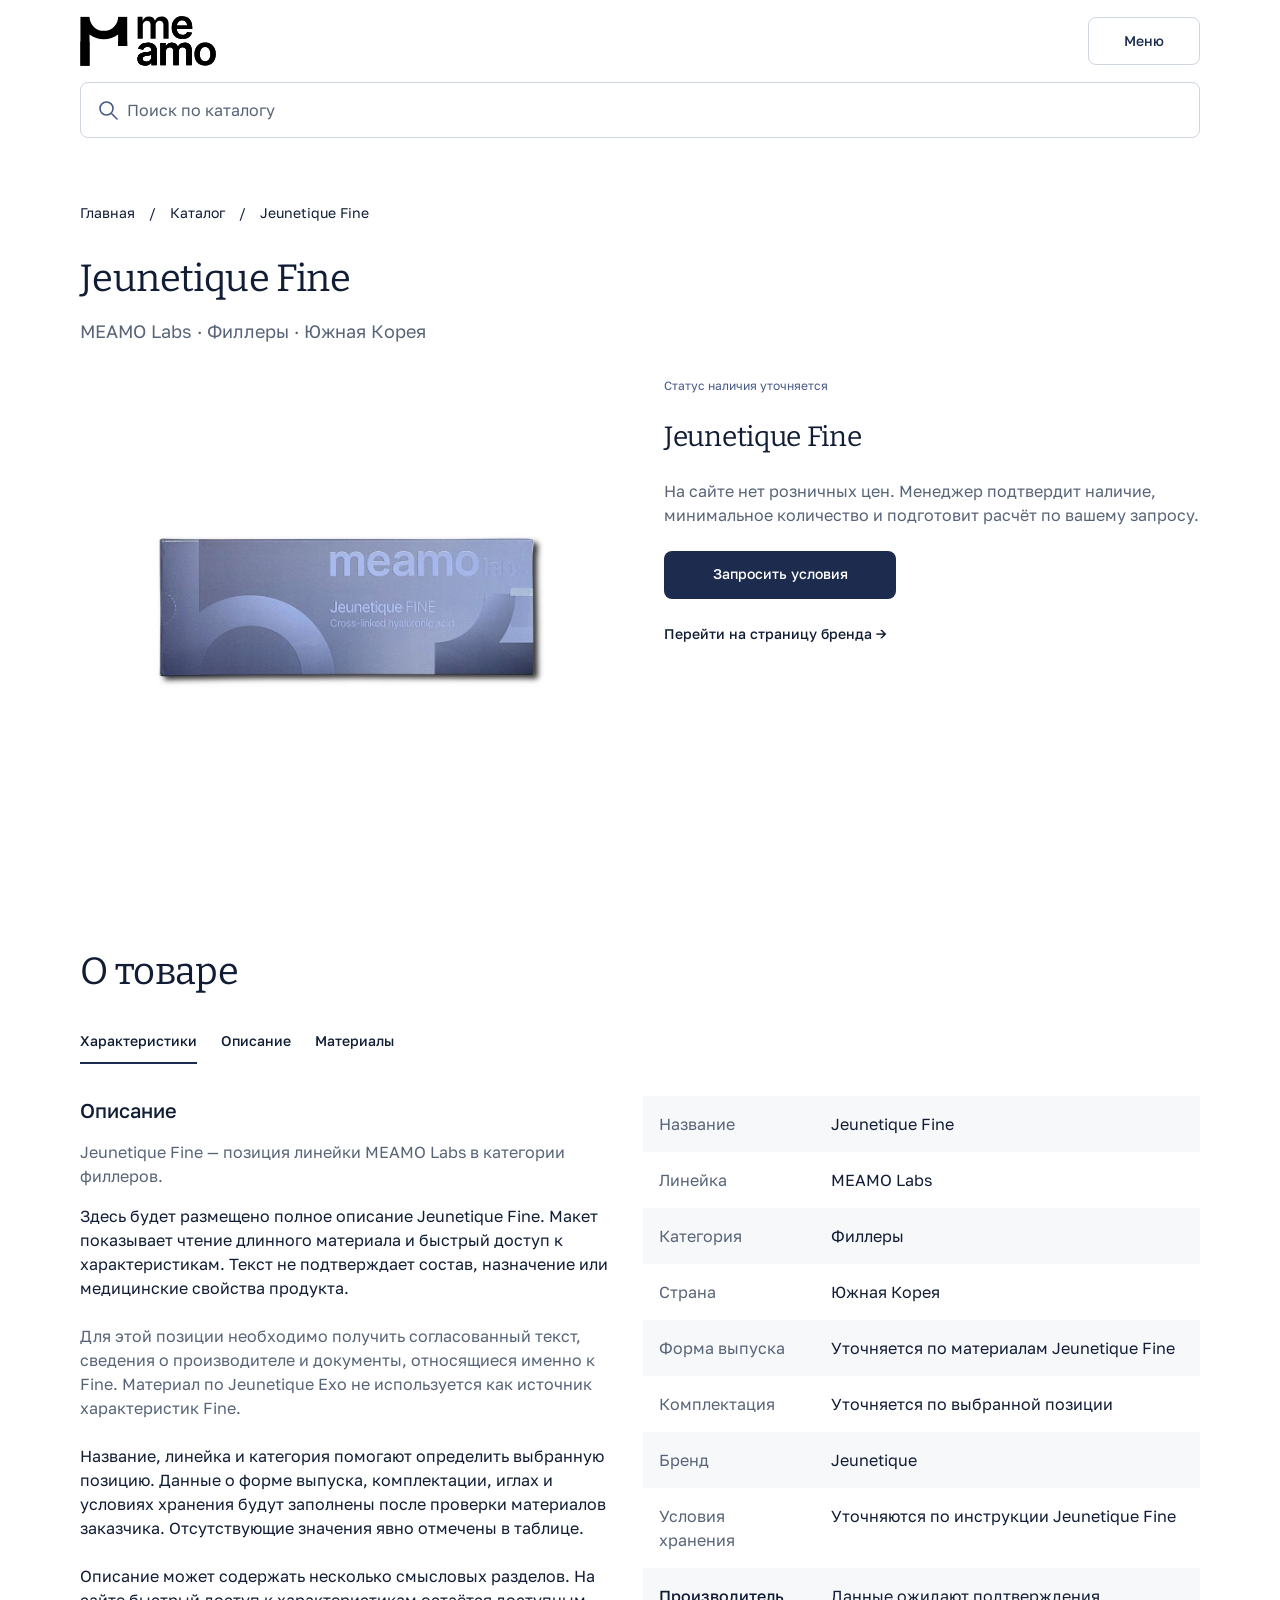
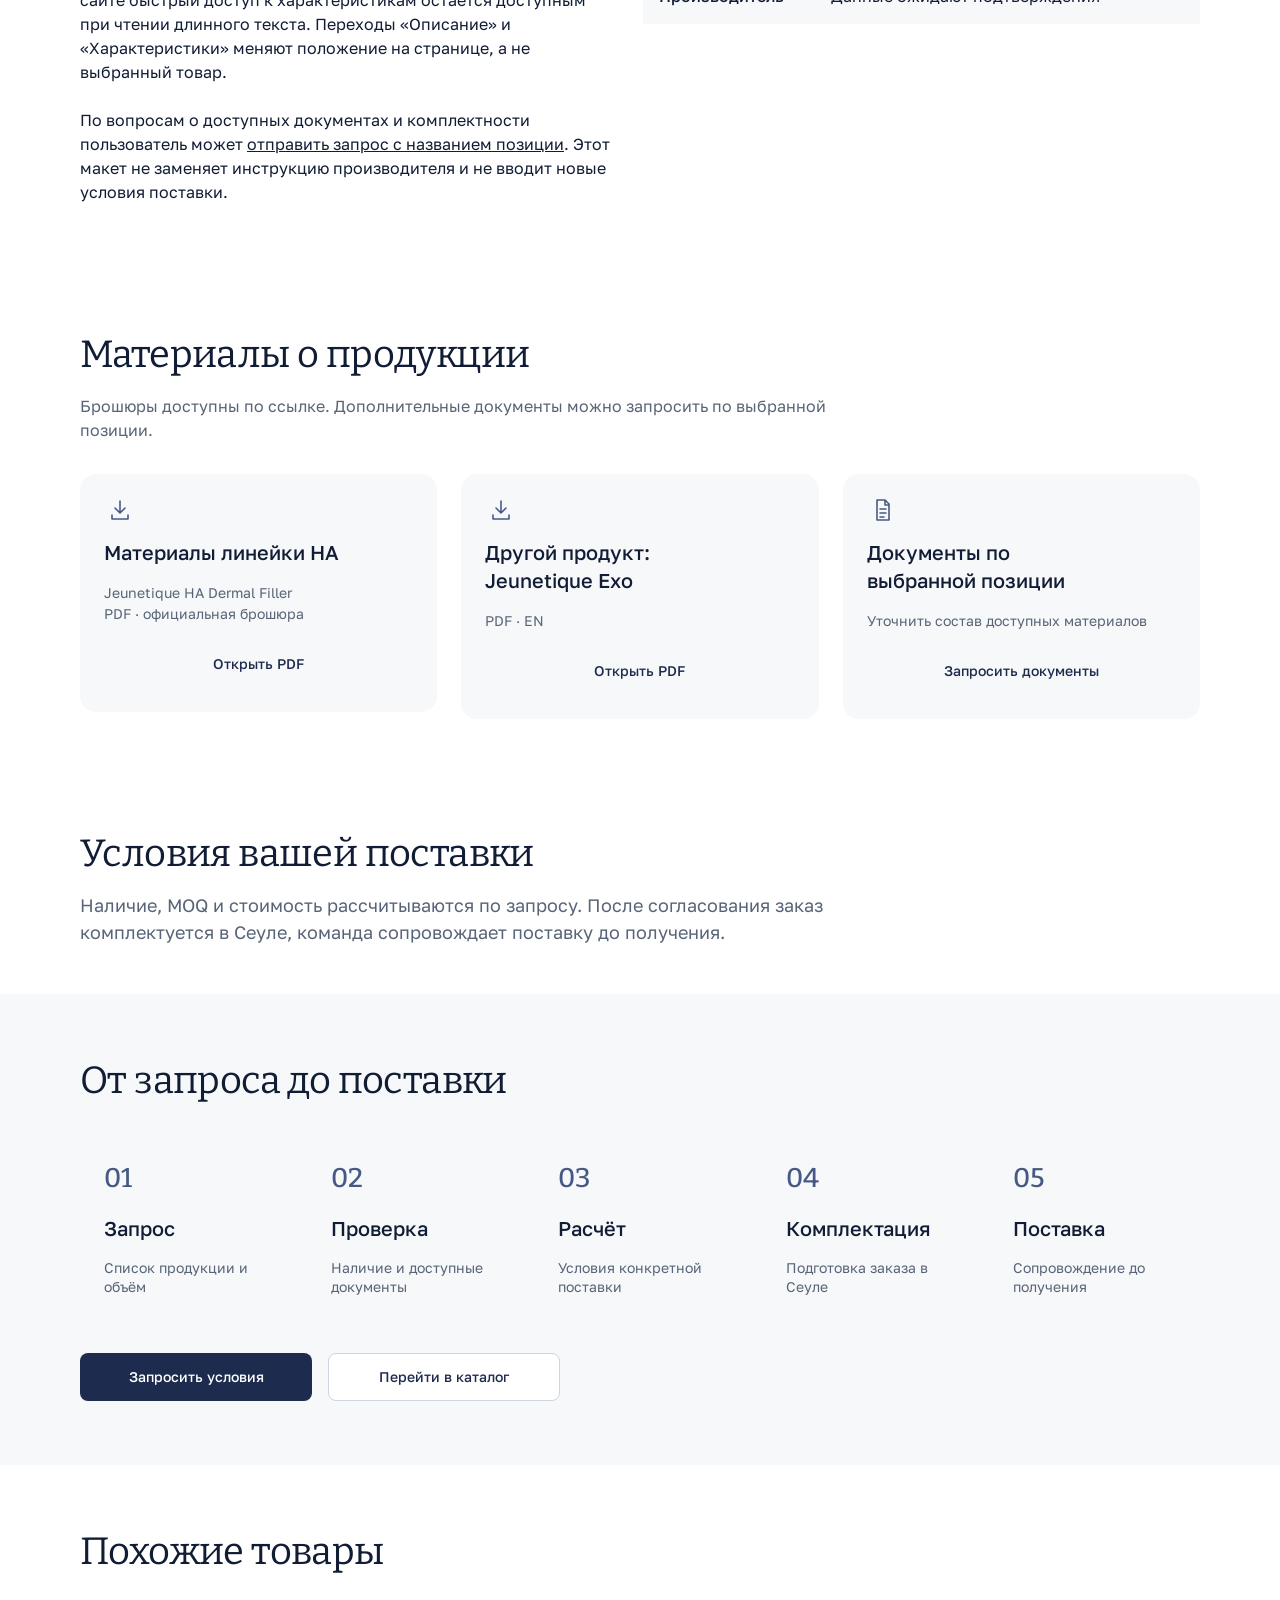
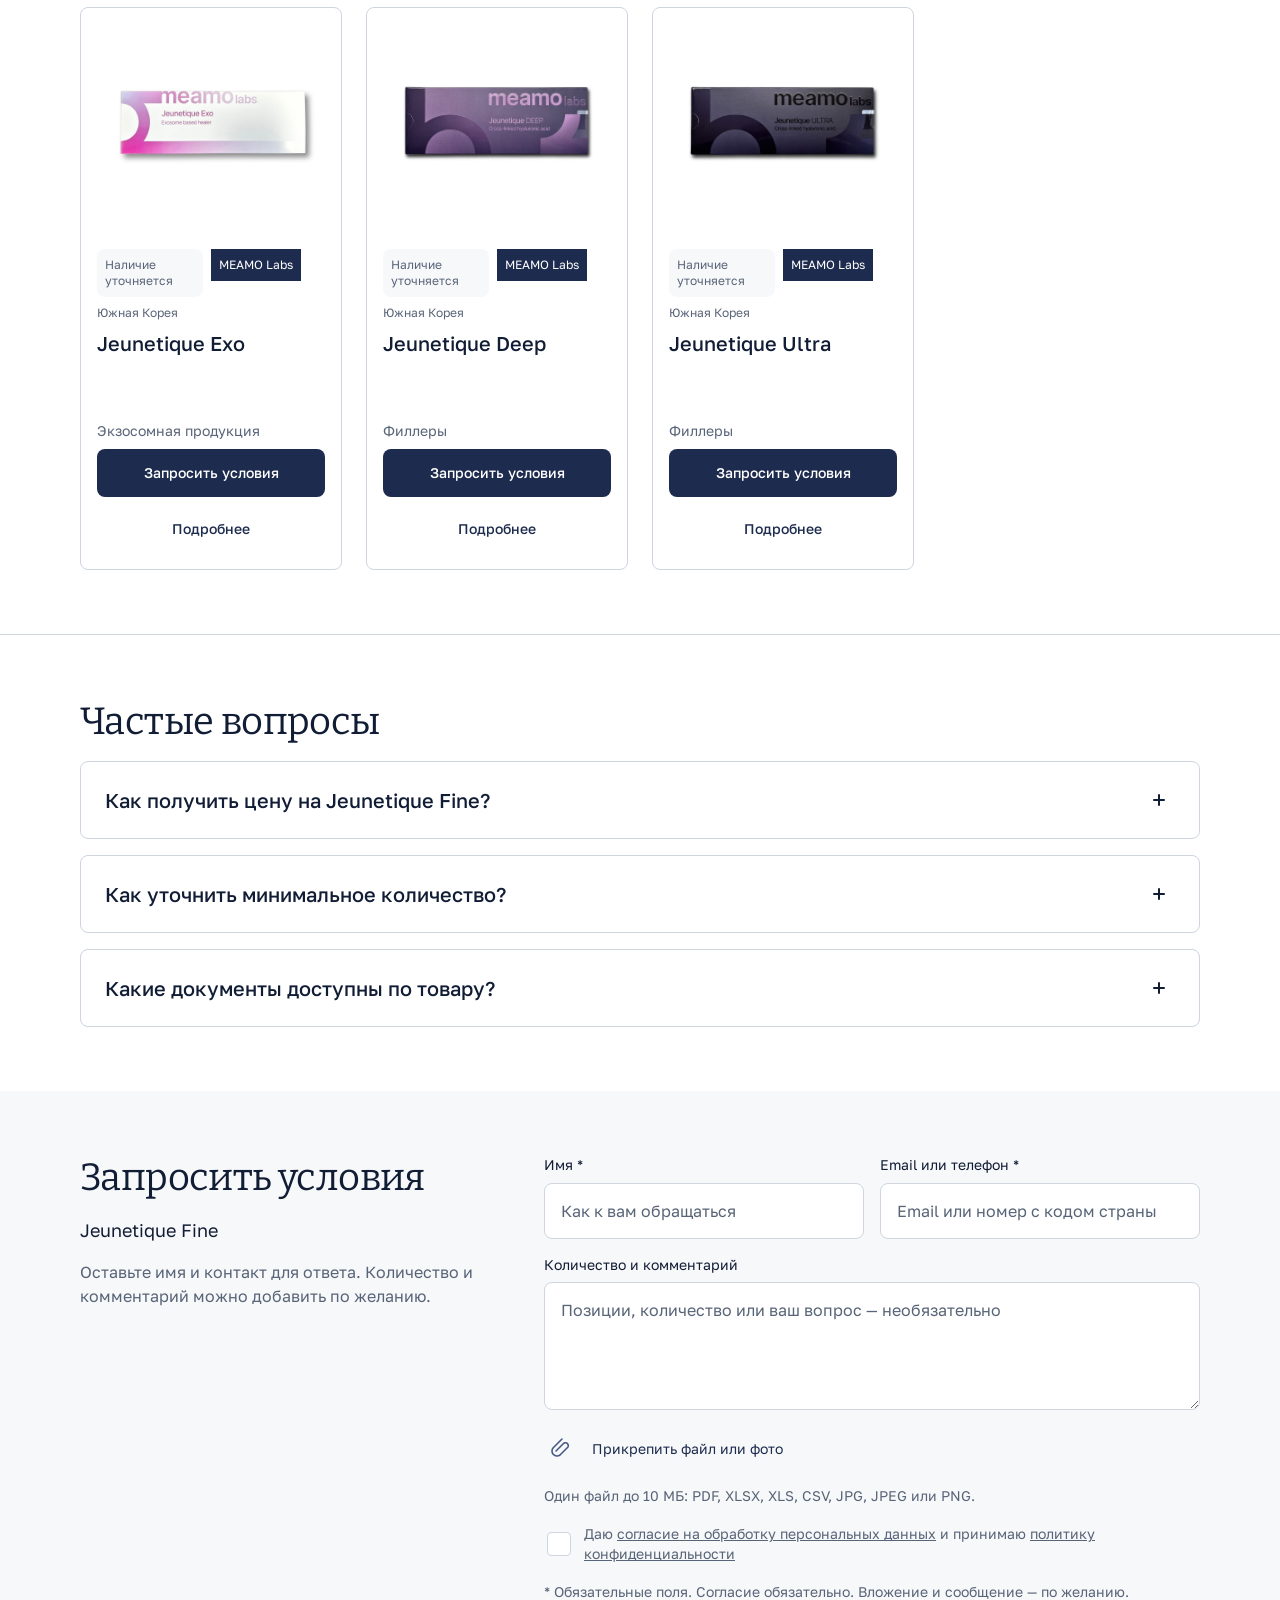
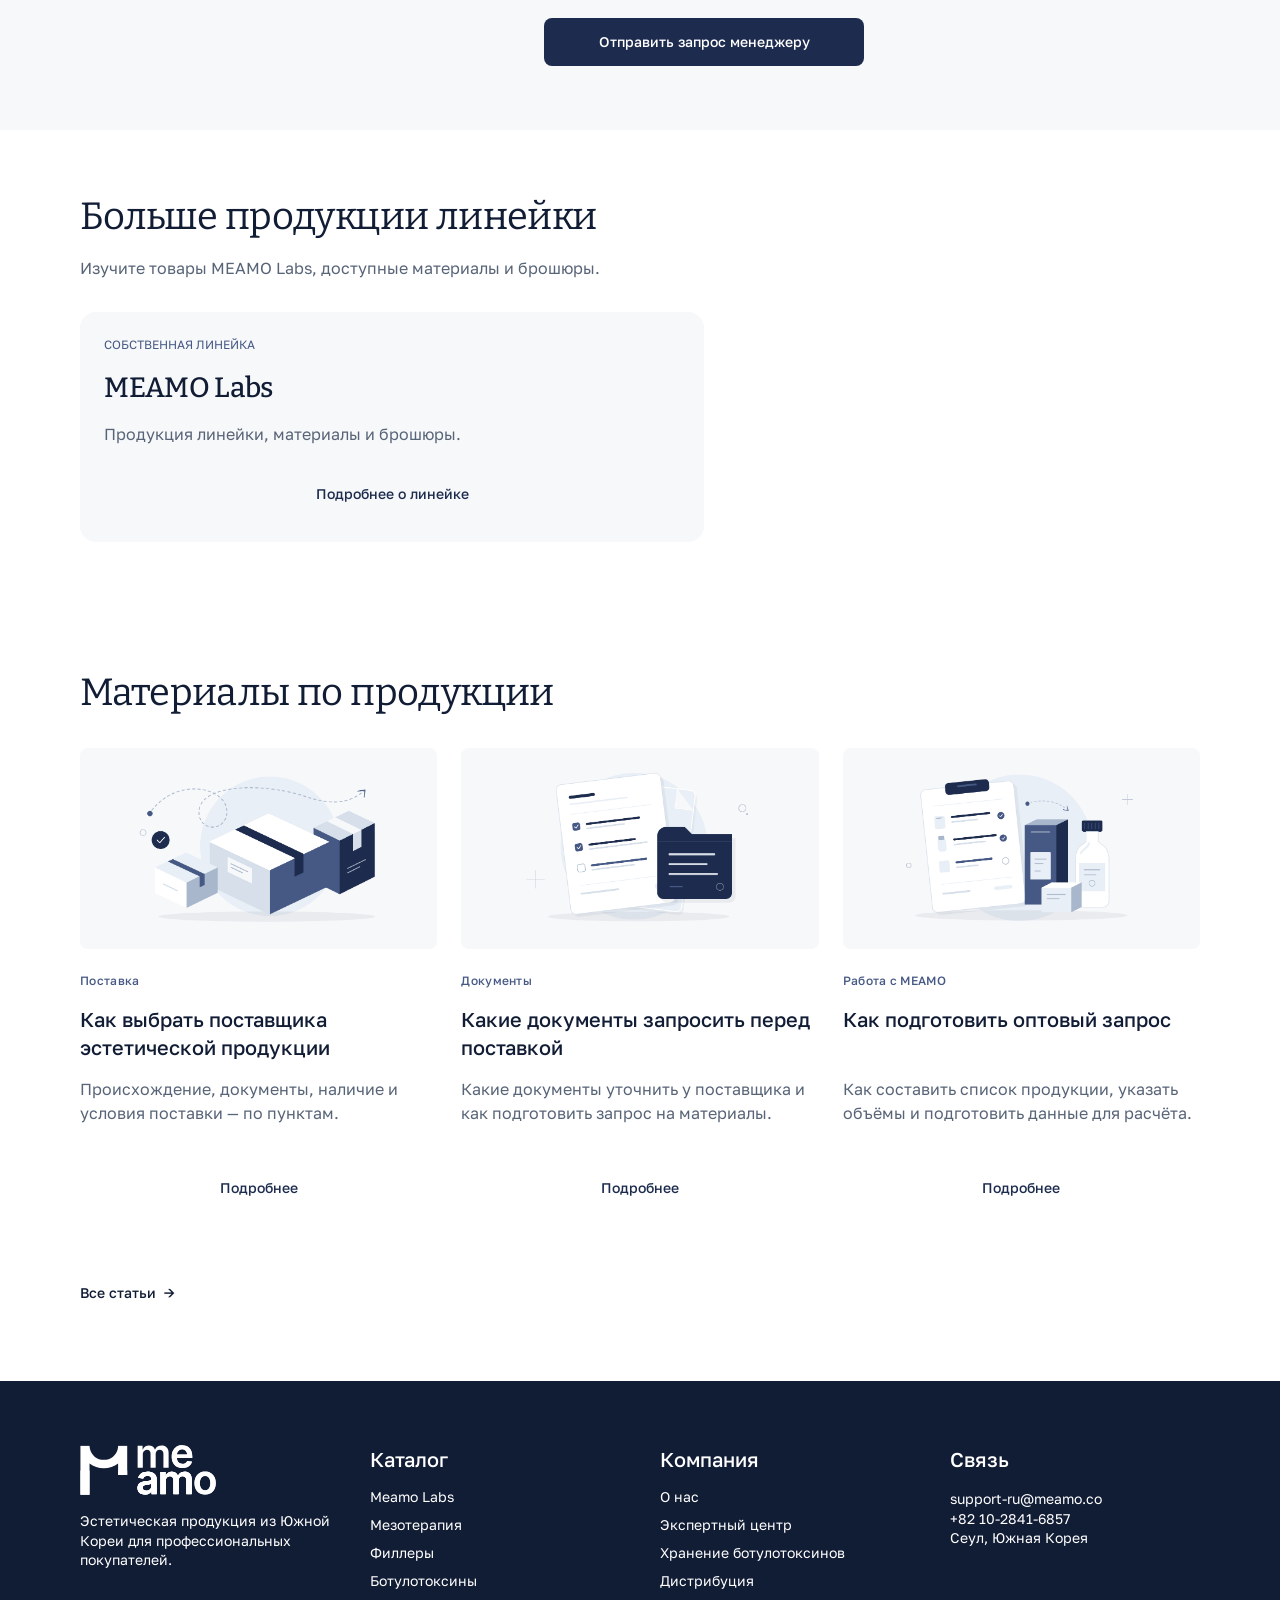
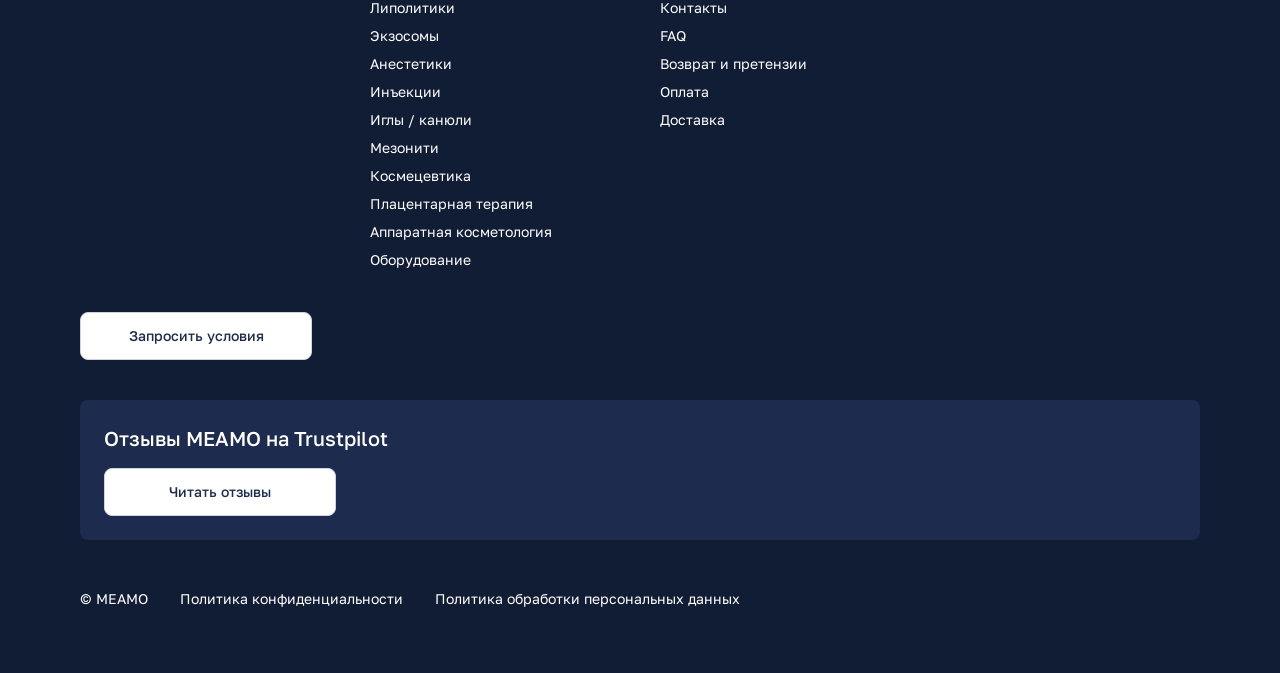
<file: product.html>
<!DOCTYPE html>
<html lang="ru">

<head>
	<meta charset="UTF-8">
	<meta name="viewport" content="width=device-width, initial-scale=1">
	<meta name="description"
		content="Jeunetique Fine, MEAMO Labs. Сведения о позиции, материалы и запрос условий поставки.">
	<title>Jeunetique Fine — MEAMO</title>
	<link rel="icon" href="/images/icons/meamo-logo-black.svg" type="image/svg+xml">
	<link rel="stylesheet" href="/styles/css/swiper-bundle.min.css">
	<link rel="stylesheet" href="/styles/css/styles.css">
	<script src="/scripts/swiper-bundle.min.js" defer></script>
	<script src="/scripts/main.js" defer></script>
</head>

<body>
	<header class="header js-header">
		<div class="header__container container">
			<a class="header__logo" href="index.html" aria-label="MEAMO — главная"><img
					src="/images/icons/meamo-logo-black.svg" alt="MEAMO" width="136" height="50"></a>
			<button class="header__menu-toggle button button--secondary js-menu-toggle" type="button"
				aria-controls="header-menu" aria-expanded="false">Меню</button>
			<div class="header__mobile-menu js-menu" id="header-menu">
				<nav class="header__nav" aria-label="Основная навигация">
					<a class="header__link js-menu-link" href="catalog.html">Каталог</a>
					<a class="header__link js-menu-link" href="labs.html">MEAMO Labs</a>
					<a class="header__link js-menu-link" href="cooperation.html">Сотрудничество</a>
					<a class="header__link js-menu-link" href="about.html">О компании</a>
					<a class="header__link js-menu-link" href="expert-center.html">Экспертный центр</a>
					<a class="header__link js-menu-link" href="contacts.html">Контакты</a>
				</nav>
				<a class="header__request button js-menu-link js-request-link" href="#request">Запросить условия</a>
				<button class="header__menu-close button button--link js-menu-close" type="button">Закрыть меню ×</button>
			</div>
			<form class="search js-search-form" action="catalog.html" method="get" role="search">
				<label class="visually-hidden" for="catalog-search">Поиск по каталогу: название товара или бренда</label>
				<button class="search__submit" type="submit" aria-label="Найти в каталоге"><img src="/images/icons/search.svg"
						alt="" width="24" height="24"></button>
				<input class="search__field js-search-input" id="catalog-search" type="search" name="q"
					placeholder="Поиск по каталогу: название товара или бренда">
			</form>
		</div>
	</header>

	<main>
		<section class="product-detail" aria-labelledby="product-title">
			<div class="container">
				<nav class="breadcrumbs" aria-label="Хлебные крошки">
					<ol>
						<li><a href="index.html">Главная</a></li>
						<li><a href="catalog.html">Каталог</a></li>
						<li aria-current="page">Jeunetique Fine</li>
					</ol>
				</nav>
				<div class="product-detail__heading">
					<h1 id="product-title">Jeunetique Fine</h1>
					<p>MEAMO Labs · Филлеры · Южная Корея</p>
				</div>
				<div class="product-detail__body">
					<div class="product-detail__media"><img src="/images/products/Jeunetique%20Fine.jpg"
							alt="Упаковка Jeunetique Fine" width="1000" height="1000" fetchpriority="high"></div>
					<div class="product-detail__summary">
						<p class="product-detail__status">Статус наличия уточняется</p>
						<h2><span class="product-detail__name">Jeunetique Fine</span><span class="product-detail__price-note">Цена
								зависит от объёма поставки</span></h2>
						<p class="product-detail__intro">На сайте нет розничных цен. Менеджер подтвердит наличие, минимальное
							количество и подготовит расчёт по вашему запросу.</p><a class="product-detail__cta button js-request-link"
							href="#request" data-request-context="Jeunetique Fine — запрос условий">Запросить условия</a><a
							class="product-detail__brand" href="brand.html">Перейти на страницу бренда <span
								aria-hidden="true">→</span></a>
					</div>
				</div>
			</div>
		</section>
		<section class="product-specifications" aria-labelledby="about-product-title">
			<div class="container">
				<div class="section-heading">
					<h2 id="about-product-title">О товаре</h2>
				</div>
				<nav class="product-nav js-product-nav" aria-label="О товаре"><a href="#specifications" aria-current="location"
						class="js-product-nav-link">Характеристики</a><a href="#description"
						class="js-product-nav-link">Описание</a><a href="#materials" class="js-product-nav-link">Материалы</a></nav>
				<div class="product-specifications__columns">
					<div class="product-specifications__data" id="specifications" tabindex="-1">
						<h3 class="visually-hidden">Характеристики Jeunetique Fine</h3>
						<table class="info-table info-table--specifications">
							<tbody>
								<tr>
									<th scope="row">Название</th>
									<td>Jeunetique Fine</td>
								</tr>
								<tr>
									<th scope="row">Линейка</th>
									<td>MEAMO Labs</td>
								</tr>
								<tr>
									<th scope="row">Категория</th>
									<td>Филлеры</td>
								</tr>
								<tr>
									<th scope="row">Страна</th>
									<td>Южная Корея</td>
								</tr>
								<tr>
									<th scope="row">Форма выпуска</th>
									<td>Уточняется по материалам Jeunetique Fine</td>
								</tr>
								<tr>
									<th scope="row">Комплектация</th>
									<td>Уточняется по выбранной позиции</td>
								</tr>
								<tr>
									<th scope="row">Бренд</th>
									<td>Jeunetique</td>
								</tr>
								<tr>
									<th scope="row">Условия хранения</th>
									<td>Уточняются по инструкции Jeunetique Fine</td>
								</tr>
								<tr>
									<th scope="row"><b>Производитель</b></th>
									<td>Данные ожидают подтверждения</td>
								</tr>
							</tbody>
						</table>
					</div>
					<div class="product-specifications__description" id="description" tabindex="-1">
						<header>
							<h3>Описание</h3>
							<p>Jeunetique Fine — позиция линейки MEAMO Labs в категории филлеров.</p>
							<p>Здесь будет размещено полное описание Jeunetique Fine. Макет показывает чтение длинного материала и
								быстрый доступ к характеристикам. Текст не подтверждает состав, назначение или медицинские свойства
								продукта.</p>
						</header>
						<p>Для этой позиции необходимо получить согласованный текст, сведения о производителе и документы,
							относящиеся именно к Fine. Материал по Jeunetique Exo не используется как источник характеристик Fine.</p>
						<p>Название, линейка и категория помогают определить выбранную позицию. Данные о форме выпуска,
							комплектации, иглах и условиях хранения будут заполнены после проверки материалов заказчика. Отсутствующие
							значения явно отмечены в таблице.</p>
						<p>Описание может содержать несколько смысловых разделов. На сайте быстрый доступ к характеристикам остаётся
							доступным при чтении длинного текста. Переходы «Описание» и «Характеристики» меняют положение на странице,
							а не выбранный товар.</p>
						<p>По вопросам о доступных документах и комплектности пользователь может
							<a href="#request" data-request-context="Jeunetique Fine — характеристики и комплектация"
								class="js-request-link">отправить запрос с названием позиции</a>.
							Этот макет не заменяет инструкцию производителя и не вводит новые условия поставки.
						</p>
					</div>
				</div>
			</div>
		</section>
		<section class="documents section padding-lg" id="materials" aria-labelledby="materials-title" tabindex="-1">
			<div class="container">
				<div class="section-heading">
					<h2 id="materials-title">Материалы о продукции</h2>
					<p>Брошюры доступны по ссылке. Дополнительные документы можно запросить по выбранной позиции.</p>
				</div>
				<div class="grid grid--three grid--start">
					<article class="document-card"><img src="/images/icons/download.svg" alt="" width="32" height="24">
						<h3>Материалы линейки HA</h3>
						<p>
							<span>Jeunetique HA Dermal Filler</span> <br>
							<span>PDF · официальная брошюра</span>
						</p>
						<a class="button button--link" href="files/Document.pdf" download>Открыть PDF</a>
					</article>
					<article class="document-card"><img src="/images/icons/download.svg" alt="" width="32" height="24">
						<h3>Другой продукт: Jeunetique Exo</h3>
						<p>PDF · EN</p><a class="button button--link" href="files/Document.pdf" download>Открыть PDF</a>
					</article>
					<article class="document-card"><img src="/images/icons/document.svg" alt="" width="32" height="24">
						<h3>Документы по выбранной позиции</h3>
						<p>Уточнить состав доступных материалов</p><a class="button button--link js-request-link"
							href="#request" data-request-context="Jeunetique Fine — запрос документов">Запросить документы</a>
					</article>
				</div>
			</div>
		</section>
		<section class="section padding-md" aria-labelledby="conditions-title">
			<div class="container">
				<div class="section-heading section-heading--large">
					<h2 id="conditions-title">Условия вашей поставки</h2>
					<p>Наличие, MOQ и стоимость рассчитываются по запросу. После согласования заказ
						комплектуется&nbsp;в&nbsp;Сеуле, команда
						сопровождает поставку до получения.</p>
				</div>
			</div>
		</section>
		<section class="supply-process" aria-labelledby="process-title">
			<div class="container">
				<div class="section-heading">
					<h2 id="process-title">От запроса до поставки</h2>
				</div>
				<ol class="supply-process__steps">
					<li class="supply-process__step"><span class="supply-process__number" aria-hidden="true">01</span>
						<h3 class="supply-process__title">Запрос</h3>
						<p>Список продукции и объём</p>
					</li>
					<li class="supply-process__step"><span class="supply-process__number" aria-hidden="true">02</span>
						<h3 class="supply-process__title">Проверка</h3>
						<p>Наличие и доступные документы</p>
					</li>
					<li class="supply-process__step"><span class="supply-process__number" aria-hidden="true">03</span>
						<h3 class="supply-process__title">Расчёт</h3>
						<p>Условия конкретной поставки</p>
					</li>
					<li class="supply-process__step"><span class="supply-process__number" aria-hidden="true">04</span>
						<h3 class="supply-process__title">Комплектация</h3>
						<p>Подготовка заказа в Сеуле</p>
					</li>
					<li class="supply-process__step"><span class="supply-process__number" aria-hidden="true">05</span>
						<h3 class="supply-process__title">Поставка</h3>
						<p>Сопровождение до получения</p>
					</li>
				</ol>
				<div class="supply-process__actions"><a class="button js-request-link" href="#request">Запросить условия</a><a
						class="button button--secondary" href="catalog.html">Перейти в каталог</a></div>
			</div>
		</section>
		<section class="products-list section padding-lg" aria-labelledby="similar-title">
			<div class="container">
				<div class="section-heading">
					<h2 id="similar-title">Похожие товары</h2>
				</div>
				<div class="products-list__grid">
					<article class="product-card js-product-card">
						<a class="product-card__media" href="product-jeunetique-exo.html"
							aria-label="Подробнее о Jeunetique Exo"><img src="/images/products/Jeunetique%20Exo.jpg"
								alt="Упаковка Jeunetique Exo" width="1000" height="1000" loading="lazy"></a>
						<div class="product-card__content">
							<div class="product-card__labels"><span class="product-card__status">Наличие уточняется</span><span
									class="product-card__badge js-product-badge">MEAMO Labs</span></div>
							<p class="product-card__country">Южная Корея</p>
							<h3 class="product-card__title js-product-title"><a href="product-jeunetique-exo.html">Jeunetique Exo</a>
							</h3>
							<p class="product-card__category">Экзосомная продукция</p>
							<a class="button js-request-link" href="#request"
								data-request-context="Jeunetique Exo — запрос условий">Запросить
								условия</a><a class="product-card__details button button--link"
								href="product-jeunetique-exo.html">Подробнее<span class="visually-hidden"> о Jeunetique Exo</span></a>
						</div>
					</article>
					<article class="product-card js-product-card">
						<a class="product-card__media" href="product-jeunetique-deep.html"
							aria-label="Подробнее о Jeunetique Deep"><img src="/images/products/Jeunetique%20Deep.jpg"
								alt="Упаковка Jeunetique Deep" width="1000" height="1000" loading="lazy"></a>
						<div class="product-card__content">
							<div class="product-card__labels"><span class="product-card__status">Наличие уточняется</span><span
									class="product-card__badge js-product-badge">MEAMO Labs</span></div>
							<p class="product-card__country">Южная Корея</p>
							<h3 class="product-card__title js-product-title"><a href="product-jeunetique-deep.html">Jeunetique
									Deep</a></h3>
							<p class="product-card__category">Филлеры</p>
							<a class="button js-request-link" href="#request"
								data-request-context="Jeunetique Deep — запрос условий">Запросить
								условия</a><a class="product-card__details button button--link"
								href="product-jeunetique-deep.html">Подробнее<span class="visually-hidden"> о Jeunetique Deep</span></a>
						</div>
					</article>
					<article class="product-card js-product-card">
						<a class="product-card__media" href="product-jeunetique-ultra.html"
							aria-label="Подробнее о Jeunetique Ultra"><img src="/images/products/Jeunetique%20Ultra.jpg"
								alt="Упаковка Jeunetique Ultra" width="1000" height="1000" loading="lazy"></a>
						<div class="product-card__content">
							<div class="product-card__labels"><span class="product-card__status">Наличие уточняется</span><span
									class="product-card__badge js-product-badge">MEAMO Labs</span></div>
							<p class="product-card__country">Южная Корея</p>
							<h3 class="product-card__title js-product-title"><a href="product-jeunetique-ultra.html">Jeunetique
									Ultra</a></h3>
							<p class="product-card__category">Филлеры</p>
							<a class="button js-request-link" href="#request"
								data-request-context="Jeunetique Ultra — запрос условий">Запросить
								условия</a><a class="product-card__details button button--link"
								href="product-jeunetique-ultra.html">Подробнее<span class="visually-hidden"> о Jeunetique
									Ultra</span></a>
						</div>
					</article>
				</div>
			</div>
		</section>
		<section class="faq js-faq" aria-labelledby="faq-title">
			<div class="container">
				<div class="section-heading">
					<h2 id="faq-title">Частые вопросы</h2>
				</div>
				<div class="faq__items">
					<div class="faq__item js-faq-item">
						<h3 class="faq__heading"><button class="faq__toggle js-faq-toggle" id="faq-question-1" type="button"
								aria-expanded="false" aria-controls="faq-answer-1">Как получить цену на Jeunetique Fine?<span
									class="faq__indicator" aria-hidden="true"></span></button></h3>
						<div class="faq__answer js-faq-answer" role="region" id="faq-answer-1" aria-labelledby="faq-question-1"
							aria-hidden="true" inert>
							<div class="faq__content">
								<p>Укажите желаемое количество и контакт для ответа в <a href="#request"
										data-request-context="Jeunetique Fine — расчёт поставки" class="js-request-link">форме запроса</a>.
									Менеджер уточнит условия
									конкретной поставки.</p>
							</div>
						</div>
					</div>
					<div class="faq__item js-faq-item">
						<h3 class="faq__heading"><button class="faq__toggle js-faq-toggle" id="faq-question-2" type="button"
								aria-expanded="false" aria-controls="faq-answer-2">Как уточнить минимальное количество?<span
									class="faq__indicator" aria-hidden="true"></span></button></h3>
						<div class="faq__answer js-faq-answer" role="region" id="faq-answer-2" aria-labelledby="faq-question-2"
							aria-hidden="true" inert>
							<div class="faq__content">
								<p>Минимальное количество согласуется по выбранной позиции. Укажите Jeunetique Fine и планируемый объём
									в запросе.</p>
							</div>
						</div>
					</div>
					<div class="faq__item js-faq-item">
						<h3 class="faq__heading"><button class="faq__toggle js-faq-toggle" id="faq-question-3" type="button"
								aria-expanded="false" aria-controls="faq-answer-3">Какие документы доступны по товару?<span
									class="faq__indicator" aria-hidden="true"></span></button></h3>
						<div class="faq__answer js-faq-answer" role="region" id="faq-answer-3" aria-labelledby="faq-question-3"
							aria-hidden="true" inert>
							<div class="faq__content">
								<p>Состав материалов по Jeunetique Fine уточняется отдельно. <a href="#request"
										data-request-context="Jeunetique Fine — запрос документов" class="js-request-link">Запросите
										документы по Fine</a>;
									материалы HA и Exo относятся к другим сущностям.</p>
							</div>
						</div>
					</div>
				</div>
			</div>
		</section>
		<section class="compact-request js-request" id="request" aria-labelledby="request-title" tabindex="-1">
			<div class="compact-request__container container">
				<div class="compact-request__copy">
					<h2 id="request-title">Запросить условия</h2>
					<p class="compact-request__context js-request-context" id="request-context">Jeunetique Fine</p>
					<p class="compact-request__intro">Оставьте имя и контакт для ответа. Количество и комментарий можно добавить
						по желанию.</p>
				</div>
				<form class="form form--compact js-request-form" aria-labelledby="request-title"
					aria-describedby="request-required request-status">
					<input type="hidden" name="context" value="Jeunetique Fine">
					<div class="form__row">
						<div class="form__field"><label class="form__label" for="request-name">Имя *</label><input
								class="form__input js-request-control" id="request-name" name="name" type="text" required autocomplete="name"
								placeholder="Как к вам обращаться"></div>
						<div class="form__field"><label class="form__label" for="request-contact">Email или телефон *</label><input
								class="form__input js-request-control" id="request-contact" name="contact" type="text" required autocomplete="on"
								placeholder="Email или номер с кодом страны"></div>
					</div>
					<div class="form__field"><label class="form__label" for="request-message">Количество и
							комментарий</label><textarea class="form__textarea js-request-control" id="request-message" name="message" rows="4"
							placeholder="Позиции, количество или ваш вопрос — необязательно"></textarea></div>
					<div class="form__field">
						<div class="form__attachment js-request-attachment"><label class="form__file-label" for="request-file"><img
									src="/images/icons/paperclip.svg" alt="" width="32" height="24"><span
									class="js-request-file-label">Прикрепить файл или
									фото</span><input class="form__file js-request-file" id="request-file" name="attachment" type="file"
									accept=".pdf,.xlsx,.xls,.csv,.jpg,.jpeg,.png" aria-describedby="request-file-hint request-file-status"></label><button
								class="form__remove-file js-request-remove-file" type="button" hidden
								aria-label="Удалить выбранный файл">×</button><span class="form__upload-description js-request-upload-description">Список продукции или фото упаковки</span></div>
						<p class="form__hint" id="request-file-hint">Один файл до 10 МБ: PDF, XLSX, XLS, CSV, JPG, JPEG или PNG.</p>
						<p class="form__file-status visually-hidden js-request-file-status" id="request-file-status" role="status" aria-atomic="true"></p>
					</div>
					<div class="form__consent"><input class="form__checkbox-input js-request-control" id="request-consent" name="consent"
							type="checkbox" value="yes" required><label class="form__checkbox-label" for="request-consent">Даю <a
								href="personal-data.html">согласие на обработку персональных данных</a> и принимаю <a
								href="privacy.html">политику конфиденциальности</a></label></div>
					<p class="form__hint" id="request-required">* Обязательные поля. Согласие обязательно. Вложение и сообщение — по желанию.</p>
					<p class="form__status js-request-status" id="request-status" role="status" aria-atomic="true" hidden></p>
					<button class="form__submit button js-request-submit" type="submit" aria-describedby="request-required request-status">Отправить
						запрос
						менеджеру</button>
				</form>
				<div class="form__success js-request-success" tabindex="-1" hidden>
					<h2>Запрос отправлен</h2>
					<p><span class="form__success-desktop">Спасибо! Мы получили ваш запрос. Менеджер свяжется с вами по указанному контакту.</span><span class="form__success-mobile">Менеджер свяжется с вами по указанным контактам.</span></p>
					<a class="button" href="catalog.html">Перейти в каталог</a>
					<p class="form__hint">Можно продолжить просмотр каталога.</p>
				</div>
			</div>
		</section>
		<section class="section padding-lg" aria-labelledby="brand-title">
			<div class="container">
				<div class="section-heading">
					<h2 id="brand-title">Больше продукции линейки</h2>
					<p>Изучите товары MEAMO Labs, доступные материалы и брошюры.</p>
				</div>
				<article class="brand-card">
					<p class="brand-card__label">Собственная линейка</p>
					<h3>MEAMO Labs</h3>
					<p>Продукция линейки, материалы и брошюры.</p><a class="button button--link" href="labs.html">Подробнее о
						линейке</a>
				</article>
			</div>
		</section>
		<section class="expert-center section padding-lg" aria-labelledby="expert-title">
			<div class="container">
				<div class="section-heading">
					<h2 id="expert-title">Материалы по продукции</h2>
				</div>
				<div class="expert-center__grid grid grid--three">
					<article class="article-card"><a class="article-card__media" href="article-supplier.html"
							aria-label="Как выбрать поставщика эстетической продукции"><img src="/images/Illustrations/logistics.jpg"
								alt="" width="1200" height="675" loading="lazy"></a>
						<p class="article-card__topic">Поставка</p>
						<h3 class="article-card__title">Как выбрать поставщика эстетической продукции</h3>
						<p class="article-card__description">Происхождение, документы, наличие и условия поставки — по пунктам.</p>
						<a class="article-card__link button button--link" href="article-supplier.html">Подробнее<span
								class="visually-hidden"> о выборе поставщика</span></a>
					</article>
					<article class="article-card"><a class="article-card__media" href="article-documents.html"
							aria-label="Какие документы запросить перед поставкой"><img src="/images/Illustrations/documents.jpg"
								alt="" width="1200" height="675" loading="lazy"></a>
						<p class="article-card__topic">Документы</p>
						<h3 class="article-card__title">Какие документы запросить перед поставкой</h3>
						<p class="article-card__description">Какие документы уточнить у поставщика и как подготовить запрос на
							материалы.</p><a class="article-card__link button button--link"
							href="article-documents.html">Подробнее<span class="visually-hidden"> о документах перед
								поставкой</span></a>
					</article>
					<article class="article-card"><a class="article-card__media" href="article.html"
							aria-label="Как подготовить оптовый запрос"><img src="/images/Illustrations/procurement.jpg" alt=""
								width="1200" height="675" loading="lazy"></a>
						<p class="article-card__topic">Работа с MEAMO</p>
						<h3 class="article-card__title">Как подготовить оптовый запрос</h3>
						<p class="article-card__description">Как составить список продукции, указать объёмы и подготовить данные для
							расчёта.</p><a class="article-card__link button button--link" href="article.html">Подробнее<span
								class="visually-hidden"> о подготовке оптового
								запроса</span></a>
					</article>
				</div>
				<a class="expert-center__all" href="expert-center.html">Все статьи <span aria-hidden="true">→</span></a>
			</div>
		</section>
	</main>

	<footer class="footer">
		<div class="footer__container container">
			<div class="footer__columns">
				<div class="footer__brand"><a href="index.html" aria-label="MEAMO — главная"><img
							src="/images/icons/meamo-logo-white.svg" alt="MEAMO" width="136" height="50" loading="lazy"></a>
					<p>Эстетическая продукция из Южной Кореи для профессиональных покупателей.</p>
				</div>
				<nav class="footer__group" aria-labelledby="footer-catalog">
					<h2 id="footer-catalog">Каталог</h2>
					<ul class="footer__links">
						<li><a href="labs.html">Meamo Labs</a></li>
						<li><a href="catalog.html?category=mesotherapy">Мезотерапия</a></li>
						<li><a href="catalog.html?category=fillers">Филлеры</a></li>
						<li><a href="catalog.html?category=botulinum-toxins">Ботулотоксины</a></li>
						<li><a href="catalog.html?category=lipolytics">Липолитики</a></li>
						<li><a href="catalog.html?category=exosomes">Экзосомы</a></li>
						<li><a href="catalog.html?category=anesthetics">Анестетики</a></li>
						<li><a href="catalog.html?category=injections">Инъекции</a></li>
						<li><a href="catalog.html?category=needles-cannulas">Иглы / канюли</a></li>
						<li><a href="catalog.html?category=threads">Мезонити</a></li>
						<li><a href="catalog.html?category=cosmeceuticals">Космецевтика</a></li>
						<li><a href="catalog.html?category=placental-therapy">Плацентарная терапия</a></li>
						<li><a href="catalog.html?category=apparatus-cosmetology">Аппаратная косметология</a></li>
						<li><a href="catalog.html?category=equipment">Оборудование</a></li>
					</ul>
				</nav>
				<nav class="footer__group" aria-labelledby="footer-company">
					<h2 id="footer-company">Компания</h2>
					<ul class="footer__links">
						<li><a href="about.html">О нас</a></li>
						<li><a href="expert-center.html">Экспертный центр</a></li>
						<li><a href="article-storage.html">Хранение ботулотоксинов</a></li>
						<li><a href="cooperation.html">Дистрибуция</a></li>
						<li><a href="contacts.html">Контакты</a></li>
						<li><a href="catalog.html">FAQ</a></li>
						<li><a href="cooperation.html">Возврат и претензии</a></li>
						<li><a href="cooperation.html">Оплата</a></li>
						<li><a href="cooperation.html">Доставка</a></li>
					</ul>
				</nav>
				<div class="footer__contacts">
					<h2>Связь</h2>
					<address><a href="mailto:support-ru@meamo.co">support-ru@meamo.co</a><a href="tel:+821028416857">+82
							10-2841-6857</a><span>Сеул, Южная Корея</span></address>
				</div>
			</div>
			<a class="footer__request button button--secondary js-request-link" href="#request">Запросить условия</a>
			<div class="footer__reviews">
				<h2>Отзывы MEAMO на Trustpilot</h2>
				<a class="footer__reviews-link button button--secondary" href="/" rel="noopener noreferrer">Читать отзывы</a>
			</div>
			<div class="footer__legal"><span>© MEAMO</span><a href="privacy.html">Политика конфиденциальности</a><a
					href="personal-data.html">Политика обработки персональных данных</a></div>
		</div>
	</footer>
</body>

</html>
</file>
<file: styles/css/styles.css>
@charset "UTF-8";
*,
*::before,
*::after {
  box-sizing: border-box;
}

ul,
ol {
  padding: 0;
}

body,
h1,
h2,
h3,
h4,
p,
ul,
ol,
li,
figure,
figcaption,
blockquote,
dl,
dd {
  margin: 0;
}

h1,
h2,
h3,
h4 {
  text-wrap: balance;
}

h1,
h2,
h3,
h4,
button,
input,
label {
  line-height: 1;
}

body {
  min-height: 100%;
  min-width: 300px;
  line-height: 1.35;
  text-rendering: optimizeLegibility;
  font-synthesis: none;
  -webkit-font-smoothing: antialiased;
  -moz-osx-font-smoothing: grayscale;
  -webkit-text-size-adjust: 100%;
}

html {
  height: 100%;
  -moz-text-size-adjust: none;
  -webkit-text-size-adjust: none;
  text-size-adjust: none;
}

html,
:has(:target) {
  scroll-behavior: smooth;
}

ul[class],
ol[class] {
  list-style: none;
}

a:not([class]) {
  -webkit-text-decoration-skip: ink;
          text-decoration-skip-ink: auto;
  color: var(--current-color);
}

img {
  max-width: 100%;
  display: block;
}

address[class] {
  font-style: normal;
}

fieldset[class] {
  margin-left: 0;
  padding: 0;
  border: none;
}

textarea:not([rows]) {
  min-height: 8em;
}

input[type=checkbox i] {
  margin: 3px;
}

input,
button,
textarea,
select {
  font: inherit;
}

svg * {
  transition-property: fill, stroke;
}

@media (prefers-reduced-motion: reduce) {
  * {
    animation-duration: 0.01ms !important;
    animation-iteration-count: 1 !important;
    transition-duration: 0.01ms !important;
    scroll-behavior: auto !important;
  }
}

@font-face {
  font-family: "Bitter";
  src: url("/fonts/Bitter/Bitter-Black.woff2") format("woff2");
  font-weight: 900;
  font-style: normal;
  font-display: swap;
}
@font-face {
  font-family: "Bitter";
  src: url("/fonts/Bitter/Bitter-BlackItalic.woff2") format("woff2");
  font-weight: 900;
  font-style: italic;
  font-display: swap;
}
@font-face {
  font-family: "Bitter";
  src: url("/fonts/Bitter/Bitter-Bold.woff2") format("woff2");
  font-weight: bold;
  font-style: normal;
  font-display: swap;
}
@font-face {
  font-family: "Bitter";
  src: url("/fonts/Bitter/Bitter-BoldItalic.woff2") format("woff2");
  font-weight: bold;
  font-style: italic;
  font-display: swap;
}
@font-face {
  font-family: "Bitter";
  src: url("/fonts/Bitter/Bitter-ExtraBold.woff2") format("woff2");
  font-weight: bold;
  font-style: normal;
  font-display: swap;
}
@font-face {
  font-family: "Bitter";
  src: url("/fonts/Bitter/Bitter-ExtraBoldItalic.woff2") format("woff2");
  font-weight: bold;
  font-style: italic;
  font-display: swap;
}
@font-face {
  font-family: "Bitter";
  src: url("/fonts/Bitter/Bitter-ExtraLight.woff2") format("woff2");
  font-weight: 200;
  font-style: normal;
  font-display: swap;
}
@font-face {
  font-family: "Bitter";
  src: url("/fonts/Bitter/Bitter-ExtraLightItalic.woff2") format("woff2");
  font-weight: 200;
  font-style: italic;
  font-display: swap;
}
@font-face {
  font-family: "Bitter";
  src: url("/fonts/Bitter/Bitter-Italic.woff2") format("woff2");
  font-weight: normal;
  font-style: italic;
  font-display: swap;
}
@font-face {
  font-family: "Bitter";
  src: url("/fonts/Bitter/Bitter-Light.woff2") format("woff2");
  font-weight: 300;
  font-style: normal;
  font-display: swap;
}
@font-face {
  font-family: "Bitter";
  src: url("/fonts/Bitter/Bitter-LightItalic.woff2") format("woff2");
  font-weight: 300;
  font-style: italic;
  font-display: swap;
}
@font-face {
  font-family: "Bitter";
  src: url("/fonts/Bitter/Bitter-Medium.woff2") format("woff2");
  font-weight: 500;
  font-style: normal;
  font-display: swap;
}
@font-face {
  font-family: "Bitter";
  src: url("/fonts/Bitter/Bitter-MediumItalic.woff2") format("woff2");
  font-weight: 500;
  font-style: italic;
  font-display: swap;
}
@font-face {
  font-family: "Bitter";
  src: url("/fonts/Bitter/Bitter-Regular.woff2") format("woff2");
  font-weight: normal;
  font-style: normal;
  font-display: swap;
}
@font-face {
  font-family: "Bitter";
  src: url("/fonts/Bitter/Bitter-SemiBold.woff2") format("woff2");
  font-weight: 600;
  font-style: normal;
  font-display: swap;
}
@font-face {
  font-family: "Bitter";
  src: url("/fonts/Bitter/Bitter-SemiBoldItalic.woff2") format("woff2");
  font-weight: 600;
  font-style: italic;
  font-display: swap;
}
@font-face {
  font-family: "Bitter";
  src: url("/fonts/Bitter/Bitter-Thin.woff2") format("woff2");
  font-weight: 100;
  font-style: normal;
  font-display: swap;
}
@font-face {
  font-family: "Bitter";
  src: url("/fonts/Bitter/Bitter-ThinItalic.woff2") format("woff2");
  font-weight: 100;
  font-style: italic;
  font-display: swap;
}
@font-face {
  font-family: "GolosText";
  src: url("/fonts/GolosText/GolosText-Black.woff2") format("woff2");
  font-weight: 900;
  font-style: normal;
  font-display: swap;
}
@font-face {
  font-family: "GolosText";
  src: url("/fonts/GolosText/GolosText-Bold.woff2") format("woff2");
  font-weight: bold;
  font-style: normal;
  font-display: swap;
}
@font-face {
  font-family: "GolosText";
  src: url("/fonts/GolosText/GolosText-ExtraBold.woff2") format("woff2");
  font-weight: bold;
  font-style: normal;
  font-display: swap;
}
@font-face {
  font-family: "GolosText";
  src: url("/fonts/GolosText/GolosText-Medium.woff2") format("woff2");
  font-weight: 500;
  font-style: normal;
  font-display: swap;
}
@font-face {
  font-family: "GolosText";
  src: url("/fonts/GolosText/GolosText-Regular.woff2") format("woff2");
  font-weight: normal;
  font-style: normal;
  font-display: swap;
}
@font-face {
  font-family: "GolosText";
  src: url("/fonts/GolosText/GolosText-SemiBold.woff2") format("woff2");
  font-weight: 600;
  font-style: normal;
  font-display: swap;
}
:root {
  --current-color: currentColor;
  --transparent: transparent;
  --color-white: #ffffff;
  --color-black: #000000;
  --color-paper: #f7f8fa;
  --color-ink: #111c35;
  --color-blue: #1d2c4e;
  --color-hover: #465985;
  --color-mist: #e9eff6;
  --color-line: #ced5df;
  --color-muted: #586477;
  --color-success: #226247;
  --color-danger: #b43f42;
  --color-sand: #e8e3d8;
  --font-family-base:
  	'GolosText', 'Arial', system-ui, -apple-system, 'Segoe UI', sans-serif;
  --font-family-accent:
  	'Bitter', 'Arial', system-ui, -apple-system, 'Segoe UI', serif;
  --border: 0px solid var(--transparent);
  --radius-xs: 0px;
  --radius-sm: 8px;
  --radius-md: 16px;
  --radius-lg: 24px;
  --container-width: 1280px;
  --container-padding-x: 80px;
  --input-height: 56px;
  --button-height: 48px;
  --header-height: 154px;
  --transition-duration: 0.2s;
  --transition-duration-long: 0.35s;
  --transition-timing-function: ease-in-out;
}
@media (max-width: 1024px) {
  :root {
    --container-padding-x: 32px;
  }
}
@media (max-width: 768px) {
  :root {
    --header-height: 152px;
    --container-padding-x: clamp(24px, calc(16.3664px + 2.0356vw), 32px);
  }
}

.container {
  max-width: calc(var(--container-width) + var(--container-padding-x) * 2);
  width: auto;
  margin-inline: auto;
  padding-inline: var(--container-padding-x);
}

.visually-hidden {
  position: absolute !important;
  width: 1px !important;
  height: 1px !important;
  margin: -1px !important;
  border: 0 !important;
  padding: 0 !important;
  white-space: nowrap !important;
  clip-path: inset(100%) !important;
  clip: rect(0 0 0 0) !important;
  overflow: hidden !important;
}

@media (max-width: 1024px) {
  .hidden-mobile {
    display: none !important;
  }
}

@media (min-width: 1025px) {
  .visible-mobile {
    display: none !important;
  }
}

.full-width {
  margin-inline: calc(var(--container-padding-x) * -1);
}

@media (max-width: 768px) {
  .full-width-mobile {
    margin-inline: calc(var(--container-padding-x) * -1);
  }
}

@media (max-width: 768px) {
  .reversed-mobile > :last-child {
    order: -1;
  }
}

.section > .container {
  display: grid;
  grid-template-columns: minmax(0, 1fr);
  row-gap: 32px;
}
@media (max-width: 768px) {
  .section > .container {
    row-gap: 24px;
  }
}
.section__action {
  width: -moz-fit-content;
  width: fit-content;
  min-width: 232px;
}
@media (max-width: 768px) {
  .section__action {
    width: 100%;
    min-width: 0;
  }
}

.padding-sm {
  padding-block: 32px;
}
@media (max-width: 768px) {
  .padding-sm {
    padding-block: 24px;
  }
}

.padding-md {
  padding-block: 48px;
}
@media (max-width: 768px) {
  .padding-md {
    padding-block: 32px;
  }
}

.padding-lg {
  padding-block: 64px;
}
@media (max-width: 768px) {
  .padding-lg {
    padding-block: 40px;
  }
}

html {
  min-height: 100%;
  scroll-padding-top: var(--header-height);
  scroll-behavior: smooth;
}

body {
  font-size: clamp(16px, 15.2957746479px + 0.1877934272vw, 18px);
  display: flex;
  flex-direction: column;
  font-family: var(--font-family-base);
  color: var(--color-ink);
  font-style: normal;
  font-weight: 400;
  line-height: 1.55;
  background-color: var(--color-white);
  min-height: 100dvh;
  font-optical-sizing: auto;
  overflow-wrap: anywhere;
  scrollbar-color: var(--color-blue) var(--transparent);
  scrollbar-width: thin;
  overscroll-behavior: contain;
}
body::-webkit-scrollbar {
  width: 2px;
  height: 2px;
}
body::-webkit-scrollbar-track {
  background: var(--transparent);
}
body::-webkit-scrollbar-thumb {
  background-color: var(--color-blue);
  border-radius: 0;
}
body::-webkit-scrollbar-thumb:hover {
  background-color: var(--color-hover);
}

::-moz-selection {
  color: var(--color-white);
  background-color: var(--color-blue);
}

::selection {
  color: var(--color-white);
  background-color: var(--color-blue);
}

main {
  flex: 1;
  padding-block-end: 0;
}

a,
button,
input,
textarea,
svg * {
  transition-property: color, background-color, border-color;
  transition-duration: var(--transition-duration);
  transition-timing-function: var(--transition-timing-function);
}

a {
  color: inherit;
  text-decoration: none;
}

button,
input,
textarea,
select {
  font: inherit;
  color: inherit;
}

p {
  color: inherit;
}

button {
  cursor: pointer;
}

img,
svg {
  -webkit-user-select: none;
     -moz-user-select: none;
          user-select: none;
}

img {
  height: auto;
  -o-object-fit: cover;
     object-fit: cover;
}

svg {
  display: block;
  flex-shrink: 0;
}

input,
textarea {
  border-radius: var(--radius-sm);
}
input::-moz-placeholder, textarea::-moz-placeholder {
  color: var(--color-muted);
  opacity: 1;
}
input::placeholder,
textarea::placeholder {
  color: var(--color-muted);
  opacity: 1;
}

h1,
h2,
h3,
h4 {
  margin-block-start: unset;
  margin-block-end: unset;
  margin-inline-start: unset;
  margin-inline-end: unset;
}

.f-display {
  font-size: clamp(64px, 64px + 0vw, 64px);
  font-family: var(--font-family-accent);
  font-style: normal;
  font-weight: 400;
  line-height: 1.12;
  letter-spacing: -1.6px;
}

h1,
.h1 {
  font-size: clamp(36px, 31.7746478873px + 1.1267605634vw, 48px);
  font-family: var(--font-family-accent);
  color: var(--color-ink);
  font-style: normal;
  font-weight: 400;
  line-height: 1.11;
  letter-spacing: -1px;
}
@media (max-width: 768px) {
  h1,
  .h1 {
    line-height: 1.22;
    letter-spacing: -0.5px;
  }
}

h2,
.h2 {
  font-size: clamp(28px, 23.7746478873px + 1.1267605634vw, 40px);
  font-family: var(--font-family-accent);
  color: var(--color-ink);
  font-style: normal;
  font-weight: 400;
  line-height: 1.2;
  letter-spacing: -0.6px;
}
@media (max-width: 768px) {
  h2,
  .h2 {
    line-height: 1.28;
    letter-spacing: -0.3px;
  }
}

h3,
.h3 {
  font-size: clamp(28px, 28px + 0vw, 28px);
  font-family: var(--font-family-accent);
  color: var(--color-ink);
  font-style: normal;
  font-weight: 500;
  line-height: 1.28;
  letter-spacing: -0.3px;
}

h4,
.h4 {
  font-size: clamp(20px, 20px + 0vw, 20px);
  font-family: var(--font-family-base);
  color: var(--color-ink);
  font-style: normal;
  font-weight: 500;
  line-height: 1.4;
}

.f-large {
  font-size: clamp(18px, 18px + 0vw, 18px);
  font-family: var(--font-family-base);
  color: var(--color-ink);
  font-style: normal;
  font-weight: 400;
  line-height: 1.55;
}

.f-body {
  font-size: clamp(16px, 16px + 0vw, 16px);
  font-family: var(--font-family-base);
  color: var(--color-ink);
  font-style: normal;
  font-weight: 400;
  line-height: 1.5;
}

.f-small {
  font-size: clamp(14px, 14px + 0vw, 14px);
  font-family: var(--font-family-base);
  color: var(--color-ink);
  font-style: normal;
  font-weight: 400;
  line-height: 1.42;
}

.f-caption {
  font-size: clamp(12px, 12px + 0vw, 12px);
  font-family: var(--font-family-base);
  color: var(--color-ink);
  font-style: normal;
  font-weight: 500;
  line-height: 1.33;
}

.background-dark {
  background-color: var(--color-mist);
}

.background-light {
  background-color: var(--color-paper);
}

:focus-visible {
  outline: 2px solid var(--color-hover);
}

.button {
  padding: 0;
  background-color: var(--transparent);
  border: none;
  display: flex;
  justify-content: center;
  align-items: center;
  font-size: clamp(14px, 14px + 0vw, 14px);
  font-family: var(--font-family-base);
  font-style: normal;
  font-weight: 500;
  line-height: 1.33;
  letter-spacing: normal;
  text-align: center;
  padding: 8px 24px;
  min-height: var(--button-height);
  border: 1px solid var(--transparent);
  border-radius: var(--radius-sm);
  color: var(--color-white);
  background-color: var(--color-blue);
}
@media (hover: hover) {
  .button:hover {
    background-color: var(--color-hover);
  }
}
@media (hover: none) {
  .button:active {
    background-color: var(--color-hover);
  }
}
.button:active {
  background-color: var(--color-blue);
}
.button:disabled {
  background-color: var(--color-line);
}
.button:focus-visible {
  outline: 3px solid var(--color-hover);
  background-color: var(--color-blue);
}
.button--secondary {
  color: var(--color-blue);
  background-color: var(--color-white);
  border-color: var(--color-line);
}
@media (hover: hover) {
  .button--secondary:hover {
    background-color: var(--color-paper);
    border-color: var(--color-hover);
  }
}
@media (hover: none) {
  .button--secondary:active {
    background-color: var(--color-paper);
    border-color: var(--color-hover);
  }
}
.button--secondary:active, .button--secondary:focus-visible {
  background-color: var(--color-white);
}
.button--link {
  color: var(--color-blue);
  background-color: var(--transparent);
}
@media (hover: hover) {
  .button--link:hover {
    text-decoration: underline;
    background-color: var(--transparent);
  }
}
@media (hover: none) {
  .button--link:active {
    text-decoration: underline;
    background-color: var(--transparent);
  }
}

.form {
  font-size: clamp(14px, 14px + 0vw, 14px);
  display: grid;
  gap: 16px;
  min-width: 0;
  line-height: 1.42;
}
.form--wholesale {
  gap: 12px;
}
.form--wholesale .form__consent {
  padding-bottom: 24px;
}
.form__row {
  display: grid;
  grid-template-columns: repeat(2, minmax(0, 1fr));
  gap: 16px;
}
@media (max-width: 768px) {
  .form__row {
    grid-template-columns: minmax(0, 1fr);
  }
}
.form__row--three {
  grid-template-columns: repeat(3, minmax(0, 1fr));
  gap: 24px;
}
@media (max-width: 768px) {
  .form__row--three {
    grid-template-columns: minmax(0, 1fr);
    gap: 16px;
  }
}
.form__group {
  display: grid;
  row-gap: 12px;
  min-width: 0;
  margin: 0;
  padding: 0;
  border: 0;
}
.form__group:has(+ .form__group) {
  padding-bottom: 16px;
}
.form__legend {
  font-size: clamp(16px, 16px + 0vw, 16px);
  padding: 0 0 12px;
  color: var(--color-muted);
  line-height: 1.5;
}
.form__field {
  display: grid;
  gap: 8px;
  min-width: 0;
}
.form__field:has(.form__attachment) {
  gap: 16px;
}
.form__label {
  line-height: 1.42;
}
.form__input, .form__textarea {
  font-size: clamp(16px, 16px + 0vw, 16px);
  width: 100%;
  min-width: 0;
  min-height: var(--input-height);
  padding: 15px 16px;
  border: 1px solid var(--color-line);
  border-radius: var(--radius-sm);
  background-color: var(--color-white);
  line-height: 1.5;
}
.form__input:focus-visible, .form__textarea:focus-visible {
  outline-offset: -3px;
}
.form__input[aria-invalid=true], .form__textarea[aria-invalid=true] {
  border-color: var(--color-danger);
}
.form__textarea {
  min-height: 128px;
  resize: vertical;
}
.form__attachment {
  display: flex;
  align-items: center;
  gap: 8px;
  min-width: 0;
}
.form__file-label {
  position: relative;
  display: flex;
  align-items: center;
  gap: 16px;
  flex: 1;
  min-width: 0;
  min-height: 44px;
  padding-block: 8px;
  color: var(--color-blue);
  line-height: 1.42;
  cursor: pointer;
}
.form__file-label:has(:focus-visible) {
  outline: 3px solid var(--color-hover);
  outline-offset: 2px;
  border-radius: var(--radius-sm);
}
.form__file-label img {
  flex: 0 0 32px;
  width: 32px;
  height: 24px;
  -o-object-fit: contain;
     object-fit: contain;
}
.form__file {
  position: absolute;
  inset: 0;
  width: 100%;
  height: 100%;
  opacity: 0;
  cursor: pointer;
}
.form__remove-file {
  padding: 0;
  background-color: var(--transparent);
  border: none;
  flex: 0 0 44px;
  min-height: 44px;
  color: var(--color-blue);
}
.form__remove-file[hidden] {
  display: none;
}
.form__hint {
  color: var(--color-muted);
}
.form__consent {
  display: grid;
  grid-template-columns: 24px minmax(0, 1fr);
  align-items: center;
  gap: 16px;
  min-height: 44px;
}
.form__checkbox-input {
  -webkit-appearance: none;
     -moz-appearance: none;
          appearance: none;
  width: 24px;
  height: 24px;
  margin: 0;
  border: 1px solid var(--color-line);
  border-radius: 4px;
  background-color: var(--color-white);
  cursor: pointer;
}
.form__checkbox-input:checked {
  border-color: var(--color-blue);
  background-color: var(--color-blue);
  background-image: url("/images/icons/check-mark.svg");
  background-position: center;
  background-repeat: no-repeat;
  background-size: 20px;
}
.form__checkbox-label {
  color: var(--color-muted);
  line-height: 1.42;
  cursor: pointer;
}
.form__checkbox-label a {
  text-decoration: underline;
}
.form__status {
  color: var(--color-muted);
}
.form__status[hidden] {
  display: none;
}
.form__submit {
  justify-self: start;
  min-width: 320px;
}
@media (max-width: 768px) {
  .form__submit {
    width: 100%;
    min-width: 0;
  }
}

.header {
  flex-shrink: 0;
  position: sticky;
  top: 0;
  z-index: 10;
  background-color: var(--color-white);
}
.header__container {
  display: grid;
  grid-template-columns: 136px minmax(0, 1fr) 232px;
  align-items: center;
  gap: 16px 32px;
  padding-block: 16px;
}
@media (max-width: 1280px) {
  .header__container {
    grid-template-columns: 1fr auto;
  }
}
.header__logo img {
  width: 136px;
  height: 50px;
}
@media (max-width: 768px) {
  .header__logo img {
    width: 108px;
    height: 40px;
  }
}
.header__mobile-menu {
  display: contents;
}
@media (max-width: 1280px) {
  .header__mobile-menu {
    display: none;
  }
}
.header__nav {
  display: flex;
  justify-content: center;
  align-items: center;
  gap: 24px;
}
@media (max-width: 1280px) {
  .header__nav {
    display: grid;
    justify-content: stretch;
    gap: 0;
  }
}
.header__link {
  font-size: clamp(14px, 14px + 0vw, 14px);
  line-height: 24px;
  white-space: nowrap;
}
@media (max-width: 1280px) {
  .header__link {
    font-size: clamp(20px, 20px + 0vw, 20px);
    padding-block: 24px;
  }
}
@media (hover: hover) {
  .header__link:hover {
    text-decoration: underline;
  }
}
@media (hover: none) {
  .header__link:active {
    text-decoration: underline;
  }
}
.header__menu-toggle, .header__menu-close {
  display: none;
}
@media (max-width: 1280px) {
  .header__menu-toggle {
    display: flex;
    min-width: 112px;
  }
}
@media (max-width: 1280px) {
  .header--menu-open {
    max-height: 100dvh;
    overflow-y: auto;
  }
}
@media (max-width: 1280px) {
  .header--menu-open .header__mobile-menu {
    display: grid;
    grid-column: 1/-1;
    grid-row: 3;
    gap: 16px;
    padding-top: 24px;
  }
}
@media (max-width: 1280px) {
  .header__menu-close {
    display: flex;
    justify-self: start;
    padding-inline: 0;
  }
}

.footer {
  flex-shrink: 0;
  font-size: clamp(14px, 14px + 0vw, 14px);
  padding-block: 64px;
  background-color: var(--color-ink);
  color: var(--color-white);
  line-height: 1.5;
}
@media (max-width: 768px) {
  .footer {
    padding-block: 48px;
  }
}
.footer h2 {
  font-size: clamp(20px, 20px + 0vw, 20px);
  font-family: var(--font-family-base);
  font-weight: 500;
  line-height: 1.4;
  color: inherit;
  letter-spacing: normal;
  text-wrap: initial;
}
@media (hover: hover) {
  .footer a:not(.button):hover {
    text-decoration: underline;
  }
}
@media (hover: none) {
  .footer a:not(.button):active {
    text-decoration: underline;
  }
}
.footer :focus-visible {
  outline-color: var(--color-white);
}
.footer__container {
  display: grid;
  row-gap: 40px;
}
.footer__group {
  display: grid;
  align-content: start;
  row-gap: 12px;
}
.footer__columns {
  display: grid;
  grid-template-columns: repeat(4, minmax(0, 1fr));
  gap: 40px;
}
@media (max-width: 1024px) {
  .footer__columns {
    grid-template-columns: repeat(2, minmax(0, 1fr));
    gap: 32px 24px;
  }
}
.footer__brand img {
  width: 136px;
  height: 50px;
}
@media (max-width: 1024px) {
  .footer__brand p {
    max-width: 360px;
  }
}
.footer__links {
  display: grid;
  gap: 4px;
}
.footer__links a {
  display: inline-block;
  line-height: 1.71;
}
.footer__contacts address {
  display: grid;
  font-style: normal;
  overflow-wrap: anywhere;
  line-height: 1.42;
}
@media (max-width: 768px) {
  .footer__contacts address {
    gap: 12px;
  }
}
.footer__request {
  width: 232px;
}
@media (max-width: 768px) {
  .footer__request {
    width: 100%;
  }
}
.footer__reviews {
  display: grid;
  row-gap: 16px;
  padding: 24px;
  border-radius: var(--radius-sm);
  background-color: var(--color-blue);
}
.footer__reviews-link {
  width: 232px;
  max-width: 100%;
}
@media (max-width: 768px) {
  .footer__reviews-link {
    width: 100%;
  }
}
.footer__legal {
  display: flex;
  flex-wrap: wrap;
  gap: 16px 32px;
  padding-top: 8px;
}
@media (max-width: 768px) {
  .footer__legal {
    display: grid;
    gap: 12px;
    padding-top: 0;
  }
}
.footer__brand {
  display: grid;
  align-content: start;
  row-gap: 16px;
  line-height: 1.42;
}
@media (max-width: 1024px) {
  .footer__brand {
    grid-column: 1/-1;
  }
}
.footer__contacts {
  display: grid;
  align-content: start;
  row-gap: 16px;
}
@media (max-width: 1024px) {
  .footer__contacts {
    grid-column: 1/-1;
  }
}
@media (max-width: 768px) {
  .footer__contacts {
    row-gap: 12px;
  }
}

.breadcrumbs {
  font-size: clamp(14px, 14px + 0vw, 14px);
  display: flex;
  align-items: center;
}
.breadcrumbs ul,
.breadcrumbs ol {
  display: flex;
  flex-wrap: wrap;
  align-items: center;
  gap: 4px 14px;
  margin-block-start: 0;
  margin-block-end: 0;
  padding-inline-start: 0;
}
.breadcrumbs li {
  position: relative;
  display: inline-flex;
  align-items: center;
  gap: 14px;
}
.breadcrumbs li:not(:last-child)::after {
  content: "/";
}
.breadcrumbs li:last-child {
  pointer-events: none;
}
.hero-split__container {
  display: grid;
  grid-template-columns: repeat(2, minmax(0, 1fr));
  gap: 32px 48px;
  padding-block: 64px;
}
@media (max-width: 1024px) {
  .hero-split__container {
    grid-template-columns: minmax(0, 1fr);
  }
}
@media (max-width: 768px) {
  .hero-split__container {
    gap: 20px 24px;
    padding-block: 32px;
  }
}
.hero-split__copy {
  display: flex;
  flex-direction: column;
  row-gap: 24px;
  min-width: 0;
}
@media (max-width: 1024px) {
  .hero-split__copy {
    max-width: 720px;
    row-gap: 20px;
    margin-bottom: 4px;
  }
}
.hero-split__intro {
  color: var(--color-muted);
}
@media (max-width: 768px) {
  .hero-split__intro {
    line-height: 1.5;
  }
}
.hero-split__actions {
  display: flex;
  flex-wrap: wrap;
  gap: 16px;
}
@media (max-width: 768px) {
  .hero-split__actions {
    display: grid;
  }
}
.hero-split__actions .button {
  min-width: 240px;
}
@media (max-width: 768px) {
  .hero-split__actions .button {
    min-width: 0;
  }
}
.hero-split__slider {
  width: 100%;
  min-width: 0;
  margin: 0;
  align-self: start;
}
.hero-split__media {
  display: grid;
  height: auto;
  grid-template-columns: minmax(0, 19fr) minmax(0, 11fr);
  grid-template-rows: repeat(2, 200px);
  gap: 16px;
  touch-action: pan-y pinch-zoom;
}
@media (max-width: 768px) {
  .hero-split__media {
    grid-template-columns: repeat(2, minmax(0, 1fr));
    grid-template-rows: 200px 96px;
    gap: 12px 16px;
  }
}
.hero-split__product {
  display: grid;
  place-items: center;
  min-width: 0;
  border-radius: var(--radius-md);
  background-color: var(--color-white);
  overflow: hidden;
}
.hero-split__product img {
  width: 100%;
  height: 100%;
  min-height: 0;
  -o-object-fit: contain;
     object-fit: contain;
}
.hero-split__product--main {
  grid-row: span 2;
}
@media (max-width: 768px) {
  .hero-split__product--main {
    grid-column: 1/-1;
    grid-row: auto;
  }
}
.hero-split__controls {
  display: flex;
  gap: 8px;
  grid-column: 1/-1;
}
@media (max-width: 768px) {
  .hero-split__controls {
    justify-content: center;
  }
}
.hero-split__control {
  padding: 0;
  background-color: var(--transparent);
  border: none;
  font-size: clamp(14px, 14px + 0vw, 14px);
  display: grid;
  place-items: center;
  width: 44px;
  height: 44px;
  border: 1px solid var(--color-line);
  border-radius: var(--radius-sm);
  color: var(--color-blue);
  background-color: var(--color-white);
  font-weight: 500;
}
@media (hover: hover) {
  .hero-split__control:hover {
    border-color: var(--color-hover);
  }
}
@media (hover: none) {
  .hero-split__control:active {
    border-color: var(--color-hover);
  }
}
.hero-split__control[aria-pressed=true] {
  color: var(--color-white);
  background-color: var(--color-blue);
  border-color: var(--color-blue);
}
.hero-split--home {
  background-color: var(--color-paper);
}
.hero-split--home h1 {
  font-size: clamp(32px, 26.3661971831px + 1.5023474178vw, 48px);
  line-height: 1.16;
  text-wrap: initial;
}
@media (max-width: 768px) {
  .hero-split--home h1 {
    line-height: 1.25;
    letter-spacing: -0.5px;
  }
}
.hero-split__eyebrow {
  font-size: clamp(12px, 12px + 0vw, 12px);
  padding-bottom: 4px;
  color: var(--color-hover);
  font-weight: 500;
  line-height: 1.33;
  text-transform: uppercase;
}
.hero-split__illustration {
  min-width: 0;
  align-self: center;
}
.hero-split__illustration img {
  width: 100%;
  height: 416px;
  -o-object-fit: cover;
     object-fit: cover;
}
@media (max-width: 768px) {
  .hero-split__illustration img {
    height: 260px;
  }
}
.hero-split--wholesale {
  background-color: var(--color-paper);
}
.hero-split--wholesale .hero-split__container {
  align-items: start;
}
@media (max-width: 768px) {
  .hero-split--wholesale .hero-split__container {
    gap: 48px;
    padding-block: 40px;
  }
}
.hero-split--wholesale h1 {
  font-size: clamp(36px, 31.7746478873px + 1.1267605634vw, 48px);
  line-height: 1.16;
  text-wrap: initial;
}
@media (max-width: 768px) {
  .hero-split--wholesale h1 {
    line-height: 1.22;
  }
}
.hero-split--wholesale .hero-split__intro {
  padding-bottom: 4px;
}
@media (max-width: 768px) {
  .hero-split__title-wide {
    display: none;
  }
}
.hero-split__title-short {
  display: none;
}
@media (max-width: 768px) {
  .hero-split__title-short {
    display: inline;
  }
}
.hero-split--about {
  background-color: var(--color-paper);
}
.hero-split--about .hero-split__container {
  align-items: start;
}
@media (max-width: 768px) {
  .hero-split--about .hero-split__container {
    gap: 48px;
    padding-block: 40px;
  }
}
.hero-split--about h1 {
  font-size: clamp(36px, 31.7746478873px + 1.1267605634vw, 48px);
  line-height: 1.16;
  text-wrap: initial;
}
@media (max-width: 768px) {
  .hero-split--about h1 {
    line-height: 1.22;
  }
}
.hero-split--about .hero-split__intro {
  padding-bottom: 4px;
}
.hero-split--about .hero-split__illustration img {
  border-radius: var(--radius-md);
}
@media (max-width: 768px) {
  .hero-split--about .hero-split__illustration img {
    height: 260px;
  }
}

.grid {
  display: grid;
  grid-template-columns: repeat(4, minmax(0, 1fr));
  gap: 24px;
}
@media (max-width: 1024px) {
  .grid {
    grid-template-columns: repeat(2, minmax(0, 1fr));
  }
}
@media (max-width: 768px) {
  .grid {
    grid-template-columns: minmax(0, 1fr);
    gap: 16px;
  }
}
.grid--two {
  grid-template-columns: repeat(2, minmax(0, 1fr));
}
@media (max-width: 768px) {
  .grid--two {
    grid-template-columns: minmax(0, 1fr);
  }
}
.grid--three {
  grid-template-columns: repeat(3, minmax(0, 1fr));
}
@media (max-width: 768px) {
  .grid--three {
    grid-template-columns: minmax(0, 1fr);
  }
}
.grid--start {
  align-items: start;
}

.card {
  font-size: clamp(14px, 13.2957746479px + 0.1877934272vw, 16px);
  min-width: 0;
  line-height: 1.5;
}
.card__title {
  font-size: clamp(20px, 20px + 0vw, 20px);
  font-family: var(--font-family-base);
  font-weight: 500;
  line-height: 1.4;
  letter-spacing: normal;
  text-wrap: initial;
}
.card__description {
  color: var(--color-muted);
}
.card__icon {
  display: block;
  width: 32px;
  height: 24px;
  -o-object-fit: contain;
     object-fit: contain;
}
.card__icon img {
  width: 100%;
  height: 100%;
  -o-object-fit: contain;
     object-fit: contain;
}
.card__label {
  font-size: clamp(12px, 12px + 0vw, 12px);
  font-family: var(--font-family-base);
  font-weight: 500;
  line-height: 1.33;
  letter-spacing: normal;
  color: var(--color-hover);
  padding-bottom: 12px;
  text-wrap: initial;
}
@media (max-width: 768px) {
  .card__label {
    padding-bottom: 8px;
  }
}
.card--icon, .card--text.card--white {
  display: grid;
  align-content: start;
  row-gap: 16px;
  padding: 24px;
  border: 1px solid var(--color-line);
  border-radius: var(--radius-md);
  background-color: var(--color-paper);
}
@media (max-width: 768px) {
  .card--icon, .card--text.card--white {
    display: grid;
    grid-template-columns: 32px minmax(0, 1fr);
    gap: 8px 16px;
    padding: 16px;
    border: 0;
    border-radius: var(--radius-sm);
  }
}
@media (max-width: 768px) {
  .card--icon .card__description, .card--text.card--white .card__description {
    line-height: 1.42;
  }
}
@media (max-width: 768px) {
  .card--icon .card__icon, .card--text.card--white .card__icon {
    grid-row: span 2;
  }
}
.card--white {
  background-color: var(--color-white);
}
@media (max-width: 768px) {
  .card--white {
    background-color: var(--color-paper);
  }
}
.card--text.card--white {
  padding-bottom: 48px;
}
@media (max-width: 768px) {
  .card--text.card--white {
    padding-bottom: 16px;
  }
}
@media (max-width: 768px) {
  .card--text {
    line-height: 1.42;
  }
}
.card--icon-side {
  font-size: clamp(14px, 14px + 0vw, 14px);
  display: grid;
  align-content: start;
  grid-template-columns: 32px minmax(0, 1fr);
  gap: 8px 16px;
  padding: 16px;
  border-radius: var(--radius-sm);
  background-color: var(--color-paper);
  line-height: 1.42;
  min-height: 154px;
}
@media (max-width: 768px) {
  .card--icon-side {
    min-height: unset;
  }
}
.card--icon-side .card__icon {
  grid-row: span 2;
}
.card--icon-side .card__title {
  text-decoration: underline;
}
@media (hover: hover) {
  .card--icon-side .card__title:hover {
    color: var(--color-hover);
  }
}
@media (hover: none) {
  .card--icon-side .card__title:active {
    color: var(--color-hover);
  }
}
.card--text.card--feature {
  font-size: clamp(16px, 16px + 0vw, 16px);
  display: grid;
  grid-template-columns: minmax(0, 1fr);
  row-gap: 16px;
  padding: 24px;
  border: 0;
  border-radius: var(--radius-lg);
  line-height: 1.5;
}
.card--text.card--feature .card__title {
  font-size: clamp(28px, 28px + 0vw, 28px);
  margin: 0;
  font-family: var(--font-family-accent);
  line-height: 1.28;
  letter-spacing: -0.3px;
}
.card--text.card--feature .card__description {
  line-height: 1.5;
}
.card__number {
  font-size: clamp(20px, 20px + 0vw, 20px);
  grid-row: span 2;
  color: var(--color-hover);
  font-weight: 500;
  line-height: 1.4;
}
.card--centered-icon .card__icon {
  margin-inline: auto;
}
@media (max-width: 768px) {
  .card--centered-icon .card__icon {
    margin-inline: 0;
  }
}
.card--enum {
  font-size: clamp(14px, 14px + 0vw, 14px);
  display: grid;
  align-content: start;
  grid-template-columns: 32px minmax(0, 1fr);
  gap: 8px 16px;
  padding: 16px;
  border-radius: var(--radius-sm);
  background-color: var(--color-paper);
}

.section-heading {
  display: grid;
  row-gap: 16px;
}
.section-heading h2 {
  text-wrap: initial;
}
.section-heading p {
  font-size: clamp(16px, 16px + 0vw, 16px);
  max-width: 800px;
  color: var(--color-muted);
  line-height: 1.5;
}
.section-heading--large p {
  font-size: clamp(16px, 15.2957746479px + 0.1877934272vw, 18px);
}

.category-grid {
  display: grid;
  grid-auto-rows: 1fr;
  grid-template-columns: repeat(4, minmax(0, 1fr));
  gap: 32px 24px;
}
@media (max-width: 1024px) {
  .category-grid {
    grid-template-columns: repeat(2, minmax(0, 1fr));
  }
}
@media (max-width: 768px) {
  .category-grid {
    grid-template-columns: minmax(0, 1fr);
    gap: 8px;
  }
}

.category-card {
  display: grid;
  grid-template-rows: auto 1fr auto;
  gap: 16px;
  min-width: 0;
  padding: 24px;
  border-radius: var(--radius-md);
  background-color: var(--color-paper);
}
@media (max-width: 768px) {
  .category-card {
    grid-template-columns: 72px minmax(0, 1fr);
    grid-template-rows: auto;
    align-items: center;
    gap: 24px;
    padding: 12px;
  }
}
@media (hover: hover) {
  .category-card:hover {
    box-shadow: inset 0 0 0 1px var(--color-hover);
  }
}
@media (hover: none) {
  .category-card:active {
    box-shadow: inset 0 0 0 1px var(--color-hover);
  }
}
.category-card__media {
  display: grid;
  place-items: center;
  min-width: 0;
  height: 144px;
  border-radius: var(--radius-sm);
  background-color: var(--color-white);
  overflow: hidden;
}
@media (max-width: 768px) {
  .category-card__media {
    height: 72px;
  }
}
.category-card__media img {
  width: 120px;
  height: 120px;
  max-width: 100%;
  max-height: 100%;
  -o-object-fit: contain;
     object-fit: contain;
}
@media (max-width: 768px) {
  .category-card__media img {
    width: 64px;
    height: 64px;
  }
}
.category-card__placeholder {
  font-size: clamp(12px, 12px + 0vw, 12px);
  color: var(--color-muted);
  text-align: center;
  padding: 8px;
  line-height: 1.33;
}
@media (max-width: 768px) {
  .category-card__placeholder {
    position: absolute !important;
    width: 1px !important;
    height: 1px !important;
    margin: -1px !important;
    border: 0 !important;
    padding: 0 !important;
    white-space: nowrap !important;
    clip-path: inset(100%) !important;
    clip: rect(0 0 0 0) !important;
    overflow: hidden !important;
  }
}
.category-card__title {
  font-size: clamp(14px, 11.8873239437px + 0.5633802817vw, 20px);
  font-family: var(--font-family-base);
  line-height: 1.4;
  font-weight: 500;
  letter-spacing: normal;
  text-wrap: initial;
  min-height: 84px;
}
@media (max-width: 768px) {
  .category-card__title {
    min-height: unset;
  }
}
.category-card__caption {
  font-size: clamp(14px, 14px + 0vw, 14px);
  color: var(--color-muted);
  line-height: 1.42;
}
@media (max-width: 768px) {
  .category-card__caption {
    display: none;
  }
}

.search {
  grid-column: 1/-1;
  grid-row: 2;
  display: flex;
  align-items: center;
  min-width: 0;
  min-height: var(--input-height);
  border: 1px solid var(--color-line);
  border-radius: var(--radius-sm);
  background-color: var(--color-white);
}
.search:focus-within {
  outline: 2px solid var(--color-hover);
  outline-offset: 2px;
}
.search__submit {
  padding: 0;
  background-color: var(--transparent);
  border: none;
  display: grid;
  place-items: center;
  align-self: stretch;
  flex: 0 0 46px;
  padding-left: 8px;
  border-radius: var(--radius-sm);
}
.search__submit img {
  width: 24px;
  height: 24px;
}
.search__field {
  font-size: clamp(16px, 16px + 0vw, 16px);
  width: 100%;
  min-width: 0;
  min-height: 54px;
  padding: 12px 16px 12px 0;
  border: 0;
  background-color: var(--transparent);
  line-height: 24px;
  outline: none;
}

.request-promo {
  padding-block: 64px;
}
@media (max-width: 768px) {
  .request-promo {
    padding-block: 40px;
  }
}
.request-promo > .container {
  display: grid;
  grid-template-columns: minmax(0, 1fr);
  row-gap: 16px;
}
.request-promo__text {
  padding-bottom: 16px;
}
@media (max-width: 768px) {
  .request-promo__text {
    padding-bottom: 8px;
  }
}
.request-promo__text {
  max-width: 800px;
  color: var(--color-muted);
}
.request-promo__action {
  width: -moz-fit-content;
  width: fit-content;
  min-width: 328px;
}
@media (max-width: 768px) {
  .request-promo__action {
    width: 100%;
    min-width: 0;
  }
}
.request-promo--experts {
  padding-block: 48px;
  background-color: var(--color-paper);
}
@media (max-width: 768px) {
  .request-promo--experts {
    padding-block: 32px;
  }
}

.products-list {
  min-width: 0;
}
.products-list__grid {
  display: grid;
  grid-template-columns: repeat(4, minmax(0, 1fr));
  gap: 24px;
}
@media (max-width: 1024px) {
  .products-list__grid {
    grid-template-columns: repeat(3, minmax(0, 1fr));
  }
}
@media (max-width: 768px) {
  .products-list__grid {
    grid-template-columns: repeat(auto-fill, minmax(min(100%, 280px), 1fr));
  }
}
.products-list__grid--three {
  grid-template-columns: repeat(3, minmax(0, 1fr));
}
@media (max-width: 768px) {
  .products-list__grid--three {
    grid-template-columns: repeat(auto-fill, minmax(min(100%, 280px), 1fr));
  }
}
.products-list__track {
  position: relative;
  width: 100%;
  overflow: hidden;
}
.products-list__track:focus-visible {
  outline-offset: -3px;
}
.products-list__items {
  align-items: stretch;
}
.products-list__items > .swiper-slide {
  width: calc((100% - 72px) / 4);
  height: auto;
}
@media (max-width: 1024px) {
  .products-list__items > .swiper-slide {
    width: calc((100% - 48px) / 3);
  }
}
@media (max-width: 768px) {
  .products-list__items > .swiper-slide {
    width: min(304px, 100% - 24px);
  }
}
.products-list__controls {
  display: flex;
  gap: 16px;
}
@media (max-width: 768px) {
  .products-list__controls {
    display: none;
  }
}
.products-list__arrow {
  padding: 0;
  background-color: var(--transparent);
  border: none;
  display: grid;
  place-items: center;
  width: 44px;
  height: 44px;
  border: 1px solid var(--color-line);
  border-radius: var(--radius-sm);
  color: var(--color-blue);
  background-color: var(--color-white);
}
@media (hover: hover) {
  .products-list__arrow:hover {
    border-color: var(--color-hover);
  }
}
@media (hover: none) {
  .products-list__arrow:active {
    border-color: var(--color-hover);
  }
}
.products-list__arrow:disabled {
  color: var(--color-muted);
  opacity: 0.45;
  cursor: default;
}
.products-list__hint {
  display: none;
}
@media (max-width: 768px) {
  .products-list__hint {
    font-size: clamp(14px, 14px + 0vw, 14px);
    display: block;
    color: var(--color-muted);
  }
}
@media (max-width: 768px) {
  .products-list--slider .product-card__media {
    height: 215px;
  }
}

.product-card[id] {
  scroll-margin-top: 16px;
}
.product-card {
  font-size: clamp(14px, 14px + 0vw, 14px);
  display: flex;
  flex-direction: column;
  min-width: 0;
  border: 1px solid var(--color-line);
  border-radius: var(--radius-sm);
  background-color: var(--color-white);
  scroll-snap-align: start;
  line-height: 1.42;
}
.product-card :focus-visible {
  outline-offset: -3px;
}
.product-card__media {
  display: grid;
  place-items: center;
  flex-shrink: 0;
  height: 225px;
  border-radius: calc(var(--radius-sm) - 1px) calc(var(--radius-sm) - 1px) 0 0;
  overflow: hidden;
}
@media (max-width: 768px) {
  .product-card__media {
    height: 244px;
  }
}
.product-card__media img {
  width: 100%;
  height: 100%;
  min-height: 0;
  -o-object-fit: contain;
     object-fit: contain;
}
.product-card__content {
  row-gap: 8px;
}
@media (max-width: 768px) {
  .product-card__content {
    row-gap: 6px;
  }
}
.product-card__content {
  display: flex;
  flex-direction: column;
  flex: 1;
  min-width: 0;
  padding: 16px;
}
.product-card__labels {
  font-size: clamp(12px, 12px + 0vw, 12px);
  display: flex;
  flex-wrap: wrap;
  gap: 8px;
  line-height: 1.33;
  padding-right: 24px;
}
.product-card__status {
  flex: 1;
  padding: 8px;
  border-radius: var(--radius-sm);
  background-color: var(--color-paper);
  color: var(--color-muted);
}
@media (max-width: 768px) {
  .product-card__status {
    max-width: 150px;
  }
}
.product-card__badge {
  align-self: start;
  padding: 8px;
  background-color: var(--color-blue);
  color: var(--color-white);
}
.product-card__country {
  font-size: clamp(12px, 12px + 0vw, 12px);
  color: var(--color-muted);
  line-height: 1.33;
}
.product-card__title {
  font-size: clamp(20px, 20px + 0vw, 20px);
  min-height: 84px;
  font-family: var(--font-family-base);
  font-weight: 500;
  line-height: 1.4;
  letter-spacing: normal;
  text-wrap: initial;
}
@media (max-width: 768px) {
  .product-card__title {
    min-height: 0;
  }
}
@media (hover: hover) {
  .product-card__title a:hover {
    text-decoration: underline;
  }
}
@media (hover: none) {
  .product-card__title a:active {
    text-decoration: underline;
  }
}
.product-card__category {
  margin-top: auto;
  color: var(--color-muted);
}
.product-card--large .product-card__media {
  height: 292px;
}
@media (max-width: 1024px) {
  .product-card--large .product-card__media {
    height: 228px;
  }
}
.product-card--huge .product-card__media {
  height: 305px;
}
@media (max-width: 1024px) {
  .product-card--huge .product-card__media {
    height: 244px;
  }
}
.product-card--list { display: grid; grid-template-columns: 144px minmax(0, 1fr); gap: 16px; padding: 16px; }
.product-card--list .product-card__media { grid-column: 1; grid-row: 1; align-self: start; height: 144px; border-radius: 0; }
.product-card--list .product-card__content { display: grid; grid-template-columns: minmax(0, 1fr) 216px; align-content: start; gap: 8px 24px; padding: 0; }
.product-card--list .product-card__title { grid-column: 1; grid-row: 1; min-height: 0; overflow-wrap: anywhere; }
.product-card--list .product-card__labels { display: contents; }
.product-card--list .product-card__status { grid-column: 1; grid-row: 2; justify-self: start; font-size: 12px; }
.product-card--list .product-card__country { grid-column: 1; grid-row: 3; }
.product-card--list .product-card__category { grid-column: 1; grid-row: 4; margin: 0; }
.product-card--list .product-card__badge { font-size: 12px; grid-column: 1; grid-row: 5; justify-self: start; padding: 0; background-color: var(--transparent); color: var(--color-blue); }
.product-card--list .product-card__content > .button { grid-column: 2; grid-row: 1 / 3; align-self: start; }
.product-card--list .product-card__content > .product-card__details { grid-row: 3 / 5; }
@media (max-width: 768px) {
.product-card--list { grid-template-columns: 112px minmax(0, 1fr); gap: 8px 16px; }
.product-card--list .product-card__media { grid-row: 1 / 6; height: 112px; }
.product-card--list .product-card__content { display: contents; }
.product-card--list .product-card__title, .product-card--list .product-card__status, .product-card--list .product-card__country, .product-card--list .product-card__category, .product-card--list .product-card__badge { grid-column: 2; }
.product-card--list .product-card__content > .button { grid-column: 1 / -1; grid-row: 6; margin-top: 8px; padding-inline: 8px; }
.product-card--list .product-card__content > .product-card__details { grid-row: 7; margin-top: 0; }
}

.supply-process {
  padding-block: 64px;
  background-color: var(--color-paper);
}
@media (max-width: 768px) {
  .supply-process {
    padding-block: 40px;
  }
}
.supply-process > .container {
  display: grid;
  grid-template-columns: minmax(0, 1fr);
  row-gap: 32px;
}
@media (max-width: 768px) {
  .supply-process > .container {
    row-gap: 24px;
  }
}
.supply-process__steps {
  display: grid;
  grid-template-columns: repeat(5, minmax(0, 1fr));
  gap: 16px;
}
@media (max-width: 768px) {
  .supply-process__steps {
    grid-template-columns: minmax(0, 1fr);
    gap: 8px;
  }
}
.supply-process__step {
  display: grid;
  align-content: start;
  row-gap: 16px;
  min-width: 0;
  padding: 24px;
}
@media (max-width: 1024px) {
  .supply-process__step {
    padding: 16px 0;
  }
}
@media (max-width: 768px) {
  .supply-process__step {
    display: grid;
    grid-template-columns: 32px minmax(0, 1fr);
    gap: 8px 16px;
    padding: 16px;
  }
}
.supply-process__number {
  font-size: clamp(20px, 17.1830985915px + 0.7511737089vw, 28px);
  display: block;
  color: var(--color-hover);
  font-family: var(--font-family-accent);
  font-weight: 500;
  line-height: 1.4;
}
@media (max-width: 768px) {
  .supply-process__number {
    grid-row: span 2;
  }
}
.supply-process__title {
  font-size: clamp(20px, 20px + 0vw, 20px);
  font-family: var(--font-family-base);
  font-weight: 500;
  line-height: 1.4;
  letter-spacing: normal;
  text-wrap: initial;
}
.supply-process__step p {
  font-size: clamp(14px, 14px + 0vw, 14px);
  color: var(--color-muted);
  line-height: 1.42;
}
.supply-process__actions {
  display: flex;
  flex-wrap: wrap;
  gap: 16px;
}
@media (max-width: 768px) {
  .supply-process__actions {
    display: grid;
  }
}
.supply-process__actions .button {
  min-width: 232px;
}
@media (max-width: 768px) {
  .supply-process__actions .button {
    min-width: 0;
  }
}

.labs-presentation {
  padding-block: 64px;
  background-color: var(--color-ink);
  color: var(--color-white);
}
@media (max-width: 768px) {
  .labs-presentation {
    padding-block: 40px;
  }
}
.labs-presentation__container {
  display: grid;
  grid-template-columns: minmax(0, 480px) minmax(0, 1fr);
  gap: 64px;
}
@media (max-width: 1024px) {
  .labs-presentation__container {
    grid-template-columns: minmax(0, 1fr);
    gap: 32px;
  }
}
.labs-presentation__copy {
  display: grid;
  align-content: start;
  row-gap: 16px;
  font-size: clamp(16px, 16px + 0vw, 16px);
  line-height: 1.5;
}
@media (max-width: 1024px) {
  .labs-presentation__copy {
    max-width: 600px;
  }
}
@media (max-width: 768px) {
  .labs-presentation__copy {
    max-width: unset;
  }
}
.labs-presentation__logo {
  width: 136px;
  height: 50px;
  -o-object-fit: contain;
     object-fit: contain;
}
.labs-presentation h2 {
  font-size: clamp(36px, 31.7746478873px + 1.1267605634vw, 48px);
  color: inherit;
  line-height: 1.16;
  text-wrap: initial;
}
@media (max-width: 768px) {
  .labs-presentation h2 {
    padding-top: 8px;
    line-height: 1.22;
    letter-spacing: -0.5px;
  }
}
.labs-presentation__copy p {
  padding-block: 8px;
}
.labs-presentation__copy .button {
  width: -moz-fit-content;
  width: fit-content;
}
@media (max-width: 768px) {
  .labs-presentation__copy .button {
    width: 100%;
  }
}
.labs-presentation__products {
  display: grid;
  grid-template-columns: repeat(2, minmax(0, 1fr));
  gap: 16px;
}
.labs-presentation__product {
  font-size: clamp(14px, 14px + 0vw, 14px);
  display: grid;
  grid-template-rows: 1fr auto;
  gap: 8px;
  min-width: 0;
  padding: 8px;
  border-radius: var(--radius-md);
  background-color: var(--color-white);
  color: var(--color-blue);
  line-height: 1.42;
}
.labs-presentation__product--rounded {
  border-radius: var(--radius-md);
}
.labs-presentation__product img {
  justify-self: center;
  width: 100%;
  max-width: 180px;
  height: 148px;
  -o-object-fit: contain;
     object-fit: contain;
}
@media (max-width: 768px) {
  .labs-presentation__product img {
    height: 100px;
  }
}
@media (hover: hover) {
  .labs-presentation__product:hover {
    outline: 2px solid var(--color-hover);
    outline-offset: 2px;
  }
}
@media (hover: none) {
  .labs-presentation__product:active {
    outline: 2px solid var(--color-hover);
    outline-offset: 2px;
  }
}
.labs-presentation :focus-visible {
  outline-color: var(--color-white);
}
.labs-presentation__breadcrumbs {
  padding-bottom: 32px;
}
.labs-presentation--hero .labs-presentation__copy {
  row-gap: 40px;
}
@media (max-width: 768px) {
  .labs-presentation--hero .labs-presentation__copy {
    row-gap: 24px;
  }
}
.labs-presentation--hero h1 {
  font-size: clamp(36px, 31.7746478873px + 1.1267605634vw, 48px);
  color: inherit;
  line-height: 1.16;
  text-wrap: initial;
}
@media (max-width: 768px) {
  .labs-presentation--hero h1 {
    line-height: 1.22;
  }
}
.labs-presentation--hero .labs-presentation__copy p {
  padding-block: 0;
}
.labs-presentation--hero .labs-presentation__copy .button {
  max-width: 280px;
  width: 100%;
}
@media (max-width: 768px) {
  .labs-presentation--hero .labs-presentation__copy .button {
    max-width: unset;
  }
}

.expert-center__all {
  font-size: clamp(14px, 14px + 0vw, 14px);
  display: inline-flex;
  align-items: center;
  gap: 8px;
  min-height: 48px;
  font-weight: 500;
  padding-block: 12px;
}
@media (hover: hover) {
  .expert-center__all:hover {
    text-decoration: underline;
  }
}
@media (hover: none) {
  .expert-center__all:active {
    text-decoration: underline;
  }
}
@media (max-width: 768px) {
  .expert-center__grid {
    gap: 24px;
  }
}
.expert-center__grid .article-card[hidden] {
  display: none;
}
.expert-center__topics {
  padding-block: 16px;
}
.expert-center__empty {
  padding-block: 32px;
}
.expert-center__empty p {
  padding-block: 24px;
  color: var(--color-muted);
}
.expert-center--listing {
  padding-bottom: 32px;
}
@media (max-width: 768px) {
  .expert-center--listing {
    padding-bottom: 24px;
  }
}
.expert-center--listing .expert-center__grid {
  padding-block: 32px;
  row-gap: 32px;
}
@media (max-width: 768px) {
  .expert-center--listing .expert-center__grid {
    padding-block: 24px 32px;
    -moz-column-gap: 16px;
         column-gap: 16px;
  }
}
.expert-center--listing .pagination {
  padding-top: 0;
}

.article-card {
  font-size: clamp(16px, 16px + 0vw, 16px);
  display: flex;
  flex-direction: column;
  row-gap: 16px;
  min-width: 0;
  line-height: 1.5;
  padding-bottom: 24px;
}
.article-card__media {
  display: block;
  padding-bottom: 8px;
}
.article-card__media img {
  width: 100%;
  height: auto;
  aspect-ratio: 16/9;
  border-radius: var(--radius-sm);
  -o-object-fit: contain;
     object-fit: contain;
}
.article-card__topic {
  font-size: clamp(12px, 12px + 0vw, 12px);
  color: var(--color-hover);
  font-weight: 500;
  line-height: 1.33;
  letter-spacing: 0.3px;
}
.article-card__title {
  font-size: clamp(20px, 20px + 0vw, 20px);
  font-family: var(--font-family-base);
  font-weight: 500;
  line-height: 1.4;
  letter-spacing: normal;
  text-wrap: initial;
  min-height: 2.8em;
}
.article-card__description {
  color: var(--color-muted);
  min-height: 72px;
}
.article-card__link {
  margin-top: auto;
}
@media (max-width: 768px) {
  .article-card--feature .article-card__topic {
    padding-top: 8px;
  }
}
.article-card--feature .article-card__media {
  display: grid;
  grid-template-rows: minmax(0, 1fr);
  place-items: center;
  aspect-ratio: 1.6;
  overflow: hidden;
  padding-bottom: 0;
  height: 353px;
}
@media (max-width: 768px) {
  .article-card--feature .article-card__media {
    height: 185px;
  }
}
.article-card--feature .article-card__media img {
  aspect-ratio: 1;
  border-radius: 0;
}
.article-card--feature .article-card__description {
  min-height: 4.5em;
}

.faq {
  padding-block: 64px;
  border-top: 1px solid var(--color-line);
}
@media (max-width: 768px) {
  .faq {
    padding-block: 40px;
  }
}
.faq > .container {
  display: grid;
  grid-template-columns: minmax(0, 1fr);
  row-gap: 16px;
}
.faq__items {
  display: grid;
  gap: 16px;
}
.faq__item {
  border: 1px solid var(--color-line);
  border-radius: var(--radius-sm);
}
.faq__heading {
  font-family: var(--font-family-base);
  letter-spacing: normal;
  text-wrap: initial;
}
.faq__toggle {
  padding: 0;
  background-color: var(--transparent);
  border: none;
  font-size: clamp(20px, 20px + 0vw, 20px);
  display: flex;
  align-items: center;
  justify-content: space-between;
  gap: 16px;
  width: 100%;
  padding: 24px;
  border-radius: var(--radius-sm);
  text-align: left;
  font-weight: 500;
  line-height: 1.4;
}
.faq__toggle:focus-visible {
  outline-offset: -3px;
}
@media (hover: hover) {
  .faq__toggle:hover {
    color: var(--color-hover);
  }
}
@media (hover: none) {
  .faq__toggle:active {
    color: var(--color-hover);
  }
}
@media (max-width: 768px) {
  .faq__toggle {
    gap: 8px;
  }
}
.faq__indicator {
  position: relative;
  align-self: stretch;
  flex: 0 0 32px;
  width: 32px;
}
.faq__indicator::before, .faq__indicator::after {
  content: "";
  position: absolute;
  top: calc(50% - 1px);
  left: 10px;
  width: 12px;
  height: 2px;
  border-radius: 1px;
  background-color: currentColor;
}
.faq__indicator::after {
  transform: rotate(90deg);
  transition: transform var(--transition-duration) ease, opacity var(--transition-duration) ease;
}
@media (prefers-reduced-motion: reduce) {
  .faq__indicator::after {
    transition: none;
  }
}
.faq__toggle[aria-expanded=true] .faq__indicator::after {
  transform: rotate(0deg) scaleX(0);
  opacity: 0;
}
.faq__toggle[aria-expanded=true] {
  padding-bottom: 16px;
}
.faq__answer {
  font-size: clamp(16px, 16px + 0vw, 16px);
  display: grid;
  grid-template-rows: 0fr;
  opacity: 0;
  color: var(--color-muted);
  line-height: 1.5;
  transition: grid-template-rows var(--transition-duration) ease, opacity var(--transition-duration) ease;
}
@media (prefers-reduced-motion: reduce) {
  .faq__answer {
    transition: none;
  }
}
.faq__answer[aria-hidden=false] {
  grid-template-rows: 1fr;
  opacity: 1;
}
.faq__content {
  min-height: 0;
  overflow: hidden;
}
.faq__content > p {
  padding: 0 24px 24px;
}
.faq__answer a {
  color: var(--color-blue);
  text-decoration: underline;
}

.compact-request {
  padding-block: 64px;
  background-color: var(--color-paper);
}
@media (max-width: 768px) {
  .compact-request {
    padding-block: 40px;
  }
}
.compact-request__container {
  display: grid;
  grid-template-columns: minmax(0, 432px) minmax(0, 1fr);
  gap: 32px;
}
@media (max-width: 1024px) {
  .compact-request__container {
    grid-template-columns: minmax(0, 1fr);
    gap: 24px;
  }
}
.compact-request__context {
  font-size: clamp(18px, 18px + 0vw, 18px);
  line-height: 1.55;
}
.compact-request__intro {
  font-size: clamp(16px, 16px + 0vw, 16px);
  color: var(--color-muted);
  line-height: 1.5;
}
.compact-request__copy {
  display: grid;
  align-content: start;
  row-gap: 16px;
}
@media (max-width: 1024px) {
  .compact-request__copy {
    max-width: 600px;
  }
}

.intro {
  padding-block: 48px;
}
@media (max-width: 768px) {
  .intro {
    padding-block: 32px;
  }
}
.intro > .container {
  display: grid;
  grid-template-columns: minmax(0, 1fr);
  row-gap: 16px;
}
.intro .breadcrumbs {
  padding-bottom: 16px;
}
@media (max-width: 768px) {
  .intro .breadcrumbs {
    padding-bottom: 8px;
  }
}
.intro h1 {
  font-size: clamp(28px, 23.7746478873px + 1.1267605634vw, 40px);
  line-height: 1.2;
  letter-spacing: -0.6px;
}
@media (max-width: 768px) {
  .intro h1 {
    line-height: 1.28;
    letter-spacing: -0.3px;
  }
}
.intro > .container > p {
  color: var(--color-muted);
}
@media (max-width: 768px) {
  .intro--contacts .breadcrumbs {
    padding-bottom: 0;
  }
}
.intro--article h1 {
  max-width: 1120px;
  text-wrap: initial;
}
.intro--article > .container > p {
  max-width: 845px;
}

.catalog-categories {
  font-size: clamp(14px, 14px + 0vw, 14px);
  padding-block: 24px;
  line-height: 1.42;
}
@media (max-width: 768px) {
  .catalog-categories {
    padding-block: 12px 0;
  }
}
.catalog-categories__title {
  font-size: clamp(14px, 14px + 0vw, 14px);
  padding-bottom: 24px;
  font-family: var(--font-family-base);
  font-weight: 500;
  line-height: 1.42;
  letter-spacing: normal;
}
.catalog-categories__links {
  display: flex;
  flex-wrap: wrap;
  gap: 8px;
}
.catalog-categories__link {
  display: inline-flex;
  align-items: center;
  gap: 8px;
  min-height: 48px;
  padding: 12px;
  border-radius: var(--radius-sm);
  background-color: var(--color-paper);
  font-weight: 500;
}
.catalog-categories__link[aria-current=page] {
  background-color: var(--color-ink);
  color: var(--color-white);
}
@media (hover: hover) {
  .catalog-categories__link:hover {
    background-color: var(--color-blue);
    color: var(--color-white);
  }
}
@media (hover: none) {
  .catalog-categories__link:active {
    background-color: var(--color-blue);
    color: var(--color-white);
  }
}
.catalog-categories__caption {
  padding-block-start: 24px;
  color: var(--color-muted);
}
.catalog-categories__seo-links {
  display: flex;
  flex-wrap: wrap;
  gap: 8px 64px;
  padding-top: 8px;
  font-weight: 500;
}
@media (max-width: 768px) {
  .catalog-categories__seo-links {
    -moz-column-gap: 32px;
         column-gap: 32px;
  }
}
.catalog-categories__seo-links a {
  min-height: 24px;
}
@media (hover: hover) {
  .catalog-categories__seo-links a:hover {
    text-decoration: underline;
  }
}
@media (hover: none) {
  .catalog-categories__seo-links a:active {
    text-decoration: underline;
  }
}

.catalog {
  padding-block: 32px;
}
@media (max-width: 768px) {
  .catalog {
    padding-block: 24px;
  }
}
@media (max-width: 768px) {
  .catalog .pagination {
    justify-content: flex-start;
  }
}
.catalog__container {
  display: grid;
  grid-template-columns: 288px minmax(0, 1fr);
  align-items: start;
  gap: 32px;
}
@media (max-width: 1280px) {
  .catalog__container {
    grid-template-columns: minmax(0, 1fr);
  }
}
@media (max-width: 768px) {
  .catalog__container {
    gap: 40px;
  }
}
.catalog__sidebar, .catalog__results {
  min-width: 0;
}
.catalog__open-filters {
  display: none;
}
@media (max-width: 1280px) {
  .catalog__open-filters {
    display: flex;
    gap: 8px;
    width: 100%;
  }
}
.catalog__chips {
  display: flex;
  flex-wrap: wrap;
  align-items: center;
  gap: 8px 16px;
  padding-bottom: 24px;
}
.catalog__chips[hidden] {
  display: none;
}
.catalog__empty {
  display: grid;
  justify-items: start;
  gap: 24px;
  padding: 48px 32px;
  border-radius: var(--radius-md);
  background-color: var(--color-paper);
}
@media (max-width: 768px) {
  .catalog__empty {
    padding: 32px 24px;
  }
}
.catalog__empty[hidden] {
  display: none;
}
.catalog__empty p {
  color: var(--color-muted);
}

.catalog-filter {
  font-size: clamp(14px, 14px + 0vw, 14px);
  position: static;
  width: 100%;
  max-width: none;
  max-height: none;
  margin: 0;
  padding: 16px;
  border: 0;
  border-radius: var(--radius-md);
  background-color: var(--color-paper);
  color: var(--color-ink);
  line-height: 1.42;
}
@media (max-width: 1280px) {
  .catalog-filter {
    position: fixed;
    inset: 0;
    width: 100%;
    max-width: 480px;
    height: 100dvh;
    max-height: 100dvh;
    margin: 0 0 0 auto;
    padding: 24px;
    border-radius: 0;
    background-color: var(--color-white);
  }
}
.catalog-filter[open] {
  display: block;
}
@media (max-width: 1280px) {
  .catalog-filter[open] {
    display: grid;
    grid-template-rows: auto minmax(0, 1fr);
    gap: 24px;
  }
}
.catalog-filter::backdrop {
  background-color: rgba(17, 28, 53, 0.4);
}
.catalog-filter__header {
  display: flex;
  align-items: center;
  justify-content: space-between;
  gap: 16px;
}
.catalog-filter__header h2 {
  font-size: clamp(20px, 20px + 0vw, 20px);
  font-family: var(--font-family-base);
  font-weight: 500;
  line-height: 1.4;
  letter-spacing: normal;
}
.catalog-filter__close {
  padding: 0;
  background-color: var(--transparent);
  border: none;
  font-size: clamp(28px, 28px + 0vw, 28px);
  display: none;
  width: 44px;
  height: 44px;
}
@media (max-width: 1280px) {
  .catalog-filter__close {
    display: block;
  }
}
.catalog-filter__form {
  min-height: 0;
}
@media (max-width: 1280px) {
  .catalog-filter__form {
    display: grid;
    grid-template-rows: minmax(0, 1fr) auto;
    gap: 24px;
  }
}
.catalog-filter__body {
  display: grid;
  row-gap: 8px;
  padding-top: 8px;
}
@media (max-width: 1280px) {
  .catalog-filter__body {
    overflow-y: auto;
    overscroll-behavior: contain;
    padding: 16px;
    border-radius: var(--radius-md);
    background-color: var(--color-paper);
  }
}
.catalog-filter__group {
  border-bottom: 1px solid var(--color-line);
  padding-bottom: 12px;
}
.catalog-filter__toggle {
  display: flex;
  align-items: center;
  justify-content: space-between;
  gap: 16px;
  min-height: 44px;
  padding-block: 12px;
  list-style: none;
  font-weight: 500;
  cursor: pointer;
}
.catalog-filter__toggle::-webkit-details-marker {
  display: none;
}
.catalog-filter__toggle::after {
  content: "";
  flex: 0 0 8px;
  width: 8px;
  height: 8px;
  margin-right: 4px;
  border-right: 1px solid currentColor;
  border-bottom: 1px solid currentColor;
  transform: rotate(45deg);
}
.catalog-filter__group[open] > .catalog-filter__toggle::after {
  transform: rotate(225deg);
}
.catalog-filter__options {
  display: grid;
  gap: 8px;
  padding-top: 8px;
}
.catalog-filter__option {
  display: flex;
  align-items: center;
  gap: 12px;
  min-height: 24px;
  cursor: pointer;
}
.catalog-filter__option input {
  -webkit-appearance: none;
     -moz-appearance: none;
          appearance: none;
  flex: 0 0 24px;
  width: 24px;
  height: 24px;
  margin: 0;
  border: 1px solid var(--color-line);
  border-radius: 4px;
  background-color: var(--color-white);
}
.catalog-filter__option input:checked {
  border-color: var(--color-blue);
  background: var(--color-blue) url("/images/icons/check-mark.svg") center/20px no-repeat;
}
.catalog-filter__subtitle {
  font-size: clamp(14px, 14px + 0vw, 14px);
  font-family: var(--font-family-base);
  font-weight: 500;
  line-height: 1.42;
  letter-spacing: normal;
}
.catalog-filter__hint {
  font-size: clamp(12px, 12px + 0vw, 12px);
  color: var(--color-muted);
}
.catalog-filter__actions {
  display: grid;
  gap: 16px;
  padding-top: 16px;
}
@media (max-width: 1280px) {
  .catalog-filter__actions {
    padding-top: 0;
  }
}
.catalog-filter__apply {
  display: none;
}
@media (max-width: 1280px) {
  .catalog-filter__apply {
    display: flex;
  }
}

body:has(.catalog-filter:modal) {
  overflow: hidden;
}

.filter-chip {
  padding: 0;
  background-color: var(--transparent);
  border: none;
  font-size: clamp(14px, 14px + 0vw, 14px);
  display: inline-flex;
  align-items: center;
  gap: 16px;
  min-height: 44px;
  max-width: 100%;
  padding: 8px 16px;
  border: 1px solid var(--color-line);
  border-radius: var(--radius-lg);
  text-align: left;
  line-height: 1.4;
}
.filter-chip::after {
  content: "×";
  font-size: clamp(24px, 24px + 0vw, 24px);
  color: var(--color-hover);
}

.catalog-toolbar {
  display: grid;
  grid-template-columns: minmax(0, 1fr) 240px auto;
  align-items: center;
  gap: 16px;
  padding-bottom: 24px;
}
@media (max-width: 768px) {
  .catalog-toolbar {
    grid-template-columns: minmax(0, 1fr);
    gap: 12px;
  }
}
.catalog-toolbar__count {
  font-size: clamp(20px, 20px + 0vw, 20px);
  font-family: var(--font-family-base);
  font-weight: 500;
  line-height: 1.4;
  letter-spacing: normal;
}
.catalog-toolbar__sort {
  font-size: clamp(14px, 14px + 0vw, 14px);
  display: grid;
  gap: 8px;
  line-height: 1.4;
}
.catalog-toolbar__sort select {
  font-size: clamp(16px, 16px + 0vw, 16px);
  width: 100%;
  min-height: 56px;
  padding: 16px;
  border: 1px solid var(--color-line);
  border-radius: var(--radius-sm);
  background-color: var(--color-white);
  color: var(--color-muted);
  -webkit-appearance: none;
     -moz-appearance: none;
          appearance: none;
  padding-right: 48px;
  background-image: url("/images/icons/chevron-sm.svg");
  background-position: right 16px center;
  background-size: 24px;
  background-repeat: no-repeat;
}
.catalog-toolbar__views {
  display: grid;
  grid-template-columns: repeat(2, minmax(0, 1fr));
  gap: 8px;
}
.catalog-toolbar__views .button {
  min-width: 140px;
}
@media (max-width: 768px) {
  .catalog-toolbar__views .button {
    min-width: 0;
  }
}

.catalog-grid {
  display: grid;
  grid-template-columns: repeat(3, minmax(0, 1fr));
  gap: 24px;
}
@media (max-width: 768px) {
  .catalog-grid {
    grid-template-columns: repeat(auto-fill, minmax(min(100%, 280px), 1fr));
  }
}
.catalog-grid--list {
  grid-template-columns: minmax(0, 1fr);
}
.catalog-grid > [hidden] {
  display: none;
}

.pagination {
  display: flex;
  flex-wrap: wrap;
  justify-content: center;
  gap: 8px;
  padding-top: 24px;
}
.pagination[hidden] {
  display: none;
}
.pagination--start {
  justify-content: flex-start;
}
.pagination__button {
  padding: 0;
  background-color: var(--transparent);
  border: none;
  font-size: clamp(14px, 14px + 0vw, 14px);
  min-width: 40px;
  min-height: 44px;
  padding: 8px;
  border: 1px solid var(--color-line);
  border-radius: var(--radius-sm);
  font-weight: 500;
}
.pagination__button[aria-current=page] {
  background-color: var(--color-blue);
  color: var(--color-white);
}
.pagination__button:disabled {
  opacity: 0.4;
  cursor: default;
}
@media (hover: hover) {
  .pagination__button:hover {
    border-color: var(--color-hover);
  }
}
@media (hover: none) {
  .pagination__button:active {
    border-color: var(--color-hover);
  }
}

.info-table {
  font-size: clamp(14px, 14px + 0vw, 14px);
  width: 100%;
  border-collapse: collapse;
  text-align: left;
  line-height: 1.5;
}
@media (max-width: 768px) {
  .info-table tbody {
    display: block;
  }
}
.info-table tr:nth-child(odd) {
  background-color: var(--color-paper);
}
@media (max-width: 768px) {
  .info-table tr {
    display: grid;
    gap: 8px;
    padding: 16px;
  }
}
.info-table th,
.info-table td {
  padding: 16px;
  vertical-align: top;
}
@media (max-width: 768px) {
  .info-table th,
  .info-table td {
    padding: 0;
  }
}
.info-table th {
  font-size: clamp(16px, 16px + 0vw, 16px);
  width: 24%;
  font-weight: 500;
}
@media (max-width: 768px) {
  .info-table th {
    font-size: clamp(14px, 14px + 0vw, 14px);
    line-height: 1.42;
    width: auto;
  }
}
.info-table td {
  color: var(--color-muted);
}
.info-table--specifications th {
  width: 31%;
  color: var(--color-muted);
  font-weight: 400;
}
.info-table--specifications th b {
  color: var(--color-ink);
  font-weight: 500;
}
@media (max-width: 768px) {
  .info-table--specifications th {
    width: auto;
  }
}
.info-table--specifications td {
  font-size: clamp(16px, 16px + 0vw, 16px);
  color: var(--color-ink);
}
.info-table--editorial {
  font-size: clamp(16px, 16px + 0vw, 16px);
  border: 16px solid var(--color-paper);
  background-color: var(--color-white);
  border-top: 0;
}
@media (max-width: 768px) {
  .info-table--editorial {
    display: block;
    border-top: 16px solid var(--color-paper);
  }
}
.info-table--editorial caption {
  font-size: clamp(20px, 20px + 0vw, 20px);
  padding: 16px 16px 0;
  background-color: var(--color-paper);
  font-weight: 500;
  line-height: 1.4;
  text-align: left;
}
@media (max-width: 768px) {
  .info-table--editorial caption {
    display: block;
    padding: 0;
  }
}
@media (max-width: 768px) {
  .info-table--editorial thead {
    position: absolute !important;
    width: 1px !important;
    height: 1px !important;
    margin: -1px !important;
    border: 0 !important;
    padding: 0 !important;
    white-space: nowrap !important;
    clip-path: inset(100%) !important;
    clip: rect(0 0 0 0) !important;
    overflow: hidden !important;
  }
}
.info-table--editorial tr,
.info-table--editorial tr:nth-child(odd) {
  background-color: var(--color-white);
}
@media (max-width: 768px) {
  .info-table--editorial tr,
  .info-table--editorial tr:nth-child(odd) {
    gap: 16px;
  }
}
.info-table--editorial th {
  width: 33.333%;
  font-weight: 400;
}
@media (max-width: 768px) {
  .info-table--editorial th {
    width: auto;
  }
}
.info-table--editorial thead th {
  font-size: clamp(14px, 14px + 0vw, 14px);
  padding: 0 16px;
  background-color: var(--color-paper);
}
.info-table--editorial [data-label]::before {
  display: none;
}
@media (max-width: 768px) {
  .info-table--editorial [data-label]::before {
    font-size: clamp(12px, 12px + 0vw, 12px);
    content: attr(data-label);
    display: block;
    padding-bottom: 8px;
    color: var(--color-hover);
    font-weight: 500;
    line-height: 1.33;
    letter-spacing: 0.3px;
  }
}
.info-table--large {
  font-size: clamp(16px, 15.2957746479px + 0.1877934272vw, 18px);
}
.info-table--large th {
  font-size: clamp(18px, 17.2957746479px + 0.1877934272vw, 20px);
}

.product-detail {
  padding-block: 48px;
}
@media (max-width: 768px) {
  .product-detail {
    padding-block: 32px;
  }
}
.product-detail > .container {
  display: grid;
  grid-template-columns: minmax(0, 1fr);
  row-gap: 32px;
}
@media (max-width: 768px) {
  .product-detail > .container {
    row-gap: 16px;
  }
}
.product-detail__heading {
  display: grid;
  row-gap: 16px;
}
.product-detail__heading h1 {
  font-size: clamp(28px, 23.7746478873px + 1.1267605634vw, 40px);
  line-height: 1.2;
  letter-spacing: -0.6px;
}
@media (max-width: 768px) {
  .product-detail__heading h1 {
    letter-spacing: -0.3px;
  }
}
.product-detail__heading p {
  color: var(--color-muted);
}
.product-detail__body {
  display: grid;
  grid-template-columns: minmax(0, 1fr) minmax(0, 1fr);
  gap: 48px;
}
@media (max-width: 768px) {
  .product-detail__body {
    grid-template-columns: minmax(0, 1fr);
    gap: 24px;
    padding-top: 8px;
  }
}
.product-detail__media {
  height: 460px;
}
@media (max-width: 768px) {
  .product-detail__media {
    height: 176px;
  }
}
.product-detail__media img {
  width: 100%;
  height: 100%;
  -o-object-fit: contain;
     object-fit: contain;
}
.product-detail__summary {
  font-size: clamp(16px, 16px + 0vw, 16px);
  display: flex;
  flex-direction: column;
  row-gap: 24px;
}
@media (max-width: 768px) {
  .product-detail__summary {
    row-gap: 16px;
  }
}
.product-detail__summary {
  align-items: start;
  line-height: 1.5;
}
.product-detail__status {
  font-size: clamp(12px, 12px + 0vw, 12px);
  color: var(--color-hover);
}
.product-detail__summary h2 {
  font-size: clamp(28px, 28px + 0vw, 28px);
  line-height: 1.28;
  text-wrap: initial;
  letter-spacing: -0.3px;
}
@media (max-width: 768px) {
  .product-detail__name {
    display: none;
  }
}
.product-detail__price-note {
  display: none;
}
@media (max-width: 768px) {
  .product-detail__price-note {
    display: inline;
  }
}
.product-detail__intro {
  color: var(--color-muted);
}
@media (max-width: 768px) {
  .product-detail__intro {
    order: 1;
  }
}
.product-detail__cta {
  min-width: 232px;
}
@media (max-width: 768px) {
  .product-detail__cta {
    width: 100%;
    min-width: 0;
  }
}
.product-detail__brand {
  font-size: clamp(14px, 14px + 0vw, 14px);
  font-weight: 500;
}
@media (max-width: 768px) {
  .product-detail__brand {
    order: 2;
  }
}

.product-specifications {
  padding-block: 64px;
}
@media (max-width: 768px) {
  .product-specifications {
    padding-block: 40px;
  }
}
.product-specifications > .container {
  display: grid;
  grid-template-columns: minmax(0, 1fr);
  row-gap: 24px;
}
.product-specifications__columns {
  display: grid;
  grid-template-columns: minmax(0, 1fr) minmax(0, 1.05fr);
  align-items: start;
  gap: 32px;
  padding-top: 8px;
}
@media (max-width: 768px) {
  .product-specifications__columns {
    grid-template-columns: minmax(0, 1fr);
    gap: 24px;
    padding-top: 0;
  }
}
.product-specifications__data {
  scroll-margin-top: 16px;
  grid-column: 2;
  grid-row: 1;
  min-width: 0;
}
@media (max-width: 768px) {
  .product-specifications__data {
    grid-column: auto;
    grid-row: auto;
  }
}
.product-specifications__description {
  scroll-margin-top: 16px;
  font-size: clamp(16px, 16px + 0vw, 16px);
  grid-column: 1;
  grid-row: 1;
  min-width: 0;
  display: grid;
  row-gap: 1.5em;
  line-height: 1.5;
}
@media (max-width: 768px) {
  .product-specifications__description {
    grid-column: auto;
    grid-row: auto;
  }
}
.product-specifications__description header {
  display: grid;
  row-gap: 16px;
}
.product-specifications__description h3 {
  font-size: clamp(20px, 20px + 0vw, 20px);
  font-family: var(--font-family-base);
  font-weight: 500;
  line-height: 1.4;
  letter-spacing: normal;
}
.product-specifications__description p:nth-child(2) {
  color: var(--color-muted);
}
.product-specifications__description a {
  text-decoration: underline;
}

.product-nav {
  font-size: clamp(14px, 14px + 0vw, 14px);
  display: flex;
  flex-wrap: wrap;
  gap: 8px 24px;
  font-weight: 500;
  line-height: 1.4;
}
@media (max-width: 768px) {
  .product-nav {
    -moz-column-gap: 20px;
         column-gap: 20px;
  }
}
.product-nav a {
  padding-block: 12px;
  border-bottom: 2px solid var(--transparent);
}
.product-nav a[aria-current=location] {
  border-color: var(--color-blue);
}
@media (hover: hover) {
  .product-nav a:hover {
    border-color: var(--color-hover);
  }
}
@media (hover: none) {
  .product-nav a:active {
    border-color: var(--color-hover);
  }
}

@media (max-width: 768px) {
  .work .grid {
    gap: 24px;
  }
}
.work .card__description {
  line-height: 1.42;
  max-width: 250px;
}
@media (max-width: 768px) {
  .work .card__description {
    max-width: unset;
  }
}

@media (max-width: 768px) {
  .directions .container {
    gap: 32px;
  }
}
@media (max-width: 768px) {
  .directions .grid {
    gap: 24px;
  }
}

.documents {
  scroll-margin-top: 16px;
}
@media (max-width: 768px) {
  .documents .grid {
    gap: 24px;
  }
}

.document-card {
  font-size: clamp(14px, 14px + 0vw, 14px);
  display: flex;
  flex-direction: column;
  row-gap: 16px;
  align-items: start;
  min-width: 0;
  padding: 24px;
  border-radius: var(--radius-md);
  background-color: var(--color-paper);
  line-height: 1.5;
}
.document-card > img {
  width: 32px;
  height: 24px;
  -o-object-fit: contain;
     object-fit: contain;
}
.document-card h3 {
  font-size: clamp(20px, 20px + 0vw, 20px);
  font-family: var(--font-family-base);
  font-weight: 500;
  line-height: 1.4;
  letter-spacing: normal;
}
.document-card p {
  color: var(--color-muted);
}
.document-card .button {
  align-self: stretch;
}

.brand-about .grid {
  gap: 24px;
}

.brand-card {
  font-size: clamp(16px, 16px + 0vw, 16px);
  display: grid;
  row-gap: 16px;
  max-width: 624px;
  padding: 24px;
  border-radius: var(--radius-md);
  background-color: var(--color-paper);
  line-height: 1.5;
}
.brand-card__label {
  font-size: clamp(12px, 12px + 0vw, 12px);
  color: var(--color-hover);
  text-transform: uppercase;
}
.brand-card p:not(.brand-card__label) {
  padding-bottom: 8px;
  color: var(--color-muted);
}
.brand-card .button {
  width: 100%;
}

.brand-presentation {
  padding-block: 48px;
  background-color: var(--color-paper);
}
@media (max-width: 768px) {
  .brand-presentation {
    padding-block: 32px;
  }
}
.brand-presentation__breadcrumbs {
  min-height: 44px;
}
.brand-presentation__container {
  display: grid;
  grid-template-columns: minmax(0, 1fr) minmax(0, 600px);
  gap: 48px;
  padding-top: 32px;
}
@media (max-width: 1024px) {
  .brand-presentation__container {
    grid-template-columns: minmax(0, 1fr);
    gap: 24px;
    padding-top: 24px;
  }
}
.brand-presentation__copy {
  display: grid;
  align-content: start;
  row-gap: 24px;
  min-width: 0;
}
.brand-presentation__label {
  font-size: clamp(12px, 12px + 0vw, 12px);
  color: var(--color-hover);
  font-weight: 500;
  line-height: 1.33;
  text-transform: uppercase;
}
.brand-presentation h1 {
  font-size: clamp(36px, 31.7746478873px + 1.1267605634vw, 48px);
  line-height: 1.16;
  text-wrap: initial;
}
@media (max-width: 768px) {
  .brand-presentation h1 {
    line-height: 1.22;
  }
}
.brand-presentation__intro {
  font-size: clamp(18px, 18px + 0vw, 18px);
  color: var(--color-muted);
}
.brand-presentation .button {
  width: -moz-fit-content;
  width: fit-content;
  min-width: 232px;
}
@media (max-width: 768px) {
  .brand-presentation .button {
    width: 100%;
    min-width: 0;
  }
}

.wholesale-request {
  padding-block: 64px;
  background-color: var(--color-mist);
}
@media (max-width: 768px) {
  .wholesale-request {
    padding-block: 40px;
  }
}
.wholesale-request > .container {
  display: grid;
  grid-template-columns: minmax(0, 1fr);
  row-gap: 16px;
}
.wholesale-request__context {
  font-size: clamp(12px, 12px + 0vw, 12px);
  color: var(--color-hover);
  font-weight: 500;
  line-height: 1.33;
  text-transform: uppercase;
}
.wholesale-request__intro {
  max-width: 850px;
  padding-bottom: 8px;
  color: var(--color-muted);
}

.topics__list {
  display: grid;
  gap: 32px;
}
@media (max-width: 768px) {
  .topics__list {
    gap: 24px;
  }
}
.topics__item {
  font-size: clamp(16px, 16px + 0vw, 16px);
  display: flex;
  align-items: center;
  justify-content: space-between;
  gap: 24px;
  padding: 24px;
  border-radius: var(--radius-md);
  background-color: var(--color-paper);
  line-height: 1.5;
}
@media (max-width: 768px) {
  .topics__item {
    flex-direction: column;
    align-items: stretch;
  }
}
.topics__item--plain {
  align-items: flex-start;
  border-radius: 0;
  gap: 16px 24px;
}
.topics__copy {
  min-width: 0;
}
.topics__title {
  font-size: clamp(20px, 20px + 0vw, 20px);
  font-family: var(--font-family-base);
  font-weight: 500;
  line-height: 1.4;
  letter-spacing: normal;
  text-wrap: initial;
}
.topics__description {
  padding-top: 8px;
  color: var(--color-muted);
}
.topics__action {
  flex: 0 0 328px;
  margin-right: 24px;
}
@media (max-width: 1024px) {
  .topics__action {
    margin-right: unset;
  }
}
@media (max-width: 768px) {
  .topics__action {
    flex-basis: auto;
    width: 100%;
    padding-inline: 12px;
  }
}

@media (max-width: 768px) {
  .contacts-channels .section-heading {
    display: none;
  }
}
.contacts-channels__direct {
  display: grid;
  align-content: center;
  gap: 24px;
  margin: 0;
  padding: 24px;
  border-radius: var(--radius-md);
  background-color: var(--color-paper);
}
.contacts-channels__contact {
  display: grid;
  grid-template-columns: 32px minmax(0, 1fr);
  gap: 4px 16px;
}
.contacts-channels__contact img {
  grid-row: span 2;
  align-self: center;
  width: 32px;
  height: 24px;
  -o-object-fit: contain;
     object-fit: contain;
}
.contacts-channels__contact dt {
  font-size: clamp(14px, 14px + 0vw, 14px);
  color: var(--color-muted);
  line-height: 1.42;
}
.contacts-channels__contact dd {
  font-size: clamp(16px, 14.5915492958px + 0.3755868545vw, 20px);
  margin: 0;
  font-weight: 500;
  height: 24px;
}
.contacts-channels__contact a {
  text-decoration: underline;
}
.contacts-channels__messengers {
  display: grid;
  align-content: start;
  row-gap: 16px;
  font-size: clamp(14px, 14px + 0vw, 14px);
  padding: 24px;
  border-radius: var(--radius-md);
  color: var(--color-white);
  background-color: var(--color-ink);
}
.contacts-channels__messengers h3 {
  font-size: clamp(20px, 20px + 0vw, 20px);
  color: inherit;
  font-family: var(--font-family-base);
  font-weight: 500;
  line-height: 1.4;
  letter-spacing: normal;
}
.contacts-channels__actions {
  display: grid;
  grid-template-columns: repeat(2, minmax(0, 1fr));
  gap: 16px;
}
.contacts-channels__actions .button {
  justify-content: flex-start;
  gap: 8px;
  padding-inline: 12px;
}
.contacts-channels__actions .button:disabled {
  color: var(--color-muted);
  background-color: var(--color-white);
  cursor: default;
}
.contacts-channels__hours {
  font-size: clamp(14px, 14px + 0vw, 14px);
  padding-block: 0;
  color: var(--color-muted);
}

.contacts-map {
  display: grid;
  grid-template-columns: minmax(0, 1fr);
  row-gap: 16px;
  padding: 32px;
  background-color: var(--color-mist);
}
.contacts-map__surface {
  min-height: 320px;
  border: 1px solid var(--color-line);
  border-radius: var(--radius-md);
  background-color: var(--color-white);
  overflow: hidden;
}
.contacts-map__frame {
  display: block;
  width: 100%;
  height: 320px;
  border: 0;
}
.contacts-map__address {
  font-size: clamp(16px, 16px + 0vw, 16px);
}

.topic-filter {
  display: flex;
  flex-wrap: wrap;
  gap: 8px;
}
.topic-filter__button {
  padding: 0;
  background-color: var(--transparent);
  border: none;
  font-size: clamp(14px, 14px + 0vw, 14px);
  max-width: 100%;
  min-height: 44px;
  padding: 10px 16px;
  border: 1px solid var(--color-line);
  border-radius: 32px;
  font-weight: 500;
  line-height: 1.5;
  text-align: left;
  overflow-wrap: anywhere;
}
.topic-filter__button[aria-pressed=true] {
  color: var(--color-white);
  background-color: var(--color-blue);
  border-color: var(--color-blue);
}
@media (hover: hover) {
  .topic-filter__button:hover {
    border-color: var(--color-hover);
  }
}
@media (hover: none) {
  .topic-filter__button:active {
    border-color: var(--color-hover);
  }
}

.editorial-metadata {
  display: grid;
  grid-template-columns: repeat(4, minmax(0, 1fr));
  gap: 16px 32px;
  margin: 0;
  padding-top: 16px;
}
@media (max-width: 768px) {
  .editorial-metadata {
    grid-template-columns: repeat(2, minmax(0, 1fr));
    gap: 16px 16px;
    padding-top: 8px;
  }
}
.editorial-metadata dt {
  font-size: clamp(12px, 12px + 0vw, 12px);
  color: var(--color-muted);
  line-height: 1.33;
  letter-spacing: 0.3px;
}
.editorial-metadata dd {
  font-size: clamp(16px, 16px + 0vw, 16px);
  line-height: 1.42;
}

@media (max-width: 768px) {
  .articles-block .grid {
    gap: 32px;
  }
}

.article-body__lead, .article-body__note {
  display: grid;
  row-gap: 16px;
  padding: 24px;
  background-color: var(--color-mist);
}
.article-body__lead h2,
.article-body__lead h3, .article-body__note h2,
.article-body__note h3 {
  font-size: clamp(20px, 20px + 0vw, 20px);
  font-family: var(--font-family-base);
  font-weight: 500;
  line-height: 1.4;
  letter-spacing: normal;
}
.article-body__lead {
  font-size: clamp(16px, 16px + 0vw, 16px);
  line-height: 1.5;
}
.article-body__cover {
  margin: 0;
  padding-top: 32px;
}
.article-body__cover img {
  width: 100%;
  height: auto;
  border-radius: var(--radius-md);
  -o-object-fit: contain;
     object-fit: contain;
}
.article-body__layout {
  display: grid;
  grid-template-columns: minmax(0, 845px) minmax(280px, 1fr);
  grid-template-rows: auto 1fr;
  gap: 24px 24px;
  padding-top: 32px;
  align-items: start;
}
@media (max-width: 1024px) {
  .article-body__layout {
    grid-template-columns: minmax(0, 1fr);
    grid-template-rows: auto;
  }
}
.article-body__text {
  display: flex;
  flex-direction: column;
  row-gap: 24px;
  font-size: clamp(18px, 18px + 0vw, 18px);
  grid-column: 1;
  grid-row: 1/span 2;
  min-width: 0;
  line-height: 1.55;
}
@media (max-width: 1024px) {
  .article-body__text {
    grid-column: auto;
    grid-row: auto;
  }
}
.article-body__text > h2,
.article-body__text > p,
.article-body__text > ul,
.article-body__text > ol {
  max-width: 704px;
}
@media (max-width: 1024px) {
  .article-body__text > h2,
  .article-body__text > p,
  .article-body__text > ul,
  .article-body__text > ol {
    max-width: unset;
  }
}
.article-body__text > h2 {
  font-size: clamp(28px, 28px + 0vw, 28px);
  line-height: 1.28;
  scroll-margin-top: 16px;
  text-wrap: initial;
  letter-spacing: -0.3px;
}
.article-body__text > p,
.article-body__text > ul,
.article-body__text > ol {
  color: var(--color-muted);
}
.article-body__text > ul,
.article-body__text > ol {
  display: grid;
  row-gap: 16px;
  padding-left: 32px;
}
.article-body__text > ul {
  list-style: disc;
}
.article-body__text > ol {
  list-style: decimal;
}
.article-body__text > ul > li,
.article-body__text > ol > li {
  padding-left: 8px;
}
.article-body__text > p a {
  color: var(--color-blue);
  text-decoration: underline;
}
.article-body__text figure {
  display: grid;
  row-gap: 24px;
  margin-inline: 0;
}
.article-body__text figure img {
  width: 100%;
  height: auto;
  aspect-ratio: 16/9;
  -o-object-fit: contain;
     object-fit: contain;
  height: 360px;
}
@media (max-width: 768px) {
  .article-body__text figure img {
    aspect-ratio: 1;
    height: 240px;
  }
}
.article-body__text figcaption {
  font-size: clamp(14px, 14px + 0vw, 14px);
  color: var(--color-muted);
  line-height: 1.5;
}
.article-body__request {
  width: -moz-fit-content;
  width: fit-content;
  min-width: 232px;
}
@media (max-width: 768px) {
  .article-body__request {
    width: 100%;
    min-width: 0;
  }
}

.article-contents {
  font-size: clamp(14px, 14px + 0vw, 14px);
  grid-column: 2;
  grid-row: 1;
  padding: 24px;
  background-color: var(--color-paper);
  border: 1px solid var(--color-line);
  border-radius: var(--radius-sm);
}
@media (max-width: 1024px) {
  .article-contents {
    grid-column: auto;
    grid-row: auto;
  }
}
.article-contents__title {
  font-size: clamp(20px, 20px + 0vw, 20px);
  font-family: var(--font-family-base);
  font-weight: 500;
  line-height: 1.4;
  letter-spacing: normal;
}
.article-contents__toggle {
  padding: 0;
  background-color: var(--transparent);
  border: none;
  font-size: clamp(20px, 20px + 0vw, 20px);
  display: flex;
  align-items: center;
  justify-content: space-between;
  gap: 16px;
  width: 100%;
  min-height: 44px;
  color: var(--color-ink);
  font-family: var(--font-family-base);
  font-weight: 500;
  line-height: 1.4;
  text-align: left;
}
.article-contents__indicator {
  display: grid;
  place-items: center;
  align-self: stretch;
  flex: 0 0 32px;
  width: 32px;
}
.article-contents ol {
  font-size: clamp(14px, 13.2957746479px + 0.1877934272vw, 16px);
  display: grid;
  gap: 16px;
  padding-top: 16px;
  padding-left: 0;
  list-style: none;
  counter-reset: article-contents;
  line-height: 1.42;
}
.article-contents ol[hidden] {
  display: none;
}
.article-contents li {
  counter-increment: article-contents;
  color: var(--color-blue);
}
.article-contents a {
  display: block;
  padding-block: 10px;
}
.article-contents a::before {
  content: counter(article-contents, decimal-leading-zero);
  margin-right: 8px;
}
@media (hover: hover) {
  .article-contents a:hover {
    text-decoration: underline;
  }
}
@media (hover: none) {
  .article-contents a:active {
    text-decoration: underline;
  }
}

.article-sources {
  font-size: clamp(14px, 14px + 0vw, 14px);
  display: grid;
  row-gap: 16px;
  padding: 24px;
  background-color: var(--color-paper);
  line-height: 1.5;
}
.article-sources h2 {
  font-size: clamp(20px, 20px + 0vw, 20px);
  font-family: var(--font-family-base);
  font-weight: 500;
  line-height: 1.4;
  letter-spacing: normal;
}
.article-sources p {
  color: var(--color-muted);
}
.article-sources__list {
  display: grid;
  gap: 16px;
  padding: 0;
  list-style: none;
}
.article-sources__item {
  display: grid;
  row-gap: 8px;
  padding: 16px;
  border: 1px solid var(--color-line);
  border-radius: var(--radius-sm);
  background-color: var(--color-white);
}
.article-sources__item h3 {
  font-size: clamp(16px, 16px + 0vw, 16px);
  font-family: var(--font-family-base);
  font-weight: 500;
  line-height: 1.5;
  letter-spacing: normal;
  text-wrap: initial;
}
.article-sources__item a {
  display: inline-block;
  justify-self: start;
  color: var(--color-blue);
  font-weight: 500;
}
@media (hover: hover) {
  .article-sources__item a:hover {
    text-decoration: underline;
  }
}
@media (hover: none) {
  .article-sources__item a:active {
    text-decoration: underline;
  }
}

.article-sidebar {
  display: grid;
  grid-column: 2;
  grid-row: 2;
  gap: 24px;
  min-width: 0;
}
@media (max-width: 1024px) {
  .article-sidebar {
    grid-column: auto;
    grid-row: auto;
    grid-template-columns: repeat(2, minmax(0, 1fr));
  }
}
@media (max-width: 768px) {
  .article-sidebar {
    grid-template-columns: minmax(0, 1fr);
  }
}
.article-sidebar h2 {
  font-size: clamp(28px, 28px + 0vw, 28px);
  line-height: 1.28;
  text-wrap: initial;
  letter-spacing: -0.3px;
}
.article-sidebar__related {
  display: grid;
  row-gap: 16px;
  font-size: clamp(16px, 16px + 0vw, 16px);
  padding: 24px;
  border-radius: var(--radius-md);
  background-color: var(--color-paper);
}
.article-sidebar__related p {
  color: var(--color-muted);
}
.article-sidebar__related .button {
  width: 100%;
}
.article-sidebar .button {
  width: 100%;
}
.article-sidebar__brand-card p:not(.brand-card__label) {
  padding-bottom: 0;
}

main:has(> .error-page) {
  display: flex;
  flex-direction: column;
}

.error-page {
  flex: 1;
  padding-block: 80px;
  background-color: var(--color-paper);
}
@media (max-width: 768px) {
  .error-page {
    padding-block: 48px;
  }
}
.error-page__container {
  display: grid;
  grid-template-columns: minmax(0, 1fr) minmax(0, 520px);
  gap: 48px;
}
@media (max-width: 1024px) {
  .error-page__container {
    grid-template-columns: repeat(2, minmax(0, 1fr));
  }
}
@media (max-width: 768px) {
  .error-page__container {
    grid-template-columns: minmax(0, 1fr);
    gap: 24px;
  }
}
.error-page__copy {
  display: grid;
  align-content: start;
  row-gap: 24px;
  min-width: 0;
}
.error-page__eyebrow {
  font-size: clamp(12px, 12px + 0vw, 12px);
  color: var(--color-hover);
  font-weight: 500;
  line-height: 1.4;
  text-transform: uppercase;
}
.error-page h1 {
  font-size: clamp(36px, 31.7746478873px + 1.1267605634vw, 48px);
  line-height: 1.17;
  text-wrap: initial;
}
.error-page__description {
  font-size: clamp(16px, 16px + 0vw, 16px);
  color: var(--color-muted);
  line-height: 1.5;
}
.error-page__actions {
  display: flex;
  flex-wrap: wrap;
  gap: 16px;
}
@media (max-width: 768px) {
  .error-page__actions {
    display: grid;
  }
}
.error-page__actions .button {
  min-width: 264px;
}
@media (max-width: 768px) {
  .error-page__actions .button {
    min-width: 0;
  }
}
.error-page__decoration {
  display: flex;
  flex-direction: column;
  align-items: center;
  justify-content: center;
  gap: 16px;
  min-height: 340px;
  padding: 32px;
  border-radius: var(--radius-md);
  background-color: var(--color-mist);
  color: var(--color-blue);
}
@media (max-width: 768px) {
  .error-page__decoration {
    min-height: 240px;
  }
}
.error-page__decoration span {
  font-size: clamp(112px, 97.9154929577px + 3.7558685446vw, 152px);
  line-height: 1.12;
  letter-spacing: -1.6px;
}
.error-page__decoration p {
  font-size: clamp(14px, 14px + 0vw, 14px);
  color: var(--color-hover);
}/*# sourceMappingURL=styles.css.map */

.form[hidden], .form__success[hidden], .form__message[hidden] { display: none; }
.form__input, .form__textarea { color: var(--color-ink); }
.form__input::placeholder, .form__textarea::placeholder { color: var(--color-muted); opacity: 1; }
.form__input:focus-visible, .form__textarea:focus-visible { outline: 3px solid var(--color-hover); outline-offset: -3px; }
.form__input--success { border-color: var(--color-success); }
.form__message { color: var(--color-danger); font-size: 12px; line-height: 1.5; overflow-wrap: anywhere; }
.form__message--success { color: var(--color-success); }
.form__consent .form__message { grid-column: 2; }
.form__checkbox-input[aria-invalid='true'] { border-color: var(--color-danger); }
.form__consent:has([aria-invalid='true']) .form__checkbox-label { color: var(--color-danger); }
.form__attachment { flex-wrap: wrap; }
.form__file-label { overflow-wrap: anywhere; }
.form__attachment--error { background-color: var(--color-paper); }
.form__attachment--error .form__file-label { color: var(--color-danger); }
.form__file-status:not(.visually-hidden) { flex-basis: 100%; color: var(--color-muted); }
.form__attachment--full { padding: 24px; border: 1px dashed var(--color-line); border-radius: 4px; background-color: var(--color-white); }
.form__attachment--full .form__file-label { min-height: 48px; padding: 0; }
.form__attachment--full .form__file-label img { display: none; }
.form__attachment--full::after { content: 'Один файл до 10 МБ: PDF, XLSX, XLS, CSV, JPG, JPEG или PNG.'; flex-basis: 100%; color: var(--color-muted); }
.form__attachment--full.form__attachment--error { border-color: var(--color-danger); }
.form__attachment--full.form__attachment--attached::before { content: 'Файл прикреплён'; flex-basis: 100%; font-size: 16px; }
.form__success { display: grid; align-content: start; justify-items: start; gap: 24px; min-width: 0; padding: 40px; background-color: var(--color-mist); }
.form__success p { color: var(--color-muted); }
.form__success .button { min-width: 232px; }
.form__demo { display: grid; gap: 16px; grid-column: 1 / -1; min-width: 0; padding: 24px; border: 1px dashed var(--color-hover); border-radius: var(--radius-sm); background-color: var(--color-white); font-size: 14px; }
.form__demo-actions { display: flex; flex-wrap: wrap; gap: 8px; padding-block: 8px; }
.form__demo details { min-width: 0; }
.form__demo summary { cursor: pointer; }

.button:disabled { color: var(--color-muted); background-color: var(--color-line); border-color: var(--transparent); cursor: default; text-decoration: none; }
.button--secondary:disabled { color: var(--color-muted); background-color: var(--color-white); border-color: var(--color-line); }
.button--link:disabled { color: var(--color-muted); background-color: var(--transparent); }
.select { display: block; position: relative; min-width: 0; width: 100%; }
.select__button { display: flex; align-items: center; justify-content: space-between; gap: 16px; width: 100%; min-height: 56px; padding: 15px 16px; border: 1px solid var(--color-line); border-radius: var(--radius-sm); background-color: var(--color-white); color: var(--color-ink); font: inherit; font-size: 16px; line-height: 1.5; text-align: left; }
.select__button::after { content: ''; flex: 0 0 24px; height: 24px; background: url('/images/icons/chevron-sm.svg') center / contain no-repeat; }
.select__button[aria-expanded='true']::after { transform: rotate(180deg); }
.select__button:focus-visible, .select__button[aria-expanded='true'] { outline: 3px solid var(--color-hover); outline-offset: -3px; }
.select__button:disabled { color: var(--color-muted); background-color: var(--color-mist); opacity: 0.6; cursor: default; }
.select__list { display: block; position: absolute; top: calc(100% + 8px); inset-inline: 0; z-index: 20; max-height: 368px; overflow-y: auto; overscroll-behavior: contain; padding: 8px; border: 1px solid var(--color-line); border-radius: var(--radius-sm); background-color: var(--color-white); color: var(--color-ink); box-shadow: 0 8px 24px #111c3514; }
.select__list[hidden] { display: none; }
.select__option { display: flex; align-items: center; justify-content: space-between; gap: 8px; min-height: 44px; padding: 12px 16px; font-size: 14px; line-height: 1.42; cursor: pointer; }
.select__option:hover, .select__option--active, .select__option[aria-selected='true'] { background-color: var(--color-mist); }
.select__option[aria-selected='true']::after { content: '✓'; color: var(--color-hover); }
.form-feedback { position: fixed; right: 24px; bottom: 24px; z-index: 110; display: grid; gap: 16px; width: min(480px, calc(100% - 48px)); max-height: calc(100dvh - 48px); overflow-y: auto; padding: 24px; border: 1px solid var(--color-line); border-radius: var(--radius-sm); background-color: var(--color-paper); color: var(--color-ink); box-shadow: 0 8px 32px #111c351f; }
.form-feedback[hidden] { display: none; }
.form-feedback--error { border-color: var(--color-danger); }
.form-feedback__message { display: grid; gap: 16px; padding-right: 24px; }
.form-feedback__title { font-size: 20px; font-weight: 500; line-height: 1.4; }
.form-feedback--error .form-feedback__title { color: var(--color-danger); }
.form-feedback p { color: var(--color-muted); font-size: 16px; line-height: 1.5; }
.form-feedback__close { position: absolute; top: 8px; right: 8px; display: grid; place-items: center; width: 44px; height: 44px; padding: 0; border: 0; background: transparent; color: var(--color-hover); font-size: 24px; }
.form-feedback .button { justify-self: start; }

@media (max-width: 768px) {
.form__success { padding: 24px 0; }
.form__success .button { width: 100%; min-width: 0; }
.form__demo { padding: 16px; }
}

.compact-request__container > .form__demo { order: -1; }

.form__upload-description { display: none; }
.form__attachment--full .form__upload-description { display: block; flex-basis: 100%; color: var(--color-muted); }
.form__attachment--full.form__attachment--attached .form__upload-description { display: none; }

.select__button--placeholder { color: var(--color-muted); }

.form__success-mobile { display: none; }
.form__remove-file { font-size: 24px; }
.form__field:has(.form__attachment--full) > .form__hint { display: none; }

@media (max-width: 768px) {
.form__success-desktop, .form__success > .form__hint { display: none; }
.form__success-mobile { display: inline; }
}

.catalog-toolbar__demo {
	grid-column: 1 / -1;
	order: 1;
}
</file>
